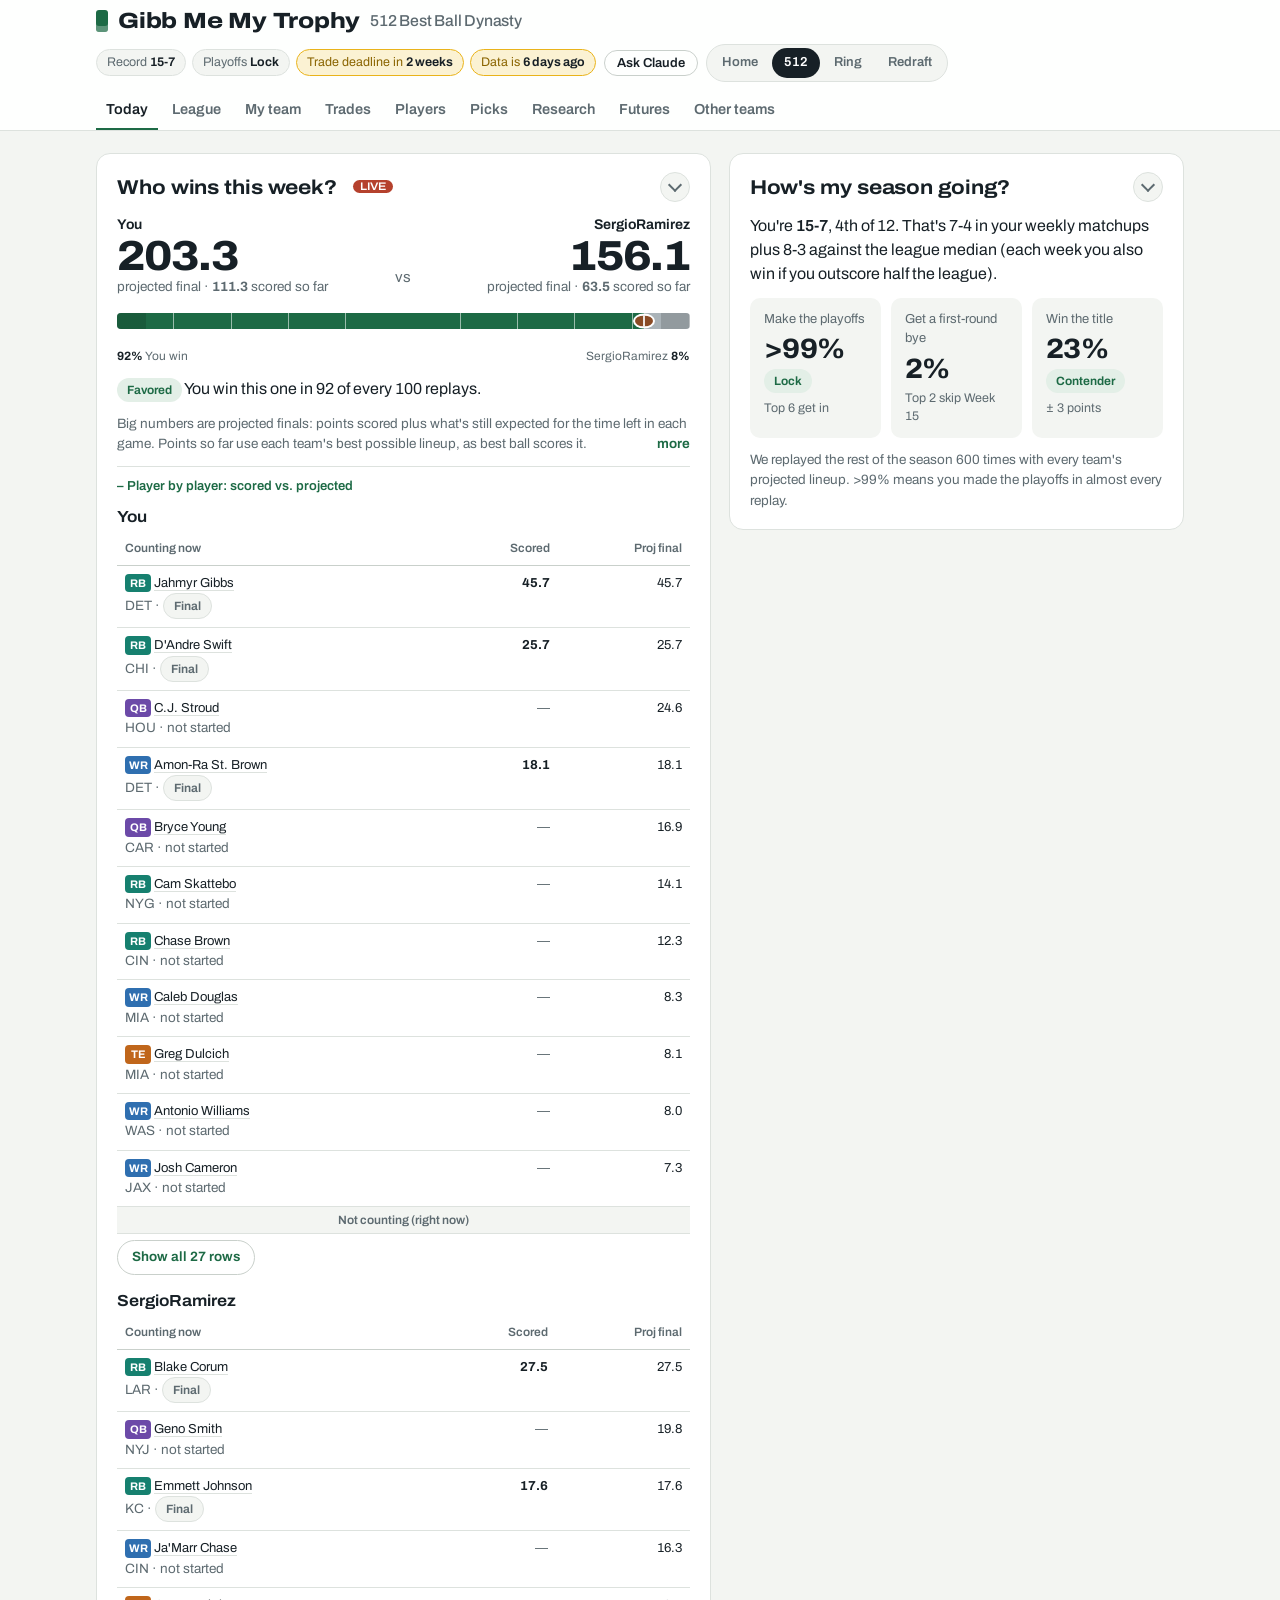
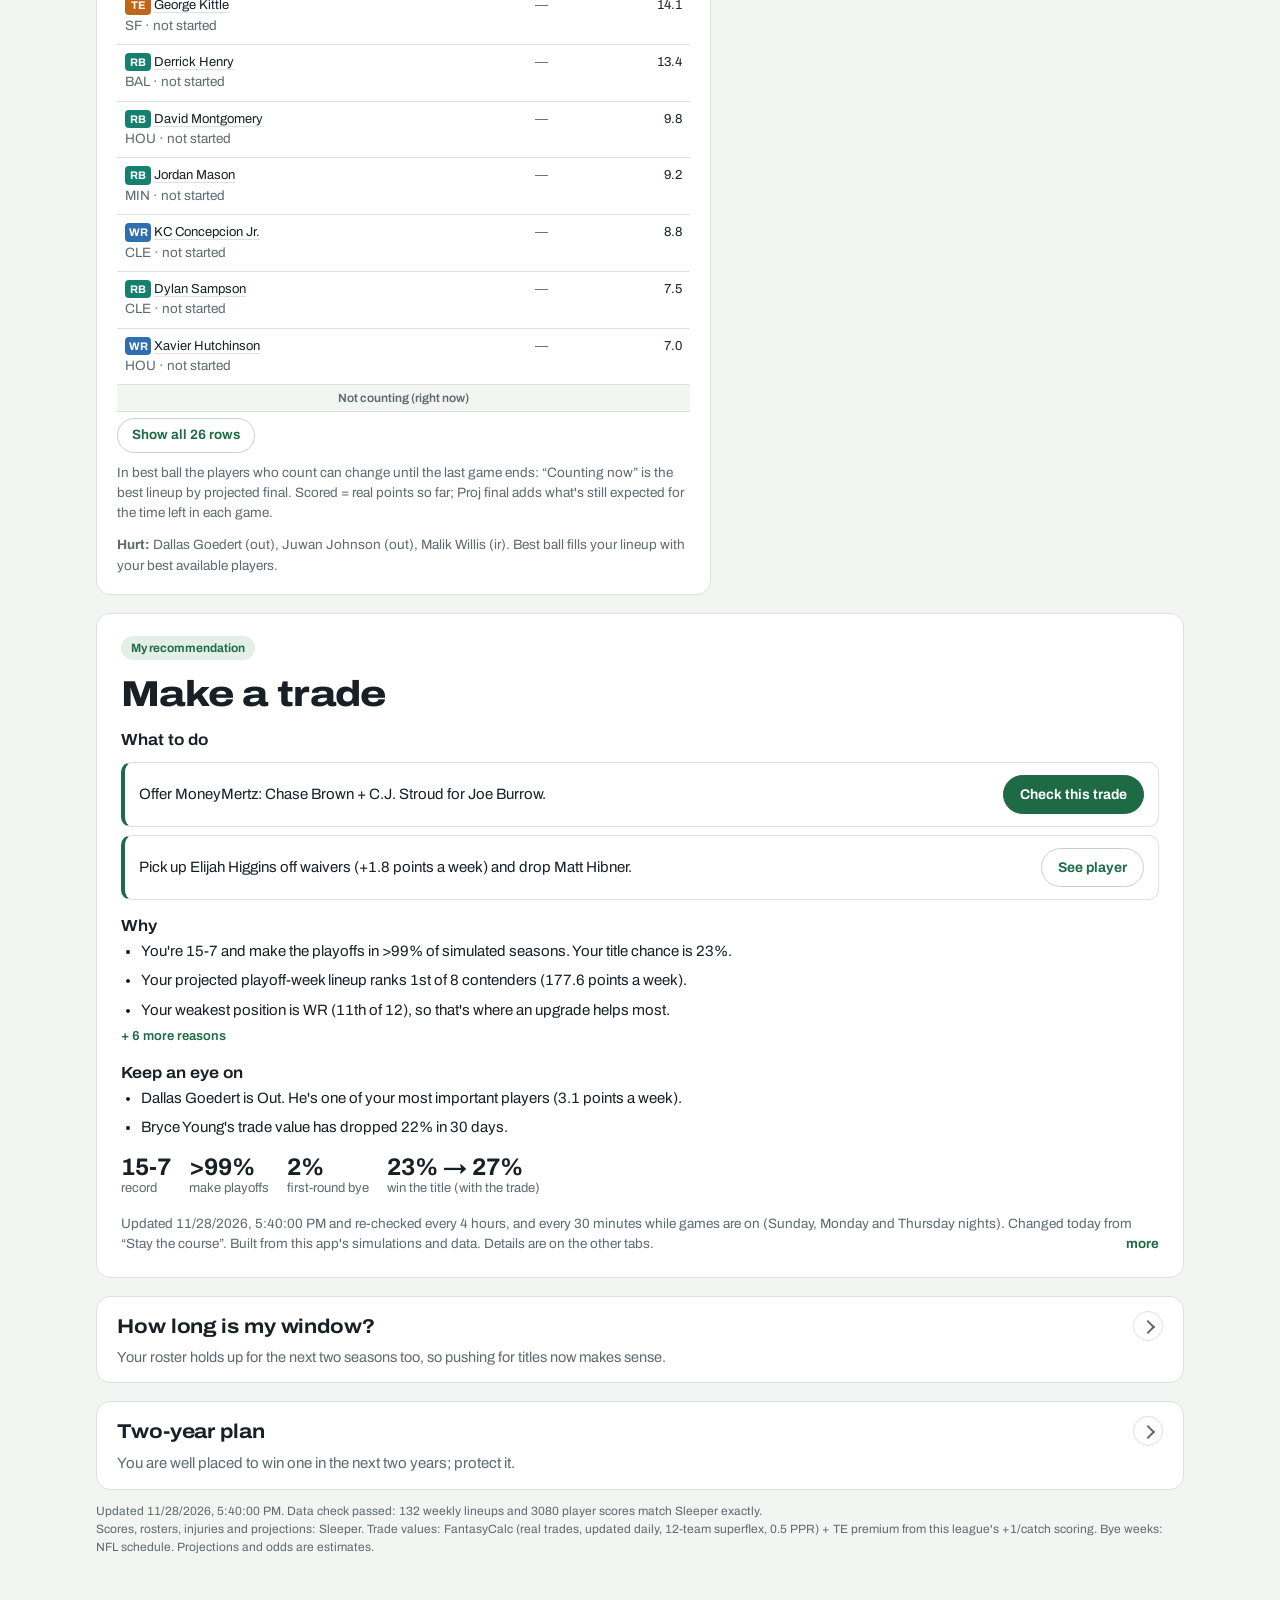
<file: docs/index.html>
<!doctype html>
<html lang="en">
<head>
<meta charset="utf-8">
<meta name="viewport" content="width=device-width,initial-scale=1,viewport-fit=cover">
<title>Dynasty HQ</title>
<link rel="preconnect" href="https://fonts.googleapis.com">
<link rel="preconnect" href="https://fonts.gstatic.com" crossorigin>
<link rel="stylesheet" href="https://fonts.googleapis.com/css2?family=Archivo:wdth,wght@62..125,400..800&display=swap">
<style>
:root{
  --bg:#f3f5f7; --panel:#ffffff; --ink:#14212b; --muted:#5b6b78; --line:#d9e0e6;
  --accent:#0076b6; --s1:#0076b6; --s2:#c46a1a; --accent-soft:#e3f0f8; --silver:#a5acaf;
  --good:#1f8a4c; --good-soft:#e2f3e8; --bad:#c2402f; --bad-soft:#f8e4e1; --warn:#b7791f; --warn-soft:#f7eedb;
  --f-display:'Barlow Condensed',Impact,'Arial Narrow',sans-serif;
  --f-body:'IBM Plex Sans',system-ui,-apple-system,'Segoe UI',sans-serif;
  --f-mono:'IBM Plex Mono',ui-monospace,Menlo,Consolas,monospace;
}
@media (prefers-color-scheme: dark){:root:not([data-theme="light"]){
  --bg:#0d151c; --panel:#15212b; --ink:#e6edf2; --muted:#93a3b0; --line:#25343f;
  --accent:#3aa0e0; --s1:#2f93d1; --s2:#d07e33; --accent-soft:#16324a; --silver:#7d878c;
  --good:#46c07a; --good-soft:#163525; --bad:#ec6f5c; --bad-soft:#3d1d19; --warn:#e0a84a; --warn-soft:#3a2d14; color-scheme:dark}}
:root[data-theme="dark"]{
  --bg:#0d151c; --panel:#15212b; --ink:#e6edf2; --muted:#93a3b0; --line:#25343f;
  --accent:#3aa0e0; --s1:#2f93d1; --s2:#d07e33; --accent-soft:#16324a; --silver:#7d878c;
  --good:#46c07a; --good-soft:#163525; --bad:#ec6f5c; --bad-soft:#3d1d19; --warn:#e0a84a; --warn-soft:#3a2d14; color-scheme:dark}
*{box-sizing:border-box}
[hidden]{display:none!important}
body{background:var(--bg);color:var(--ink);font-family:var(--f-body);font-size:14px;line-height:1.45}
body::before{content:"";position:fixed;inset:0 0 auto;height:env(safe-area-inset-top,0px);z-index:10;background:var(--ink)}
.wrap{max-width:1180px;margin:0 auto;padding-left:max(16px,env(safe-area-inset-left,0px));padding-right:max(16px,env(safe-area-inset-right,0px));padding-block:0 48px}
header.board{position:sticky;top:env(safe-area-inset-top,0px);z-index:5;background:var(--ink);color:#fff}
@media (prefers-color-scheme: dark){:root:not([data-theme="light"]) header.board{background:#0a1117}}
:root[data-theme="dark"] header.board{background:#0a1117}
.board-in{max-width:1180px;margin:0 auto;padding-left:max(16px,env(safe-area-inset-left,0px));padding-right:max(16px,env(safe-area-inset-right,0px));padding-block:12px 0;display:flex;flex-direction:column;gap:10px}
.brand{display:flex;align-items:flex-end;justify-content:space-between;gap:12px;flex-wrap:wrap}
.brand h1{font-family:var(--f-display);font-weight:700;font-size:30px;letter-spacing:.02em;margin:0;line-height:1;text-transform:uppercase}
.brand h1 span{color:#5cb8ea}
.chips{display:flex;gap:6px;flex-wrap:wrap}
.chip{font-family:var(--f-mono);font-size:12px;padding:3px 8px;border:1px solid rgba(255,255,255,.22);border-radius:3px;color:#dfe8ee;white-space:nowrap}
.chip b{color:#fff;font-weight:500}
nav.tabs{display:flex;gap:2px;overflow-x:auto;scrollbar-width:none}
nav.tabs button{font-family:var(--f-display);font-size:17px;font-weight:600;letter-spacing:.04em;text-transform:uppercase;background:none;border:0;color:#9fb3c1;padding:8px 12px 9px;border-bottom:3px solid transparent;cursor:pointer;white-space:nowrap}
nav.tabs button[aria-selected="true"]{color:#fff;border-bottom-color:#5cb8ea}
nav.tabs button:focus-visible{outline:2px solid #5cb8ea;outline-offset:-2px}
main section{display:flex;flex-direction:column;gap:16px;padding-top:18px}
h2{font-family:var(--f-display);font-size:24px;font-weight:700;text-transform:uppercase;letter-spacing:.03em;margin:0;text-wrap:balance}
h3{font-family:var(--f-display);font-size:18px;font-weight:600;text-transform:uppercase;letter-spacing:.04em;margin:0}
.lede{color:var(--muted);max-width:68ch;margin:4px 0 0}
.panel{background:var(--panel);border:1px solid var(--line);border-radius:6px;padding:14px;min-width:0}
.grid2{display:grid;grid-template-columns:repeat(auto-fit,minmax(300px,1fr));gap:16px}
.grid3{display:grid;grid-template-columns:repeat(auto-fit,minmax(220px,1fr));gap:12px}
.row{display:flex;gap:10px;flex-wrap:wrap;align-items:center}
label.lab{font-size:11px;letter-spacing:.08em;text-transform:uppercase;color:var(--muted);font-weight:600}
select,input[type=search]{font:inherit;background:var(--panel);color:var(--ink);border:1px solid var(--line);border-radius:4px;padding:6px 8px;max-width:100%}
.seg{display:inline-flex;border:1px solid var(--line);border-radius:4px;overflow:hidden}
.seg button{font:inherit;font-size:13px;border:0;background:var(--panel);color:var(--muted);padding:5px 10px;cursor:pointer}
.seg button[aria-pressed="true"]{background:var(--accent);color:#fff}
.btn{font:inherit;font-weight:600;font-size:13px;border:1px solid var(--accent);background:var(--accent);color:#fff;border-radius:4px;padding:6px 12px;cursor:pointer}
.btn.ghost{background:transparent;color:var(--accent)}
.btn:focus-visible,.seg button:focus-visible,select:focus-visible,input:focus-visible{outline:2px solid var(--accent);outline-offset:2px}
.pick-list{display:flex;flex-direction:column;max-height:340px;overflow:auto;border:1px solid var(--line);border-radius:4px}
.pick-list label{display:grid;grid-template-columns:18px 30px 1fr auto;gap:8px;align-items:center;padding:5px 8px;border-bottom:1px solid var(--line);cursor:pointer;font-size:13px}
.pick-list label:last-child{border-bottom:0}
.pick-list label:has(input:checked){background:var(--accent-soft)}
.pos{font-family:var(--f-mono);font-size:11px;font-weight:500;text-align:center;border-radius:3px;padding:1px 0;color:#fff}
.pos.QB{background:#7a4fb3}.pos.RB{background:#1f8a7a}.pos.WR{background:#0076b6}.pos.TE{background:#c46a1a}.pos.PK{background:var(--silver)}
.num{font-family:var(--f-mono);font-variant-numeric:tabular-nums}
.muted{color:var(--muted)}
.small{font-size:12px}
.stat{display:flex;flex-direction:column;gap:2px;padding:10px 12px;border:1px solid var(--line);border-radius:6px;background:var(--panel)}
.stat .k{font-size:11px;text-transform:uppercase;letter-spacing:.08em;color:var(--muted);font-weight:600}
.stat .v{font-family:var(--f-display);font-size:30px;font-weight:700;line-height:1}
.stat .s{font-size:12px;color:var(--muted)}
.pos-v{color:var(--good)}.neg-v{color:var(--bad)}
.verdict{display:inline-flex;align-items:center;gap:8px;font-family:var(--f-display);font-weight:700;font-size:22px;text-transform:uppercase;letter-spacing:.03em;padding:6px 12px;border-radius:4px}
.v-win{background:var(--good-soft);color:var(--good)}.v-bad{background:var(--bad-soft);color:var(--bad)}.v-mid{background:var(--warn-soft);color:var(--warn)}.v-info{background:var(--accent-soft);color:var(--accent)}
.tag{display:inline-block;font-size:11px;font-weight:600;padding:1px 6px;border-radius:3px;text-transform:uppercase;letter-spacing:.04em}
.t-core{background:var(--good-soft);color:var(--good)}.t-depth{background:var(--accent-soft);color:var(--accent)}.t-exp{background:var(--warn-soft);color:var(--warn)}
.tbl-wrap{overflow-x:auto;min-width:0}
table{border-collapse:collapse;width:100%;font-size:13px}
th{text-align:left;font-size:11px;letter-spacing:.06em;text-transform:uppercase;color:var(--muted);font-weight:600;border-bottom:2px solid var(--line);padding:6px 8px;white-space:nowrap;cursor:default}
th.sortable{cursor:pointer}
td{border-bottom:1px solid var(--line);padding:6px 8px;vertical-align:top}
td.r,th.r{text-align:right}
tr.hl td{background:var(--accent-soft)}
svg text{fill:var(--muted);font-family:var(--f-mono);font-size:10px}
.note{font-size:12px;color:var(--muted);border-left:3px solid var(--line);padding-left:10px;max-width:80ch}
.deal{display:flex;flex-direction:column;gap:6px;padding:10px;border:1px solid var(--line);border-radius:6px}
.deal .sides{display:grid;grid-template-columns:1fr auto 1fr;gap:8px;align-items:center}
.deal .arrow{color:var(--muted);font-family:var(--f-mono)}
.needbar{display:grid;grid-template-columns:28px 1fr 46px;gap:6px;align-items:center;font-size:12px}
.needbar .bar{height:8px;background:var(--line);border-radius:4px;overflow:hidden}
.needbar .bar i{display:block;height:100%;background:var(--accent)}
.status{font-size:12px;color:var(--muted)}
@media (max-width:560px){.brand h1{font-size:24px}.stat .v{font-size:24px}.deal .sides{grid-template-columns:1fr}.deal .arrow{display:none}}
@media (prefers-reduced-motion:reduce){*{transition:none!important}}

html{-webkit-text-size-adjust:100%}
body{margin:0}
:root{padding-top:env(safe-area-inset-top,0px);padding-bottom:env(safe-area-inset-bottom,0px)}
.chip-warn{border-color:#e0a84a;color:#f3d29a}
.hero{display:grid;grid-template-columns:repeat(auto-fit,minmax(300px,1fr));gap:16px}
.hero-card{background:var(--panel);border:1px solid var(--line);border-radius:6px;padding:14px;display:flex;flex-direction:column;gap:10px;min-width:0}
.hero-row{display:flex;justify-content:space-between;align-items:flex-end;gap:12px;flex-wrap:wrap}
.big{font-family:var(--f-display);font-weight:700;font-size:40px;line-height:1}
.odds{display:flex;gap:16px}
.odds div{display:flex;flex-direction:column;align-items:flex-end}
.odds b{font-family:var(--f-display);font-size:26px;line-height:1;color:var(--accent)}
.odds span{font-size:11px;text-transform:uppercase;letter-spacing:.06em;color:var(--muted)}
.vs{display:grid;grid-template-columns:1fr auto 1fr;gap:10px;align-items:end}
.vs .tn{font-weight:600;font-size:13px}
.vsx{font-family:var(--f-display);color:var(--muted);font-size:18px;padding-bottom:6px}
.wpbar{height:10px;border-radius:5px;background:var(--silver);overflow:hidden}
.wpbar.thin{height:6px}
.wpbar i{display:block;height:100%;background:var(--accent)}
.alerts{border-top:1px solid var(--line);padding-top:8px;display:flex;flex-direction:column;gap:3px}
.meter{display:inline-block;width:56px;height:6px;border-radius:3px;background:var(--line);overflow:hidden;margin-right:6px;vertical-align:middle}
.meter i{display:block;height:100%;background:var(--accent)}
.matchups{display:grid;grid-template-columns:repeat(auto-fit,minmax(240px,1fr));gap:10px}
.mu{border:1px solid var(--line);border-radius:6px;padding:10px;display:flex;flex-direction:column;gap:6px}
.mu.mine{border-color:var(--accent);background:var(--accent-soft)}
.mu-r{display:flex;justify-content:space-between;gap:8px;font-size:13px}
[data-sub-panel][hidden]{display:none!important}
.feed{display:flex;flex-direction:column;gap:6px}
.al{display:grid;grid-template-columns:auto 1fr;gap:8px;align-items:start;font-size:13px;padding:6px 0;border-bottom:1px solid var(--line)}
.al:last-child{border-bottom:0}
.al .tag{margin-top:1px}
.brief h4{font-family:var(--f-display);font-size:16px;text-transform:uppercase;letter-spacing:.04em;margin:10px 0 4px}
.brief p{margin:2px 0}.brief ul{margin:2px 0;padding-left:18px}
.heat td.c{text-align:center;font-family:var(--f-mono);font-size:12px}
.heat .top{background:var(--good-soft);color:var(--good)}.heat .bot{background:var(--bad-soft);color:var(--bad)}
.tx{border:1px solid var(--line);border-radius:6px;padding:10px;display:flex;flex-direction:column;gap:8px}
.tx.mine{border-color:var(--accent)}
.tx-sides{display:grid;grid-template-columns:1fr 1fr;gap:10px}
.tx-side{display:flex;flex-direction:column;gap:3px;font-size:13px;min-width:0}
.flag{display:flex;flex-direction:column;gap:4px;padding:10px;border:1px solid var(--line);border-radius:6px}
.flag-h{display:flex;justify-content:space-between;align-items:center;gap:8px;flex-wrap:wrap}
textarea{font:inherit;background:var(--panel);color:var(--ink);border:1px solid var(--line);border-radius:4px;padding:8px;width:100%;min-height:64px;resize:vertical}
textarea:focus-visible{outline:2px solid var(--accent);outline-offset:2px}
.btn-hdr{font-family:var(--f-display);font-size:15px;font-weight:600;letter-spacing:.05em;text-transform:uppercase;background:#5cb8ea;color:#0a1117;border:0;border-radius:3px;padding:3px 10px;cursor:pointer}
dialog{border:1px solid var(--line);border-radius:8px;background:var(--panel);color:var(--ink);padding:16px;width:min(640px,calc(100vw - 32px));max-height:calc(100vh - 48px)}
dialog::backdrop{background:rgba(5,10,15,.55)}
.mgr{display:flex;flex-direction:column;gap:8px}
.kv{display:grid;grid-template-columns:auto minmax(0,1fr);gap:3px 12px;font-size:13px}
.kv>span:nth-child(odd){color:var(--muted)}
.spark{vertical-align:middle}
/* manager layer */
.todo{border:1px solid var(--warn);background:var(--warn-soft);border-radius:6px;padding:10px 14px;display:flex;flex-direction:column;gap:4px}
.todo h3{color:var(--warn)}
tr.cut td{border-bottom:2px dashed var(--accent)}
tr.cut-bye td{border-bottom:2px solid var(--good)}
.live{display:inline-block;font-family:var(--f-mono);font-size:11px;font-weight:600;color:#fff;background:var(--bad);border-radius:3px;padding:0 5px;margin-left:6px;vertical-align:middle}
.pl{background:none;border:0;padding:0;font:inherit;color:inherit;cursor:pointer;text-align:left;text-decoration:underline;text-decoration-color:var(--line);text-underline-offset:3px}
.pl:hover{text-decoration-color:var(--accent)}
.pl:focus-visible{outline:2px solid var(--accent);outline-offset:2px}
.gl{display:grid;grid-template-columns:repeat(auto-fill,minmax(54px,1fr));gap:4px}
.gl div{border:1px solid var(--line);border-radius:4px;padding:4px;text-align:center;font-family:var(--f-mono);font-size:12px}
.gl div small{display:block;color:var(--muted);font-size:10px}
.gl .ct{background:var(--good-soft);border-color:var(--good)}
.gl .bye{color:var(--muted);background:var(--bg)}
.hole{color:var(--bad);font-weight:600}
/* plain-English layer */
.takeaway{background:var(--accent-soft);border:1px solid var(--line);border-radius:6px;padding:12px 14px;font-size:15px;line-height:1.5;max-width:none}
.takeaway b{color:var(--ink)}
.explain{font-size:12.5px;color:var(--muted);margin:2px 0 10px;max-width:90ch}
.legend{display:flex;flex-wrap:wrap;gap:6px 14px;font-size:12px;color:var(--muted);margin-bottom:8px}
.guide dl{display:grid;grid-template-columns:minmax(110px,auto) 1fr;gap:8px 14px;margin:0;font-size:13px}
.guide dt{font-weight:600}.guide dd{margin:0;color:var(--muted)}
.guide h4{font-family:var(--f-display);font-size:16px;text-transform:uppercase;letter-spacing:.04em;margin:14px 0 6px}
@media (max-width:560px){.guide dl{grid-template-columns:1fr}.guide dd{margin-bottom:6px}}
@media (max-width:560px){.tx-sides{grid-template-columns:1fr}}.bd-cols{grid-template-columns:minmax(0,1fr) minmax(0,1fr)}.vr>span:first-child{min-width:0;overflow-wrap:anywhere}@media (max-width:420px){.bd-cols{grid-template-columns:minmax(0,1fr)}}

/* ---------- plain-language layout: every card asks a question and answers it first ---------- */
.card{background:var(--panel);border:1px solid var(--line);border-radius:8px;padding:16px;display:flex;flex-direction:column;gap:12px;min-width:0}
.card>h2,.card>header h2{font-size:21px}
.answer{font-size:16px;line-height:1.5;margin:0;max-width:75ch}
.answer b{font-weight:600}
.sub{font-size:13px;color:var(--muted);margin:0}
.word{display:inline-flex;align-items:center;font-size:12px;font-weight:600;letter-spacing:.03em;text-transform:uppercase;padding:2px 8px;border-radius:99px;white-space:nowrap}
.w-good{background:var(--good-soft);color:var(--good)}.w-mid{background:var(--warn-soft);color:var(--warn)}.w-bad{background:var(--bad-soft);color:var(--bad)}.w-info{background:var(--accent-soft);color:var(--accent)}.w-plain{background:var(--bg);color:var(--muted);border:1px solid var(--line)}
.tiles{display:grid;grid-template-columns:repeat(auto-fit,minmax(180px,1fr));gap:10px}
.tile{border:1px solid var(--line);border-radius:8px;padding:12px;display:flex;flex-direction:column;gap:6px}
.tile .t-label{font-size:13px;color:var(--muted)}
.tile .t-big{font-family:var(--f-display);font-weight:700;font-size:34px;line-height:1}
.tile .t-note{font-size:12.5px;color:var(--muted)}
details.more{border-top:1px solid var(--line);padding-top:10px}
details.more>summary{cursor:pointer;font-size:13px;font-weight:600;color:var(--accent);list-style:none}
details.more>summary::-webkit-details-marker{display:none}
details.more>summary::before{content:"＋ "}
details.more[open]>summary::before{content:"－ "}
details.more>div{margin-top:10px;display:flex;flex-direction:column;gap:10px}
tr.sep td{background:var(--bg);color:var(--muted);font-size:12px;font-weight:600;text-align:center;padding:4px;border-bottom:1px solid var(--line)}
.bar2{display:flex;align-items:center;gap:8px}
.bar2 .track{flex:1;min-width:50px;max-width:140px;height:8px;border-radius:4px;background:var(--line);overflow:hidden}
.bar2 .track i{display:block;height:100%;background:var(--accent)}
.vsrow{display:grid;grid-template-columns:1fr auto 1fr;gap:12px;align-items:end}
.vsrow .nm{font-weight:600;font-size:14px}
.vsrow .sc{font-family:var(--f-display);font-weight:700;font-size:40px;line-height:1}
.list{display:flex;flex-direction:column}
.li{display:grid;grid-template-columns:minmax(0,1fr) auto;gap:4px 12px;padding:10px 0;border-bottom:1px solid var(--line);align-items:start}
.li:last-child{border-bottom:0}
.li .main{display:flex;flex-direction:column;gap:3px;min-width:0}
.li .right{text-align:right;display:flex;flex-direction:column;align-items:flex-end;gap:3px}
.li .why{font-size:13px;color:var(--muted)}
.grp-h{display:flex;justify-content:space-between;align-items:baseline;gap:8px;flex-wrap:wrap;margin-top:6px}
.grp-h h3{font-size:17px}
.big2{font-family:var(--f-display);font-weight:700;font-size:20px}
.tabsub{display:flex;gap:6px;flex-wrap:wrap}
.tabsub button{font:inherit;font-size:14px;font-weight:600;border:1px solid var(--line);background:var(--panel);color:var(--muted);padding:7px 12px;border-radius:99px;cursor:pointer}
.tabsub button[aria-pressed="true"]{background:var(--ink);border-color:var(--ink);color:var(--bg)}
.tabsub button:focus-visible{outline:2px solid var(--accent);outline-offset:2px}
.todo{border:1px solid var(--warn);background:var(--warn-soft);border-radius:8px;padding:12px 16px;display:flex;flex-direction:column;gap:6px}
.todo h2{font-size:18px;color:var(--warn)}
.live{display:inline-block;font-family:var(--f-mono);font-size:11px;font-weight:600;color:#fff;background:var(--bad);border-radius:3px;padding:0 5px;margin-left:6px;vertical-align:middle}
.pl{background:none;border:0;padding:0;font:inherit;color:inherit;cursor:pointer;text-align:left;text-decoration:underline;text-decoration-color:var(--line);text-underline-offset:3px}
.pl:hover{text-decoration-color:var(--accent)}
.pl:focus-visible{outline:2px solid var(--accent);outline-offset:2px}
.gl{display:grid;grid-template-columns:repeat(auto-fill,minmax(54px,1fr));gap:4px}
.gl div{border:1px solid var(--line);border-radius:4px;padding:4px;text-align:center;font-family:var(--f-mono);font-size:12px}
.gl div small{display:block;color:var(--muted);font-size:10px}
.gl .ct{background:var(--good-soft);border-color:var(--good)}
.gl .bye{color:var(--muted);background:var(--bg)}
.heat td.c{text-align:center;font-size:13px;font-weight:600}
.heat .top{background:var(--good-soft);color:var(--good)}.heat .bot{background:var(--bad-soft);color:var(--bad)}
.tx{border:1px solid var(--line);border-radius:8px;padding:12px;display:flex;flex-direction:column;gap:8px}
.tx.mine{border-color:var(--accent)}
.tx-sides{display:grid;grid-template-columns:1fr 1fr;gap:12px}
.tx-side{display:flex;flex-direction:column;gap:3px;font-size:14px;min-width:0}
textarea{font:inherit;background:var(--panel);color:var(--ink);border:1px solid var(--line);border-radius:6px;padding:10px;width:100%;min-height:60px;resize:vertical}
textarea:focus-visible{outline:2px solid var(--accent);outline-offset:2px}
.switch{display:inline-flex;border:1px solid rgba(255,255,255,.25);border-radius:4px;overflow:hidden}.switch a{font-family:var(--f-display);font-weight:600;font-size:14px;letter-spacing:.05em;text-transform:uppercase;color:#cfe0ea;text-decoration:none;padding:3px 10px}.switch a[aria-current="page"]{background:#5cb8ea;color:#0a1117}
.btn-hdr{font-family:var(--f-display);font-size:15px;font-weight:600;letter-spacing:.05em;text-transform:uppercase;background:#5cb8ea;color:#0a1117;border:0;border-radius:3px;padding:3px 10px;cursor:pointer}
dialog{border:1px solid var(--line);border-radius:10px;background:var(--panel);color:var(--ink);padding:16px;width:min(640px,calc(100vw - 32px));max-height:calc(100vh - 48px)}
dialog::backdrop{background:rgba(5,10,15,.55)}
.kv{display:grid;grid-template-columns:auto minmax(0,1fr);gap:4px 12px;font-size:14px}
.kv>span:nth-child(odd){color:var(--muted)}
.hole{color:var(--bad);font-weight:600}
.step{font-size:12px;font-weight:600;color:var(--muted);text-transform:uppercase;letter-spacing:.06em}
/* recommendation */
.advice{gap:16px;padding:20px}
.advice .verdict-h{font-family:var(--f-display);font-weight:700;font-size:40px;line-height:1.05;text-transform:uppercase;letter-spacing:.02em;margin:0}
.advice .lead{font-size:17px;line-height:1.55;margin:0;max-width:70ch}
.advice h3{font-size:16px;margin-bottom:4px}
.advice ul{margin:0;padding-left:20px;display:flex;flex-direction:column;gap:6px;max-width:75ch}
.advice .move{display:flex;justify-content:space-between;align-items:center;gap:12px;flex-wrap:wrap;border:1px solid var(--line);border-left:4px solid var(--accent);border-radius:8px;padding:12px 14px;font-size:15px}
.advice .move.todo{border-left-color:var(--warn)}
.advice .stripe{display:flex;gap:18px;flex-wrap:wrap;font-size:13px;color:var(--muted)}
.advice .stripe b{font-family:var(--f-display);font-size:24px;color:var(--ink);display:block;line-height:1}
.vtag{display:inline-block;font-size:12px;font-weight:700;letter-spacing:.06em;text-transform:uppercase;padding:3px 10px;border-radius:99px}
/* trade breakdown */
.bd{display:grid;grid-template-columns:minmax(0,1fr) minmax(0,2fr);gap:10px}
.bd-box{border:1px solid var(--line);border-radius:8px;padding:12px;display:flex;flex-direction:column;gap:6px;min-width:0}
.bd-cols{display:grid;grid-template-columns:minmax(0,1fr) minmax(0,1fr);gap:12px}
.vr{display:flex;justify-content:space-between;gap:8px;font-size:13px;padding:2px 0;border-bottom:1px dotted var(--line)}
.vr>span:last-child{font-family:var(--f-mono);white-space:nowrap}
.vr.tot{border-bottom:0;font-weight:600;border-top:1px solid var(--ink);margin-top:2px;padding-top:4px}
.vbar{display:flex;flex-direction:column;gap:3px}
.vbar div{display:flex;align-items:center;gap:6px;font-size:11px;color:var(--muted)}
.vbar i{display:block;height:8px;border-radius:4px}
.legend3{display:grid;grid-template-columns:auto repeat(3,minmax(0,1fr));gap:4px;font-size:12px;align-items:stretch}
.legend3>div{padding:6px;border-radius:6px;text-align:center;display:flex;align-items:center;justify-content:center}
.legend3 .h{font-weight:600;color:var(--muted);background:none}
.ruler{position:relative;height:56px;margin:8px 6px 0}
.ruler .track{position:absolute;left:0;right:0;top:22px;height:6px;border-radius:3px;background:linear-gradient(90deg,var(--line),var(--accent))}
.ruler .mk{position:absolute;top:0;transform:translateX(-50%);display:flex;flex-direction:column;align-items:center;font-size:11px;white-space:nowrap}
.ruler .mk b{font-size:12px}
.ruler .mk i{width:2px;height:12px;background:var(--ink);margin:2px 0 14px}
@media (max-width:700px){.bd{grid-template-columns:minmax(0,1fr)}}
.vr>span:first-child{flex:1 1 auto;min-width:0;overflow-wrap:anywhere}.vr>span:last-child{flex:0 0 auto}.bd-box{min-width:0}
@media (max-width:560px){.tx-sides{grid-template-columns:1fr}.vsrow .sc{font-size:32px}.tile .t-big{font-size:28px}}
.wpbar{cursor:help}.wpcap{display:flex;justify-content:space-between;gap:8px;font-size:11.5px;color:var(--muted);margin-top:3px}.wpcap b{color:var(--ink);font-weight:600}

/* ==========================================================================
   Theme: "sideline" — loaded last on every page.
   Chalk paper, ink type, turf green for you, penalty-flag yellow for things to act on.
   One family (Archivo), width axis does the work: wide for headings, normal for text.
   The one loud element is the field bar: win chance drawn as a football field.
   ========================================================================== */
:root{
  --bg:#f3f5f2; --panel:#ffffff; --ink:#172026; --muted:#5d6a70; --line:#dde2de; --line2:#c9d0cb;
  --accent:#1d6a45; --accent-ink:#ffffff; --accent-soft:#e3efe7;
  --good:#1d6a45; --good-soft:#e3efe7;
  --bad:#b5412d; --bad-soft:#f7e3dd;
  --warn:#8a6400; --flag:#e9b31b; --warn-soft:#fbf2d3;
  --opp:#aab3b8; --ball:#8a4b25;
  --s1:#1d6a45; --s2:#c4801b; --silver:#aab3b8;
  --f-display:'Archivo',system-ui,-apple-system,'Segoe UI',sans-serif;
  --f-body:'Archivo',system-ui,-apple-system,'Segoe UI',sans-serif;
  --f-mono:'Archivo',system-ui,sans-serif;
  --r-lg:14px; --r-md:10px; --r-sm:6px;
}
@media (prefers-color-scheme: dark){:root:not([data-theme="light"]){
  --bg:#0f1512; --panel:#161e1a; --ink:#e6ece8; --muted:#97a59d; --line:#26312b; --line2:#34413a;
  --accent:#4fb882; --accent-ink:#0b1410; --accent-soft:#183326;
  --good:#4fb882; --good-soft:#183326; --bad:#e8735c; --bad-soft:#3a1d17;
  --warn:#f0c449; --flag:#f0c449; --warn-soft:#30280f;
  --opp:#4a5650; --ball:#c47a45; --s1:#4fb882; --s2:#e0a44a; --silver:#4a5650; color-scheme:dark}}
:root[data-theme="dark"]{
  --bg:#0f1512; --panel:#161e1a; --ink:#e6ece8; --muted:#97a59d; --line:#26312b; --line2:#34413a;
  --accent:#4fb882; --accent-ink:#0b1410; --accent-soft:#183326;
  --good:#4fb882; --good-soft:#183326; --bad:#e8735c; --bad-soft:#3a1d17;
  --warn:#f0c449; --flag:#f0c449; --warn-soft:#30280f;
  --opp:#4a5650; --ball:#c47a45; --s1:#4fb882; --s2:#e0a44a; --silver:#4a5650; color-scheme:dark}

body{font-family:var(--f-body);font-size:15px;line-height:1.5;background:var(--bg);color:var(--ink);font-variant-numeric:tabular-nums;-webkit-font-smoothing:antialiased}
body::before{background:var(--panel)}
::selection{background:var(--accent-soft)}
a{color:var(--accent)}

/* ---------- type: sentence case everywhere, width carries the hierarchy ---------- */
h1,h2,h3,h4,.verdict,.verdict-h,.brief h4,.guide h4,.step,.word,.vtag,.tag,th,label.lab,.stat .k,.odds span,.kvs span,nav.tabs button,.switch a,.btn-hdr{text-transform:none!important;letter-spacing:0!important}
h2{font-family:var(--f-display);font-stretch:112%;font-weight:700;font-size:21px;line-height:1.2;letter-spacing:-.005em!important}
h3{font-family:var(--f-display);font-stretch:108%;font-weight:650;font-size:16px;line-height:1.25}
.card>h2,.card>header h2{font-size:20px}
.num,.big,.big2,.sc,.t-big,.stat .v,.odds b,.kvs b,.verdict-h,.advice .stripe b{font-family:var(--f-display);font-variant-numeric:tabular-nums}
.sub,.explain,.lede{color:var(--muted)}
.sub{font-size:13.5px}
.answer{font-size:16px}
.small{font-size:12.5px}
th{font-size:12px;font-weight:600;color:var(--muted);border-bottom:1px solid var(--line2);padding:8px}
td{padding:8px;border-bottom:1px solid var(--line)}
tr.hl td{background:var(--accent-soft)}
table{font-size:14px}
svg text{font-family:var(--f-body);font-size:10.5px}

/* ---------- app bar ---------- */
header.board{background:color-mix(in srgb,var(--panel) 92%,transparent);color:var(--ink);border-bottom:1px solid var(--line);backdrop-filter:saturate(1.4) blur(10px);-webkit-backdrop-filter:saturate(1.4) blur(10px)}
:root[data-theme="dark"] header.board{background:color-mix(in srgb,var(--panel) 92%,transparent)}
@media (prefers-color-scheme: dark){:root:not([data-theme="light"]) header.board{background:color-mix(in srgb,var(--panel) 92%,transparent)}}
.board-in{padding-block:10px 0;gap:8px;max-width:1120px}
.wrap{max-width:1120px}
.brand{align-items:center}
.brand h1{font-family:var(--f-display);font-stretch:118%;font-size:22px;font-weight:800;letter-spacing:-.01em!important;color:var(--ink);display:flex;align-items:center;gap:10px}
.brand h1::before{content:"";width:12px;height:22px;border-radius:3px;background:var(--accent);box-shadow:inset 0 -6px 0 rgba(255,255,255,.28);flex:none}
.brand h1 span{color:var(--muted);font-weight:500;font-stretch:100%}
.brand>.row{gap:8px!important}
.chips{gap:6px}
.chip{font-family:var(--f-body);font-size:12.5px;border:1px solid var(--line);background:var(--bg);color:var(--muted);border-radius:99px;padding:3px 10px}
.chip b{color:var(--ink);font-weight:650}
.chip-warn{border-color:var(--flag);color:var(--warn);background:var(--warn-soft)}

/* league switcher: the app-level control, so it sits apart and reads as one segmented pill */
.switch{border:1px solid var(--line);border-radius:99px;background:var(--bg);padding:3px;gap:2px}
.switch a{font-family:var(--f-body);font-size:13px;font-weight:600;color:var(--muted);padding:5px 12px;border-radius:99px;text-decoration:none;transition:background .15s,color .15s}
.switch a:hover{color:var(--ink)}
.switch a[aria-current="page"]{background:var(--ink);color:var(--panel)}
.switch a:focus-visible{outline:2px solid var(--accent);outline-offset:2px}
.btn-hdr{font-family:var(--f-body);font-size:13px;font-weight:600;background:transparent;color:var(--ink);border:1px solid var(--line2);border-radius:99px;padding:5px 12px}
.btn-hdr:hover{border-color:var(--ink)}

/* section tabs */
nav.tabs{gap:4px;margin-top:2px;mask-image:linear-gradient(90deg,#000 92%,transparent);-webkit-mask-image:linear-gradient(90deg,#000 92%,transparent)}
nav.tabs button{font-family:var(--f-body);font-size:14.5px;font-weight:600;color:var(--muted);padding:9px 10px 11px;border-bottom:2px solid transparent;border-radius:0}
nav.tabs button:hover{color:var(--ink)}
nav.tabs button[aria-selected="true"]{color:var(--ink);border-bottom-color:var(--accent)}
nav.tabs button:focus-visible{outline:2px solid var(--accent);outline-offset:-2px;border-radius:6px}

main section{gap:18px;padding-top:22px}

/* ---------- surfaces ---------- */
.card,.panel,.hero-card{background:var(--panel);border:1px solid var(--line);border-radius:var(--r-lg);padding:18px 20px;box-shadow:none}
.tile,.stat,.mu,.tx,.deal,.flag,.bd-box{border-radius:var(--r-md);border-color:var(--line)}
.tile{background:var(--bg);border:0;padding:12px 14px}
.tile .t-label{font-size:13px}
.tile .t-big{font-size:32px;font-weight:750;font-stretch:105%;letter-spacing:-.02em}
.mu.mine,.tx.mine{border-color:var(--accent);background:var(--accent-soft)}
details.more{border-top:1px solid var(--line)}
details.more>summary{color:var(--accent);font-weight:600}
details.more>summary::before{content:"+ ";font-weight:700}
details.more[open]>summary::before{content:"– "}

/* ---------- pills, words, positions ---------- */
.word,.vtag{font-size:12px;font-weight:650;padding:3px 10px;border-radius:99px}
.w-mid{background:var(--warn-soft);color:var(--warn)}
.pos{font-family:var(--f-body);font-size:11px;font-weight:700;border-radius:4px;padding:1px 0}
.pos.QB{background:#6c4aa8}.pos.RB{background:#16806f}.pos.WR{background:#2f6fb0}.pos.TE{background:#c0661b}
.live{font-family:var(--f-body);background:var(--bad);border-radius:99px;padding:0 7px;font-size:11px}

/* ---------- buttons & inputs ---------- */
.btn{font-family:var(--f-body);font-size:14px;font-weight:650;background:var(--accent);border:1px solid var(--accent);color:var(--accent-ink);border-radius:99px;padding:8px 16px;transition:filter .15s}
.btn:hover{filter:brightness(1.08)}
.btn.ghost{background:transparent;color:var(--accent);border-color:var(--line2)}
.btn.ghost:hover{border-color:var(--accent)}
.seg,.tabsub{border-radius:99px}
.seg{border-color:var(--line);padding:2px;background:var(--bg)}
.seg button{border-radius:99px;background:transparent;font-weight:600}
.seg button[aria-pressed="true"]{background:var(--ink);color:var(--panel)}
.tabsub button{border-radius:99px;font-size:13.5px}
.tabsub button[aria-pressed="true"]{background:var(--ink);border-color:var(--ink);color:var(--panel)}
select,input[type=search],input[type=text],input[type=number],textarea{border-radius:var(--r-sm);border-color:var(--line2);padding:8px 10px;background:var(--panel)}
.pick-list{border-radius:var(--r-md)}

/* ---------- "Do this": the flag ---------- */
.todo{background:var(--panel);border:1px solid var(--line);border-left:6px solid var(--flag);border-radius:var(--r-lg);padding:16px 20px}
.todo h2,.todo h3{color:var(--ink)}
.todo h2::after{content:"";display:inline-block;width:14px;height:10px;margin-left:8px;background:var(--flag);clip-path:polygon(0 0,100% 0,78% 50%,100% 100%,0 100%);vertical-align:1px}
.todo ol{padding-left:22px;gap:8px}
.todo ol li::marker{font-weight:700;color:var(--muted)}
.advice{padding:22px 24px}
.advice .verdict-h{font-stretch:118%;font-size:36px;font-weight:800;letter-spacing:-.02em!important;text-transform:none!important}
.advice .move{border-left:4px solid var(--accent);border-radius:var(--r-md)}
.advice .move.todo{border-left-color:var(--flag)}
.advice ul{gap:7px}

/* ---------- the field bar: win chance as a football field ---------- */
.wpbar{position:relative;height:16px;border-radius:4px;background:var(--opp);overflow:visible;cursor:help;margin-top:4px}
.wpbar::before{content:"";position:absolute;inset:0;border-radius:4px;pointer-events:none;z-index:2;
  background:repeating-linear-gradient(90deg,transparent 0 calc(10% - 1px),rgba(255,255,255,.55) calc(10% - 1px) 10%)}
.wpbar::after{content:"";position:absolute;inset:0;border-radius:4px;pointer-events:none;z-index:2;
  background:linear-gradient(90deg,rgba(0,0,0,.14) 0 5%,transparent 5% 95%,rgba(0,0,0,.14) 95%)}
.wpbar i{position:relative;display:block;height:100%;background:var(--accent);border-radius:4px 0 0 4px;z-index:1;transition:width .6s cubic-bezier(.2,.8,.2,1)}
.wpbar i::after{content:"";position:absolute;right:-9px;top:50%;width:18px;height:11px;transform:translateY(-50%);border-radius:50%;z-index:3;
  background:var(--ball);box-shadow:0 0 0 2px var(--panel);
  background-image:linear-gradient(90deg,transparent 46%,rgba(255,255,255,.85) 46% 54%,transparent 54%)}
.wpbar.thin{height:8px}
.wpbar.thin i::after{display:none}
.wpcap{font-size:12px;margin-top:6px}
.wpcap b{font-weight:700}
@media (prefers-reduced-motion:reduce){.wpbar i{transition:none}}

/* scoreboard rows */
.vsrow .nm,.vs .tn{font-weight:650;font-size:14px}
.vsrow .sc{font-stretch:108%;font-weight:800;font-size:42px;letter-spacing:-.025em}
.vsx{font-family:var(--f-body);font-size:13px}
.kvs b,.odds b{font-stretch:105%;font-weight:750;color:var(--ink)}
.kvs span,.odds span{font-size:12px}

/* ---------- lists & tables ---------- */
.li{padding:12px 0}
.li .why{font-size:13.5px}
.vr>span:last-child{font-family:var(--f-body)}
.gl div{font-family:var(--f-body);border-radius:6px}
.bar2 .track,.needbar .bar,.meter{background:var(--line)}
.rng{background:var(--line)}
.lu .slot{font-family:var(--f-body);font-weight:600}
tr.chg td{background:var(--good-soft)}
.chip-l{border-radius:99px;padding:1px 8px;font-size:11.5px}
.takeaway{background:var(--accent-soft);border:0;border-radius:var(--r-md)}
.note{border-left-color:var(--line2)}
dialog{border-radius:var(--r-lg);padding:20px}
.footer{color:var(--muted)}

/* ---------- small screens ---------- */
@media (max-width:640px){
  .board-in{padding-top:8px}
  .brand{flex-direction:column;align-items:stretch;gap:8px}
  .brand h1{font-size:19px}
  .brand>.row{justify-content:space-between}
  .switch{order:-1;width:100%;justify-content:space-between}
  .switch a{flex:1;text-align:center;padding:6px 4px}
  .chips{order:2}
  .card,.panel,.todo{padding:16px}
  .advice{padding:18px}
  .advice .verdict-h{font-size:28px}
  .vsrow .sc{font-size:32px}
  nav.tabs button{font-size:14px;padding:8px 9px 10px}
}

/* ---------- league home: scoreboard first ---------- */
.scoreboard{display:grid;grid-template-columns:minmax(0,1.35fr) minmax(0,1fr);gap:18px;align-items:start}
.scoreboard>.card{height:100%}
.lineup{border-left:6px solid var(--flag)}
.lineup h2{font-size:19px}
@media (max-width:860px){.scoreboard{grid-template-columns:minmax(0,1fr)}}
.tile .word{align-self:flex-start}
.scoreboard>.card{height:auto}
@media (max-width:640px){
  .brand>.row{display:grid!important;grid-template-columns:minmax(0,1fr) auto;align-items:center}
  .brand>.row>.switch{grid-column:1/-1;grid-row:1}
  .brand>.row>.chips{grid-row:2;flex-wrap:nowrap;overflow-x:auto;scrollbar-width:none;mask-image:linear-gradient(90deg,#000 85%,transparent);-webkit-mask-image:linear-gradient(90deg,#000 85%,transparent)}
  .brand>.row>.chips::-webkit-scrollbar{display:none}
  .brand>.row>.btn-hdr{grid-row:2;grid-column:2}
}
/* hub: the week as a headline, not a card */
.hub-hero{padding:6px 2px 0}
.hub-hero h2{font-stretch:125%;font-size:46px;font-weight:800;letter-spacing:-.03em!important;line-height:1}
.hub-hero p{margin:6px 0 0;font-size:18px;color:var(--muted)}
@media (max-width:640px){.hub-hero h2{font-size:36px}.hub-hero p{font-size:16px}}
.brand h1 span{font-size:.72em;align-self:flex-end;margin-bottom:.18em}
a.btn{text-decoration:none;display:inline-flex;align-items:center}
.scoreboard .tiles{grid-template-columns:repeat(auto-fit,minmax(120px,1fr))}
.scoreboard .tile .t-big{font-size:28px}

/* ---------- folding cards: question + answer when closed ---------- */
.fold-head{cursor:pointer;-webkit-tap-highlight-color:transparent}
h2.fold-head,h3.fold-head{display:flex;align-items:center;justify-content:space-between;gap:10px}
.fold-head:has(> .fold-btn){position:relative}
.fold-btn{flex:none;width:30px;height:30px;border-radius:99px;border:1px solid var(--line);background:var(--bg);cursor:pointer;display:inline-grid;place-items:center;padding:0;margin-left:auto;color:var(--muted)}
.fold-btn::before{content:"";width:8px;height:8px;border-right:2px solid currentColor;border-bottom:2px solid currentColor;transform:translateY(-2px) rotate(45deg);transition:transform .2s}
.fold-btn[aria-expanded="false"]::before{transform:translateY(1px) rotate(-45deg)}
.fold-btn:hover{color:var(--ink);border-color:var(--line2)}
.fold-btn:focus-visible{outline:2px solid var(--accent);outline-offset:2px}
.card.folded{gap:6px;padding-top:14px;padding-bottom:14px}
.card.folded > *:not(.fold-head):not(.answer){display:none!important}
.card.folded > .answer ~ .answer{display:none!important}
.card.folded > .answer{display:-webkit-box;-webkit-line-clamp:2;-webkit-box-orient:vertical;overflow:hidden;font-size:14.5px;color:var(--muted)}
.card.folded > .answer b{color:var(--ink)}
.card.folded > .fold-head .fold-btn{background:var(--panel)}
.card.folded .fold-head > :not(h2):not(h3):not(.fold-btn){display:none}
@media (prefers-reduced-motion:reduce){.fold-btn::before{transition:none}}
/* long lists and tables: first rows, then "Show all" */
.list.capped > :nth-child(n+6){display:none!important}
table.capped tbody tr:nth-child(n+13){display:none}
.more-btn{align-self:flex-start;font:inherit;font-size:13.5px;font-weight:650;color:var(--accent);background:transparent;border:1px solid var(--line2);border-radius:99px;padding:6px 14px;margin-top:6px;cursor:pointer}
.more-btn:hover{border-color:var(--accent)}
/* header: title scrolls away, tabs stay */
header.board{transition:none}

@media (max-width:560px){
  .li{grid-template-columns:minmax(0,1fr)!important;gap:6px}
  .li .right{flex-direction:row!important;align-items:center!important;justify-content:flex-start;flex-wrap:wrap;text-align:left!important;gap:8px}
}

p.clamp{display:-webkit-box;-webkit-line-clamp:2;-webkit-box-orient:vertical;overflow:hidden;cursor:pointer;position:relative}
p.clamp.open{display:block;-webkit-line-clamp:unset}
p.clamp:not(.open)::after{content:"more";position:absolute;right:0;bottom:0;padding-left:28px;color:var(--accent);font-weight:650;background:linear-gradient(90deg,transparent,var(--panel) 26px)}
p.clamp:focus-visible{outline:2px solid var(--accent);outline-offset:2px;border-radius:4px}
@media (max-width:640px){.brand h1 span{display:none}.li .right .btn{padding:6px 12px;font-size:13px}}

</style>
</head>
<body>
<header class="board">
  <div class="board-in">
    <div class="brand">
      <h1 id="title">Dynasty <span>HQ</span></h1>
      <div class="row" style="gap:8px"><div class="chips" id="chips"></div><button class="btn-hdr" id="askBtn" type="button">Ask Claude</button><nav class="switch" aria-label="Switch league" id="lgSwitch"></nav><script>(function(){var L=[["Home","hub/"],["512",""],["Ring","ring/"],["Redraft","redraft/"]],p=location.pathname,m=p.match(/^(.*?\/)(ring|redraft|hub)\/(index\.html)?$/),root=m?m[1]:p.replace(/index\.html$/,''),cur=m?m[2]+'/':'';
document.getElementById('lgSwitch').innerHTML=L.map(function(x){return '<a href="'+root+x[1]+'"'+(x[1]===cur?' aria-current="page"':'')+'>'+x[0]+'</a>'}).join('')})()</script></div>
    </div>
    <nav class="tabs" role="tablist" aria-label="Sections">
      <button role="tab" aria-selected="true" data-tab="home">Today</button>
      <button role="tab" aria-selected="false" data-tab="league">League</button>
      <button role="tab" aria-selected="false" data-tab="team">My team</button>
      <button role="tab" aria-selected="false" data-tab="trades">Trades</button>
      <button role="tab" aria-selected="false" data-tab="players">Players</button>
      <button role="tab" aria-selected="false" data-tab="draft">Picks</button>
      <button role="tab" aria-selected="false" data-tab="research">Research</button>
      <button role="tab" aria-selected="false" data-tab="futures">Futures</button>
      <button role="tab" aria-selected="false" data-tab="teams">Other teams</button>
    </nav>
  </div>
</header>

<div class="wrap">
<main>

<!-- ================= HOME ================= -->
<section data-panel="home">
  <div class="scoreboard">
    <div class="card" id="weekCard"></div>
    <div class="card" id="seasonCard"></div>
  </div>
  <div class="card lineup" id="lineupCard" data-fold-default="0" hidden></div>
  <div class="card advice" id="advice" data-fold-default="0"></div>
  <div class="card" id="windowCard"></div>
  <div class="card" id="planCard"></div>
</section>

<!-- ================= LEAGUE ================= -->
<section data-panel="league" hidden>
  <div class="grid2">
    <div class="card" id="pathCard"></div>
    <div class="card" id="patCard"></div>
  </div>
  <div class="card" id="newsCard"></div>
  <div class="card" id="lastCard"></div>
  <div class="card">
    <h2>Standings</h2>
    <p class="sub">Ranked by record. Ties go to the team with more total points. The bar is each team's chance to make the playoffs.</p>
    <div class="tbl-wrap"><table id="standTbl"></table></div>
    <details class="more"><summary>Show more numbers</summary><div class="tbl-wrap"><table id="standMore" class="sortable-tbl"></table></div><p class="sub" style="margin:0"><b>Schedule left</b> is how strong your remaining opponents are expected to be: each opponent's projected lineup score in the week you play them (so their byes and injuries that week count), averaged. It uses current rosters and projections, not records, so a 1-9 team that just traded for stars counts as tough. It only affects your head-to-head game each week; the median game is against the whole league. The odds and title chances already play out the exact schedule.</p></details>
  </div>
  <div class="card" id="gamesCard"><h2 id="gamesTitle">This week's games</h2><div class="matchups" id="matchups"></div></div>
  <div class="card" id="poCard"></div>
  <div class="card">
    <h2>Which teams are strong at each position?</h2>
    <p class="answer" id="heatAnswer"></p>
    <div class="tbl-wrap"><table id="heatTbl" class="heat"></table></div>
    <p class="sub"><span class="word w-good">Top 3</span> <span class="word w-bad">Bottom 3</span> &nbsp;1st = most points from that position each week. A team that's bottom-3 where you're top-3 is a natural trade partner.</p>
  </div>
</section>

<!-- ================= MY TEAM ================= -->
<section data-panel="team" hidden>
  <div class="card"><h2>How good is my team?</h2><p class="answer" id="teamAnswer"></p><div class="tiles" id="teamTiles"></div></div>
  <div class="card">
    <h2>Which weeks could hurt me?</h2>
    <p class="answer" id="weeksAnswer"></p>
    <div class="tbl-wrap" id="weeksChart"></div>
    <div id="weeksList" class="list"></div>
    <div id="pastWeeks"></div>
  </div>
  <div class="card">
    <h2>Who actually helps my team?</h2>
    <p class="sub">${BB()?'In best ball only your top scorers count each week.':'You set your lineup each week; the app assumes you start your highest-projected players.'} The big number is how many points a week your score would drop without that player, counting the weeks he fills in for byes and injuries and his big games. Tap a name for his game log.</p>
    <div id="rosterGroups"></div>
  </div>
</section>

<!-- ================= TRADES ================= -->
<section data-panel="trades" hidden>
  <div class="tabsub" role="group" aria-label="Trade pages">
    <button data-sub="lab" aria-pressed="true">Check a trade</button><button data-sub="ideas" aria-pressed="false">Trade ideas</button><button data-sub="watch" aria-pressed="false">Buy low, sell high</button><button data-sub="feed" aria-pressed="false">League trades</button><button data-sub="ledger" aria-pressed="false">My past trades</button>
  </div>
  <p class="answer" id="dlBanner" style="margin:0"></p>
  <details class="card more" id="scaleCard" style="padding:12px 16px"><summary>What do trade value numbers mean?</summary><div id="scale"></div></details>

  <div data-sub-panel="lab" style="display:flex;flex-direction:column;gap:16px">
    <div class="card">
      <h2>Is this trade good for me?</h2>
      <div class="step">Step 1 · Paste the offer, or skip to step 2</div>
      <textarea id="offerText" placeholder="Example: Darnell Washington for my 2027 3rd"></textarea>
      <div class="row"><button class="btn" id="offerBtn" type="button">Read this offer</button><span class="small muted" id="offerNote" aria-live="polite"></span></div>
      <div class="step">Step 2 · Pick the team and tick what moves</div><p class="sub" style="margin:0">Want <i>them</i> to pick? Tick only what you want and press <b>Suggest 3 offers</b>. Ticked both sides but the values are off? Press <b>Balance it</b> for 2–3 ways to even it out.</p>
      <div class="row"><label class="lab" for="partner">Trading with</label><select id="partner"></select></div>
      <div class="grid2">
        <div><div class="row" style="justify-content:space-between;margin-bottom:6px"><h3>You give</h3><span class="row" style="gap:8px"><button class="btn ghost" id="suggestBtn" type="button" style="padding:3px 10px;font-size:12px">Suggest 3 offers</button><button class="btn ghost" id="balanceBtn" type="button" style="padding:3px 10px;font-size:12px">Balance it</button><span class="small muted" id="giveV"></span></span></div><div class="pick-list" id="giveList"></div></div>
        <div><div class="row" style="justify-content:space-between;margin-bottom:6px"><h3>You get</h3><span class="small muted" id="getV"></span></div><div class="pick-list" id="getList"></div></div>
      </div>
    </div>
    <div class="card" id="offers" hidden aria-live="polite"></div>
    <div class="card" id="result" aria-live="polite"><p class="sub">Your answer shows up here once both sides have something.</p></div>
  </div>

  <div data-sub-panel="ideas" hidden style="display:flex;flex-direction:column;gap:16px">
    <div class="card"><h2>Who should I trade with?</h2><p class="sub">Each team below: what they're short on, what they have extra, and a deal that helps your lineup without hurting theirs much, at a fair price.</p><div class="row small" style="gap:12px;flex-wrap:wrap"><div id="ideasFocus"></div><label class="muted" for="idSort">Sort by</label><select id="idSort"><option value="deal">Best deal for you</option><option value="stand">Standings</option><option value="name">Name</option></select></div></div>
    <div id="ideas" class="grid2"></div>
  </div>

  <div data-sub-panel="watch" hidden style="display:flex;flex-direction:column;gap:16px"><div id="watchBox" style="display:flex;flex-direction:column;gap:16px"></div></div>

  <div data-sub-panel="feed" hidden style="display:flex;flex-direction:column;gap:16px">
    <div class="card"><h2>Who's winning the league's trades?</h2><p class="sub">Every trade this season, with what each side got and what it's worth today. "Better for" uses the same two questions as your own trades: did it help that team's lineup, and did they get fair value?</p></div>
    <div id="feedList" class="list" style="gap:12px"></div>
  </div>

  <div data-sub-panel="ledger" hidden style="display:flex;flex-direction:column;gap:16px">
    <div class="card"><h2>How have my trades worked out?</h2><div class="answer" id="ledgerAnswer"></div></div><div id="ledgerList" class="list" style="gap:12px"></div>
  </div>
</section>

<!-- ================= PLAYERS ================= -->
<section data-panel="players" hidden>
  <div class="card"><h2>Who should I go after?</h2><p class="sub">Players on other teams who cost less than their scoring suggests. The points number is what your lineup gains a week after cutting your least useful player, before whatever you'd send back in the trade. Players you'd use mostly as a fill-in are flagged.</p><div id="buyFocus"></div><div id="ptsLegend1"></div><div id="buyList" class="list"></div></div>
  <div class="card"><h2>Is anyone worth adding off waivers?</h2><p class="answer" id="faAnswer"></p><div id="faList" class="list"></div></div>
  <div class="card">
    <h2>Look up any player</h2>
    <div class="row">
      <select id="pTeam" aria-label="Fantasy team"></select>
      <label class="small row" style="gap:4px"><input type="checkbox" id="pFA"> Include free agents</label>
      <select id="pPos" aria-label="Position"><option value="">All positions</option><option>QB</option><option>RB</option><option>WR</option><option>TE</option></select>
      <input type="search" id="pSearch" placeholder="Search a name" aria-label="Search players">
    </div>
    <div class="tbl-wrap"><table id="projTbl" class="sortable-tbl"></table></div>
    <details class="more"><summary>How accurate are these projections?</summary><div id="accuracy"></div></details>
  </div>
</section>

<!-- ================= DRAFT ================= -->
<section data-panel="draft" hidden>
  <div class="card"><h2>What picks do I have?</h2><p class="answer" id="pickAnswer"></p><div id="myPicks" class="list"></div>
    <details class="more"><summary>See the projected 2027 draft order and every team's picks</summary><div><div class="tbl-wrap"><table id="orderTbl"></table></div><div class="tbl-wrap"><table id="capTbl" class="sortable-tbl"></table></div></div></details>
  </div>
  <div class="card"><h2>How did my past picks turn out?</h2><p class="answer" id="ppAnswer"></p><div id="ppList" class="list"></div></div>
  <div class="card"><h2>What happened to picks I traded away?</h2><div id="ppTraded" class="list"></div></div>
  <div class="card"><h2>Who's in the next rookie class?</h2><div id="rookies"></div></div>
</section>

<!-- ================= OTHER TEAMS ================= -->
<section data-panel="research" hidden>
  <div class="card"><h2>Who's trending, and what should I do about it?</h2>
    <p class="sub">Built from every player's weekly role: snaps, targets, carries, red-zone chances and share of his team's targets. <b>Opportunities</b> = targets + carries (pass attempts + carries for QBs). <b>Expected points (xFP)</b> = what that role is usually worth in this league's scoring, fit on this season and last; a player scoring well above it is running hot (often touchdowns), well below it is running cold. Role changes stick far more often than hot or cold streaks.</p>
    <div class="row small" style="gap:14px">
      <label>Compare the last <select id="rsN"><option value="2">2</option><option value="3" selected>3</option><option value="4">4</option></select> games with the games before</label>
      <label>Flag a role change of <select id="rsT"><option value="0.15">15%+</option><option value="0.25" selected>25%+</option><option value="0.4">40%+</option></select></label>
    </div>
  </div>
  <div class="grid2">
    <div class="card"><div class="row" style="justify-content:space-between"><h2>Roles growing</h2><select class="rsp" data-for="rsUp" aria-label="Position for Roles growing"><option value="">All</option><option>QB</option><option>RB</option><option>WR</option><option>TE</option></select></div><p class="sub" id="rsUpNote"></p><div id="rsUp" class="list"></div></div>
    <div class="card"><div class="row" style="justify-content:space-between"><h2>Waiver watch</h2><select class="rsp" data-for="rsWaiver" aria-label="Position for Waiver watch"><option value="">All</option><option>QB</option><option>RB</option><option>WR</option><option>TE</option></select></div><p class="sub">Free agents with a growing role or a real role already. These are the adds before they score.</p><div id="rsWaiver" class="list"></div></div>
    <div class="card"><div class="row" style="justify-content:space-between"><h2>Unlucky lately</h2><select class="rsp" data-for="rsBuy" aria-label="Position for Unlucky lately"><option value="">All</option><option>QB</option><option>RB</option><option>WR</option><option>TE</option></select></div><p class="sub">On other teams: a solid role but scoring below what that role is usually worth lately. Bad luck tends to even out. Players whose value already jumped (10%+ in 30 days) are left out: the market has priced them up, so they aren't cheap. For where values are headed, see Trades → Buy low, sell high.</p><div id="rsBuy" class="list"></div></div>
    <div class="card"><div class="row" style="justify-content:space-between"><h2>Sell high</h2><select class="rsp" data-for="rsSell" aria-label="Position for Sell high"><option value="">All</option><option>QB</option><option>RB</option><option>WR</option><option>TE</option></select></div><p class="sub">On your team: scoring well above what his role is usually worth, or his trade value jumped without a bigger role. Usually the best time to cash in.</p><div id="rsSell" class="list"></div></div>
    <div class="card"><div class="row" style="justify-content:space-between"><h2>Roles shrinking</h2><select class="rsp" data-for="rsDown" aria-label="Position for Roles shrinking"><option value="">All</option><option>QB</option><option>RB</option><option>WR</option><option>TE</option></select></div><p class="sub">Fewer snaps or opportunities lately. On your team, that's a warning before the trade value drops.</p><div id="rsDown" class="list"></div></div>
    <div class="card"><div class="row" style="justify-content:space-between"><h2>Playoff schedule</h2><select class="rsp" data-for="rsMu" aria-label="Position for playoff schedule"><option value="">All</option><option>QB</option><option>RB</option><option>WR</option><option>TE</option></select></div><p class="sub">Weeks 15–17 opponents for your players, plus the best-schedule players on other teams and waivers worth targeting before the deadline.</p><div id="rsMu" class="list"></div></div>
    <div class="card"><div class="row" style="justify-content:space-between"><h2>Market movers (30 days)</h2><select class="rsp" data-for="rsMove" aria-label="Position for Market movers (30 days)"><option value="">All</option><option>QB</option><option>RB</option><option>WR</option><option>TE</option></select></div><p class="sub">Biggest trade-value changes over the last month (by percent), from FantasyCalc's real trades. Players who were barely valued a month ago are left out.</p><div id="rsMove" class="list"></div></div>
  </div>
  <div class="card"><h2>How accurate is this app?</h2><div id="accBox" style="display:flex;flex-direction:column;gap:10px"></div></div>
  <div class="card"><h2>Player explorer</h2>
    <div class="row small" style="gap:10px"><select id="rsOwn" aria-label="Owner"><option value="all">Everyone (incl. free agents)</option><option value="rost">Rostered only</option><option value="me">My team</option><option value="oth">Other teams</option><option value="fa">Free agents</option></select>
      <select id="rsPos" aria-label="Position"><option value="">All positions</option><option>QB</option><option>RB</option><option>WR</option><option>TE</option></select>
      <select id="rsFlag" aria-label="Flag"><option value="">Any flag</option><option value="up">Role growing</option><option value="down">Role shrinking</option><option value="hot">Running hot</option><option value="cold">Running cold</option><option value="opp">Teammate out</option></select>
      <input type="search" id="rsQ" placeholder="Search a name" aria-label="Search"></div>
    <p class="sub" style="margin:0">Tap a column header to sort (tap again to flip). Arrows compare the last games with the earlier ones.</p>
    <div class="tbl-wrap"><table id="rsTbl" class="sortable-tbl"></table></div></div>
</section>

<section data-panel="futures" hidden>
  <div id="fuBox" style="display:flex;flex-direction:column;gap:16px"><div class="card"><p class="sub">Loading…</p></div></div>
</section>

<section data-panel="teams" hidden>
  <div class="card"><h2>What is every team up to?</h2><div class="row small" style="gap:8px"><label for="tmSort" class="muted">Sort by</label><select id="tmSort"><option value="with">Traded with you most</option><option value="stand">Standings</option><option value="win">Going for it first</option><option value="build">Building first</option><option value="name">Name</option></select></div><p class="sub">Whether each team is chasing a title or rebuilding (judged from their record and playoff odds, roster age, draft picks and the last year of trades), what they need, and how they trade. Your team is first for comparison, then the teams you've traded with most.</p></div>
  <div id="mgrGrid" class="grid2"></div>
</section>

<dialog id="plDlg" aria-labelledby="plTitle"><form method="dialog" style="display:flex;flex-direction:column;gap:12px"><div class="row" style="justify-content:space-between"><h3 id="plTitle"></h3><button class="btn ghost" value="close">Close</button></div><div id="plBody" style="display:flex;flex-direction:column;gap:14px"></div></form></dialog>

<dialog id="askDlg" aria-labelledby="askTitle">
  <form method="dialog" style="display:flex;flex-direction:column;gap:10px">
    <div class="row" style="justify-content:space-between"><h3 id="askTitle">Ask Claude about your team</h3><button class="btn ghost" value="close">Close</button></div>
    <p class="small muted" style="margin:0">Your question is sent along with a summary of your roster, standings and picks, so Claude can answer with your league's numbers.</p>
    <textarea id="askQ" placeholder="e.g. Should I sell Courtland Sutton before the deadline?"></textarea>
    <div class="row"><button class="btn" id="askCopy2" type="button">Copy question for Claude</button></div>
    <p class="small" id="askNote" aria-live="polite" style="margin:0"></p>
    <p class="sub" style="margin:0">This app can't talk to Claude by itself, so it copies your question plus a summary of your team. Tap <b>Copy question for Claude</b> (you stay right here), then paste it into any Claude chat: if you're viewing this inside the Claude app, that's the chat box next to this page.</p>
    <details class="more"><summary>See exactly what gets copied</summary><div><textarea id="askPreview" readonly style="min-height:140px;font-size:12px"></textarea></div></details>
  </form>
</dialog>

<p class="status" id="foot"></p>
</main>
</div>

<script>
(()=>{
let D,PL,FUT,NW,TEAMS,PICKS,A,ME,LEDGER=[],HIST=[],ALERTS=[],OFF=false;
const BB=()=>!(D&&D.meta&&D.meta.lu&&D.meta.lu.managed),NBYE=()=>bracketShape((D&&D.meta&&D.meta.n_playoff)||6).bye;
const st={partner:null,give:new Set(),get:new Set(),src:'pr'};
const $=s=>document.querySelector(s);
const esc=s=>String(s??'').replace(/[&<>"']/g,c=>({'&':'&amp;','<':'&lt;','>':'&gt;','"':'&quot;',"'":'&#39;'}[c]));
const f1=x=>(x>=0?'+':'')+x.toFixed(1);
const fk=x=>Math.round(x||0).toLocaleString();
const pct=x=>x>=0.995?'>99%':x<0.005&&x>0?'<1%':Math.round(x*100)+'%';
const POS=['QB','RB','WR','TE'];
const store={get(k){try{return localStorage.getItem(k)}catch(e){return null}},set(k,v){try{localStorage.setItem(k,v)}catch(e){}}};

// lineup shape comes from the league (starters per position, flex, superflex); same rules as the pipeline
const LUC=()=>(D&&D.meta&&D.meta.lu)||{n:{QB:1,RB:2,WR:3,TE:1},flex:3,sf:1,managed:false};
function best(vals){const L=LUC(),by={QB:[],RB:[],WR:[],TE:[]};for(const [p,v] of vals) if(by[p]) by[p].push(v);for(const k in by) by[k].sort((a,b)=>b-a);
  let t=0;for(const p in by)for(let i=0;i<L.n[p]&&i<by[p].length;i++)t+=by[p][i];
  const rest=by.RB.slice(L.n.RB).concat(by.WR.slice(L.n.WR),by.TE.slice(L.n.TE)).sort((a,b)=>b-a);for(let i=0;i<L.flex&&i<rest.length;i++)t+=rest[i];
  if(L.sf){const sf=by.QB.slice(L.n.QB).concat(rest.slice(L.flex)).sort((a,b)=>b-a);for(let i=0;i<L.sf&&i<sf.length;i++)t+=sf[i]}return t}
// managed lineups: the starters a manager sets before the games (best by projection), same pick as the pipeline
function bestIds(items){const L=LUC(),by={QB:[],RB:[],WR:[],TE:[]};for(const it of items)if(by[it[0]])by[it[0]].push(it);for(const k in by)by[k].sort((a,b)=>b[1]-a[1]);
  const used=[];for(const p of ['QB','RB','WR','TE'])used.push(...by[p].slice(0,L.n[p]));
  const rest=by.RB.slice(L.n.RB).concat(by.WR.slice(L.n.WR),by.TE.slice(L.n.TE)).sort((a,b)=>b[1]-a[1]);used.push(...rest.slice(0,L.flex));
  if(L.sf)used.push(...by.QB.slice(L.n.QB).concat(rest.slice(L.flex)).sort((a,b)=>b[1]-a[1]).slice(0,L.sf));return used.map(x=>x[2])}
// fixed playoff bracket like Sleeper (no reseeding); byes for the top seeds when the field isn't 4/8/16 teams
function bracketRun(seeds,win){let B=1;while(B<seeds.length)B*=2;let order=[1,2];while(order.length<B){const n2=2*order.length+1;order=order.flatMap(s=>[s,n2-s])}
  let slots=order.map(i=>i<=seeds.length?seeds[i-1]:null),rnd=0;while(slots.length>1){const nx=[];for(let i=0;i<slots.length;i+=2){const a=slots[i],b=slots[i+1];nx.push(a==null?b:b==null?a:win(a,b,rnd))}slots=nx;rnd++}return slots[0]}
const bracketShape=n=>{let B=1;while(B<n)B*=2;return {bye:B-n,rounds:Math.max(1,Math.round(Math.log2(B)))}};
const value=s=>PL[s]?(PL[s].val||PL[s].ktc||PL[s].fc||0):0;
function proj(sid,k,src){const p=PL[sid];if(!p||p.slot)return 0;let v=(p[src]||p.pr)[k];if(v==null)v=p.ou[k];return v||0}
function roster(r){return Object.keys(PL).filter(s=>PL[s].r===r&&!PL[s].gone)}
function teamName(r){const t=TEAMS.find(t=>t.id===r);return t?t.name:'Free agent'}
function hash(a,b,c){let h=2166136261^a;h=Math.imul(h^b,16777619);h=Math.imul(h^c,16777619);h^=h>>>13;h=Math.imul(h,0x5bd1e995);h^=h>>>15;return (h>>>0)/4294967296}
function z(sid,s,w){const u1=Math.max(1e-9,hash(+sid||7,s*31+1,w*7+3)),u2=hash(+sid||7,s*17+5,w*13+11);return Math.sqrt(-2*Math.log(u1))*Math.cos(6.283185307*u2)}
// ---- simulation model: identical to pipeline/build.py (same hash, same draws), so every page shows the same odds
const RHO=0.15,P_MISS=0.05,WI=Math.sqrt(1-RHO),WT=Math.sqrt(RHO),P_MISS_STATUS={Questionable:0.25};
function teamNum(t){let n=0;for(const ch of (t||'FA'))n=n*37+ch.charCodeAt(0);return 900000+n}
const TZ=new Map();function teamZ(t,s,w){const k=t+'|'+s+'|'+w;let v=TZ.get(k);if(v===undefined){v=z(teamNum(t),s,w);TZ.set(k,v)}return v}
function cvOf(p){const base=Math.max(p.ou.find(x=>x>0)||1,1);return Math.min(1.2,Math.max(0.25,p.sd/base))}
// measured score shape (pipeline: SHAPE in build.py): quantiles of score/projection by position and projection level
const CV0={QB:0.42,RB:0.55,WR:0.62,TE:0.65};
const SHP=()=>(D&&D.meta&&D.meta.shape)||{};
const lvl=m=>m<4?0:m<8?1:m<13?2:3;
function phi(x){const y=Math.abs(x)/1.4142135623730951,t=1/(1+0.3275911*y),e=1-(((((1.061405429*t-1.453152027)*t)+1.421413741)*t-0.284496736)*t+0.254829592)*t*Math.exp(-y*y);return 0.5*(1+(x>=0?e:-e))}
function shapeRatio(c,f,zz){const q=c[0],mu=c[1],K=q.length;const x=Math.min(Math.max(phi(zz)*K-0.5,0),K-1),i=Math.floor(x);const r=i>=K-1?q[i]:q[i]+(q[i+1]-q[i])*(x-i);return Math.max(0,mu+(r-mu)*f)}
function simPts(m,cv,sid,team,s,w,pm,pos){if(m<=0)return 0;const a=+sid||7;if(hash(a,s*37+9,w*41+17)<pm)return 0;const zz=WI*z(a,s,w)+WT*teamZ(team,s,w);const c=pos&&SHP()[pos+'|'+lvl(m)];if(c)return m*shapeRatio(c,cv/(CV0[pos]||0.6),zz);const sig=Math.sqrt(Math.log(1+cv*cv));return m*Math.exp(sig*zz-sig*sig/2)}
const ABS_START=0.055,ABS_DUR=[[1,.31],[2,.20],[3,.10],[4,.06],[5,.04],[6,.07],[7,.06],[8,.04],[10,.04],[17,.08]];
// multi-week absences (same as the pipeline): a new absence starts in ~5.5% of healthy weeks and lasts as long as last season's did
function absences(a,s){const out=new Uint8Array(NW);let until=0;for(let k=1;k<NW;k++){if(k<=until){out[k]=1;continue}const w=FUT[k];
  if(hash(a,s*37+9,w*41+17)<ABS_START){const u=hash(a,s*53+3,w*59+7);let acc=0,d=ABS_DUR[ABS_DUR.length-1][0];for(const [dur,pr] of ABS_DUR){acc+=pr;if(u<acc){d=dur;break}}until=k+d-1;out[k]=1}}return out}
const VC={};
function draws(sid,src){const S=D.meta.sims;VC[src]=VC[src]||new Map();let a=VC[src].get(sid);if(a)return a;const p=PL[sid];a=new Float64Array(S*NW);if(p){const cv=cvOf(p);
  for(let s=0;s<S;s++){const ab=absences(+sid||7,s);for(let k=0;k<NW;k++){if(k===0&&p.lk){a[s*NW]=p.lk[0]+(p.lk[1]>0?simPts(p.pr[0]*p.lk[1],cv,sid,p.t,s,FUT[0],0,p.p):0);continue}if(ab[k]){a[s*NW+k]=0;continue}const pm=k===0?(P_MISS_STATUS[p.inj]??P_MISS):0;a[s*NW+k]=simPts(proj(sid,k,src),cv,sid,p.t,s,FUT[k],pm,p.p)}}}
  VC[src].set(sid,a);return a}
const STC=new Map();
function lineupAt(ids,s,k,src){if(LUC().managed){const key=src+'|'+k+'|'+ids.join(',');let st=STC.get(key);if(!st){st=bestIds(ids.filter(x=>PL[x]&&!PL[x].slot).map(x=>[PL[x].p,proj(x,k,src),x]));STC.set(key,st)}
  let t=0;for(const x of st)t+=draws(x,src)[s*NW+k];return t}
  const v=[];for(const sid of ids){const p=PL[sid];if(!p||p.slot)continue;const x=draws(sid,src)[s*NW+k];if(x>0)v.push([p.p,x])}return best(v)}
function simWeeks(ids,src,sims){const out=new Array(NW).fill(0);sims=Math.min(sims,D.meta.sims);for(let s=0;s<sims;s++)for(let k=0;k<NW;k++)out[k]+=lineupAt(ids,s,k,src);return out.map(x=>x/sims)}
function detWeeks(ids,src){const out=[];for(let k=0;k<NW;k++)out.push(best(ids.map(s=>[PL[s].p,proj(s,k,src)])));return out}
function posTag(p){return `<span class="pos ${p}" style="display:inline-block;width:26px">${p}</span>`}
function injTag(p){return p.inj?` <span class="tag t-exp" title="Injury status">${esc(p.inj)}</span>`:''}
function val(k){if(k.startsWith('pk:')){const [,y,rd,o]=k.split(':');const p=PICKS.find(q=>q.y==y&&q.rd==rd&&q.o==o);return p?p.v:0}return value(k)}
function pastImpact(giveIds,getIds){let dPts=0,dW=0;const adj={};
  for(let w=1;w<=D.meta.done;w++){const ids=D.m26[w]||[];if(!ids.length||!D.weeks[w])continue;const a=k=>{const p=PL[k];return p&&p.a[w-1]!=null?p.a[w-1]:0};
    const act=best(ids.filter(k=>PL[k]).map(k=>[PL[k].p,a(k)]));const nids=ids.filter(k=>!giveIds.includes(k)).concat(getIds.filter(k=>!ids.includes(k)));
    const cf=best(nids.filter(k=>PL[k]).map(k=>[PL[k].p,a(k)]));const wk=D.weeks[w];const mine=wk.find(x=>x[0]===ME);if(!mine)continue;const opp=wk.find(x=>x[1]===mine[1]&&x[0]!==ME);
    const others=wk.filter(x=>x[0]!==ME).map(x=>x[2]);const res=s=>{const all=others.concat([s]).sort((x,y)=>x-y);const n=all.length,med=n%2?all[(n-1)/2]:(all[n/2-1]+all[n/2])/2;return (opp&&s>opp[2]?1:0)+(D.meta.median&&s>med?1:0)};
    const nw=res(mine[2]+cf-act)-res(mine[2]);dPts+=cf-act;dW+=nw;
    if(opp){const h0=mine[2]>opp[2],h1=mine[2]+cf-act>opp[2];if(h0!==h1)adj[opp[0]]=(adj[opp[0]]||0)+(h0?1:-1)}}
  return {dPts,dW,adj}}
// full rest-of-season simulation for every team (same model as the pipeline) -> playoff, bye, title odds
function seasonOdds(rosterOf,adjW,adjPF,src,sims){
  sims=Math.min(sims||D.meta.sims,D.meta.sims);
  const kReg=FUT.map((w,k)=>w<=D.meta.reg_end?k:-1).filter(k=>k>=0),kPo=FUT.map((w,k)=>w>D.meta.reg_end?k:-1).filter(k=>k>=0);
  const nP=D.meta.n_playoff||6,out={},T=TEAMS.map(t=>t.id),tv=new Uint8Array(sims);T.forEach(r=>out[r]={po:0,bye:0,title:0});
  for(let s=0;s<sims;s++){
    const cache={};const sc=(r,k)=>{const key=r+':'+k;if(key in cache)return cache[key];return cache[key]=lineupAt(rosterOf[r],s,k,src)};
    const W={},PF={};TEAMS.forEach(t=>{W[t.id]=t.w+(adjW[t.id]||0);PF[t.id]=t.pf+(adjPF[t.id]||0)});
    for(const k of kReg){const wk=FUT[k],pairs=D.sched[wk]||[];const vals={};T.forEach(r=>vals[r]=sc(r,k));const all=T.map(r=>vals[r]).sort((a,b)=>a-b),n=all.length,med=n%2?all[(n-1)/2]:(all[n/2-1]+all[n/2])/2;
      for(const [r,m] of pairs){if(!(r in vals))continue;const o=pairs.find(p=>p[1]===m&&p[0]!==r);const v=vals[r];if(o&&v>vals[o[0]])W[r]++;if(D.meta.median&&v>med)W[r]++;PF[r]+=v}}
    const seeds=T.slice().sort((a,b)=>W[b]-W[a]||PF[b]-PF[a]).slice(0,nP);
    const BS=bracketShape(nP);seeds.forEach((r,i)=>{out[r].po++;if(i<BS.bye)out[r].bye++});
    // playoff round i: the real score if that week has been played, otherwise simulated
    const POA=D.po_actual||{},psc=(r,i)=>{const wk=D.meta.reg_end+1+i;if(POA[wk])return POA[wk][r]||0;const k=FUT.indexOf(wk);return k>=0?sc(r,k):0};
    if(seeds.length>=2&&kPo.length+Object.keys(POA).length>=BS.rounds){const ch=bracketRun(seeds,(x,y,i)=>psc(x,i)>=psc(y,i)?x:y);out[ch].title++;if(ch===ME)tv[s]=1}}
  for(const r in out)for(const k in out[r])out[r][k]/=sims;out.tv=tv;return out}
// how sure: standard error of the difference between two runs on the same draws
function diffSE(a,b){const n=a.length;let m=0;for(let i=0;i<n;i++)m+=b[i]-a[i];m/=n;let v=0;for(let i=0;i<n;i++){const d=b[i]-a[i]-m;v+=d*d}return Math.sqrt(v/(n-1)/n)}
// counter-offer search: smallest add from their side (or removal from yours) that makes the deal work for you
function counters(giveIds,getIds,gv,rv,dm0){
  const CS=150,sum=a=>a.reduce((x,y)=>x+y,0),mine=roster(ME),theirs=roster(st.partner),b0=sum(simWeeks(mine,st.src,CS)),t0=sum(simWeeks(theirs,st.src,CS));
  const evalSet=(give,get)=>{const gi=give.filter(k=>!k.startsWith('pk:')),ge=get.filter(k=>!k.startsWith('pk:'));
    const dm=(sum(simWeeks(mine.filter(s=>!gi.includes(s)).concat(ge),st.src,CS))-b0)/NW,dt=(sum(simWeeks(theirs.filter(s=>!ge.includes(s)).concat(gi),st.src,CS))-t0)/NW;
    const g=give.reduce((a,k)=>a+val(k),0),r=get.reduce((a,k)=>a+val(k),0);return {dm,dt,g,r}};
  const give=[...st.give],get=[...st.get],out=[];
  const ok=e=>e.r>=e.g*0.95&&e.dm>=Math.min(dm0,1.5)-0.3&&e.dt>=-3;
  const theirKeys=theirs.filter(s=>!st.get.has(s)).concat(PICKS.filter(p=>p.own===st.partner).map(p=>`pk:${p.y}:${p.rd}:${p.o}`).filter(k=>!st.get.has(k)));
  for(const k of theirKeys){const v=val(k);if(!v||v>Math.max(gv-rv,0)*2.2+600)continue;const e=evalSet(give,get.concat([k]));if(ok(e))out.push({kind:'add',k,e,cost:v})}
  if(give.length>1)for(const k of give){const e=evalSet(give.filter(x=>x!==k),get);if(ok(e))out.push({kind:'drop',k,e,cost:val(k)})}
  out.sort((a,b)=>a.cost-b.cost);return out.slice(0,3)}
const keyName=k=>{if(k.startsWith('pk:')){const [,y,rd,o]=k.split(':');const p=PICKS.find(q=>q.y==y&&q.rd==rd&&q.o==o);return p?p.label:k}return PL[k]?PL[k].n:k};
const norm=t=>String(t).toLowerCase().normalize('NFD').replace(/[\u0300-\u036f]/g,'').replace(/[^a-z0-9 ]+/g,' ').replace(/\b(jr|sr|ii|iii|iv)\b/g,'').replace(/\s+/g,' ').trim();
function parseOffer(text){
  const ids=Object.keys(PL).filter(s=>!PL[s].gone&&PL[s].r);const full={},last={};
  for(const s of ids){const n=norm(PL[s].n);full[n]=s;const ln=n.split(' ').slice(1).join(' ');if(ln){(last[ln]=last[ln]||[]).push(s)}}
  const halves=String(text).split(/\bfor\b|<->|<=>|⇄|↔|\bin exchange\b|\bi get\b|\byou get\b|\bi receive\b|\bgetting\b/i);
  const found=[];
  halves.forEach((h,hi)=>{let t=' '+norm(h)+' ';
    for(const n of Object.keys(full).sort((a,b)=>b.length-a.length)){if(t.includes(' '+n+' ')){found.push({k:full[n],h:hi});t=t.replace(' '+n+' ',' ')}}
    for(const ln of Object.keys(last).sort((a,b)=>b.length-a.length)){if(last[ln].length===1&&ln.length>3&&t.includes(' '+ln+' ')){found.push({k:last[ln][0],h:hi});t=t.replace(' '+ln+' ',' ')}}
    const re=/(20\d\d)\s*(?:early |mid |late )?(?:round\s*)?(1st|2nd|3rd|4th|first|second|third|fourth|[1-4])\b/g;let m;
    while((m=re.exec(t))){const rd={first:1,second:2,third:3,fourth:4}[m[2]]||parseInt(m[2]);found.push({pk:[+m[1],rd],h:hi})}});
  let partner=null;const cnt={};found.filter(f=>f.k&&PL[f.k].r!==ME).forEach(f=>cnt[PL[f.k].r]=(cnt[PL[f.k].r]||0)+1);
  partner=+Object.keys(cnt).sort((a,b)=>cnt[b]-cnt[a])[0]||st.partner;
  const sideOfHalf={};found.filter(f=>f.k).forEach(f=>{sideOfHalf[f.h]=PL[f.k].r===ME?'give':'get'});
  const give=new Set(),get=new Set(),miss=[];
  found.filter(f=>f.k).forEach(f=>(PL[f.k].r===ME?give:get).add(f.k));
  for(const f of found.filter(f=>f.pk)){
    let side=sideOfHalf[f.h];if(!side){const other=Object.values(sideOfHalf)[0];side=other?(other==='give'?'get':'give'):'get'}
    const owner=side==='give'?ME:partner;const opts=PICKS.filter(p=>p.own===owner&&p.y===f.pk[0]&&p.rd===f.pk[1]);
    const lower=norm(text);const pick=opts.find(p=>lower.includes(norm(teamName(p.o)).split(' ')[0]))||opts.find(p=>p.o===owner)||opts[0];
    if(pick)(side==='give'?give:get).add(`pk:${pick.y}:${pick.rd}:${pick.o}`);else miss.push(`${f.pk[0]} round ${f.pk[1]} (${side==='give'?'you':'they'} don't own one)`)}
  return {partner,give,get,miss}}

// ---------- plain-language helpers ----------
const ORD=n=>{const s=['th','st','nd','rd'],v=n%100;return n+(s[(v-20)%10]||s[v]||s[0])};
const RD=['','1st','2nd','3rd','4th','5th'];
function poWord(p){return p>=0.97?['Lock','w-good']:p>=0.75?['Likely','w-good']:p>=0.4?['Bubble','w-mid']:p>=0.1?['Long shot','w-bad']:['Very unlikely','w-bad']}
function titleWord(p){return p>=0.3?['Favorite','w-good']:p>=0.12?['Contender','w-info']:p>=0.03?['Dark horse','w-mid']:['Unlikely','w-plain']}
function winWord(p){return p>=0.65?['Favored','w-good']:p>=0.55?['Slight favorite','w-good']:p>=0.45?['Toss-up','w-mid']:p>=0.35?['Slight underdog','w-bad']:['Underdog','w-bad']}
const W=(w)=>`<span class="word ${w[1]}">${w[0]}</span>`;
const chance=p=>p>=0.995?'almost every replay':p<0.005?'almost none of the replays':`${Math.round(p*100)} of every 100 replays`;
// trade value in draft-pick terms, priced off next year's picks
function pickWord(v){const P=(D.meta.pick_prices)||{1:5700,2:3500,3:2500,4:1900};if(!v)return 'no real trade value';
  const p1=P[1];if(v>=1.3*1.15*p1){const n=Math.round(v/p1*2)/2;return `about ${n} first-round picks`}
  let best=null;for(const rd of [1,2,3,4])for(const [lab,m] of [['an early',1.15],['a mid',1],['a late',0.87]]){const d=Math.abs(Math.log(v/(P[rd]*m)));if(!best||d<best.d)best={d,t:`${lab} ${RD[rd]}`}}
  if(v<0.75*P[4]*0.87)return 'less than a 4th';return `about ${best.t.replace('an early 1st','an early 1st').replace('a mid','a mid').replace('a late','a late')}`}
const valTxt=v=>`${fk(v)} <span class="muted">(${pickWord(v)})</span>`;
// recent form: last 3 games vs season average; usage = pass attempts + carries + targets per game
function form(p){const a=p.a.filter(x=>x!=null);if(a.length<4)return null;const l3=a.slice(-3),avg=x=>x.reduce((m,n)=>m+n,0)/x.length;return {l3:avg(l3),sea:avg(a),d:avg(l3)-avg(a)}}
function usage(p){const u=(p.u||[]).filter(x=>x);if(u.length<4)return null;const t=x=>x[0]+x[1]+x[2],avg=x=>x.reduce((m,n)=>m+t(n),0)/x.length;return {l3:avg(u.slice(-3)),sea:avg(u)}}
function vtrend(p){if(!p.vt||!p.val)return null;const [o,days]=p.vt;return {d:p.val-o,pct:(p.val-o)/o,days}}
function trendTag(p){const t=vtrend(p);if(!t||Math.abs(t.pct)<0.05)return '';return ` <span class="word ${t.d>0?'w-good':'w-bad'}" title="Trade value ${t.d>0?'up':'down'} ${fk(Math.abs(t.d))} in ${t.days} days">${t.d>0?'▲':'▼'} value ${Math.round(Math.abs(t.pct)*100)}%</span>`}
function prange(p,k){const m=p.pr[k];if(!m||m<=0)return null;const cv=cvOf(p),sig=Math.sqrt(Math.log(1+cv*cv));return [m*Math.exp(-1.2816*sig-sig*sig/2),m*Math.exp(1.2816*sig-sig*sig/2)]}
function pl(s){const p=PL[s];return p?`<button class="pl" type="button" data-pid="${s}">${esc(p.n)}</button>`:''}
function deadline(){const R=D.meta.rules||{},dl=R.trade_deadline;if(!dl)return null;const wk=D.meta.this_week||D.meta.done+1;return {dl,left:dl-wk+1,open:wk<=dl}}
function oppOf(id,wk){const pr=D.sched[wk]||[],m=pr.find(x=>x[0]===id);if(!m)return null;const o=pr.find(x=>x[1]===m[1]&&x[0]!==id);return o?o[0]:null}
const short=n=>n.length>18?n.slice(0,17)+'…':n;
const standOrder=()=>[...TEAMS].sort((a,b)=>b.w-a.w||b.pf-a.pf);

// ---------- tabs ----------
document.querySelectorAll('nav.tabs button').forEach(b=>b.addEventListener('click',()=>showTab(b.dataset.tab)));
function showTab(t){document.querySelectorAll('nav.tabs button').forEach(b=>b.setAttribute('aria-selected',b.dataset.tab===t));document.querySelectorAll('main section').forEach(s=>s.hidden=s.dataset.panel!==t);store.set('hq-tab3',t);
  if(t==='team')renderTeam();if(t==='players')renderPlayers();if(t==='trades')showSub(store.get('hq-sub2')||'lab');if(t==='draft')renderDraft();if(t==='teams')renderTeams();if(t==='research')renderResearch();if(t==='futures')renderFutures();window.scrollTo({top:0})}
document.querySelectorAll('.tabsub button').forEach(b=>b.addEventListener('click',()=>showSub(b.dataset.sub)));
function showSub(s){document.querySelectorAll('.tabsub button').forEach(b=>b.setAttribute('aria-pressed',b.dataset.sub===s));document.querySelectorAll('[data-sub-panel]').forEach(p=>p.hidden=p.dataset.subPanel!==s);store.set('hq-sub2',s);
  if(s==='lab'&&!$('#giveList').innerHTML)renderLists();if(s==='ideas')renderIdeas();if(s==='watch')renderWatch();if(s==='feed')renderFeed();if(s==='ledger')renderLedger()}
function openLab(partner,give,get){st.partner=+partner;$('#partner').value=partner;st.give=new Set(give||[]);st.get=new Set(get||[]);renderLists();showTab('trades');showSub('lab');
  if(!st.give.size&&st.get.size&&!OFF){$('#offers').hidden=false;$('#offers').innerHTML='<h2>3 offers to try</h2><p class="sub">Working out what to offer…</p>';$('#result').innerHTML='<p class="sub">Pick one of the offers above, or tick players yourself.</p>';setTimeout(()=>{$('#offers').scrollIntoView({block:'start'});setTimeout(suggestOffers,30)},50)}
  else{$('#offers').hidden=true;scheduleRun();setTimeout(()=>$('#result').scrollIntoView({block:'start'}),50)}}
document.addEventListener('click',e=>{const b=e.target.closest('[data-lab]');if(!b)return;const [pt,g1,g2]=b.dataset.lab.split('|');const d=b.closest('dialog');if(d)d.close();openLab(pt,g1?g1.split(','):[],g2?g2.split(','):[])});

const me0=()=>TEAMS.find(t=>t.id===ME);
// ---------- header ----------
function ago(iso){const m=Math.round((Date.now()-Date.parse(iso))/60000);return m<60?`${m} min ago`:m<1440?`${Math.round(m/60)} hours ago`:`${Math.round(m/1440)} days ago`}
function header(){
  const me=TEAMS.find(t=>t.id===ME);$('#title').innerHTML=`${esc(me.name)} <span>${esc(D.meta.league||'')}</span>`;document.title=`${me.name} HQ`;
  const stale=(Date.now()-Date.parse(D.meta.generated))/3600000>12,d=deadline();
  $('#chips').innerHTML=`<span class="chip">Record <b>${me.w}-${me.l}</b></span>${OFF?'<span class="chip">Season <b>over</b></span>':`<span class="chip">Playoffs <b>${poWord(me.odds.playoffs)[0]}</b></span>`}${d?(d.open?`<span class="chip ${d.left<=2?'chip-warn':''}">Trade deadline in <b>${d.left<=1?'this week':d.left+' weeks'}</b></span>`:`<span class="chip">Trading <b>closed</b></span>`):''}${stale?`<span class="chip chip-warn">Data is <b>${ago(D.meta.generated)}</b></span>`:''}`;
  const C=D.meta.checks||{},V=D.meta.values||{};
  const chk=C.lineups?(C.lineup_bad.length||C.score_bad.length?`⚠ Data check: ${C.lineup_bad.length} lineup totals and ${C.score_bad.length} player scores didn't match Sleeper. Treat numbers with care until this is fixed.`:`Data check passed: ${C.lineups} weekly lineups and ${C.scored} player scores match Sleeper exactly.`):'Data check: Sleeper didn\'t provide per-player points to verify against this run.';
  $('#foot').innerHTML=`Updated ${esc(new Date(D.meta.generated).toLocaleString())}. ${esc(chk)}<br>Scores, rosters, injuries and projections: Sleeper. Trade values: ${esc(V.label||'FantasyCalc')}. Bye weeks: ${esc(D.meta.byes||'')}. Projections and odds are estimates.`;
  if(C.lineup_bad&&C.lineup_bad.length||C.score_bad&&C.score_bad.length)$('#chips').innerHTML+=`<span class="chip chip-warn">Data <b>check failed</b></span>`;
}

// ---------- multi-season outlook (same method and draws as the pipeline) ----------
const DISC=[1,0.8,0.6];
function rookieSid(y,rd,o){return 700000+Math.floor(hash(+y,+rd,+o)*99999)}
function futureItems(ids,pickList,j){const O=D.outlook,season=D.meta.season,out=[];
  for(const sid of ids){const p=PL[sid];if(!p)continue;const fp=(p.fp||[0,0])[j-1];if(fp>0)out.push([p.p,fp,p.cv||0.6,sid,p.t||'FA'])}
  for(const pk of pickList){if(pk.y<=season+j){const yr=season+j-pk.y;if(yr<O.rookie.length){const m=O.rookie[yr]*Math.max(0,O.rk[0]*pk.v+O.rk[1]);if(m>0)out.push(['WR',m,0.7,rookieSid(pk.y,pk.rd,pk.o),'FA'])}}}
  return out}
function futureStrength(items,j){const O=D.outlook;let tot=0;for(let s=0;s<O.str_s;s++)for(let wk=0;wk<O.str_w;wk++){const v=[];for(const [pos,m,cv,sid,tm] of items){const x=simPts(m,cv,sid,tm,s,200+j*20+wk,P_MISS,pos);if(x>0)v.push([pos,x])}tot+=best(v)}return tot/(O.str_s*O.str_w)}
function titleFrom(strength,j){const c=D.outlook.curve[j];if(strength<=c[0][0])return c[0][1];for(let i=1;i<c.length;i++){if(strength<=c[i][0]){const [x0,y0]=c[i-1],[x1,y1]=c[i];return y0+(y1-y0)*(strength-x0)/Math.max(x1-x0,1e-9)}}return c[c.length-1][1]}
// my title chances in the next two seasons after a trade (players AND picks moving)
function futureAfter(newIds,givePk,getPk){const O=D.outlook,base=O.teams[ME].title,mine=PICKS.filter(p=>p.own===ME),keyOf=p=>`pk:${p.y}:${p.rd}:${p.o}`;
  const newPicks=mine.filter(p=>!givePk.includes(keyOf(p))).concat(PICKS.filter(p=>getPk.includes(keyOf(p))));
  return [1,2].map(j=>{const s0=futureStrength(futureItems(roster(ME),mine,j),j),s1=futureStrength(futureItems(newIds,newPicks,j),j);return Math.max(0,base[j]+titleFrom(s1,j)-titleFrom(s0,j))})}
// ---------- the two-year plan: title odds now + next year, who to sell before they decline, thin spots, picks, rookies ----------
function renderPlan(){const box=$('#planCard'),O=D.outlook;if(!O){box.hidden=true;return}
  const me=TEAMS.find(t=>t.id===ME),T=O.teams[ME].title,ys=O.years,t0=OFF?0:me.odds.title,t1=T[1],t2=T[2],two=1-(1-t0)*(1-t1);
  const ids=roster(ME),CL={QB:33,RB:26,WR:29,TE:30},RX=Object.fromEntries((D.research||[]).map(x=>[x.id,x]));
  // 1) sell before the decline: valuable players at/near the age where value usually drops
  const sell=ids.map(s=>({s,p:PL[s]})).filter(o=>o.p.age&&value(o.s)>=2000&&o.p.age+1>=CL[o.p.p]).sort((a,b)=>value(b.s)-value(a.s));
  const sellRow=o=>{const p=o.p,imp=p.imp||0,f=p.fp||[],vt=(RX[o.s]||{}).vt;
    const when=imp>=2&&!OFF?`helps your lineup ${imp.toFixed(1)} a week, so keep him through the playoffs and sell in the offseason, before the market marks him down`:`only adds ${imp.toFixed(1)} a week now, so selling soon gets the most for him`;
    return `<div class="li"><div class="main"><span>${posTag(p.p)} ${pl(o.s)} <span class="muted small">age ${Math.floor(p.age)} · worth ${fk(value(o.s))}${vt?` (${vt>0?'+':'−'}${fk(Math.abs(vt))} in 30 days)`:''}</span></span><span class="why">${f.length?`Projected ${f[0].toFixed(1)} a game in ${ys[1]}, ${f[1].toFixed(1)} in ${ys[2]}. `:''}${when.charAt(0).toUpperCase()+when.slice(1)}.</span></div></div>`};
  // 2) thin spots: how many players you'll have who score like starters in each future season
  const NEED={QB:3,RB:4,WR:5,TE:2},GOOD={QB:15,RB:9,WR:9,TE:7};
  const cnt=(pos,j)=>ids.filter(s=>PL[s].p===pos&&((PL[s].fp||[])[j]||0)>=GOOD[pos]).length;
  const depth=POS.map(pos=>({pos,a:cnt(pos,0),b:cnt(pos,1),n:NEED[pos]}));
  const thin=depth.filter(d=>d.a<d.n||d.b<d.n);
  // 3) picks
  const mp=PICKS.filter(p=>p.own===ME).sort((a,b)=>a.y-b.y||a.rd-b.rd);
  // 4) rookie board, flagged when they fill a future thin spot
  const R=(D.rookies||[]).slice(0,8),thinPos=new Set(thin.map(d=>d.pos));
  box.innerHTML=`<h2>Two-year plan</h2>
   <div class="tiles">${statTile('Two-year title chance',pct(two),`at least one title in ${ys[0]} or ${ys[1]}`,'')}${statTile(`${ys[0]} title chance`,pct(t0),OFF?'season over':'this season','')}${statTile(`${ys[1]} title chance`,pct(t1),`roster ranks ${ORD(O.teams[ME].rank[1])}`,'')}${statTile(`${ys[2]} title chance`,pct(t2),`roster ranks ${ORD(O.teams[ME].rank[2])}`,t2<t1-0.03?'neg-v':'')}</div>
   <p class="answer" style="font-size:15px">${two>=0.4?'You are well placed to win one in the next two years; protect it.':two>=0.25?'Realistic contender for the next two years. The biggest lever is this season\'s playoff lineup, then keeping next year\'s roster from aging out.':'Long shot for the next two years as built; trades that add 2027 strength matter as much as this season.'}${t2<t1-0.03?` Your roster weakens in ${ys[2]}, so plan the sells below and use your picks for ${ys[2]} help.`:''}</p>
   <details class="more" open><summary>Sell before the decline (${sell.length})</summary><div><p class="sub" style="margin:0">Valuable players at the age where dynasty value usually drops (RB 26+, WR 29+, TE 30+, QB 33+ next season).</p><div class="list">${sell.map(sellRow).join('')||'<p class="sub">No one valuable is near the age cliff.</p>'}</div></div></details>
   <details class="more"><summary>Where the roster gets thin${thin.length?` (${thin.map(d=>d.pos).join(', ')})`:''}</summary><div>
     <div class="tbl-wrap"><table style="font-size:13px"><thead><tr><th>Position</th><th class="r">${ys[1]} starters</th><th class="r">${ys[2]} starters</th><th class="r">You want</th></tr></thead><tbody>${depth.map(d=>`<tr><td>${posTag(d.pos)}</td><td class="r num ${d.a<d.n?'neg-v':''}">${d.a}</td><td class="r num ${d.b<d.n?'neg-v':''}">${d.b}</td><td class="r num">${d.n}</td></tr>`).join('')}</tbody></table></div>
     <p class="sub" style="margin:0">“Starters” = players projected to score like a starter that season (QB 15+, RB/WR 9+, TE 7+ a game), after aging. “You want” covers your lineup plus bye and injury cover in best ball.</p></div></details>
   <details class="more"><summary>Your draft picks (${mp.length})</summary><div><div class="list">${mp.map(p=>`<div class="li"><div class="main"><span><b>${p.y} ${RD[p.rd]} round</b>${p.o!==ME?` <span class="muted small">from ${esc(teamName(p.o))}</span>`:''}${p.slot?` <span class="muted small">projected pick ${p.rd}.${String(Math.round(p.slot)).padStart(2,'0')}</span>`:''}</span></div><div class="right"><span class="num">${fk(p.v)}</span></div></div>`).join('')||'<p class="sub">No picks in the next three drafts.</p>'}</div></div></details>
   <details class="more"><summary>Rookie board</summary><div><p class="sub" style="margin:0">Unrostered first-year players by market value. The next class shows up here after the NFL Draft in late April.</p><div class="list">${R.map(r=>`<div class="li"><div class="main"><span>${posTag(r.p)} ${esc(r.n)} <span class="muted small">${esc(r.t||'')}</span>${thinPos.has(r.p)?' <span class="word w-good">fills a future need</span>':''}</span></div><div class="right"><span class="num">${fk(r.v)}</span></div></div>`).join('')||'<p class="sub">No unrostered rookies with market value right now.</p>'}</div></div></details>
   <details class="more"><summary>When to make which moves</summary><div><div class="kv">
     <span>Now → Week ${(D.meta.rules||{}).trade_deadline||13}</span><span>Push for this title: buy playoff-week points, especially at your weakest spot.</span>
     <span>January</span><span>Sell aging players right after the playoffs, before offseason news and age marks them down.</span>
     <span>Feb – April</span><span>Rookie hype climbs into the NFL Draft. Sell picks you don't need at peak, or buy young players from impatient teams.</span>
     <span>May</span><span>Rookie draft: draft for the thin spots above.</span>
     <span>August</span><span>Buy proven veterans from rebuilding teams before the season starts.</span></div></div></details>`}
function renderWindow(){
  const O=D.outlook;if(!O||OFF&&!O.window){$('#windowCard').hidden=true;return}
  const w=O.window,ys=O.years,me=O.teams[ME],n=TEAMS.length;
  const cls={contend:'w-good',contend_now:'w-mid',build:'w-info',retool:'w-mid',rebuild:'w-bad'}[w.kind]||'w-plain';
  const msg={contend:'Your roster holds up for the next two seasons too, so pushing for titles now makes sense.',
    contend_now:`You're a contender now, but your projection slips to ${ORD(w.ranks[2])} by ${ys[2]}. Your draft picks rank ${ORD(w.picks_rank)} of ${n}${w.firsts.length?`, and your only 1st-round pick${w.firsts.length>1?'s are':' is'} in ${w.firsts.join(', ')}`:' and no 1st-round picks'}, so the roster has little coming in to replace aging players. Go for titles now, but stop trading future picks unless a deal clearly raises your title chances, and plan to sell your oldest players while they still have value.`,
    build:'This season is a long shot, but next year looks better. Keep young players and picks, and sell older players who won\'t be good by then.',
    retool:'You\'re in the middle: not a favorite now or later. Compete where it\'s cheap, but trade older players for younger ones when the price is fair.',
    rebuild:'Neither this season nor the next two look like title runs. Trade older players for young players and picks while they still have value.'}[w.kind]||'';
  $('#windowCard').innerHTML=`<h2>How long is my window?</h2><div>${W([w.label,cls])}</div><p class="answer">${msg}</p>
    <div class="tiles">${ys.map((y,j)=>`<div class="tile"><span class="t-label">${y}${j===0?' (this season)':''}</span><span class="t-big">${ORD(me.rank[j])}</span><span class="t-note">projected strength of ${n} · title chance about ${pct(me.title[j])}</span></div>`).join('')}</div>
    <details class="more"><summary>Every team's next three seasons</summary><div>
      <div class="tbl-wrap"><table><thead><tr><th>Team</th>${ys.map(y=>`<th class="r">${y}</th>`).join('')}<th class="r" title="Title chances over the three seasons, later seasons counted a bit less">3-season title outlook</th></tr></thead><tbody>${[...TEAMS].sort((a,b)=>O.teams[b.id].E-O.teams[a.id].E).map(t=>{const x=O.teams[t.id];return `<tr class="${t.id===ME?'hl':''}"><td>${esc(t.name)}</td>${ys.map((y,j)=>`<td class="r num">${ORD(x.rank[j])} <span class="muted small">${pct(x.title[j])}</span></td>`).join('')}<td class="r num">${x.E.toFixed(2)}</td></tr>`}).join('')}</tbody></table></div>
      <p class="sub">How this is projected: every player's production is carried forward with typical aging by position (running backs peak early and fade fast; receivers and tight ends peak later; quarterbacks last longest). Young players also get credit for the upside their trade value implies. Each team's draft picks add rookies. Then each future season is played out ${O.sims} times with this league's format. The further out, the rougher: treat ${ys[2]} as a direction, not a forecast.</p></div></details>`}

// ---------- WHAT TO DO (the recommendation) ----------
function renderAdvice(){
  const a=D.advice;if(!a){$('#advice').innerHTML='<p class="answer">No recommendation yet.</p>';return}
  const V={trade:['Make a trade','w-good'],stay:['Stay the course','w-info'],upgrade:['Look for an upgrade','w-mid'],sell:['Sell for the future','w-mid'],offseason:['Offseason','w-plain']}[a.verdict]||[a.headline,'w-plain'];
  const me=me0(),n=a.numbers||{};
  const moveHTML=m=>{let btn='';
    if(m.kind==='trade')btn=`<button class="btn" data-lab="${m.team}|${m.give.join(',')}|${m.get.join(',')}">Check this trade</button>`;
    else if(m.kind==='buy')btn=`<button class="btn ghost" data-lab="${m.team}||${m.pid}">Build an offer</button>`;
    else if(m.kind==='sell')btn=`<button class="btn ghost" data-lab="${st.partner}|${m.pid}|">Shop him</button>`;
    else if(m.kind==='add')btn=`<button class="btn ghost" data-pid="${m.pid}">See player</button>`;
    return `<div class="move ${m.kind==='todo'?'todo':''}"><span>${esc(m.text)}</span>${btn}</div>`};
  $('#advice').innerHTML=`<div><span class="vtag word ${V[1]}">My recommendation</span></div>
    <h2 class="verdict-h">${esc(a.headline||V[0])}</h2>
    ${a.summary?`<p class="lead">${esc(a.summary)}</p>`:''}
    ${a.moves&&a.moves.length?`<div style="display:flex;flex-direction:column;gap:8px"><h3>What to do</h3>${a.moves.map(moveHTML).join('')}</div>`:`<div><h3>What to do</h3><p class="lead">Nothing this week. Your roster is set up well for what matters: the playoffs.</p></div>`}
    <div><h3>Why</h3><ul>${(a.reasons||[]).slice(0,3).map(r=>`<li>${esc(r)}</li>`).join('')}</ul>${(a.reasons||[]).length>3?`<details class="more" style="border:0;padding-top:6px"><summary>${a.reasons.length-3} more reasons</summary><ul>${a.reasons.slice(3).map(r=>`<li>${esc(r)}</li>`).join('')}</ul></details>`:''}</div>
    ${a.watch&&a.watch.length?`<div><h3>Keep an eye on</h3><ul>${a.watch.map(r=>`<li>${esc(r)}</li>`).join('')}</ul></div>`:''}
    ${OFF?'':`<div class="stripe"><span><b>${me.w}-${me.l}</b>record</span><span><b>${pct(n.playoffs??me.odds.playoffs)}</b>make playoffs</span>${NBYE()?`<span><b>${pct(n.bye??me.odds.bye)}</b>first-round bye</span>`:''}<span><b>${pct(n.title??me.odds.title)}${n.title_after!=null?` → ${pct(n.title_after)}`:''}</b>win the title${n.title_after!=null?' (with the trade)':''}</span></div>`}
    <p class="sub">Updated ${esc(new Date(D.meta.generated).toLocaleString())} and re-checked every 4 hours, and every 30 minutes while games are on (Sunday, Monday and Thursday nights).${a.changed_from?` Changed today from “${esc(a.changed_from)}”.`:''} ${a.source==='claude'?'Written by Claude from this app\'s simulations and data.':'Built from this app\'s simulations and data.'} Details are on the other tabs.</p>`;
}


// ---------- managed leagues: who to start this week ----------
function renderLineup(){const L=D.lineup,box=$('#lineupCard');if(!L||!LUC().managed||OFF){box.hidden=true;return}box.hidden=false;
  const nm=s=>PL[s]?esc(PL[s].n):'?',o=L.opp!=null?esc(teamName(L.opp)):'your opponent';
  const head=L.changes&&L.changes.length&&L.cur_wp!=null&&(L.best_wp-L.cur_wp)>=0.005
    ?`<h2>Fix your lineup in Sleeper</h2><p class="answer">${L.changes.map(c=>`Start <b>${nm(c.start)}</b> over ${nm(c.sit)}`).join('; ')}. Your win chance goes from <b>${pct(L.cur_wp)}</b> to <b>${pct(L.best_wp)}</b> against ${o}.</p>`
    :`<h2>Your lineup is set</h2><p class="answer">Your Sleeper lineup is the best one by projection: <b>${pct(L.best_wp)}</b> to win against ${o} (${L.best_proj} projected).</p>`;
  const close=(L.close||[]).filter(c=>PL[c.start]&&PL[c.sit]);
  box.innerHTML=head+(close.length?`<div><h3>Closest calls on your bench</h3><div class="list">${close.map(c=>`<div class="li"><div class="main"><span>${posTag(PL[c.start].p)} ${pl(c.start)} instead of ${pl(c.sit)}</span><span class="why">${c.dproj>=0?'+':''}${c.dproj.toFixed(1)} projected points${c.wp!=null?` · win chance ${pct(c.wp)} (vs ${pct(L.best_wp)})`:''}</span></div></div>`).join('')}</div></div>`:'')
    +`<p class="sub">${L.opp_set?`Against ${o}'s lineup as set in Sleeper.`:`${o} hasn't set a full lineup yet, so this uses their best lineup by projection.`} Players whose games already started stay where they are.</p>`}

// ---------- buy low, sell high: where values are likely headed over the next 4 weeks ----------
function renderWatch(){const W=D.value_watch,box=$('#watchBox');if(!W){box.innerHTML='<div class="card"><p class="answer">Not available yet.</p></div>';return}
  const M=W.model||{},T=W.track||{};
  const row=s=>{const p=PL[s];if(!p||!p.vo)return'';const v=p.vo[0];return `<div class="li"><div class="main"><span>${posTag(p.p)} ${pl(s)} <span class="muted small">${esc(p.t||'')}${p.age?` · ${p.age}`:''}${p.r&&p.r!==ME?` · ${esc(teamName(p.r))}`:''}</span></span><span class="why">${esc((p.vo[1]||[]).join('; '))}</span></div><div class="right"><span class="num" style="font-weight:700;color:var(--${v>=0?'good':'bad'})">${v>=0?'+':'−'}${Math.abs(v).toFixed(1)}%</span><span class="sub num">${fk(value(s))}</span>${p.r&&p.r!==ME?`<button class="btn ghost" data-lab="${p.r}||${s}" style="padding:4px 10px;font-size:12.5px">Build an offer</button>`:''}</div></div>`};
  const track=T.snaps?`So far in your league: graded once a week, four weeks later (${T.snaps} week${T.snaps>1?'s':''}, ${T.n} players): the top fifth moved <b>${T.top>=0?'+':''}${T.top}%</b> and the bottom fifth <b>${T.bottom>=0?'+':''}${T.bottom}%</b> (everyone: ${T.all>=0?'+':''}${T.all}%).`:`Graded weekly, starting four weeks after ${T.since?esc(T.since):'today'}.`;
  const how=M.futures?`How it decides: the Futures model (usage, snaps, production vs price, age, contract, recent value moves), trained on seven seasons of weekly values. Predicting each season with only earlier seasons, its ranking skill is ${M.sp.toFixed(2)} (simple rules: ${M.base_sp.toFixed(2)}) and its top fifth beat its bottom fifth by ${M.spread.toFixed(0)} points; it won ${M.won} of ${M.seasons} seasons. Covers ${M.covered} players here; the rest use the quick model. See the Futures tab for the full record.`
    :`How it decides: players producing more than their price usually catch up; big recent jumps or drops partly reverse; a hot or cold streak carries on a little; missed games keep dragging; older players drift down. Tested on the 2025 season week by week: its top fifth moved ${M.top>=0?'+':''}${M.top}% and its bottom fifth ${M.bottom}% over the next 4 weeks (everyone: ${M.all}%).`;
  box.innerHTML=`<div class="card"><h2>Whose value is about to move?</h2>
    <p class="answer">Each number is how much a player's trade value is expected to move over the next 4 weeks compared with players at a similar value. Buy the ones going up before they do; sell the ones going down while you still can.</p>
    <p class="sub">${how} ${track}</p></div>
    <div class="grid2"><div class="card"><h2>Buy low</h2><p class="sub">On other teams, likely to rise.</p><div class="list">${(W.buy||[]).slice(0,10).map(row).join('')||'<p class="sub">Nobody stands out.</p>'}</div></div>
    <div class="card"><h2>Sell high</h2><p class="sub">On your team, likely to fall. Selling only makes sense if your lineup can spare him: check the trade first.</p><div class="list">${(W.sell||[]).slice(0,8).map(row).join('')||'<p class="sub">None of your players look likely to drop.</p>'}</div></div></div>
    <details class="card more" style="padding:14px 18px"><summary>Biggest expected moves across the league</summary><div class="grid2"><div><h3>Rising</h3><div class="list">${(W.rise||[]).slice(0,12).map(row).join('')}</div></div><div><h3>Falling</h3><div class="list">${(W.fall||[]).slice(0,12).map(row).join('')}</div></div></div></details>`}

// ---------- FUTURES: value outlook, odds, sell windows, sleeper screens, offseason risk, contract watch ----------
// docs/futures.json is built daily by pipeline/futures.py from open data; every number here comes with its test record.
let FUTS=null,FUTS_P=null;
const sgn=v=>v==null?'—':`${v>=0?'+':'−'}${Math.abs(v).toFixed(Math.abs(v)<10?1:0)}%`;
const sgnC=v=>v==null?'—':`<span class="num" style="font-weight:700;color:var(--${v>=0?'good':'bad'})">${sgn(v)}</span>`;
const MON=['Jan','Feb','Mar','Apr','May','Jun','Jul','Aug','Sep','Oct','Nov','Dec'];
const GRP={'QB|young':'QB under 26','QB|prime':'QB 26–31','QB|older':'QB 32+','RB|young':'RB under 24','RB|prime':'RB 24–26','RB|older':'RB 27+','WR|young':'WR under 24','WR|prime':'WR 24–27','WR|older':'WR 28+','TE|young':'TE under 25','TE|prime':'TE 25–29','TE|older':'TE 30+'};
function loadFutures(){if(!FUTS_P)FUTS_P=fetch((location.pathname.includes('/ring/')?'../':'')+'futures.json',{cache:'no-store'}).then(r=>r.json()).then(j=>FUTS=j).catch(()=>null);return FUTS_P}
function fuName(s,f){return PL[s]?pl(s):esc((f&&f.n)||'?')}
function fuOwner(s){const p=PL[s];if(!p||!p.r)return '<span class="word w-good">Free agent</span>';if(p.r===ME)return '<span class="word">Yours</span>';return `<span class="muted small">${esc(teamName(p.r))}</span>`}
function winTxt(f){if(!f||!f.window)return '';const [m,peak,toAug]=f.window;return m==='now'?`sell window: now (${GRP[f.window[3]]||''} usually ${sgn(toAug)} by Aug)`:`best window: ${m} (${sgn(peak)} before then)`}
// trade view: what the Futures model expects each side to be worth by next August
function futTradeLine(give,get){const F=FUTS;if(!F)return '';const PP=F.players||{};
  const side=ks=>{let now=0,aug=0,cov=0,n=0;for(const k of ks){const v=value(k)||0;now+=v;n++;const f=PP[k];if(f&&f.aug!=null){aug+=v*(1+f.aug/100);cov++}else aug+=v}return {now,aug,cov,n}};
  const g=side(give),r=side(get);if(!g.cov&&!r.cov)return '';
  const dG=r.aug-r.now,dY=g.aug-g.now,net=(r.aug-g.aug)-(r.now-g.now);
  const notes=[...give,...get].filter(k=>PP[k]&&PP[k].aug!=null&&Math.abs(PP[k].aug)>=10).map(k=>`${esc(PL[k]?PL[k].n:PP[k].n)} ${sgn(PP[k].aug)}${PP[k].pu!=null?` (${PP[k].pu}% chance of +25%, ${PP[k].pd}% of −25%)`:''}`);
  return `<div class="fut-line takeaway" style="padding:10px 14px;margin-top:10px"><b>By next August</b> (Futures model, vs similar-value players): what you get ${dG>=0?'gains':'loses'} about <b>${fk(Math.abs(dG))}</b>, what you give ${dY>=0?'gains':'loses'} about <b>${fk(Math.abs(dY))}</b>, so this trade ${net>=0?'adds':'costs'} you about <b>${fk(Math.abs(net))}</b> in future value${Math.abs(net)<0.03*Math.max(g.now,r.now)?' (a wash)':''}. ${notes.length?notes.join('; ')+'.':''} <span class="muted small">Covers ${g.cov+r.cov} of ${g.n+r.n} players. Weigh it against this season's title odds above: contenders can pay future value for points now.</span></div>`}
async function renderFutures(){const box=$('#fuBox');
  await loadFutures();if(!FUTS){box.innerHTML='<div class="card"><p class="answer">The futures file isn\'t built yet. It updates once a day.</p></div>';return}
  const F=FUTS,M=F.model||{},R=M.report||{},SC=M.screens||{},PP=F.players||{},C=F.contracts||{},season=F.season,EVN=M.events||{},CAL=M.calendar||{},SRC=(D.meta.values||{}).src_check;
  const HZ=[['p4','4 weeks (in season)'],['p8','8 weeks (in season)'],['aug','Next August (in season)'],['off','End of August (offseason model)']];
  const rc=HZ.filter(([h])=>R[h]).map(([h,lab])=>{const a=R[h].avg,b=Math.max(a.momentum.sp,a.age.sp);return `<tr><td>${lab}</td><td class="num"><b>${a.model.sp.toFixed(2)}</b></td><td class="num">${b.toFixed(2)}</td><td class="num">${a.model.spread>=0?'+':''}${a.model.spread.toFixed(0)} pts</td><td class="num">${R[h].seasons_won} of ${R[h].seasons}</td><td class="small">${R[h].ensemble?'ridge + boosted trees':'ridge'}${R[h].features&&R[h].features!=='base'&&R[h].features!=='last season'?`, ${esc(R[h].features.replace('base+','').replace('last season+',''))} features`:''}</td><td>${R[h].adopted?'<span class="word w-good">In use</span>':'<span class="word w-bad">Age curve instead</span>'}</td></tr>`}).join('');
  const L=F.live||{};const drift=['p4','p8'].some(h=>L[h]&&L[h].drift);
  const liveTxt=L.p4?`Live since logging started: ${L.p4.snaps} weekly snapshot${L.p4.snaps>1?'s':''} graded at 4 weeks, ranking skill ${L.p4.sp.toFixed(2)}, top fifth ${sgn(L.p4.top)} vs bottom fifth ${sgn(L.p4.bottom)}.`:`Live grading: each week's calls are logged and graded 4 and 8 weeks later (${F.logged_weeks||0} week${F.logged_weeks===1?'':'s'} logged so far; first grades about 4 weeks after the first log).`;
  const A=R.aug||{},P8=R.p8||{};
  const pos=P8.by_pos?Object.entries(P8.by_pos).map(([p,v])=>`${p} ${v.toFixed(2)}`).join(', '):'';
  const mine=Object.entries(PP).filter(([s])=>PL[s]&&PL[s].r===ME).sort((a,b)=>(b[1].aug??0)-(a[1].aug??0));
  const myRow=([s,f])=>`<tr><td>${posTag(f.pos)} ${fuName(s,f)}</td><td class="num">${f.age??''}</td><td>${sgnC(f.p8)}</td><td>${sgnC(f.aug)}</td><td class="num small">${f.pu!=null?`${f.pu}% / ${f.pd}%`:'—'}</td><td class="small">${f.window?(f.window[0]==='now'?'<b>sell now</b>':`hold till ${esc(f.window[0])}`):'—'}</td><td class="num">${f.c_end??(C[s]?C[s][0]:'—')}</td><td class="small">${esc((f.why||[]).join('; '))}</td></tr>`;
  const LS=F.live_screens||{};
  const scrCard=(k,o,live)=>{const sell=k==='contract_year'||k==='aging_rb';const h8=o.p8||{},ha=o.aug||{};
    const hits=Object.entries(PP).filter(([s,f])=>(f.screens||[]).includes(k)).filter(([s])=>!sell||(PL[s]&&PL[s].r)).sort((a,b)=>sell?((PL[b[0]]?.r===ME)-(PL[a[0]]?.r===ME)||(a[1].aug??0)-(b[1].aug??0)):((b[1].aug??0)-(a[1].aug??0)));
    const hist=live?(LS[k]?`Live so far: ${LS[k][0]} graded calls moved ${sgn(LS[k][1])} vs similar-value players.`:'Graded live from now on.'):ha.n?`Since 2019, by next August players like this moved <b>${sgn(ha.avg)}</b> vs players at a similar value; ${ha.hit}% gained 25%+ (all players: ${ha.base_hit}%). ${sell?`Did worse than similar-value players in ${ha.seasons-ha.seasons_better} of ${ha.seasons} seasons.`:`Beat similar-value players in ${ha.seasons_better} of ${ha.seasons} seasons.`}${h8&&h8.n?` Over 8 weeks: ${sgn(h8.avg)}.`:''}${LS[k]?` Live: ${LS[k][0]} graded, ${sgn(LS[k][1])}.`:''}`:'';
    return `<div class="card"><h2>${esc(o.name)} <span class="word ${sell?'w-bad':'w-good'}">${sell?'Sell signal':live?'New':'Buy signal'}</span></h2><p class="sub">${esc(o.rule)}. ${hist}</p><div class="list">${hits.slice(0,10).map(([s,f])=>`<div class="li"><div class="main"><span>${posTag(f.pos)} ${fuName(s,f)} <span class="muted small">${esc(f.team||'')} · ${f.age??''}</span> ${fuOwner(s)}</span><span class="why">${esc((f.why||[]).join('; '))}</span></div><div class="right">${sgnC(f.aug)}<span class="sub">by Aug</span></div></div>`).join('')||'<p class="sub">Nobody fits right now.</p>'}</div></div>`};
  const scr=Object.entries(SC).map(([k,o])=>scrCard(k,o,false)).join('')+Object.entries(M.live_screens||{}).map(([k,o])=>scrCard(k,o,true)).join('');
  const rost=Object.keys(PL).filter(s=>PL[s].r&&C[s]&&C[s][0]<=season+1);
  const myC=rost.filter(s=>PL[s].r===ME).sort((a,b)=>C[a][0]-C[b][0]||value(b)-value(a));
  const othC=rost.filter(s=>PL[s].r!==ME&&C[s][0]===season).sort((a,b)=>value(b)-value(a)).slice(0,12);
  const cRow=s=>`<div class="li"><div class="main"><span>${posTag(PL[s].p)} ${pl(s)} <span class="muted small">${esc(PL[s].t||'')}${PL[s].age?` · ${PL[s].age}`:''}</span> ${PL[s].r!==ME?fuOwner(s):''}</span><span class="why">Contract ends after ${C[s][0]}${C[s][1]?` · ${C[s][1]}% of the cap`:''}${PP[s]&&PP[s].aug!=null?` · next-August outlook ${sgn(PP[s].aug)}`:''}</span></div><div class="right"><span class="sub num">${fk(value(s))}</span></div></div>`;
  const ce=SC.contract_year&&SC.contract_year.aug;
  const evRows=Object.values(EVN).map(e=>`<tr><td>${esc(e.name)}</td><td class="num">${sgnC(e.avg)}</td><td class="num">${e.lost25}%</td><td class="num">${e.worse} of ${e.seasons}</td><td class="num">${e.n}</td></tr>`).join('');
  const nowM=new Date().getMonth();
  const myGrp=new Set(mine.map(([s,f])=>f.window&&f.window[3]).filter(Boolean));
  const calRows=Object.keys(GRP).filter(g=>CAL[g]).map(g=>`<tr${myGrp.has(g)?' style="font-weight:600"':''}><td>${GRP[g]}${myGrp.has(g)?' ★':''}</td>${CAL[g].m.map((v,i)=>`<td class="num small" style="${i===nowM?'outline:2px solid var(--ink);':''}background:${v>=0?`rgba(29,106,69,${Math.min(.55,Math.abs(v)/16)})`:`rgba(190,50,40,${Math.min(.55,Math.abs(v)/16)})`}">${v>0?'+':''}${v.toFixed(0)}</td>`).join('')}</tr>`).join('');
  box.innerHTML=`<div class="card"><h2>Where values are headed, and how much to trust it</h2>
    ${drift?'<p class="answer" style="color:var(--bad)"><b>Heads up:</b> live results have run well below the backtest for 4+ weeks. The market may have changed; lean on these calls less until the next retrain catches up.</p>':''}
    <p class="answer">Models trained on ${M.rows?M.rows.toLocaleString():'—'} in-season and ${M.off_rows?M.off_rows.toLocaleString():'—'} offseason player-weeks of dynasty values (${M.seasons?M.seasons.join('–'):''}) predict each player's value change <b>compared with players at a similar value</b>. Each season is predicted using only the seasons before it, then compared with simple rules. Right now: <b>${F.mode==='offseason'?'offseason model':'in-season model'}</b>.</p>
    <div class="tbl-wrap"><table><thead><tr><th>Looking ahead</th><th>Ranking skill</th><th>Best simple rule</th><th>Top vs bottom fifth</th><th>Seasons won</th><th>Model</th><th></th></tr></thead><tbody>${rc}</tbody></table></div>
    <p class="sub">Ranking skill: 0 = coin flip, 1 = perfect order. "Best simple rule" is the better of momentum and an age curve. It's a tilt, not a crystal ball: most of a single player's move is news no model sees coming.
    ${P8.calib?` Calibrated per value tier: split into fifths from most negative to most positive call, the 8-week calls averaged ${P8.calib.map(c=>sgn(c[0])).join(', ')} and players actually moved ${P8.calib.map(c=>sgn(c[1])).join(', ')}.`:''}
    ${A.brier!=null?` Odds of gaining or losing 25%+ come from how far off past calls were: their accuracy score (Brier, lower is better) is ${A.brier.toFixed(3)} vs ${A.brier_base.toFixed(3)} for always guessing the usual rate, so a modest but real edge.`:''}
    ${pos?` By position (8 weeks): ${pos}.`:''} ${liveTxt}
    ${SRC?` <b>Value source check</b>: on ${SRC.n} of this league's completed trades this season, FantasyCalc (what the app uses for trades) makes the two sides look even within ${Math.round(SRC.fc*100)}% (median), DynastyProcess within ${Math.round(SRC.dp*100)}%, so ${esc(SRC.better)} matches your league's market better.`:''}
    Retrained weekly; a feature group, the boosted trees and the model itself are only kept if they beat the simpler option on seasons they didn't see. Values: DynastyProcess superflex (moves are relative, so they apply to any league's values).</p></div>
    <div class="card"><h2>Your roster: where it's headed</h2><p class="sub">Expected value change compared with players at a similar value. Odds: chance of gaining / losing 25%+ by August. Sell window: when his age group's value usually peaks over the next 12 months (calendar below); "sell now" means it usually only drifts down from here.</p>
    <div class="tbl-wrap"><table><thead><tr><th>Player</th><th>Age</th><th>8 weeks</th><th>Next Aug</th><th>Odds ±25%</th><th>Sell window</th><th>Contract</th><th>Why</th></tr></thead><tbody>${mine.map(myRow).join('')||'<tr><td colspan="8" class="sub">None of your players are in the model\'s pool yet (it covers about the top 200 by value).</td></tr>'}</tbody></table></div></div>
    <h2 style="margin:6px 2px 0">Sleepers and screens</h2><p class="sub" style="margin:0 2px">Simple rules with their record since 2019. The thresholds were set by hand, not fit to the data, and checked on every season, so treat the record as a strong guide rather than a promise. Each week's matches are logged and graded live.</p>
    <div class="grid2">${scr}</div>
    <div class="card"><h2>Value calendar: when each group usually gains or loses</h2><p class="sub">Typical 4-week value change vs similar-value players, starting in each month (2019–2026). ★ = groups on your roster; the outlined column is this month. Green runs are when to buy or hold, red runs when to have sold already. Example: QBs dip in April as rookie QBs arrive.</p>
    <div class="tbl-wrap"><table><thead><tr><th>Group</th>${MON.map(m=>`<th class="num small">${m}</th>`).join('')}</tr></thead><tbody>${calRows}</tbody></table></div></div>
    <div class="card"><h2>Offseason risk: what events have done to values</h2><p class="sub">Value change from early February to the end of August vs similar-value players, 2019–2026. The market prices most of this in the moment it happens, so use it to judge risk before the event, not to chase it after.</p>
    <div class="tbl-wrap"><table><thead><tr><th>Event</th><th>Avg move</th><th>Lost 25%+</th><th>Worse than peers</th><th>Players</th></tr></thead><tbody>${evRows}</tbody></table></div>
    ${R.off?`<p class="sub">From January 10 the page switches to the offseason model (ranking skill ${R.off.avg.model.sp.toFixed(2)} vs ${Math.max(R.off.avg.momentum.sp,R.off.avg.age.sp).toFixed(2)} for simple rules). Adding these events to it ${R.off.features==='last season'?"didn't improve it on unseen seasons, so they're shown as risk factors rather than baked in":'improved it, so they\'re built in'}.</p>`:''}</div>
    <div class="grid2"><div class="card"><h2>Contract watch: yours</h2><p class="sub">Your players whose deals end after this season or next.${ce?` Starters 26+ in a contract year have moved ${sgn(ce.avg)} vs similar-value players by the next August.`:''} A new deal on the same team usually helps; free agency is the risk.</p><div class="list">${myC.map(cRow).join('')||'<p class="sub">None of your players are near the end of a deal.</p>'}</div></div>
    <div class="card"><h2>Contract year around the league</h2><p class="sub">The most valuable rostered players on other teams in the last year of their deals.</p><div class="list">${othC.map(cRow).join('')||'<p class="sub">None.</p>'}</div></div></div>
    <p class="sub">${esc(F.attribution||'')} Depth charts and injuries: Sleeper${F.depth_date?` (${esc(F.depth_date)})`:''}. Updated ${esc(F.updated||'')}.</p>`}
// ---------- LEAGUE ----------
// ---------- live mode: while games are on, this page reads Sleeper's live scores and ESPN's game clock every minute
// and re-plays this week's matchups itself (same model as the update), so it doesn't wait for the next refresh.
async function liveFeeds(lid,season,wk){
  const [mu,sb]=await Promise.all([fetch(`https://api.sleeper.app/v1/league/${lid}/matchups/${wk}`,{cache:'no-store'}).then(r=>r.json()),
    fetch(`https://site.api.espn.com/apis/site/v2/sports/football/nfl/scoreboard?dates=${season}&seasontype=2&week=${wk}`,{cache:'no-store'}).then(r=>r.json())]);
  const left={};let inProg=0,pending=0;
  for(const e of (sb&&sb.events)||[]){const c=(e.competitions||[])[0]||{},st=c.status||e.status||{},ty=st.type||{};let l=1;
    if(ty.state==='post'||ty.completed)l=0;else if(ty.state==='in'){const per=+st.period||1,clk=+st.clock||0;l=per>4?0.03:Math.max(0,Math.min(1,((4-per)*900+clk)/3600));inProg++}else pending++;
    for(const t of c.competitors||[]){let ab=(t.team||{}).abbreviation;if(ab==='WSH')ab='WAS';if(ab)left[ab]=l}}
  const pp={},starters={},pts={};for(const x of mu||[]){Object.assign(pp,x.players_points||{});starters[x.roster_id]=(x.starters||[]).filter(s=>s&&s!=='0');pts[x.roster_id]=x.points||0}
  return {left,pp,starters,pts,inProg,pending}}
const LIVE={at:null,timer:null,err:null};
function liveStamp(){return LIVE.at?`<span class="sub" style="margin-left:8px;font-size:12px">live · updated ${LIVE.at.toLocaleTimeString([], {hour:'numeric',minute:'2-digit'})}</span>`:''}
function liveSchedule(f){clearTimeout(LIVE.timer);if(f.inProg)LIVE.timer=setTimeout(liveTick,60000);else if(f.pending)LIVE.timer=setTimeout(liveTick,600000)}
document.addEventListener('visibilitychange',()=>{if(!document.hidden&&LIVE.at&&Date.now()-LIVE.at>60000)liveTick()});
async function liveTick(){const m=D.meta,wk=m.this_week;if(!wk||!m.lid||OFF)return;let f;
  try{f=await liveFeeds(m.lid,m.season,wk)}catch(e){LIVE.err=String(e);LIVE.timer=setTimeout(liveTick,120000);return}
  let started=false;
  for(const sid in PL){const p=PL[sid],l=f.left[p.t];if(l==null||l>=1)continue;started=true;const nl=[+(+(f.pp[sid]||0)).toFixed(2),+l.toFixed(3)];
    if(!p.lk||p.lk[0]!==nl[0]||p.lk[1]!==nl[1]){p.lk=nl;for(const k in VC)VC[k].delete(sid)}}
  if(!started){liveSchedule(f);return}
  const S=D.meta.sims,pr=D.sched[wk]||[],man=LUC().managed;
  const score=(r,s)=>man?(f.starters[r]||[]).reduce((t,x)=>t+(PL[x]?draws(x,'pr')[s*NW]:0),0):lineupAt(roster(r),s,0,'pr');
  const livePts=r=>man?f.pts[r]:best(roster(r).filter(x=>!PL[x].slot).map(x=>[PL[x].p,+(f.pp[x]||0)]));
  const seen=new Set();
  for(const [r,mid] of pr){if(seen.has(mid))continue;seen.add(mid);const o=(pr.find(x=>x[1]===mid&&x[0]!==r)||[])[0];if(o==null)continue;
    const a=new Float64Array(S),b=new Float64Array(S);let w=0,sa=0,sb=0;for(let s=0;s<S;s++){a[s]=score(r,s);b[s]=score(o,s);if(a[s]>b[s])w++;sa+=a[s];sb+=b[s]}
    const A=TEAMS.find(t=>t.id===r),B=TEAMS.find(t=>t.id===o);
    A.wp=w/S;B.wp=1-w/S;A.proj=Math.round(sa/S*10)/10;B.proj=Math.round(sb/S*10)/10;A.live=livePts(r);B.live=livePts(o)}
  LIVE.st=f.starters;LIVE.at=new Date();renderHome();liveSchedule(f)}
// game status of a player this week: what he has scored, and how much of his game is left
const gstat=x=>x.lk?(x.lk[1]===0?'<span class="word w-plain">Final</span>':`<span class="live">LIVE</span> <span class="sub">${Math.round(x.lk[1]*100)}% of game left</span>`):'<span class="sub">not started</span>';
const scored=x=>x.lk?`<b>${x.lk[0].toFixed(1)}</b>`:'<span class="muted">—</span>';
// who is scoring for each side this week: best ball counts the best possible lineup (by projected final); managed leagues the set starters
function lineupBox(r){const L=LUC(),ids=roster(r).filter(s=>!PL[s].slot),fin=s=>{const p=PL[s];return p.lk?p.lk[0]+(p.pr[0]||0)*p.lk[1]:(p.pr[0]||0)};
  const cnt=L.managed?((LIVE.st&&LIVE.st[r])||bestIds(ids.map(s=>[PL[s].p,PL[s].pr[0]||0,s]))):bestIds(ids.map(s=>[PL[s].p,fin(s),s]));
  const other=ids.filter(s=>!cnt.includes(s)&&(PL[s].lk||PL[s].pr[0]>0)).sort((a,b)=>fin(b)-fin(a));
  const row=s=>{const x=PL[s];return `<tr><td>${posTag(x.p)} ${pl(s)}<div class="sub">${esc(x.t||'')} · ${gstat(x)}</div></td><td class="r num">${scored(x)}</td><td class="r num">${fin(s).toFixed(1)}</td></tr>`};
  return `<div class="tbl-wrap"><table style="font-size:13px"><thead><tr><th>${L.managed?'Starters':'Counting now'}</th><th class="r">Scored</th><th class="r">Proj final</th></tr></thead><tbody>${cnt.filter(s=>PL[s]).sort((a,b)=>fin(b)-fin(a)).map(row).join('')}
    ${other.length?`<tr class="sep"><td colspan="3">${L.managed?'Bench':'Not counting (right now)'}</td></tr>${other.map(row).join('')}`:''}</tbody></table></div>`}
function renderHome(){
  const wk=D.meta.this_week,me=TEAMS.find(t=>t.id===ME),oid=oppOf(ME,wk),o=TEAMS.find(t=>t.id===oid);
  const order=[...TEAMS].sort((a,b)=>b.w-a.w||b.pf-a.pf),rank=order.findIndex(t=>t.id===ME)+1,nP=D.meta.n_playoff||6;
  const acts=D.meta.actions||[];

  // season
  const pw=poWord(me.odds.playoffs),tw=titleWord(me.odds.title);
  const h=HIST.filter(x=>x.odds&&x.odds[ME]);const trend=h.length>=2?h[h.length-1].odds[ME][0]-h[0].odds[ME][0]:null;
  $('#seasonCard').innerHTML=`<h2>How's my season going?</h2>
    <p class="answer">You're <b>${me.w}-${me.l}</b>, ${ORD(rank)} of ${TEAMS.length}.${me.h2h&&D.meta.median?` That's ${me.h2h[0]}-${me.h2h[1]} in your weekly matchups plus ${me.med[0]}-${me.med[1]} against the league median (each week you also win if you outscore half the league).`:''}</p>
    <div class="tiles">
      ${OFF?'':`<div class="tile"><span class="t-label">Make the playoffs</span><span class="t-big">${pct(me.odds.playoffs)}</span>${W(pw)}<span class="t-note">Top ${nP} get in</span></div>
      ${NBYE()?`<div class="tile"><span class="t-label">Get a first-round bye</span><span class="t-big">${pct(me.odds.bye)}</span><span class="t-note">Top ${NBYE()} skip Week ${D.meta.reg_end+1}</span></div>`:''}
      <div class="tile"><span class="t-label">Win the title</span><span class="t-big">${pct(me.odds.title)}</span>${W(tw)}<span class="t-note">± ${Math.round((me.title_se||0.02)*200)} points</span></div>`}
    </div>
    ${OFF?'':`<p class="sub">We replayed the rest of the season ${D.meta.sims} times with every team's projected lineup. ${pct(me.odds.playoffs)} means you made the playoffs in ${chance(me.odds.playoffs)}.${trend!=null&&Math.abs(trend)>=0.01?` Your playoff chances are ${trend>0?'up':'down'} ${Math.abs(Math.round(trend*100))} points since ${esc(h[0].d)}.`:''}</p>`}`;
  // week
  if(OFF){$('#weekCard').innerHTML=`<h2>Season's over</h2><p class="answer">There are no games left this season. Standings below are final. The Draft Picks and Trades pages are the ones that matter until next season.</p>`;$('#gamesCard').hidden=true}
  else if(o){const ww=winWord(me.wp),out=roster(ME).filter(s=>PL[s].bye===wk).map(s=>PL[s].n),inj=roster(ME).filter(s=>['Out','IR','Doubtful','Sus','PUP'].includes(PL[s].inj)).map(s=>`${PL[s].n} (${PL[s].inj.toLowerCase()})`);
    $('#weekCard').innerHTML=`<h2>Who wins this week?${me.live!=null?'<span class="live">LIVE</span>':''}${liveStamp()}</h2>
      <div class="vsrow"><div><div class="nm">You</div><div class="sc num">${me.proj}</div><div class="sub">${me.live!=null?`projected final · <b>${me.live.toFixed(1)}</b> scored so far`:'projected'}</div></div><div class="muted" style="padding-bottom:8px">vs</div><div style="text-align:right"><div class="nm">${esc(o.name)}</div><div class="sc num">${o.proj}</div><div class="sub">${o.live!=null?`projected final · <b>${o.live.toFixed(1)}</b> scored so far`:'projected'}</div></div></div>
      ${wpBar(me.wp,'You',o.name)}
      <p class="answer">${W(ww)} You win this one in ${chance(me.wp)}.</p>
      <p class="sub">${me.live!=null?`Big numbers are projected finals: points scored plus what's still expected for the time left in each game. ${BB()?'Points so far use each team\'s best possible lineup, as best ball scores it.':'Points so far are from each team\'s starters, same as Sleeper.'}`:`Projected scores. You'll usually land between ${me.rng?me.rng[0].toFixed(0):'?'} and ${me.rng?me.rng[1].toFixed(0):'?'}.`}</p>
      <details class="more"${me.live!=null?' open':''}><summary>Player by player: scored vs. projected</summary><div><div class="grid2"><div><h3 style="margin-bottom:4px">You</h3>${lineupBox(ME)}</div><div><h3 style="margin-bottom:4px">${esc(o.name)}</h3>${lineupBox(oid)}</div></div>
        <p class="sub">${BB()?'In best ball the players who count can change until the last game ends: “Counting now” is the best lineup by projected final.':'Starters as set in Sleeper.'} Scored = real points so far; Proj final adds what's still expected for the time left in each game.</p></div></details>
      ${out.length||inj.length?`<p class="sub">${out.length?`<b>Not playing (bye):</b> ${esc(out.join(', '))}. `:''}${inj.length?`<b>Hurt:</b> ${esc(inj.join(', '))}.`:''} ${BB()?'Best ball fills your lineup with your best available players.':'Set your lineup around them in Sleeper.'}</p>`:''}`}
  else $('#weekCard').innerHTML=`<h2>Who wins this week?</h2><p class="answer">No matchup this week.</p>`;
  // playoff path
  if(!OFF&&me.seed){const sd=me.seed,nP2=D.meta.n_playoff||6,top=sd.slice(0,nP2),miss=1-top.reduce((a,b)=>a+b,0);const likely=top.map((p,i)=>[i+1,p]).sort((a,b)=>b[1]-a[1])[0];
    const opp=Object.entries(me.opp1||{}).slice(0,3).map(([r,p])=>`${esc(teamName(+r))} (${Math.round(p*100)}%)`);
    $('#pathCard').innerHTML=`<h2>What's my playoff path?</h2><p class="answer">Most likely you finish as the <b>${ORD(likely[0])} seed</b> (${Math.round(likely[1]*100)}%).${me.title_bye!=null&&me.title_nobye!=null?` Getting a top-2 seed matters: you win the title <b>${pct(me.title_bye)}</b> of the time with a first-round bye and <b>${pct(me.title_nobye)}</b> without one.`:''}</p>
      <div class="list">${top.map((p,i)=>`<div class="bar2"><span class="small" style="flex:0 0 74px">${ORD(i+1)} seed${i<NBYE()?' <span class="muted">(bye)</span>':''}</span><span class="track" style="max-width:none"><i style="width:${p*100}%"></i></span><span class="num small" style="min-width:40px;text-align:right">${pct(p)}</span></div>`).join('')}${miss>0.005?`<div class="bar2"><span class="small" style="flex:0 0 74px">Miss</span><span class="track" style="max-width:none"><i style="width:${miss*100}%;background:var(--bad)"></i></span><span class="num small" style="min-width:40px;text-align:right">${pct(miss)}</span></div>`:''}</div>
      ${opp.length?`<p class="sub">Your most likely first playoff opponents: ${opp.join(', ')}.</p>`:''}`}else $('#pathCard').hidden=true;
  // stand pat vs trade
  const gE=o=>o.E1!=null?o.E1-o.E0:o.title1-o.title0,okI=o=>o.title1-o.title0>=0.01&&(o.E1==null||o.E1>=o.E0);
  const ideas=Object.entries(A.sugg||{}).flatMap(([t,L])=>L.filter(o=>o.title1!=null).map(o=>Object.assign({t:+t},o))).filter(okI).sort((a,b)=>gE(b)-gE(a));
  if(!OFF){const se=me.title_se||0.02,bestI=ideas[0];
    $('#patCard').innerHTML=`<h2>Should I make a trade?</h2><p class="answer">If you stand pat, you win the title in about <b>${pct(me.odds.title)}</b> of simulated seasons (give or take ${Math.round(se*200)} points).${bestI?` The best fair trade we found (counting this season and the next two) raises that to <b>${pct(bestI.title1)}</b>:`:' No fair trade we found clearly raises your title chances without hurting your future.'}</p>
      ${ideas.slice(0,3).map(o=>`<div class="li"><div class="main"><span>With <b>${esc(teamName(o.t))}</b>: give ${o.give.map(x=>esc(PL[x].n)).join(' + ')}, get <b>${o.get.map(x=>esc(PL[x].n)).join(' + ')}</b></span><span class="why">Title chance ${pct(o.title0)} → ${pct(o.title1)} · your score ${ptsBadge(o.dm,true)} · values within 30%${futLine(o)}</span></div><div class="right"><button class="btn ghost" data-lab="${o.t}|${o.give.join(',')}|${o.get.join(',')}">Check it</button></div></div>`).join('')}
      <p class="sub">${deadline()&&deadline().open?`Trades are allowed through Week ${deadline().dl}.`:'Trading is closed for this season.'}</p>`}else $('#patCard').hidden=true;
  // last week
  const lw=D.meta.done,rowsW=D.weeks[lw]||[];
  if(lw&&rowsW.length){const scores=rowsW.map(x=>x[2]).sort((a,b)=>a-b),n=scores.length,med=n%2?scores[(n-1)/2]:(scores[n/2-1]+scores[n/2])/2;const mineW=rowsW.find(x=>x[0]===ME),oppW=mineW&&rowsW.find(x=>x[1]===mineW[1]&&x[0]!==ME);
    const cw=Object.entries(A.counted_wk||{}).filter(([pid,w])=>w.includes(lw)&&PL[pid]).map(([pid])=>[pid,PL[pid].a[lw-1]||0]).sort((a,b)=>b[1]-a[1]);
    const seen2=new Set();const games=rowsW.filter(x=>{if(seen2.has(x[1]))return false;seen2.add(x[1]);return true}).map(x=>{const y=rowsW.find(r=>r[1]===x[1]&&r[0]!==x[0]);return [x,y]});
    $('#lastCard').innerHTML=`<h2>What happened in Week ${lw}?</h2>${mineW?`<p class="answer">You scored <b>${mineW[2].toFixed(1)}</b>${oppW?` against ${esc(teamName(oppW[0]))}'s ${oppW[2].toFixed(1)} (<b>${mineW[2]>oppW[2]?'win':'loss'}</b>)`:''}. The league median was ${med.toFixed(1)}, so that's ${D.meta.median?`a <b>${mineW[2]>med?'second win':'second loss'}</b>`:'above or below the middle of the pack'}.</p>`:''}
      ${cw.length?`<p class="sub"><b>Counted for you:</b> ${cw.map(([pid,v])=>`${esc(PL[pid].n)} ${v.toFixed(1)}`).join(', ')}.</p>`:''}
      <details class="more"><summary>All Week ${lw} scores</summary><div class="tbl-wrap"><table><tbody>${games.map(([a,b])=>`<tr class="${a[0]===ME||(b&&b[0]===ME)?'hl':''}"><td>${esc(teamName(a[0]))}</td><td class="r num"><b>${a[2].toFixed(1)}</b></td><td class="r num"><b>${b?b[2].toFixed(1):''}</b></td><td>${b?esc(teamName(b[0])):''}</td></tr>`).join('')}</tbody></table></div></details>`}else $('#lastCard').hidden=true;
  // playoff-week strength
  if(!OFF&&TEAMS.some(t=>t.po)){const pt=[...TEAMS].filter(t=>t.odds.playoffs>=0.05).sort((a,b)=>b.po-a.po);const myR=pt.findIndex(t=>t.id===ME)+1;
    $('#poCard').innerHTML=`<h2>Who's strongest in the playoffs?</h2><p class="answer">Projected scores in the playoff weeks (${D.meta.reg_end+1}–${FUT[NW-1]}) for every team with a real playoff shot. ${myR?`You're <b>${ORD(myR)}</b> of ${pt.length}.`:''} This is the lineup that decides the title, so it's the one to build for.</p>
      <div class="list">${pt.map(t=>`<div class="bar2" style="padding:3px 0"><span class="small" style="flex:0 0 min(46%,240px)">${t.id===ME?'<b>':''}${esc(t.name)}${t.id===ME?'</b>':''}</span><span class="track" style="max-width:none"><i style="width:${t.po/pt[0].po*100}%;${t.id===ME?'':'background:var(--silver)'}"></i></span><span class="num small" style="min-width:44px;text-align:right">${t.po.toFixed(0)}</span></div>`).join('')}</div>`}else $('#poCard').hidden=true;
  // news
  const mine=[...ALERTS].filter(a=>a.me).reverse().slice(0,6),other=[...ALERTS].filter(a=>!a.me).reverse().slice(0,4);
  const KIND={injury:'Injury',return:'Back from injury',buyer:'Trade chance',value:'Value change',trade:'Trade',action:'To do'};
  $('#newsCard').innerHTML=`<h2>What's new?</h2>${mine.length||other.length?`<div class="list">${mine.concat(other).map(a=>`<div class="li"><div class="main"><span>${esc(a.txt)}</span><span class="why">${a.me?'Your team':'Around the league'} · ${KIND[a.k]||'Update'} · ${esc(a.t.slice(5,10).replace('-','/'))}</span></div></div>`).join('')}</div>`:'<p class="sub">Nothing new since the last update. Injuries on your team, big changes in player value, new trades and teams that suddenly need a position will show up here (and in your email).</p>'}`;
  // standings
  const GP=Math.max(1,D.meta.done||1),apw=t=>t.pf/GP,apR=[...TEAMS].sort((a,b)=>b.pf-a.pf).map(t=>t.id);
  const row=(t,i)=>{const w=poWord(t.odds.playoffs);return `<tr class="${t.id===ME?'hl':''}"><td class="num">${i+1}</td><td><b>${esc(t.name)}</b></td><td class="r num">${t.w}-${t.l}</td><td class="r num">${apw(t).toFixed(1)} <span class="muted small">(${ORD(apR.indexOf(t.id)+1)})</span></td><td><div class="bar2"><span class="track"><i style="width:${t.odds.playoffs*100}%"></i></span><span class="num small" style="min-width:34px">${pct(t.odds.playoffs)}</span>${W(w)}</div></td></tr>`};
  let rows='';order.forEach((t,i)=>{rows+=row(t,i);if(NBYE()&&i===NBYE()-1)rows+=`<tr class="sep"><td colspan="5">▲ Top ${NBYE()} get a first-round bye</td></tr>`;if(i===nP-1)rows+=`<tr class="sep"><td colspan="5">▲ Top ${nP} make the playoffs</td></tr>`});
  $('#standTbl').innerHTML=`<thead><tr><th>#</th><th>Team</th><th class="r">Record</th><th class="r" title="Actual points per week so far: total points scored divided by weeks played, with league rank">Pts/week so far</th><th>Playoff chance</th></tr></thead><tbody>${rows}</tbody>`;
  const line=order[nP-1],remW=FUT.filter(w=>w<=D.meta.reg_end);
  // schedule left: each opponent's projected lineup score IN THE WEEK you play them (so their byes and injuries that week count),
  // skipping this week once games have started. Based on projections from current rosters, not on records.
  const live0=TEAMS.some(t=>t.live!=null),DW={};TEAMS.forEach(t=>DW[t.id]=detWeeks(roster(t.id),'pr'));
  const sos={};TEAMS.forEach(t=>{const v=remW.filter((w,i)=>!(live0&&w===FUT[0])).map(w=>{const o=oppOf(t.id,w),k=FUT.indexOf(w);return o&&k>=0?DW[o][k]:null}).filter(x=>x!=null);sos[t.id]=v.length?v.reduce((a,b)=>a+b,0)/v.length:null});
  const sosR=[...TEAMS].filter(t=>sos[t.id]!=null).sort((a,b)=>sos[b.id]-sos[a.id]).map(t=>t.id),pr=[...TEAMS].sort((a,b)=>b.ros-a.ros).map(t=>t.id);
  $('#standMore').innerHTML=`<thead><tr><th>Team</th><th class="r" title="Matchup record, then record against the league median">Matchups · median</th><th class="r" title="Total points scored. Breaks ties in the standings.">Points</th><th class="r" title="Wins ahead (+) or behind the last playoff spot">vs playoff line</th><th class="r" title="Actual points per week so far, with league rank">Pts/week so far</th><th class="r" title="Projected points per week from here (from current rosters and projections), with league rank">Projected pts/week from here</th><th class="r" title="Average projected score of the opponents still on their schedule, using each opponent's projected lineup for the week they meet (byes and injuries included). Based on current rosters and projections, not records. Only the head-to-head game depends on this; the median game doesn't. 1st = hardest.">Schedule left</th><th class="r">Title chance</th></tr></thead><tbody>${order.map((t,i)=>`<tr class="${t.id===ME?'hl':''}"><td>${esc(t.name)}</td><td class="r num">${t.h2h?`${t.h2h[0]}-${t.h2h[1]} · ${t.med[0]}-${t.med[1]}`:'—'}</td><td class="r num">${t.pf}</td><td class="r num">${t.id===line.id?'on the line':t.w-line.w>0?`${t.w-line.w} ahead`:t.w-line.w<0?`${line.w-t.w} behind`:'tied'}</td><td class="r num">${(t.pf/Math.max(1,D.meta.done||1)).toFixed(1)} <span class="muted small">(${ORD([...TEAMS].sort((a,b)=>b.pf-a.pf).findIndex(x=>x.id===t.id)+1)})</span></td><td class="r num">${t.ros} <span class="muted small">(${ORD(pr.indexOf(t.id)+1)})</span></td><td class="r num">${sos[t.id]==null?'—':`${ORD(sosR.indexOf(t.id)+1)} hardest <span class="muted small">(opp. avg ${Math.round(sos[t.id])})</span>`}</td><td class="r num">${pct(t.odds.title)}</td></tr>`).join('')}</tbody>`;
  // games
  $('#gamesTitle').textContent=`Week ${wk} games`;const seen=new Set(),pairs=D.sched[wk]||[];
  $('#matchups').innerHTML=pairs.filter(p=>{if(seen.has(p[1]))return false;seen.add(p[1]);return true}).map(p=>{const a=TEAMS.find(t=>t.id===p[0]),b=TEAMS.find(t=>t.id===oppOf(p[0],wk));if(!a||!b)return'';const mineG=a.id===ME||b.id===ME,lv=a.live!=null;const fav=a.wp>=b.wp?a:b,fp=Math.max(a.wp,b.wp);
    return `<div class="mu ${mineG?'mine':''}">${lv?'<span class="live" style="margin:0;align-self:flex-start">LIVE</span>':''}<div class="mu-r"><span>${esc(a.name)}</span><b class="num">${lv?a.live.toFixed(1):a.proj}</b></div>${wpBar(a.wp,a.name,b.name,true)}<div class="mu-r"><span>${esc(b.name)}</span><b class="num">${lv?(b.live??0).toFixed(1):b.proj}</b></div><div class="small muted">${fp<0.55?'Toss-up':`${esc(short(fav.name))} wins ${pct(fp)} of the time`}</div></div>`}).join('');
  // heat
  const dp=A.depth||{};if(dp[ME]){const n=TEAMS.length,cls=r=>r<=3?'top':r>n-3?'bot':'';const s=POS.slice().sort((a,b)=>dp[ME][a][1]-dp[ME][b][1]);
    $('#heatAnswer').innerHTML=`Your team is best at <b>${s[0]} (${ORD(dp[ME][s[0]][1])} in the league)</b> and weakest at <b>${s[3]} (${ORD(dp[ME][s[3]][1])})</b>.`;
    const rowsH=[...TEAMS].sort((a,b)=>POS.reduce((x,p)=>x+dp[b.id][p][0],0)-POS.reduce((x,p)=>x+dp[a.id][p][0],0));
    $('#heatTbl').innerHTML=`<thead><tr><th>Team</th>${POS.map(p=>`<th style="text-align:center">${p}</th>`).join('')}</tr></thead><tbody>${rowsH.map(t=>`<tr class="${t.id===ME?'hl':''}"><td><b>${esc(t.name)}</b></td>${POS.map(p=>{const [v,r]=dp[t.id][p];return `<td class="c ${cls(r)}" title="${v} points a week from ${p}s">${ORD(r)}</td>`}).join('')}</tr>`).join('')}</tbody>`}
}

// ---------- MY TEAM ----------
// weeks already played: what you scored vs. what was expected before the week (projections as they stood then)
function renderPast(){const el=$('#pastWeeks');if(!el)return;const AC=D.accuracy||{},R=(AC.past_me||[]).slice().sort((a,b)=>a.wk-b.wk);if(!R.length){el.innerHTML='';return}
  const nm=r=>{const t=TEAMS.find(x=>x.id===r);return t?t.name:'Team '+r},sg=v=>(v>=0?'+':'−')+Math.abs(v).toFixed(1);
  const beat=R.filter(r=>r.sc>r.exp).length,avg=R.reduce((a,r)=>a+r.sc-r.exp,0)/R.length,bias=AC.past_bias;
  const chart=wkChart({title:'Your score vs. what was expected',sub:'Bars: what you scored. Tick: expected before the week. The table shows the likely range.',weeks:R.map(r=>r.wk),series:[{name:'Scored',color:'var(--s1)',vals:R.map(r=>r.sc),kind:'bar'},{name:'Expected',color:'var(--s2)',vals:R.map(r=>r.exp),kind:'tick'}]});
  const res=r=>{if(r.osc==null)return '';const won=r.sc>r.osc;return won?(r.wp<0.4?'<span class="word w-good">Upset win</span>':'<span class="word w-good">Win</span>'):(r.wp>0.6?'<span class="word w-bad">Upset loss</span>':'<span class="word w-plain">Loss</span>')};
  const vs=r=>{const d=r.sc-r.exp;return r.sc>r.hi?`<span class="pos-v">well above (${sg(d)})</span>`:r.sc<r.lo?`<span class="neg-v">well below (${sg(d)})</span>`:`<span class="muted">${sg(d)}</span>`};
  el.innerHTML=`<h3 style="margin-top:14px">Weeks already played</h3>
   <p class="answer">You beat your expected score in <b>${beat} of ${R.length}</b> weeks (${sg(avg)} points a week on average).${bias!=null&&Math.abs(bias)>=5?` Across the whole league, teams have scored ${sg(bias)} a week vs. expected${BB()?', mostly because best ball rewards deep rosters more than the projections capture':''}, so judge your weeks against that.`:''}</p>
   ${chart}
   <div class="tbl-wrap"><table class="sortable-tbl" style="font-size:12.5px"><thead><tr><th>Wk</th><th>Opponent</th><th class="r">You scored</th><th class="r">Expected</th><th>Vs. expected</th><th class="r">Them</th><th class="r" title="Your win chance before the week">Win chance</th><th>Result</th>${D.meta.median?'<th title="Beat the league median that week">Median</th>':''}</tr></thead><tbody>
   ${R.map(r=>`<tr><td class="num">${r.wk}</td><td>${r.opp?esc(nm(r.opp)):'—'}</td><td class="r num"><b>${r.sc.toFixed(1)}</b></td><td class="r num">${r.exp.toFixed(1)} <span class="sub">(${r.lo.toFixed(0)}–${r.hi.toFixed(0)})</span></td><td>${vs(r)}</td><td class="r num">${r.osc!=null?r.osc.toFixed(1)+' <span class="sub">vs '+r.oexp.toFixed(0)+' exp.</span>':'—'}</td><td class="r num">${r.wp!=null?pct(r.wp):'—'}</td><td>${res(r)}</td>${D.meta.median?`<td>${r.med==null?'':r.med?'<span class="word w-good">Won</span>':'<span class="word w-plain">Lost</span>'}</td>`:''}</tr>`).join('')}</tbody></table></div>
   <p class="sub">Expected = the average of 300 replays of that week using the projections and lineup as they stood before it; the range in brackets is where you'd land 8 times in 10. "Well above/below" means outside that range.</p>`}
// the blue bar in matchups: your share = your win chance (hover or read the caption under it)
const wpBar=(p,a,b,thin)=>{p=Math.max(0,Math.min(1,p||0));const tip=`Win chance: ${a} ${pct(p)}, ${b} ${pct(1-p)}. The green part of the field (where the ball sits) is ${a==='You'?'your':a+'\'s'} share, from 600 simulated games.`;
  return `<div class="wpbar${thin?' thin':''}" role="img" title="${esc(tip)}" aria-label="${esc(tip)}"><i style="width:${Math.round(p*100)}%"></i></div>${thin?'':`<div class="wpcap"><span><b>${pct(p)}</b> ${esc(a)} win</span><span>${esc(b)} <b>${pct(1-p)}</b></span></div>`}`};
function holes(ids,k){const c={QB:0,RB:0,WR:0,TE:0};for(const s of ids){if(proj(s,k,'pr')>=6)c[PL[s].p]++}const out=[];
  if(c.QB<1)out.push('no QB available');else if(c.QB<2)out.push('only 1 QB, so your superflex spot goes to a lower-scoring player');
  if(c.TE<1)out.push('no TE available');if(c.RB<2)out.push(`only ${c.RB} RB available`);if(c.WR<3)out.push(`only ${c.WR} WRs available`);return out}
function renderTeam(){
  if($('#rosterGroups').dataset.done)return;$('#rosterGroups').dataset.done=1;
  const me=TEAMS.find(t=>t.id===ME),ids=roster(ME),B=Object.fromEntries(A.board.map(b=>[b.id,b])),C=A.counted||{};
  const pr=[...TEAMS].sort((a,b)=>b.ros-a.ros).map(t=>t.id),dp=(A.depth||{})[ME];
  const sp=dp?POS.slice().sort((a,b)=>dp[a][1]-dp[b][1]):[];
  if(!OFF)$('#teamAnswer').innerHTML=`So far you've scored <b>${(me.pf/Math.max(1,D.meta.done||1)).toFixed(1)} points a week</b> (${me.pf} total, ${ORD([...TEAMS].sort((a,b)=>b.pf-a.pf).findIndex(x=>x.id===ME)+1)} in the league). From here, your lineup is <i>projected</i> to score about <b>${me.ros} a week</b>, ${ORD(pr.indexOf(ME)+1)} best in the league.${dp?` You're strongest at <b>${sp[0]}</b> and weakest at <b>${sp[3]}</b>, so ${sp[3]} is where an upgrade helps most.`:''}`;
  const rk=r=>r<=3?'w-good':r>TEAMS.length-3?'w-bad':'w-plain';
  $('#teamTiles').innerHTML=dp?POS.map(p=>`<div class="tile"><span class="t-label">${p}</span><span class="t-big">${ORD(dp[p][1])}</span><span class="t-note">${dp[p][0]} pts a week from your ${p}s · ${ORD(dp[p][1])} of ${TEAMS.length}</span></div>`).join(''):'';
  // weeks
  if(OFF){$('#weeksAnswer').textContent='The season is over, so there are no weeks left to check.';$('#weeksChart').innerHTML='';$('#teamAnswer').innerHTML=`The season is over. Your roster is worth <b>${fk(ids.reduce((a,s)=>a+value(s),0))}</b> in trade value. Next season's outlook starts once Sleeper publishes projections.`;}
  const Wk=OFF?[]:simWeeks(ids,'pr',250),reg=FUT.map((w,i)=>[w,i]).filter(([w])=>w<=D.meta.reg_end);
  const avg=Wk.filter(x=>x>0).reduce((a,b)=>a+b,0)/Math.max(1,Wk.filter(x=>x>0).length);
  const low=reg.filter(([,i])=>Wk[i]<avg*0.92).map(([w])=>w);
  if(!OFF)$('#weeksAnswer').innerHTML=low.length?`Your score dips in <b>Week${low.length>1?'s':''} ${low.join(' and ')}</b>, mostly because of byes. Those are the weeks a backup at the right position helps.`:'No week stands out as a problem. Your depth covers your byes.';
  const w=640,hh=170,bw=w/NW,mx=Math.max(...Wk)*1.08,mn=Math.min(...Wk.filter(x=>x>0))*0.8;
  if(!OFF)$('#weeksChart').innerHTML=`<svg viewBox="0 0 ${w} ${hh}" width="100%" style="max-width:${w}px" role="img" aria-label="Projected score each week">${Wk.map((v,i)=>{const bh=Math.max(2,(v-mn)/(mx-mn)*(hh-40));const po=FUT[i]>D.meta.reg_end,lw=low.includes(FUT[i]);return `<rect x="${i*bw+4}" y="${hh-22-bh}" width="${bw-8}" height="${bh}" rx="2" fill="var(${lw?'--warn':po?'--silver':'--accent'})"><title>Week ${FUT[i]}: ${v.toFixed(0)} projected</title></rect><text x="${i*bw+bw/2}" y="${hh-25-bh}" text-anchor="middle">${v.toFixed(0)}</text><text x="${i*bw+bw/2}" y="${hh-6}" text-anchor="middle">${po?'P':'W'}${FUT[i]}</text>`}).join('')}</svg><p class="sub">Projected score for each week. <span style="color:var(--warn);font-weight:600">Orange</span> = a below-normal week. Grey "P" weeks are the playoffs.</p>`;
  renderPast();
  $('#weeksList').innerHTML=FUT.map((wk,i)=>{const b=ids.filter(s=>PL[s].bye===wk).map(s=>PL[s].n),h=holes(ids,i);if(!b.length&&!h.length)return'';return `<div class="li"><div class="main"><b>Week ${wk}${wk>D.meta.reg_end?' (playoffs)':''}</b>${b.length?`<span class="why">On bye: ${esc(b.join(', '))}</span>`:''}${h.map(x=>`<span class="hole">Problem: ${esc(x)}</span>`).join('')}</div><div class="right"><span class="num">${Wk[i].toFixed(0)} pts</span></div></div>`}).join('');
  // roster groups
  const rows=ids.map(s=>({s,p:PL[s],b:B[s]||{ros:0},c:C[s]||[0,0]})).sort((a,b)=>b.b.ros-a.b.ros||value(b.s)-value(a.s));
  const sell=Object.fromEntries(((A.market||{}).sell||[]).map(x=>[x.id,x]));
  const grp=(title,note,list)=>list.length?`<div class="grp-h"><h3>${title} (${list.length})</h3><span class="sub">${note}</span></div><div class="list">${list.map(r=>`<div class="li"><div class="main"><span>${posTag(r.p.p)} ${pl(r.s)} <span class="muted small">${esc(r.p.t)}${r.p.bye?' · bye week '+r.p.bye:''}</span>${r.p.inj?` <span class="word w-bad">${esc(injW(r.p))}</span>`:''}${sell[r.s]?' <span class="word w-mid">Sell soon</span>':''}</span><span class="why">${r.c[1]?`Has scored ${r.c[0].toFixed(0)} points for you in ${r.c[1]} week${r.c[1]>1?'s':''} he made your lineup.`:`Hasn't made your lineup yet this season.`}${sell[r.s]?' '+esc(sell[r.s].why[0].replace(/^age (\d+)[^:]*:/,'He\'s $1, and'))+'.':''}</span></div><div class="right"><span><span class="big2 ${r.b.ros>=3?'pos-v':''}">+${r.b.ros.toFixed(1)}</span> <span class="why">pts/week</span></span>${r.b.po!=null&&D.meta.fut.some(w=>w>D.meta.reg_end)?`<span class="why">+${r.b.po.toFixed(1)} in playoff weeks</span>`:''}<span class="why">worth ${pickWord(value(r.s))}${trendTag(r.p)}</span></div></div>`).join('')}</div>`:'';
  const core=rows.filter(r=>r.b.ros>=3),dep=rows.filter(r=>r.b.ros>=0.8&&r.b.ros<3),rare=rows.filter(r=>r.b.ros<0.8);
  $('#rosterGroups').innerHTML=grp('Key starters','Each adds 3+ points a week',core)+grp('Backups','Fill in for byes and injuries',dep)+
    (rare.length?`<p class="answer" style="margin-top:12px">These ${rare.length} players rarely make your lineup, but together they're worth <b>${fk(rare.reduce((a,r)=>a+value(r.s),0))}</b> in trade value. Packaging two or three of them for one starter is the easiest way to improve.</p>`:'')+(rare.length?`<details class="more"><summary>Show the ${rare.length} rarely used players</summary><div>${grp('Rarely used','Trade candidates',rare)}</div></details>`:'');
}

// when a player's last 3 games and his projection disagree badly, say so instead of trusting the projection silently
function projWarn(s){const p=PL[s];if(!p)return '';const a=p.a.filter(x=>x!=null).slice(-3);if(a.length<3)return '';const l3=a.reduce((x,y)=>x+y,0)/3,f=p.pr.filter(x=>x>0),pj=f.length?f.reduce((x,y)=>x+y,0)/f.length:0;
  if(l3>=5&&l3>=2.5*Math.max(pj,0.5))return ` <span class="word w-mid" style="text-transform:none;letter-spacing:0">Check first</span> Sleeper projects ${esc(p.n)} for only ${pj.toFixed(1)} a game, but he has scored ${a.map(x=>x.toFixed(1)).join(', ')} his last 3. Projections have been more accurate than recent games this season overall, but if his role really grew (check the news), keep him.`;
  return ''}
// ---------- PLAYERS ----------
function renderBuyFA(){
    const Bm=((A.market||{}).buy||[]).filter(x=>addOf(x)>=1).sort((a,b)=>addOf(b)/(b.v/1000+0.5)-addOf(a)/(a.v/1000+0.5));$('#buyFocus').innerHTML=focusToggleHTML();$('#ptsLegend1').innerHTML=ptsLegendHTML();
    $('#buyList').innerHTML=Bm.length?Bm.slice(0,8).map(x=>{const p=PL[x.id];return `<div class="li"><div class="main"><span>${posTag(p.p)} ${pl(x.id)} <span class="muted small">${esc(p.t)} · on ${esc(teamName(p.r))}</span></span><span class="why">Scores about ${x.ppg} a game but is only worth ${pickWord(x.v)}${x.old?`, because he's ${p.age?Math.floor(p.age):'older'} and won't hold value long. Points now, little resale.`:'.'}${(x.why||[]).filter(w=>/already have/.test(w)).map(w=>` <span class="word w-plain" style="text-transform:none;letter-spacing:0">Fill-in only</span> ${esc(w[0].toUpperCase()+w.slice(1))}.`).join('')}</span></div><div class="right">${ptsBadge(addOf(x))}<button class="btn ghost" data-lab="${p.r}||${x.id}">Build an offer</button></div></div>`}).join(''):'<p class="sub">No one cheap right now who would make your lineup.</p>';
    const F=(A.fa||[]).filter(x=>addOf(x)>=0.3).sort((a,b)=>addOf(b)-addOf(a)).slice(0,8),cut=(A.cut||[]).filter(x=>PL[x]);
    $('#faAnswer').innerHTML=F.length?`These free agents would add points to your lineup. Your roster is full, so you'd have to drop someone; your least useful player right now is <b>${cut[0]?esc(PL[cut[0]].n):'—'}</b>${cut[0]?` (adds ${(PL[cut[0]].imp||0).toFixed(1)} a week, worth ${pickWord(value(cut[0]))})`:''}.${cut[0]?projWarn(cut[0]):''} You have $${me0().faab??'—'} of FAAB left.`:D.meta.fa_checked?`We checked the ${D.meta.fa_checked} best free agents and none would meaningfully help your lineup right now. This is re-checked every update, so injuries elsewhere will show up here.`:'Free agents aren\'t included in this preview. The live version checks the best ones against your lineup on every update.';
    $('#faList').innerHTML=F.map(x=>{const p=PL[x.id];if(!p)return '';const v=p.pr.filter(y=>y>0);return `<div class="li"><div class="main"><span>${posTag(p.p)} ${pl(x.id)} <span class="muted small">${esc(p.t)}</span>${p.inj?` <span class="word w-bad">${esc(injW(p))}</span>`:''}</span><span class="why">Projected ${v.length?(v.reduce((a,b)=>a+b,0)/v.length).toFixed(1):'0'} a game from here · worth ${pickWord(x.val)}</span></div><div class="right">${ptsBadge(addOf(x))}</div></div>`}).join('');
}

function renderPlayers(){
  if(!$('#buyList').dataset.done){$('#buyList').dataset.done=1;renderBuyFA();
    const bt=D.meta.backtest;$('#accuracy').innerHTML=bt.sleeper!=null?`<p class="sub">Checked against every completed game this season (${bt.n} player-games): Sleeper's projections missed by ${bt.sleeper} points on average, our own model by ${bt.ours}, and the mix we use (${Math.round(bt.w*100)}% Sleeper, ${Math.round(100-bt.w*100)}% ours) by ${bt.blend}.${bt.n_div?` For players whose recent games disagree a lot with Sleeper's projection (${bt.n_div} player-games, often a role change), the best mix tested was ${Math.round(bt.w_div*100)}% Sleeper, ${Math.round(100-bt.w_div*100)}% recent games, and that's what we use for them.`:''} Single games swing a lot; season-long averages are much more reliable.</p>`:'<p class="sub">Not enough games yet to check accuracy.</p>';
    $('#pTeam').innerHTML='<option value="">All teams</option>'+[TEAMS.find(t=>t.id===ME)].concat(standOrder().filter(t=>t.id!==ME)).map(t=>`<option value="${t.id}" ${t.id===ME?'selected':''}>${esc(t.name)}${t.id===ME?' (you)':` (${t.w}-${t.l})`}</option>`).join('')+'<option value="fa">Free agents</option>';
    ['#pTeam','#pPos','#pSearch','#pFA'].forEach(q=>['input','change'].forEach(ev=>$(q).addEventListener(ev,renderPlayers)))}
  const tm=$('#pTeam').value,ps=$('#pPos').value,q=$('#pSearch').value.trim().toLowerCase();
  const wantFA=$('#pFA').checked||tm==='fa';
  const ids=Object.keys(PL).filter(s=>(tm==='fa'?PL[s].fa:(!PL[s].gone&&(!tm||PL[s].r==tm))||(wantFA&&!tm&&PL[s].fa))&&(!ps||PL[s].p===ps)&&(!q||PL[s].n.toLowerCase().includes(q)));
  const ros=s=>{const v=PL[s].pr.filter(x=>x>0);return v.length?v.reduce((x,y)=>x+y,0)/v.length:0};
  const avg=s=>{const v=PL[s].a.filter(x=>x!=null);return v.length?v.reduce((a,b)=>a+b,0)/v.length:null};
  const rows=ids.map(s=>({s,p:PL[s],rb:ros(s),av:avg(s)})).sort((a,b)=>b.rb-a.rb).slice(0,450),wk=FUT[0];
  $('#projTbl').innerHTML=`<thead><tr><th>Player</th><th>Fantasy team</th><th class="r">Avg so far</th><th class="r" title="Average of his last 3 games vs his season average">Last 3 games</th><th class="r">Expected from here</th><th class="r">Week ${wk??''}</th><th class="r">Trade value</th></tr></thead><tbody>${rows.map(r=>`<tr class="${r.p.r===ME?'hl':''}"><td>${posTag(r.p.p)} ${pl(r.s)} <span class="muted small">${esc(r.p.t)}</span>${r.p.inj?` <span class="word w-bad">${esc(injW(r.p))}</span>`:''}</td><td class="small">${r.p.r?esc(short(teamName(r.p.r))):'<span class="word w-good">Free agent</span>'}</td><td class="r num">${r.av==null?'—':r.av.toFixed(1)}</td><td class="r num">${(f=>f?`${f.l3.toFixed(1)} <span class="${f.d>=2?'pos-v':f.d<=-2?'neg-v':'muted'}">${f.d>=2?'▲':f.d<=-2?'▼':'·'}</span>`:'—')(form(r.p))}</td><td class="r num"><b>${r.rb.toFixed(1)}</b></td><td class="r num">${OFF?'—':r.p.pr[0]>0?r.p.pr[0].toFixed(1):'<span class="muted">bye/out</span>'}</td><td class="r small">${pickWord(value(r.s)).replace('about ','≈ ')}${trendTag(r.p)}</td></tr>`).join('')}</tbody>`;reSort('projTbl');
}

// ---------- one grading rule for every trade ----------
// Two questions: did it help your lineup (points), and did you get fair long-term value?
function grade(pts,gv,rv){const dv=rv-gv,big=Math.max(gv,rv,1);
  const P=pts==null?null:pts>=10?'up':pts<=-10?'down':'flat',V=dv>=0.1*big?'up':dv<=-0.1*big?'down':'flat';
  const vTxt=V==='up'?`got ${fk(dv)} more value`:V==='down'?`gave up ${fk(-dv)} more value`:'values about even';
  if(P==null)return {t:'Too early to tell',c:'w-plain',why:`Not enough games yet to judge points. On value, you ${vTxt}.`,P,V};
  const pTxt=P==='up'?`your lineup gained ${Math.round(pts)} points`:P==='down'?`your lineup lost ${Math.round(-pts)} points`:'your lineup barely changed';
  const M={up:{up:['Win','w-good'],flat:['Win','w-good'],down:['Helped now, cost value','w-mid']},flat:{up:['Value win','w-info'],flat:['About even','w-plain'],down:['Lost value','w-bad']},down:{up:['Traded points for value','w-info'],flat:['Loss','w-bad'],down:['Loss','w-bad']}}[P][V];
  return {t:M[0],c:M[1],why:`${pTxt[0].toUpperCase()+pTxt.slice(1)}, and you ${vTxt}.`,P,V}}
// For a trade you're considering mid-season, question 1 is "does it raise my title chance?" (what actually wins),
// and it only counts as a change if it's bigger than the simulation's own wobble.
function gradeTitle(d,se,gv,rv){const dv=rv-gv,big=Math.max(gv,rv,1),thr=Math.max(0.01,2*se);
  const P=d>=thr?'up':d<=-thr?'down':'flat',V=dv>=0.1*big?'up':dv<=-0.1*big?'down':'flat';
  const M={up:{up:['Win','w-good'],flat:['Win','w-good'],down:['Helps you win now, costs value','w-mid']},flat:{up:['Value win','w-info'],flat:['About even','w-plain'],down:['Lost value','w-bad']},down:{up:['Trades this season for value','w-info'],flat:['Loss','w-bad'],down:['Loss','w-bad']}}[P][V];
  const pTxt=P==='up'?`raises your title chance by ${(d*100).toFixed(1)} points`:P==='down'?`lowers your title chance by ${(-d*100).toFixed(1)} points`:`doesn't clearly change your title chance (${d>=0?'+':''}${(d*100).toFixed(1)} points, within the simulation's margin of ${Math.round(thr*100)})`;
  const vTxt=V==='up'?`you get ${fk(dv)} more value`:V==='down'?`you give up ${fk(-dv)} more value`:'values are about even';
  return {t:M[0],c:M[1],why:`It ${pTxt}, and ${vTxt}.`,P,V}}
function legendTitleHTML(){const cell=(t,c)=>`<div class="word ${c}" style="white-space:normal;text-transform:none;letter-spacing:0;font-size:12px">${t}</div>`;
  return `<div class="legend3"><div class="h"></div><div class="h">Get more value</div><div class="h">Value about even</div><div class="h">Give more value</div>
   <div class="h" style="justify-content:flex-start">Title chance up</div>${cell('Win','w-good')}${cell('Win','w-good')}${cell('Helps you win now, costs value','w-mid')}
   <div class="h" style="justify-content:flex-start">No clear change</div>${cell('Value win','w-info')}${cell('About even','w-plain')}${cell('Lost value','w-bad')}
   <div class="h" style="justify-content:flex-start">Title chance down</div>${cell('Trades this season for value','w-info')}${cell('Loss','w-bad')}${cell('Loss','w-bad')}</div>
   <p class="sub">Title chance comes from playing out the rest of the season ${D.meta.sims} times with and without the trade, using the same random weeks both times so the difference is the trade, not luck. A change only counts if it's bigger than the simulation's margin (about 1 point or more). Values within 10% count as even.</p>`}
function legendHTML(){const cell=(t,c)=>`<div class="word ${c}" style="white-space:normal;text-transform:none;letter-spacing:0;font-size:12px">${t}</div>`;
  return `<div class="legend3"><div class="h"></div><div class="h">Got more value</div><div class="h">Value about even</div><div class="h">Gave more value</div>
   <div class="h" style="justify-content:flex-start">Lineup gained 10+ pts</div>${cell('Win','w-good')}${cell('Win','w-good')}${cell('Helped now, cost value','w-mid')}
   <div class="h" style="justify-content:flex-start">Lineup about the same</div>${cell('Value win','w-info')}${cell('About even','w-plain')}${cell('Lost value','w-bad')}
   <div class="h" style="justify-content:flex-start">Lineup lost 10+ pts</div>${cell('Traded points for value','w-info')}${cell('Loss','w-bad')}${cell('Loss','w-bad')}</div>
   <p class="sub">"About even" on value means within 10% of each other.</p>`}
// two-part breakdown: this season (points) and long term (value)
function breakdown(o){const gv=o.gave.reduce((a,x)=>a+x[1],0),rv=o.got.reduce((a,x)=>a+x[1],0),dv=rv-gv,mx=Math.max(gv,rv,1);
  const col=(title,items,tot)=>`<div><div class="small" style="font-weight:600;margin-bottom:2px">${title}</div>${items.map(([n,v,st])=>`<div class="vr"><span>${esc(n)}${st?`<br><span class="muted" style="font-size:11px">${esc(st)}</span>`:''}</span><span>${v?fk(v):(st?'0':'—')}</span></div>`).join('')}<div class="vr tot"><span>Total</span><span>${fk(tot)}</span></div></div>`;
  return `<div class="bd">
   <div class="bd-box"><div class="step">This season · points</div>
    ${o.pts==null?`<div class="big2">Too early</div><div class="why">Not enough games since the trade.</div>`:`<div class="t-big ${o.pts>=0?'pos-v':'neg-v'}" style="font-family:var(--f-display);font-weight:700;font-size:32px;line-height:1">${o.pts>=0?'+':'−'}${Math.abs(o.pts).toFixed(0)}</div><div class="why">${o.ptsNote}</div>`}
    ${o.wins?`<div class="small"><b>${o.wins>0?'+':''}${o.wins}</b> win${Math.abs(o.wins)>1?'s':''} in the standings because of it</div>`:''}${o.extra||''}</div>
   <div class="bd-box"><div class="step">Long term · trade value today</div><div class="why" style="margin-top:-2px">Today's value of everything, wherever it is now. A player no team rosters counts as 0; a used pick counts as the player it became.</div>
    <div class="bd-cols">${col(o.gaveLabel||'You gave',o.gave,gv)}${col(o.gotLabel||'You got',o.got,rv)}</div>
    <div class="vbar"><div><i style="width:${gv/mx*70}%;background:var(--silver)"></i>gave ${fk(gv)}</div><div><i style="width:${rv/mx*70}%;background:var(--accent)"></i>got ${fk(rv)}</div></div>
    <div class="small">${Math.abs(dv)<0.1*mx?`<b>About even</b> (${dv>=0?'+':'−'}${fk(Math.abs(dv))}).`:dv>0?`<b class="pos-v">You got ${fk(dv)} more</b>, like adding ${pickWord(dv).replace('about ','')}.`:`<b class="neg-v">You gave ${fk(-dv)} more</b>, like throwing in ${pickWord(-dv).replace('about ','')}.`}</div></div></div>`}
function scaleHTML(){const P=D.meta.pick_prices||{1:5700,2:3500,3:2500,4:1900};const top=Object.keys(PL).filter(s=>!PL[s].gone).sort((a,b)=>value(b)-value(a))[0];const tv=value(top);
  const marks=[['A 4th-round pick',P[4]],['A 3rd-round pick',P[3]],['A 2nd-round pick',P[2]],['A 1st-round pick',P[1]],[`The most valuable player in your league (${PL[top].n})`,tv]];
  return `<p class="sub" style="margin:0">Trade value is what the dynasty trade market says a player or pick is worth <b>today</b>, counting future seasons too: FantasyCalc's values from real trades, set to this league's format (teams, superflex, PPR), plus a TE premium from this league's scoring when its own trades support one. It's how we tell whether a trade was fair. For a sense of size:</p>
   <div class="list">${marks.map(([l,v])=>`<div class="bar2" style="padding:3px 0"><span class="small" style="flex:0 0 min(46%,260px)">${esc(l)}</span><span class="track" style="max-width:none"><i style="width:${v/tv*100}%"></i></span><span class="num small" style="min-width:48px;text-align:right">${fk(v)}</span></div>`).join('')}</div>
   <p class="sub" style="margin:0">Pick values are for a mid-round pick in next year's draft. <b>Points</b> are different: they measure what a trade did for your lineup this season.</p>
   <p class="sub" style="margin:0">Source: ${esc((D.meta.values||{}).label||'FantasyCalc')}. ${valuesNote()} Updated ${esc(new Date(D.meta.generated).toLocaleDateString())}.</p>`}


// how the values were set up for this league, in one line
function valuesNote(){const V=D.meta.values||{},bits=[];
  if(V.k)bits.push(`Packages add up the way trades in this league do: one star is worth more than several lesser pieces (learned from ${V.k_trades||0} completed trades).`);
  const T=V.te_test;if(T&&T.dropped)bits.push(`(Checked: in ${T.n} trades with a TE, values matched better without one.)`);
  else if((V.te_premium||{}).n)bits.push(`TEs get up to +${Math.round((Math.max(...Object.values(V.te_premium.top||{1:1}))-1)*100)}% for the per-catch TE bonus.`);
  return bits.join(' ')}
// open the same trade in KeepTradeCut's own calculator (a link only; KTC's values are never read or stored here)
function ktcLink(give,get){const id=k=>k.startsWith('pk:')?null:(PL[k]||{}).kid,miss=[...give,...get].filter(k=>!id(k)).map(keyName);
  const a=give.map(id).filter(Boolean),b=get.map(id).filter(Boolean);if(!a.length&&!b.length)return '';
  const V=D.meta.values||{},tep=(V.te_bonus||0)>=1?2:(V.te_bonus||0)>0?1:0;
  const u=`https://keeptradecut.com/trade-calculator?var=5&pickVal=0&teamOne=${a.join('|')}&teamTwo=${b.join('|')}&format=${LUC().sf?2:1}&isStartup=0&tep=${tep}`;
  return `<div class="row" style="gap:10px"><a class="btn ghost" href="${u}" target="_blank" rel="noopener">Open in KTC</a>${miss.length?`<span class="sub">Add by hand on KTC: ${esc(miss.join(', '))}</span>`:''}</div>`}
// ---------- TRADES: check a trade ----------
function listHTML(r,set,kind){
  const ids=roster(r).sort((a,b)=>value(b)-value(a));const picks=PICKS.filter(p=>p.own===r).sort((a,b)=>a.y-b.y||a.rd-b.rd);
  return ids.map(s=>{const p=PL[s];return `<label><input type="checkbox" data-k="${kind}" value="${s}" ${set.has(s)?'checked':''}><span class="pos ${p.p}">${p.p}</span><span>${esc(p.n)} <span class="muted small">${pickWord(value(s)).replace('about ','≈ ')}</span>${boomTag(p)}</span><span class="num small muted">${fk(value(s))}</span></label>`}).join('')+
   picks.map(p=>{const key=`pk:${p.y}:${p.rd}:${p.o}`;return `<label><input type="checkbox" data-k="${kind}" value="${key}" ${set.has(key)?'checked':''}><span class="pos PK">PK</span><span>${p.y} ${RD[p.rd]}-round pick <span class="muted small">${p.o===r?'own':'from '+esc(short(teamName(p.o)))}${p.slot?` · projected ${p.slot<=TEAMS.length/3?'early':p.slot>2*TEAMS.length/3?'late':'middle'} of round`:''}</span></span><span class="num small muted">${fk(p.v)}</span></label>`}).join('')}
function renderLists(){$('#giveList').innerHTML=listHTML(ME,st.give,'give');$('#getList').innerHTML=listHTML(st.partner,st.get,'get');updateVals()}
function updateVals(){const g=[...st.give].reduce((a,k)=>a+val(k),0),r=[...st.get].reduce((a,k)=>a+val(k),0);$('#giveV').textContent=st.give.size?`Worth ${fk(g)}`:'';$('#getV').textContent=st.get.size?`Worth ${fk(r)}`:''}
document.addEventListener('change',e=>{const t=e.target;if(t.dataset&&t.dataset.k){const set=t.dataset.k==='give'?st.give:st.get;t.checked?set.add(t.value):set.delete(t.value);updateVals();scheduleRun()}});
let timer;function scheduleRun(){clearTimeout(timer);$('#result').innerHTML='<p class="sub">Running the numbers…</p>';timer=setTimeout(runTrade,60)}
// ---------- focus toggle: whole rest of season vs. the playoff weeks only ----------
const POK=()=>FUT.map((w,i)=>w>D.meta.reg_end?i:-1).filter(i=>i>=0);
let FOCUS=(()=>{try{return localStorage.getItem('hq-focus')||'season'}catch(e){return 'season'}})();
const isPO=()=>FOCUS==='po'&&POK().length>0;
function focusToggleHTML(){if(!POK().length||OFF)return '';const po=D.meta.reg_end+1,last=Math.max(...FUT);
  return `<div class="row small" style="gap:8px"><span class="muted">Focus on:</span><span class="seg" role="group" aria-label="Focus"><button type="button" data-focus="season" aria-pressed="${!isPO()}">Rest of season</button><button type="button" data-focus="po" aria-pressed="${isPO()}">Playoffs (Weeks ${po}–${last})</button></span></div>`}
document.addEventListener('click',e=>{const b=e.target.closest('[data-focus]');if(!b)return;FOCUS=b.dataset.focus;try{localStorage.setItem('hq-focus',FOCUS)}catch(x){}
  document.querySelectorAll('[data-focus]').forEach(x=>x.setAttribute('aria-pressed',x.dataset.focus===FOCUS));
  $('#buyList').dataset.done='';$('#ideas').dataset.done='';renderBuyFA();if(!$('[data-sub-panel=ideas]').hidden)renderIdeas();
  if(!$('#offers').hidden&&st.get.size&&/Offer 1/.test($('#offers').textContent)){$('#offers').innerHTML='<h2>3 offers to try</h2><p class="sub">Working out what to offer…</p>';setTimeout(suggestOffers,30)}
  else if(!$('#offers').hidden&&/Option 1/.test($('#offers').textContent)){$('#offers').innerHTML='<h2>Balance this trade</h2><p class="sub">Evening it out…</p>';setTimeout(balanceTrade,30)}});
const addOf=x=>isPO()?(x.add_po??x.add):x.add, dmOf=x=>isPO()?(x.dm_po??x.dm):x.dm;
const wkWord=()=>isPO()?'projected pts/week in the playoffs':'projected pts/week';
// ---------- perspective for "points a week": how much is +3 really? ----------
function ptsScale(){if(ptsScale.v)return ptsScale.v;const sc=[];for(const wk in (D.weeks||{}))for(const r of D.weeks[wk])if(r[2]>0)sc.push(r[2]);
  const n=sc.length,avg=n?sc.reduce((a,b)=>a+b,0)/n:150,sd=n>1?Math.sqrt(sc.reduce((a,b)=>a+(b-avg)**2,0)/(n-1)):25,phi=1/Math.sqrt(2*Math.PI);
  const regLeft=FUT.filter(w=>w<=D.meta.reg_end).length,perWk=phi/(sd*Math.SQRT2)+(D.meta.median?phi/sd:0);
  return ptsScale.v={avg,sd,regLeft,winsPer:perWk*regLeft}}
const PT_TIERS=[[5,'Big boost','w-good'],[2.5,'Solid upgrade','w-good'],[1,'Small help','w-mid'],[-1,'Barely matters','w-plain'],[-2.5,'Small loss','w-mid'],[-1e9,'Big loss','w-bad']];
function ptsTier(x){return PT_TIERS.find(t=>x>=t[0])}
function ptsPersp(x){const S=ptsScale(),a=Math.abs(x),w=a*S.winsPer;if(isPO()){const g=a/(S.sd*Math.SQRT2*Math.sqrt(2*Math.PI));return `${x>=0?'+':'−'}${a.toFixed(1)} a week in the playoff weeks changes your chance of winning each playoff game by about ${(g*100).toFixed(1)} percentage points (scores swing about ±${Math.round(S.sd)}). Over a three-round run that adds up.`}return `${x>=0?'+':'−'}${a.toFixed(1)} a week is about ${Math.round(a*(S.regLeft||NW))} points over the ${S.regLeft||NW} regular-season weeks left${S.regLeft?`, or roughly ${w<0.15?'a small fraction of a':w.toFixed(1)} ${w>=0.15&&Math.abs(w-1)<0.05?'win':'wins'} ${x>=0?'gained':'lost'}`:''}. A team's score swings about ±${Math.round(S.sd)} from week to week.`}
function ptsBadge(x,compact){const t=ptsTier(x);const big=`<b class="${x>=1?'pos-v':x<=-1?'neg-v':''}" style="font-family:var(--f-display);font-size:${compact?'15px':'20px'}">${x>=0?'+':'−'}${Math.abs(x).toFixed(1)}</b>`;
  return `<span title="${esc(ptsPersp(x))}">${big} <span class="why">${wkWord()}</span> <span class="word ${t[2]}">${t[1]}</span></span>`}
function ptsLegendHTML(){const S=ptsScale(),w1=S.winsPer;return `<details class="more"><summary>How much is +3 points a week?</summary><div>
  <p class="sub" style="margin:0">Your league's lineups average about <b>${Math.round(S.avg)}</b> points a week and swing about <b>±${Math.round(S.sd)}</b> from week to week, so a few points a week is small in any single game but adds up. ${S.regLeft?`With ${S.regLeft} regular-season weeks left (and a head-to-head game plus the median game each week), every +1 point a week is worth about <b>${w1.toFixed(2)} extra wins</b>. In the playoffs every week is win-or-go-home, so points matter even more there.`:''}</p>
  <div class="kv"><span>${W(['Big boost','w-good'])}</span><span>+5 or more a week. A slam dunk if the price is fair${S.regLeft?` (about ${(5*w1).toFixed(1)}+ wins)`:''}.</span>
   <span>${W(['Solid upgrade','w-good'])}</span><span>+2.5 to +5. Clearly worth doing at a fair price.</span>
   <span>${W(['Small help','w-mid'])}</span><span>+1 to +2.5. Worth it if it's cheap or helps later seasons too.</span>
   <span>${W(['Barely matters','w-plain'])}</span><span>Under 1 either way. Within normal noise; decide on value instead.</span></div>
  <p class="sub" style="margin:0"><b>Where the number comes from:</b> each player's expected points for every week left (mostly Sleeper's projections, mixed with how he has actually scored; the mix is whatever predicted this season's games best). Then the rest of the season is played out ${D.meta.sims} times with realistic boom and bust weeks, byes and injuries, your best possible lineup is taken each week, and the result is averaged. So a bench player who rarely starts can still add a little, from the weeks he has a big game while a starter is off. It's an estimate: the weekly scores themselves are noisy.</p>
  <p class="sub" style="margin:0">Hover or long-press any points number to see what it means in wins.</p></div></details>`}
// ---------- balance a trade: you pick players on both sides, the app evens it out 3 different ways ----------
const injW=p=>p.soe?'Out for season':p.inj;
// how this league adds up a package: (sum of value^k)^(1/k), k learned from the league's own completed trades (pipeline)
const PKK=()=>((D.meta.values||{}).k)||2;
const pkgV=vs=>{const k=PKK(),v=vs.filter(x=>x>300);return v.length?Math.pow(v.reduce((a,x)=>a+Math.pow(x,k),0),1/k):vs.reduce((a,x)=>a+x,0)};
const effV=keys=>pkgV(keys.map(val));
// ---------- would they accept? an estimate from this manager's own trade history + the deal itself ----------
function acceptOdds(pt,theyGet,theyGive,dt){
  const PR=(D.profiles||{})[pt]||{},H=PR.habits||{},sty=PR.style||'',reb=/Rebuild/.test(sty),win=/Win-now/.test(sty),sm=a=>a.reduce((x,y)=>x+y,0);
  let sc=0;const why=[];
  const eIn=effV(theyGet),eOut=effV(theyGive),r=eIn/Math.max(eOut,1)-1;  // what they get vs. what they give, from their side
  if(r>=0.1){sc+=1.2;why.push('they come out ahead on value')}
  else if(r>=-0.05){sc+=0.5;why.push('fair value for them')}
  else{const tol=H.bal_lo!=null?Math.min(H.bal_lo,0):-0.1;if(r>=tol){sc-=0.3;why.push('a bit under fair, but within deals they have accepted before')}else{sc-=1.6;why.push(`they'd give up about ${Math.round(-r*100)}% more value than they get`)}}
  if(dt!=null){if(!reb&&dt<-2){sc-=1.2;why.push(`it costs their lineup ${(-dt).toFixed(1)} points a week while they're trying to win`)}else if(dt>1&&!reb){sc+=0.6;why.push('it helps their lineup now')}}
  const gv=sm(theyGet.map(val)),pkShare=sm(theyGet.filter(k=>k.startsWith('pk:')).map(val))/Math.max(gv,1),pls=theyGet.filter(k=>!k.startsWith('pk:'));
  const young=pls.length>0&&pls.every(k=>(PL[k]?.age||30)<=24.5);
  if(reb&&(pkShare>0.3||young)){sc+=0.7;why.push('young players and picks fit their rebuild')}
  if(reb&&!young&&pkShare<0.2&&pls.length){sc-=0.4;why.push("they're rebuilding and this is mostly veterans")}
  if(win&&pkShare>0.5){sc-=0.8;why.push("they're going for it and picks don't help them this year")}
  if(H.pin!=null&&pkShare>0.3&&(PR.n||0)>=4){if(H.pin<0.15){sc-=0.4;why.push('they almost never take picks')}else if(H.pin>0.4){sc+=0.3;why.push('they often take picks in trades')}}
  if(theyGet.length>theyGive.length&&H.spread!=null&&H.spread<0.15&&(PR.n||0)>=4){sc-=0.4;why.push('they rarely take several pieces for one')}
  if(theyGet.length<theyGive.length&&H.cons!=null&&H.cons<0.15&&(PR.n||0)>=4){sc-=0.3;why.push('they rarely trade several pieces for one')}
  if(!PR.n){sc-=0.6;why.push('no trades on record')}else if(H.days!=null&&H.days>240){sc-=0.5;why.push(`no trades in ${Math.round(H.days/30)} months`)}else if((H.n365||0)>=8){sc+=0.4;why.push(`an active trader (${H.n365} trades in the last year)`)}
  if(PR.with_me){sc+=0.25;why.push(`has traded with you ${PR.with_me} time${PR.with_me>1?'s':''}`)}
  const p=1/(1+Math.exp(-(sc-0.2))),lab=p>=0.6?['Likely to accept','w-good']:p>=0.35?['Maybe','w-mid']:['Unlikely','w-bad'];
  return {p,lab,why}}
function acceptHTML(A){return `${W(A.lab)} <span class="small muted">${esc(A.why.slice(0,3).join('; '))}.</span>`}
function balanceTrade(){
  const box=$('#offers');box.hidden=false;const partner=st.partner,src=st.src||'pr';
  const give=[...st.give],get=[...st.get];
  if(!give.length||!get.length){box.innerHTML='<h2>Balance this trade</h2><p class="sub">Tick at least one player or pick on each side first, then press “Balance it”.</p>';return}
  const KX=isPO()?POK():FUT.map((w,i)=>i),sumK=a=>KX.reduce((x,k)=>x+a[k],0),CS=120,mine=roster(ME),theirs=roster(partner),CAP=(D.meta.rules||{}).roster_size||28;
  const fit=(old,keep)=>{const n=keep.length-Math.max(CAP,old.length);if(n<=0)return keep;const cut=keep.filter(x=>old.includes(x)).sort((a,b)=>value(a)-value(b)).slice(0,n);return keep.filter(x=>!cut.includes(x))};
  const b0=sumK(simWeeks(mine,src,CS)),t0=sumK(simWeeks(theirs,src,CS));
  const ev=(g,r)=>{const gi=g.filter(k=>!k.startsWith('pk:')),ri=r.filter(k=>!k.startsWith('pk:'));
    const nm=fit(mine,mine.filter(x=>!gi.includes(x)).concat(ri)),nt=fit(theirs,theirs.filter(x=>!ri.includes(x)).concat(gi));
    return {g,r,nm,nt,dm:(sumK(simWeeks(nm,src,CS))-b0)/KX.length,dt:(sumK(simWeeks(nt,src,CS))-t0)/KX.length,eg:effV(g),er:effV(r)}};
  const e0=ev(give,get),gap=e0.er-e0.eg,big=Math.max(e0.eg,e0.er,1);
  const balanced=o=>Math.abs(o.er-o.eg)<=0.08*Math.max(o.eg,o.er,1);
  const PR=(D.profiles||{})[partner]||{},rebuild=/Rebuild/.test(PR.style||'');
  const keysOf=(id,excl)=>roster(id).filter(x=>!excl.includes(x)&&value(x)>=200).concat(PICKS.filter(p=>p.own===id).map(p=>`pk:${p.y}:${p.rd}:${p.o}`).filter(k=>!excl.includes(k)));
  let opts=[];
  if(balanced(e0)){box.innerHTML=`<h2>Balance this trade</h2><p class="answer">This one is already about even on value: you give ${fk(e0.eg)} and get ${fk(e0.er)}, counting extra pieces the way managers do. See the full grade below.</p>`;scheduleRun();return}
  if(gap>0){ // you're getting more: add from your side, or take something off theirs
    const mineK=keysOf(ME,give).filter(k=>val(k)<=gap*1.6+300);
    for(const k of mineK){const o=ev(give.concat([k]),get);o.kind='add-mine';o.k=[k];if(balanced(o))opts.push(o)}
    for(let i=0;i<mineK.length;i++)for(let j=i+1;j<mineK.length;j++){const a=mineK[i],b=mineK[j];if(val(a)+val(b)>gap*2.2+600)continue;const o=ev(give.concat([a,b]),get);o.kind='add-mine';o.k=[a,b];if(balanced(o))opts.push(o)}
    if(get.length>1)for(const k of get){const o=ev(give,get.filter(x=>x!==k));o.kind='drop-theirs';o.k=[k];if(balanced(o)||o.er<=o.eg*1.08)opts.push(o)}
  }else{ // you're giving more: ask for more from them, or take something off your side
    const theirK=keysOf(partner,get).filter(k=>val(k)<=-gap*1.6+300);
    for(const k of theirK){const o=ev(give,get.concat([k]));o.kind='add-theirs';o.k=[k];if(balanced(o))opts.push(o)}
    for(let i=0;i<theirK.length&&i<30;i++)for(let j=i+1;j<theirK.length&&j<30;j++){const a=theirK[i],b=theirK[j];if(val(a)+val(b)>-gap*2.2+600)continue;const o=ev(give,get.concat([a,b]));o.kind='add-theirs';o.k=[a,b];if(balanced(o))opts.push(o)}
    if(give.length>1)for(const k of give){const o=ev(give.filter(x=>x!==k),get);o.kind='drop-mine';o.k=[k];if(balanced(o)||o.eg<=o.er*1.08)opts.push(o)}
  }
  if(!opts.length){box.innerHTML=`<h2>Balance this trade</h2><p class="answer">Right now you ${gap>0?'get':'give'} about ${fk(Math.abs(gap))} more in value. Nothing ${gap>0?'on your roster':'on their roster'} closes that gap cleanly; try a different main piece.</p>`;return}
  // score: your lineup first, then their lineup (they have to say yes), then fewer moving parts
  opts.forEach(o=>{o.acc=acceptOdds(partner,o.g,o.r,o.dt);o.score=o.dm+(o.acc.p-0.5)*2-0.15*o.k.length-(Math.abs(o.er-o.eg)/big)*2;o.ok=o.acc.p>=0.35});
  opts.sort((a,b)=>(b.ok-a.ok)||(b.score-a.score));
  const pick=[],seenKind=new Set(),usedK=new Set();
  for(const o of opts){if(o.k.some(k=>usedK.has(k)))continue;if(pick.length<2&&seenKind.has(o.kind)&&opts.some(x=>!seenKind.has(x.kind)&&!pick.includes(x)))continue;pick.push(o);seenKind.add(o.kind);o.k.forEach(k=>usedK.add(k));if(pick.length===3)break}
  for(const o of opts){if(pick.length>=3)break;if(!pick.includes(o))pick.push(o)}
  const R0={};TEAMS.forEach(t=>R0[t.id]=roster(t.id));const O0=seasonOdds(R0,{},{},src);
  pick.forEach(o=>{const R1=Object.assign({},R0);R1[ME]=o.nm;R1[partner]=o.nt;const O1=seasonOdds(R1,{},{},src);o.t0=O0[ME].title;o.t1=O1[ME].title;o.se=diffSE(O0.tv,O1.tv);o.G=gradeTitle(o.t1-o.t0,o.se,o.eg,o.er)});
  const what=o=>({'add-mine':`Add ${o.k.map(k=>`<b>${esc(keyName(k))}</b>`).join(' + ')} from your side`,'drop-theirs':`Take <b>${esc(keyName(o.k[0]))}</b> off their side`,'add-theirs':`Ask for ${o.k.map(k=>`<b>${esc(keyName(k))}</b>`).join(' + ')} too`,'drop-mine':`Take <b>${esc(keyName(o.k[0]))}</b> off your side`})[o.kind];
  const pn=esc(teamName(partner));
  box.innerHTML=`<h2>Balance this trade</h2>${focusToggleHTML()}
    <p class="answer">As it stands you ${gap>0?'get':'give'} about <b>${fk(Math.abs(gap))} more</b> in value (counting extra pieces the way managers do), so ${gap>0?`${pn} would likely say no`:'you would be overpaying'}. ${pick.length} way${pick.length>1?'s':''} to even it out:</p>
    <div class="list">${pick.map((o,i)=>`<div class="li" style="grid-template-columns:minmax(0,1fr)"><div class="main">
      <div class="row" style="justify-content:space-between"><span><b>Option ${i+1}:</b> ${what(o)}</span>${W([o.G.t,o.G.c])}</div>
      <div class="small muted">Deal: you give ${o.g.map(k=>esc(keyName(k))).join(' + ')} · you get ${o.r.map(k=>esc(keyName(k))).join(' + ')}</div>
      <div class="kv" style="margin-top:4px"><span>Your lineup</span><span>${ptsBadge(o.dm,true)}</span>
        <span>Title chance</span><span>${pct(o.t0)} → <b>${pct(o.t1)}</b></span>
        <span>Value</span><span>you give ${fk(o.eg)} · you get ${fk(o.er)}</span>
        <span>${pn}</span><span>${o.dt>=0?`their lineup gets ${o.dt.toFixed(1)} a week better`:`their lineup gets ${(-o.dt).toFixed(1)} a week worse${o.dt<-2&&!rebuild?' (a tough sell for a team trying to win)':''}`}</span><span>Will they accept?</span><span>${acceptHTML(o.acc)}</span></div>
      <div style="margin-top:6px"><button class="btn ghost" data-lab="${partner}|${o.g.join(',')}|${o.r.join(',')}">Use this version</button></div>
    </div></div>`).join('')}</div>`;
}
$('#balanceBtn').addEventListener('click',()=>{$('#offers').hidden=false;$('#offers').innerHTML='<h2>Balance this trade</h2><p class="sub">Evening it out…</p>';setTimeout(balanceTrade,30)});
// ---------- offer builder: 3 packages for what you want, each with the app's take ----------
function suggestOffers(){
  const box=$('#offers');box.hidden=false;
  const get=[...st.get],partner=st.partner,src=st.src||'pr';
  if(!get.length){box.innerHTML='<h2>3 offers to try</h2><p class="sub">Tick at least one player or pick under “You get” first.</p>';return}
  const R=get.reduce((a,k)=>a+val(k),0),getIds=get.filter(k=>!k.startsWith('pk:'));
  const CS=120,sum=a=>a.reduce((x,y)=>x+y,0),KX=isPO()?POK():FUT.map((w,i)=>i),sumK=a=>KX.reduce((x,k)=>x+a[k],0),mine=roster(ME),theirs=roster(partner),CAP=(D.meta.rules||{}).roster_size||28;
  const fit=(old,keep)=>{const n=keep.length-Math.max(CAP,old.length);if(n<=0)return keep;const cut=keep.filter(x=>old.includes(x)).sort((a,b)=>value(a)-value(b)).slice(0,n);return keep.filter(x=>!cut.includes(x))};
  const b0=sumK(simWeeks(mine,src,CS)),t0=sumK(simWeeks(theirs,src,CS));
  // what each of my assets costs my lineup (points a week) if it leaves
  const myPicks=PICKS.filter(p=>p.own===ME).map(p=>`pk:${p.y}:${p.rd}:${p.o}`);
  const pool=mine.filter(x=>value(x)>=Math.max(300,0.1*R)&&value(x)<=1.3*R).concat(myPicks.filter(k=>val(k)>=0.1*R&&val(k)<=1.3*R))
    .map(k=>({k,v:val(k),c:k.startsWith('pk:')?0:(b0-sumK(simWeeks(mine.filter(x=>x!==k),src,CS)))/KX.length}))
    .sort((a,b)=>(a.c+a.v/4000)-(b.c+b.v/4000));
  // two kinds of building blocks: pieces that cost your lineup least, and players who would help THEIR lineup most
  // (a team going for it wants points back, not just value)
  pool.forEach(x=>{x.h=x.k.startsWith('pk:')?0:(sumK(simWeeks(theirs.concat([x.k]),src,CS))-t0)/KX.length});
  const cheapest=pool.slice(0,10),plCheap=pool.filter(x=>!x.k.startsWith('pk:')&&!cheapest.includes(x)).slice(0,8),
    helpful=pool.filter(x=>!cheapest.includes(x)&&!plCheap.includes(x)&&x.h>=1).sort((a,b)=>b.h-a.h).slice(0,6),
    used0=new Set([...cheapest,...plCheap,...helpful]),
    biggest=pool.filter(x=>!used0.has(x)).sort((a,b)=>b.v-a.v).slice(0,8);  // pricey targets need real pieces
  pool.length=0;pool.push(...cheapest,...plCheap,...helpful,...biggest);
  const combos=[];
  for(let i=0;i<pool.length;i++){const A=[pool[i]];combos.push(A);
    for(let j=i+1;j<pool.length;j++){combos.push([pool[i],pool[j]]);for(let l=j+1;l<pool.length;l++)combos.push([pool[i],pool[j],pool[l]])}}
  // the other manager values a package the way real trades work: the best piece counts fully, extra pieces count less
  // (three 4th-round picks don't buy a starter). Offers must clear 95% of the target's value on that basis.
  const eff=c=>pkgV(c.map(x=>x.v));
  const all=combos.map(c=>({c,g:sum(c.map(x=>x.v)),e:eff(c),cost:sum(c.map(x=>x.c)),mx:Math.max(...c.map(x=>x.v))}));
  let cand=all.filter(o=>o.e>=0.95*R&&o.g<=1.45*R&&o.mx>=0.55*R);
  if(cand.length<6)cand=all.filter(o=>o.e>=0.88*R&&o.g<=1.6*R&&o.mx>=0.4*R);  // few fits: widen the price window a little
  cand=cand.map(o=>Object.assign(o,{score:o.cost+(o.g-R)*0.0003})).sort((a,b)=>a.score-b.score).slice(0,30);
  if(!cand.length){box.innerHTML=`<h2>3 offers to try</h2><p class="answer">Nothing on your roster adds up to a fair price for ${esc(get.map(keyName).join(' + '))} (${fk(R)}) without overpaying by more than 30%.</p>`;return}
  const PR=(D.profiles||{})[partner]||{},rebuild=/Rebuild/.test(PR.style||''),contend=/Win-now/.test(PR.style||'');
  for(const o of cand){const giveKeys=o.c.map(x=>x.k),gi=giveKeys.filter(k=>!k.startsWith('pk:'));
    const nm=fit(mine,mine.filter(x=>!gi.includes(x)).concat(getIds)),nt=fit(theirs,theirs.filter(x=>!getIds.includes(x)).concat(gi));
    o.giveKeys=giveKeys;o.nm=nm;o.nt=nt;o.dm=(sumK(simWeeks(nm,src,CS))-b0)/KX.length;o.dt=(sumK(simWeeks(nt,src,CS))-t0)/KX.length;
    o.young=o.c.every(x=>x.k.startsWith('pk:')||(PL[x.k].age||30)<=24.5);
    const pkV=sum(o.c.filter(x=>x.k.startsWith('pk:')).map(x=>x.v));o.pkShare=pkV/o.g;o.players=o.pkShare<=0.25;
    // would they say yes? contenders won't take a big hit to their lineup; rebuilders want youth and picks
    o.acc=acceptOdds(partner,o.giveKeys,get,o.dt);o.ok=o.acc.p>=0.35;
    o.rank=(o.acc.p-0.5)*1.5+o.dm-(o.g-R)*0.0003+(o.dt>=0?0.3:0)+(rebuild&&o.young?0.8:0)+(rebuild&&!o.young?-0.5:0)+(!rebuild&&o.pkShare>0.5?-0.6:0)}
  cand.sort((a,b)=>(b.ok-a.ok)||(b.rank-a.rank));
  // three different offers: each one built around a different main piece
  const pick=[],usedMain=new Set();
  // always include one offer built mainly from players (contenders rarely want picks mid-season)
  const plBest=cand.find(o=>o.players);if(plBest){pick.push(plBest);plBest.giveKeys.forEach(k=>usedMain.add(k))}
  // first try offers that share nothing with each other, then fall back to a different main piece
  for(const o of cand){if(pick.includes(o))continue;if(pick.length===3)break;if(o.giveKeys.some(k=>usedMain.has(k)))continue;o.giveKeys.forEach(k=>usedMain.add(k));pick.push(o);if(pick.length===3)break}
  if(pick.length<3){const mains=new Set(pick.map(o=>o.c.slice().sort((a,b)=>b.v-a.v)[0].k));
    for(const o of cand){if(pick.includes(o))continue;const main=o.c.slice().sort((a,b)=>b.v-a.v)[0].k;if(mains.has(main))continue;mains.add(main);pick.push(o);if(pick.length===3)break}}
  if(pick.length<3)for(const o of cand){if(!pick.includes(o))pick.push(o);if(pick.length===3)break}  // last resort: overlapping packages
  // full season simulation for the finalists (same draws, so differences are the trade, not noise)
  const R0={};TEAMS.forEach(t=>R0[t.id]=roster(t.id));const O0=seasonOdds(R0,{},{},src);const me0=O0[ME];
  const b=D.outlook?D.outlook.teams[ME].title:null,E0=b?b[0]*DISC[0]+b[1]*DISC[1]+b[2]*DISC[2]:null;
  for(const o of pick){const R1=Object.assign({},R0);R1[ME]=o.nm;R1[partner]=o.nt;const O1=seasonOdds(R1,{},{},src);
    o.t0=me0.title;o.t1=O1[ME].title;o.se=diffSE(O0.tv,O1.tv);o.G=gradeTitle(o.t1-o.t0,o.se,o.g,R);
    if(b){const tf=futureAfter(o.nm,o.giveKeys.filter(k=>k.startsWith('pk:')),get.filter(k=>k.startsWith('pk:')));o.tf=tf;o.E1=o.t1*DISC[0]+tf[0]*DISC[1]+tf[1]*DISC[2]}}
  pick.sort((a,b)=>(b.ok-a.ok)||((!rebuild?(b.players-a.players)*0.03:0)+(b.E1??b.t1)-(a.E1??a.t1)));const best=pick[0];
  const allTough=pick.every(o=>!o.ok),tgtTeam=esc(teamName(partner));
  const label=o=>o.players&&!rebuild?(o===best?'Best overall · players':'Players, no picks needed'):o===best?'Best overall':o.pkShare>0.25?'Uses draft picks':o.g===Math.min(...pick.map(x=>x.g))?'Cheapest':'Another option';
  const yes=o=>o.dt<=-3&&!rebuild?`<b>Tough sell:</b> their lineup gets about ${(-o.dt).toFixed(1)} points a week worse.`:
    rebuild&&o.young?`<b>Good fit for them:</b> they're building for later, and this is all young players and picks.`:
    rebuild?`<b>Mixed fit:</b> they're building for later, so they may want younger players or picks instead of veterans.`:
    !rebuild&&o.pkShare>0.5?`<b>Pick-heavy:</b> teams ${contend?'going for it':'still in the race'} usually want players who help now, not picks, mid-season.${o.dt<0?` Their lineup also gets about ${(-o.dt).toFixed(1)} a week worse.`:''}`:
    contend&&o.dt>0?`<b>Good fit for them:</b> they're going for it, and this makes their lineup about ${o.dt.toFixed(1)} a week better.`:
    o.dt>=0?`<b>Reasonable for them:</b> fair value and their lineup doesn't get worse.`:`<b>Fair value</b>, though their lineup gets about ${(-o.dt).toFixed(1)} a week worse.`;
  const take=o=>{const fut=o.tf&&E0!=null?(o.E1<E0-0.01?' But it costs your next two seasons, so it is a short-term move.':o.E1>E0+0.01?' It also helps your next two seasons.':''):'';
    const verdict=(o.t1-o.t0<=-Math.max(0.01,2*o.se)||(o.E1!=null&&o.E1<E0-0.02&&o.t1-o.t0<0.02))?'Not worth it.':o.G.t==='Win'?'Worth offering.':o.G.P==='up'?'Worth offering if you are pushing for this year.':o.G.V==='up'?'Fine on value; small effect on this season.':'Only if you like the player more than the numbers do.';
    return `${verdict} ${o.G.why}${fut}`};
  box.innerHTML=`<h2>3 offers to try for ${esc(get.map(keyName).join(' + '))}</h2>${focusToggleHTML()}${isPO()?'<p class="sub" style="margin:0"><b>Playoff focus:</b> offers are chosen for what they do to your lineup in the playoff weeks. Title chances below always cover the whole run.</p>':''}
    <p class="sub">Built from your roster and picks at a fair price for ${fk(R)} in value. A package of several pieces is counted the way managers do: the best piece fully, extras for less, and the best piece has to be worth at least about half of what you're asking for (nobody sells a starter for a pile of late picks). Offers the other team would likely turn down are pushed to the bottom. Each was run through the full season simulation. Ranked by what they do for your title chances, with the least damage to your lineup.</p>
    ${allTough?`<p class="answer"><b>Heads up:</b> ${tgtTeam} ${contend?'is going for it, and ':''}${esc(get.map(keyName).join(' + '))} ${get.length>1?'are':'is'} a big part of their lineup. Every fair package we found makes their team worse this season, so expect them to ask for a player who helps them now. These are still the best starting points.</p>`:''}${ptsLegendHTML()}
    <div class="list">${pick.map((o,i)=>`<div class="li" style="grid-template-columns:minmax(0,1fr)"><div class="main">
      <div class="row" style="justify-content:space-between"><span><b>Offer ${i+1}:</b> ${o.giveKeys.map(k=>`<b>${esc(keyName(k))}</b>`).join(' + ')}</span>${W([label(o),o===best?'w-good':'w-plain'])}</div>
      <div class="kv" style="margin-top:4px"><span>Your lineup</span>${ptsBadge(o.dm)}
        <span>Title chance</span><span>${pct(o.t0)} → <b>${pct(o.t1)}</b></span>
        ${o.tf&&b?`<span>Next two seasons</span><span>${pct(b[1])} / ${pct(b[2])} → <b class="${o.E1<E0-0.01?'neg-v':''}">${pct(o.tf[0])} / ${pct(o.tf[1])}</b></span>`:''}
        <span>Value</span><span>you give ${fk(o.g)} for ${fk(R)}${o.c.length>1?` <span class="muted">(counts as about ${fk(o.e)} to them, since extra pieces are worth less in one deal)</span>`:''}${o.e-R>0.15*R?` · <b>you overpay</b>`:''}</span>
        <span>Will they accept?</span><span>${acceptHTML(o.acc)}</span></div>
      <p class="small" style="margin:6px 0 0"><b>The app's take:</b> ${take(o)}</p>
      <div style="margin-top:6px"><button class="btn ghost" data-lab="${partner}|${o.giveKeys.join(',')}|${get.join(',')}">Check this trade in full</button></div>
    </div></div>`).join('')}</div>`;
}
$('#suggestBtn').addEventListener('click',()=>{$('#offers').hidden=false;$('#offers').innerHTML='<h2>3 offers to try</h2><p class="sub">Working out what to offer…</p>';setTimeout(suggestOffers,30)});
function runTrade(){runTrade0();const r=$('#result');if(st.give.size&&st.get.size&&!r.querySelector('.ktc'))r.insertAdjacentHTML('beforeend',`<div class="ktc">${ktcLink([...st.give],[...st.get])}</div>`);
  if(st.give.size&&st.get.size){const add=()=>{if(!r.querySelector('.fut-line')){const h=futTradeLine([...st.give],[...st.get]);if(h)r.insertAdjacentHTML('beforeend',h)}};if(FUTS)add();else loadFutures().then(add)}
  const hurt=[...st.give,...st.get].filter(k=>!k.startsWith('pk:')&&PL[k]&&PL[k].soe);
  if(hurt.length&&!r.querySelector('.soe-note'))r.insertAdjacentHTML('afterbegin',`<div class="soe-note takeaway" style="padding:10px 14px;margin-bottom:10px"><b>Out for the season:</b> ${hurt.map(k=>esc(PL[k].n)).join(', ')}. ${hurt.some(k=>PL[k].stale)?'Trade values come from the market and haven\'t dropped yet, so they likely overstate what he\'s worth now. ':''}This season's numbers already count him as 0, but the 2027 and 2028 title chances assume he comes back healthy, so read those with care.</div>`)}
function runTrade0(){
  const giveIds=[...st.give].filter(k=>!k.startsWith('pk:')),getIds=[...st.get].filter(k=>!k.startsWith('pk:'));
  const gv=[...st.give].reduce((a,k)=>a+val(k),0),rv=[...st.get].reduce((a,k)=>a+val(k),0);
  if(!st.give.size||!st.get.size){$('#result').innerHTML='<p class="sub">Your answer shows up here once both sides have something.</p>';return}
  if(OFF){const G0=grade(null,gv,rv);$('#result').innerHTML=`<h2>${W([G0.V==='up'?'Value win':G0.V==='down'?'You overpay':'About even',G0.V==='up'?'w-good':G0.V==='down'?'w-bad':'w-plain'])}</h2><p class="answer">The season is over, so this is judged on trade value only.</p>${breakdown({pts:null,ptsNote:'',gave:[...st.give].map(k=>[keyName(k),val(k)]),got:[...st.get].map(k=>[keyName(k),val(k)])})}`;return}
  const mine=roster(ME),theirs=roster(st.partner),CAP=(D.meta.rules||{}).roster_size||28;
  // roster limit: a side that takes on more players than it has room for must cut its least valuable player(s)
  const fit=(old,keep)=>{const n=keep.length-Math.max(CAP,old.length);if(n<=0)return [keep,[]];const cut=keep.filter(s=>old.includes(s)).sort((a,b)=>value(a)-value(b)).slice(0,n);return [keep.filter(s=>!cut.includes(s)),cut]};
  const [newMine,myCut]=fit(mine,mine.filter(s=>!giveIds.includes(s)).concat(getIds)),[newTheirs,theirCut]=fit(theirs,theirs.filter(s=>!getIds.includes(s)).concat(giveIds));
  const S=250,src=st.src;const m0=simWeeks(mine,src,S),m1=simWeeks(newMine,src,S),t0=simWeeks(theirs,src,S),t1=simWeeks(newTheirs,src,S);
  const dM=m1.map((x,i)=>x-m0[i]),dT=t1.map((x,i)=>x-t0[i]);
  const mAll=dM.reduce((a,b)=>a+b,0)/NW,tAll=dT.reduce((a,b)=>a+b,0)/NW;const past=pastImpact(giveIds,getIds);const vd=rv-gv,vp=gv?vd/gv:0;
  const ptsROS=mAll*NW;
  const R0={},R1={};TEAMS.forEach(t=>{R0[t.id]=roster(t.id);R1[t.id]=R0[t.id]});R1[ME]=newMine;R1[st.partner]=newTheirs;
  // forward-looking only (same draws both times): does the trade change who wins from here?
  const O0=seasonOdds(R0,{},{},src),O1=seasonOdds(R1,{},{},src),me0=O0[ME],me1=O1[ME],meT=TEAMS.find(t=>t.id===ME),pn=esc(teamName(st.partner));
  const dTitle=me1.title-me0.title,seT=diffSE(O0.tv,O1.tv),G=gradeTitle(dTitle,seT,gv,rv),cls=G.c,txt=G.t;
  let FU=null;if(D.outlook){const tf=futureAfter(newMine,[...st.give].filter(k=>k.startsWith('pk:')),[...st.get].filter(k=>k.startsWith('pk:'))),b=D.outlook.teams[ME].title;
    const E0=b[0]*DISC[0]+b[1]*DISC[1]+b[2]*DISC[2],E1=me1.title*DISC[0]+tf[0]*DISC[1]+tf[1]*DISC[2];FU={tf,b,E0,E1}}
  const C=(G.t==='Win')?[]:counters(giveIds,getIds,gv,rv,mAll);const po=FUT.map((w,i)=>w>D.meta.reg_end?i:-1).filter(i=>i>=0);
  const lineTxt=(Math.abs(mAll)<0.5?'barely changes':mAll>0?`gets about <b>${mAll.toFixed(1)} points a week better</b>`:`gets about <b>${(-mAll).toFixed(1)} points a week worse</b>`)+` <span class="word ${ptsTier(mAll)[2]}" title="${esc(ptsPersp(mAll))}">${ptsTier(mAll)[1]}</span>`;
  const valT=Math.abs(vd)<Math.max(gv,rv)*0.05?'The values are about even.':vd>0?`You get <b>${fk(vd)} more</b> in trade value than you give (${pickWord(vd).replace('about ','about ')} extra).`:`You give <b>${fk(-vd)} more</b> in trade value than you get, which is like throwing in ${pickWord(-vd).replace('about ','')}.`;
  const arrow=(a,b)=>`${pct(a)} → <b class="${b-a>=0.005?'pos-v':b-a<=-0.005?'neg-v':''}">${pct(b)}</b>`;
  const mx=Math.max(1,...dM.map(Math.abs),...dT.map(Math.abs)),Wd=560,H=150,bw=Wd/NW,mid=H/2-8;
  const bar=(v,i,off,col)=>{const h=Math.abs(v)/mx*(mid-6);return `<rect x="${i*bw+bw*off}" y="${v>=0?mid-h:mid}" width="${bw*0.32}" height="${Math.max(h,1)}" fill="var(${col(v)})"><title>Week ${FUT[i]}: ${f1(v)}</title></rect>`};
  const bars=dM.map((v,i)=>bar(v,i,0.18,v=>v>=0?'--good':'--bad')).join('')+dT.map((v,i)=>bar(v,i,0.52,()=>'--silver')).join('')+FUT.map((w,i)=>`<text x="${i*bw+bw/2}" y="${H-2}" text-anchor="middle">${w>D.meta.reg_end?'P':'W'}${w}</text>`).join('')+`<line x1="0" x2="${Wd}" y1="${mid}" y2="${mid}" stroke="var(--line)"/>`;
  $('#result').innerHTML=`<h2>${W([txt,cls])}</h2>
   ${myCut.length||theirCut.length?`<p class="sub"><b>Roster limit (${CAP}):</b> ${myCut.length?`you'd have to cut ${myCut.map(x=>esc(PL[x].n)).join(', ')}`:''}${myCut.length&&theirCut.length?'; ':''}${theirCut.length?`${pn} would have to cut ${theirCut.map(x=>esc(PL[x].n)).join(', ')}`:''} (lowest value). The points below include that; the cut player's value isn't counted.</p>`:''}
   <p class="small" style="margin:0"><b>Will they accept?</b> ${acceptHTML(acceptOdds(st.partner,[...st.give],[...st.get],tAll))}</p>
   <p class="answer">${G.why}${FU?(FU.E1<FU.E0-0.01&&dTitle>0?` <b>But it costs your future:</b> over this season and the next two, your title chances go down overall (next two seasons ${pct(FU.b[1])}/${pct(FU.b[2])} → ${pct(FU.tf[0])}/${pct(FU.tf[1])}). Only do it if this year is all that matters to you.`:FU.E1>FU.E0+0.01&&dTitle<=0?` <b>It does help your future</b> (next two seasons ${pct(FU.b[1])}/${pct(FU.b[2])} → ${pct(FU.tf[0])}/${pct(FU.tf[1])}).`:''):''} Here's the breakdown:</p>
   ${breakdown({pts:ptsROS,ptsNote:`Projected change in your lineup's points over the ${NW} weeks left (about ${f1(mAll)} a week, ${f1(po.length?po.reduce((a,i)=>a+dM[i],0)/po.length:0)} a week in the playoff weeks).`,extra:`<div class="small">Title chance <b>${pct(me0.title)} → ${pct(me1.title)}</b> <span class="muted">(±${(2*seT*100).toFixed(1)})</span></div><div class="small">Top-2 bye <b>${pct(me0.bye)} → ${pct(me1.bye)}</b></div>${FU?`<div class="small">${D.outlook.years[1]} title chance <b>${pct(FU.b[1])} → ${pct(FU.tf[0])}</b></div><div class="small">${D.outlook.years[2]} title chance <b>${pct(FU.b[2])} → ${pct(FU.tf[1])}</b></div>`:''}`,gave:[...st.give].map(k=>[keyName(k),val(k)]),got:[...st.get].map(k=>[keyName(k),val(k)])})}
   ${C.length?`<h3>Make it work for you</h3><div class="list">${C.map(c=>{const ng=c.kind==='drop'?[...st.give].filter(k=>k!==c.k):[...st.give],nr=c.kind==='add'?[...st.get,c.k]:[...st.get];
      return `<div class="li"><div class="main"><span>${c.kind==='add'?`Ask for <b>${esc(keyName(c.k))}</b> too`:`Take <b>${esc(keyName(c.k))}</b> out of your side`} <span class="muted small">(${PL[c.k]?PL[c.k].p+', ':''}worth ${pickWord(val(c.k))})</span></span><span class="why">Then your score changes ${f1(c.e.dm)} a week, theirs ${f1(c.e.dt)}, and you give ${fk(c.e.g)} for ${fk(c.e.r)} in value.</span></div><div class="right"><button class="btn ghost" data-counter="${esc(ng.join(','))}|${esc(nr.join(','))}">Try it</button></div></div>`}).join('')}</div>`:G.t==='Win'?'':'<p class="sub">No single extra player or pick from their side fixes this. Try offering someone different.</p>'}
   <details class="more"><summary>How is this graded?</summary><div>${legendTitleHTML()}</div></details>
   <details class="more"><summary>Show more detail</summary><div>
    <div class="kv"><span>${pn}'s score</span><span>${f1(tAll)} points a week for them</span>
     <span>Your playoff chance</span><span>${arrow(me0.po,me1.po)}</span>${NBYE()?`<span>Your bye chance</span><span>${arrow(me0.bye,me1.bye)}</span>`:''}<span>Your title chance</span><span>${arrow(me0.title,me1.title)}</span>
     <span>${pn}'s title chance</span><span>${arrow(O0[st.partner].title,O1[st.partner].title)}</span>
     <span>If you'd made it in Week 1</span><span>${f1(past.dPts)} points so far, record ${meT.w}-${meT.l} → ${meT.w+past.dW}-${meT.l-past.dW}</span></div>
    <div class="sub">Change in score each week. Green/red: you. Grey: them. P = playoff week.</div>
    <div class="tbl-wrap"><svg viewBox="0 0 ${Wd} ${H}" width="100%" style="max-width:${Wd}px" role="img" aria-label="Weekly score change">${bars}</svg></div>
    <div class="row small"><span class="muted">Projections used:</span><span class="seg" id="src" role="group" aria-label="Projection source">${[['pr','Mix (default)'],['sl','Sleeper only'],['ou','Our model only']].map(([k,l])=>`<button data-src="${k}" aria-pressed="${st.src===k}">${l}</button>`).join('')}</span></div>
   </div></details>`;
  document.querySelectorAll('#src button').forEach(b=>b.addEventListener('click',()=>{st.src=b.dataset.src;scheduleRun()}));
}
document.addEventListener('click',e=>{const b=e.target.closest('[data-counter]');if(!b)return;const [g,r]=b.dataset.counter.split('|');st.give=new Set(g?g.split(','):[]);st.get=new Set(r?r.split(','):[]);renderLists();scheduleRun();$('#result').scrollIntoView({block:'start'})});
$('#offerBtn').addEventListener('click',()=>{const r=parseOffer($('#offerText').value);
  if(!r.give.size&&!r.get.size){$('#offerNote').textContent='Couldn’t find any players or picks in that. Try full names, or picks written like “2027 3rd”.';return}
  st.partner=r.partner;$('#partner').value=r.partner;st.give=r.give;st.get=r.get;renderLists();scheduleRun();
  $('#offerNote').textContent=`Got it: you give ${[...r.give].map(keyName).join(', ')||'nothing'}, you get ${[...r.get].map(keyName).join(', ')||'nothing'} from ${teamName(r.partner)}.${r.miss.length?' Couldn’t find: '+r.miss.join('; ')+'.':''} Fix any mistakes with the checkboxes.`});
$('#partner').addEventListener('change',e=>{st.partner=+e.target.value;st.get.clear();renderLists();scheduleRun()});

// ---------- TRADES: ideas ----------
function spareOf(id){const ids=roster(id),base=detWeeks(ids,'pr').reduce((a,b)=>a+b,0);return ids.filter(s=>value(s)>=2500).map(s=>({s,m:(base-detWeeks(ids.filter(x=>x!==s),'pr').reduce((a,b)=>a+b,0))/NW})).filter(o=>o.m<1.2).sort((a,b)=>value(b.s)-value(a.s)).slice(0,3)}
function needTxt(id){const n=A.needs[id]||{},s=POS.slice().sort((a,b)=>n[b]-n[a]);return s.filter(p=>n[p]>=4).slice(0,2)}
function futLine(d){if(d.E0==null||d.E1==null||!D.outlook)return '';const y=D.outlook.years;
  return d.E1<d.E0-0.005?` <span class="neg-v">Hurts your next 3 seasons overall</span> (${y[1]}–${y[2]} title chances ${pct(d.fut?d.fut[0]:0)}, ${pct(d.fut?d.fut[1]:0)}).`:` Next 3 seasons overall: <span class="pos-v">${d.E1-d.E0>=0.005?'better':'about the same'}</span>.`}
function renderIdeas(){
  const g=$('#ideas');if(g.dataset.done)return;g.dataset.done=1;$('#ideasFocus').innerHTML=focusToggleHTML();
  const SG={};for(const id in (A.sugg||{}))SG[id]=(A.sugg[id]||[]).filter(d=>dmOf(d)>=1).sort((a,b)=>dmOf(b)-dmOf(a));
  const IS=$('#idSort').value,best=id=>(SG[id]||[]).length?dmOf(SG[id][0]):-99,stI=id=>standOrder().findIndex(t=>t.id===id);
  const order=TEAMS.filter(t=>t.id!==ME).sort((a,b)=>IS==='stand'?stI(a.id)-stI(b.id):IS==='name'?a.name.localeCompare(b.name):best(b.id)-best(a.id)||stI(a.id)-stI(b.id));
  g.innerHTML=order.map(t=>{const nd=needTxt(t.id),sp=spareOf(t.id),deals=(SG[t.id]||[]).slice(0,2);
    return `<div class="card"><div class="row" style="justify-content:space-between"><h3>${esc(t.name)}</h3>${W(poWord(t.odds.playoffs))}</div>
      <div class="kv"><span>Record</span><span>${t.w}-${t.l}</span><span>They need</span><span>${nd.length?nd.map(p=>posTag(p)).join(' '):'nothing urgent'}</span><span>They have extra</span><span>${sp.length?sp.map(o=>pl(o.s)).join(', '):'no one obvious'}</span></div>
      ${deals.length?deals.map(d=>`<div class="tx"><div class="small"><span class="muted">Idea:</span> you give <b>${d.give.map(s=>esc(PL[s]?.n)).join(' + ')}</b>, you get <b>${d.get.map(s=>esc(PL[s]?.n)).join(' + ')}</b></div><div class="small muted">Your score ${ptsBadge(dmOf(d),true)}${isPO()&&d.dm_po!=null?` <span class="muted">(${f1(d.dm)} a week over the whole season)</span>`:''}, theirs ${f1(d.dt)} a week. Values are close (${fk(d.kg)} for ${fk(d.kr)}). ${acceptHTML(acceptOdds(t.id,d.give,d.get,d.dt))}${d.title1!=null?` Your title chance ${pct(d.title0)} → <b>${pct(d.title1)}</b>.`:''}${futLine(d)}</div><div><button class="btn ghost" data-lab="${t.id}|${d.give.join(',')}|${d.get.join(',')}">Check this trade</button></div></div>`).join(''):'<p class="sub">No fair deal found that helps you.</p>'}</div>`}).join('');
}

// ---------- TRADES: league feed ----------
function renderFeed(){
  $('#feedList').innerHTML=(D.feed||[]).map(f=>{const [a,b]=f.sides;if(!a||!b)return'';const rw=a.rem_w||NW;
    const items=x=>x.got_items||x.got.map(n=>[n,0]);
    const G=grade(a.ros==null?null:a.ros*rw,a.vout,a.vin);const better=/Win|Value win/.test(G.t)?a:G.t==='Loss'||G.t==='Lost value'?b:null;
    const side=(x,y)=>{const tot=items(x).reduce((s,i)=>s+i[1],0);return `<div class="bd-box"><div class="small" style="font-weight:600">${esc(x.name)} got</div>${items(x).map(([n,v,st])=>`<div class="vr"><span>${esc(n)}${st&&!/your team/.test(st)?`<br><span class="muted" style="font-size:11px">${esc(st)}</span>`:''}</span><span>${v?fk(v):(st?'0':'—')}</span></div>`).join('')}<div class="vr tot"><span>Total value</span><span>${fk(tot)}</span></div><div class="small">Lineup: <b class="${(x.ros||0)>=0?'pos-v':'neg-v'}">${x.ros==null?'—':f1(x.ros)}</b> pts a week the rest of the season</div></div>`};
    return `<div class="tx ${f.mine?'mine':''}"><div class="row" style="justify-content:space-between"><span class="small muted">${esc(f.date)} · Week ${f.wk}</span>${better?`<span class="word w-good">Better for ${esc(short(better.name))}</span>`:'<span class="word w-plain">About even</span>'}</div>
      <p class="small" style="margin:0">From ${esc(a.name)}'s side: ${G.why.replace('your lineup','their lineup').replace('you got','they got').replace('you gave','they gave').replace('and you ','and they ')}</p>
      <div class="tx-sides">${side(a,b)}${side(b,a)}</div></div>`}).join('')||'<p class="sub">No trades yet this season.</p>';
}

// ---------- TRADES: my history ----------
function renderLedger(){
  if($('#ledgerList').dataset.done)return;$('#ledgerList').dataset.done=1;
  const cut=D.meta.ledger_through||'0000';const mon=d=>{const [y,m]=d.split('-');return `${['Jan','Feb','Mar','Apr','May','Jun','Jul','Aug','Sep','Oct','Nov','Dec'][+m-1]} '${y.slice(2)}`};
  const mkAuto=f=>{const me=f.sides.find(x=>x.rid===ME),o=f.sides.find(x=>x.rid!==ME)||{};return {when:mon(f.date),partner:o.name||'',got:me.got_items||me.got.map(n=>[n,0]),gave:me.gave_items||me.gave.map(n=>[n,0]),pts:me.past+(me.ros||0)*(me.rem_w||NW),wins:me.dw,proj:true,v0:me.vin0!=null?[me.vout0,me.vin0,me.seen]:null}};
  const used=new Set();
  const LN=D.ledger_now||[];const stat=LEDGER.map((r,i)=>{r=Array.isArray(r)?{when:r[0],partner:r[1],got:[[r[2],r[6]>0?r[6]:0]],gave:[[r[3],r[6]<0?-r[6]:0]],pts:r[4],wins:r[5]}:Object.assign({},r);const n=LN[i];if(n&&n.got&&n.gave){r.got=n.got;r.gave=n.gave}return r}).map(r=>{
    if(r.pts!=null)return r;  // still "too early" in the hand-graded list: grade it live if Sleeper has the trade
    const f=(D.feed||[]).find(f=>f.mine&&!used.has(f.id)&&mon(f.date)===r.when&&f.sides.some(x=>x.rid!==ME&&x.name===r.partner));
    if(!f)return r;used.add(f.id);return mkAuto(f)});
  const MON={Jan:1,Feb:2,Mar:3,Apr:4,May:5,Jun:6,Jul:7,Aug:8,Sep:9,Oct:10,Nov:11,Dec:12},sk=w=>{const m=/^([A-Z][a-z]{2}) '(\d\d)/.exec(w||'');return m?(2000+ +m[2])*100+MON[m[1]]:0};
  const autos=(D.feed||[]).filter(f=>f.mine&&f.date>cut&&!used.has(f.id)).map(f=>Object.assign(mkAuto(f),{_d:f.date}));
  // newest first: by month, then (same month) the later entry first
  const L=autos.concat(stat).map((r,i)=>Object.assign(r,{_k:sk(r.when),_i:i,_d:r._d||''})).sort((a,b)=>(b._k-a._k)||(b._d>a._d?1:b._d<a._d?-1:0)||(b._i-a._i));
  if(!L.length){$('#ledgerAnswer').textContent='No trades yet.';return}
  const rows=L.map(r=>{const gv=r.gave.reduce((a,x)=>a+x[1],0),rv=r.got.reduce((a,x)=>a+x[1],0);return Object.assign(r,{gv,rv,G:grade(r.pts,gv,rv)})});
  const cnt=t=>rows.filter(r=>t.includes(r.G.t)).length;const pts=rows.reduce((a,r)=>a+(r.pts||0),0),v=rows.reduce((a,r)=>a+r.rv-r.gv,0);
  $('#ledgerAnswer').innerHTML=`You've made <b>${rows.length} trades</b>. Each one is judged two ways: <b>points</b> (did it make your lineup score more this season?) and <b>value</b> (did you get back as much long-term trade value as you gave?).
    <br><br>Results: <b>${cnt(['Win'])} wins</b>, ${cnt(['Value win','Traded points for value'])} value wins, ${cnt(['Helped now, cost value'])} that helped now but cost value, ${cnt(['About even'])} even, <b>${cnt(['Loss','Lost value'])} losses</b>${cnt(['Too early to tell'])?`, ${cnt(['Too early to tell'])} too early`:''}. Added up, your trades have ${pts>=0?'added':'cost'} <b>${Math.abs(pts).toFixed(0)} lineup points</b> and you ${v>=0?'got':'gave'} <b>${fk(Math.abs(v))} more trade value</b> ${v>=0?'than you gave':'than you got'}.
    <details class="more" style="margin-top:10px"><summary>How each trade is graded</summary><div>${legendHTML()}</div></details>`;
  $('#ledgerList').innerHTML=rows.map(r=>`<div class="tx"><div class="row" style="justify-content:space-between"><span><b>${esc(r.when)}</b> with ${esc(r.partner)}</span>${W([r.G.t,r.G.c])}</div><p class="small" style="margin:0">${esc(r.G.why)}</p>
    ${r.v0&&r.v0[2]?`<p class="sub" style="margin:0">When it was made (${esc(r.v0[2])}): you gave ${fk(r.v0[0])} and got ${fk(r.v0[1])} in value, so it was ${Math.abs(r.v0[1]-r.v0[0])<0.1*Math.max(r.v0[0],r.v0[1],1)?'about even':r.v0[1]>r.v0[0]?'in your favor':'against you'} at the time.</p>`:''}
    ${breakdown({pts:r.pts,wins:r.wins,ptsNote:r.proj?'Change in points that counted in your lineup since the trade, plus the projected rest of this season.':(r.pts==null?'':`Your lineup scored ${Math.abs(r.pts).toFixed(0)} ${r.pts>=0?'more':'fewer'} points than if you'd kept what you gave, from the trade through Week ${D.meta.done} of this season.`),gave:r.gave,got:r.got})}</div>`).join('');
}

// ---------- DRAFT ----------
function renderDraft(){
  if($('#myPicks').dataset.done)return;$('#myPicks').dataset.done=1;
  const ny=D.meta.season+1,n=TEAMS.length,where=s=>s<=n/3?'early':s>2*n/3?'late':'middle';
  const mine=PICKS.filter(p=>p.own===ME).sort((a,b)=>a.y-b.y||a.rd-b.rd);
  const cap=TEAMS.map(t=>({t,v:PICKS.filter(p=>p.own===t.id).reduce((a,p)=>a+p.v,0),c:PICKS.filter(p=>p.own===t.id).length,f:PICKS.filter(p=>p.own===t.id&&p.rd===1).length})).sort((a,b)=>b.v-a.v),myR=cap.findIndex(c=>c.t.id===ME)+1;
  const firsts=mine.filter(p=>p.rd===1).map(p=>p.y);
  $('#pickAnswer').innerHTML=`You have <b>${mine.length} picks</b> over the next 3 drafts, the ${ORD(myR)} most valuable set in the league. ${firsts.length?`Your first-round pick${firsts.length>1?'s are':' is'} in ${firsts.join(' and ')}.`:'You have no first-round picks.'} ${mine.some(p=>p.y===ny&&p.slot>2*n/3)?`Because your team is good, your ${ny} picks will probably come late in each round.`:''}`;
  $('#myPicks').innerHTML=mine.map(p=>`<div class="li"><div class="main"><span><b>${p.y} ${RD[p.rd]} round</b>${p.o!==ME?` <span class="muted small">from ${esc(teamName(p.o))}</span>`:''}</span><span class="why">${p.slot?`Projected pick ${p.rd}.${String(Math.round(p.slot)).padStart(2,'0')} (${where(p.slot)} in the round)`:'Draft order not known yet'}</span></div><div class="right"><span class="num">${fk(p.v)}</span><span class="why">trade value</span></div></div>`).join('');
  const rounds=[...new Set(PICKS.filter(p=>p.y===ny).map(p=>p.rd))].sort(),order=[...TEAMS].sort((a,b)=>a.slot-b.slot);
  $('#orderTbl').innerHTML=`<caption class="sub" style="text-align:left;caption-side:top;padding-bottom:6px">Projected ${ny} order: reverse of the final regular-season standings (worst record picks first, points break ties), the way your league set the ${D.meta.season} draft. Playoff results don't change it.</caption><thead><tr><th>Pick</th><th>Original team</th>${rounds.map(r=>`<th>${RD[r]} round now owned by</th>`).join('')}</tr></thead><tbody>${order.map((t,i)=>`<tr><td class="num">${i+1}</td><td><b>${esc(t.name)}</b></td>${rounds.map(r=>{const p=PICKS.find(q=>q.y===ny&&q.rd===r&&q.o===t.id);return `<td class="small" style="${p&&p.own===ME?'background:var(--accent-soft);font-weight:600':''}">${p?(p.own===t.id?'<span class="muted">same</span>':esc(short(teamName(p.own)))):'—'}</td>`}).join('')}</tr>`).join('')}</tbody>`;
  $('#capTbl').innerHTML=`<caption class="sub" style="text-align:left;caption-side:top;padding-bottom:6px">Every team's picks over the next 3 drafts.</caption><thead><tr><th>Team</th><th class="r">Picks</th><th class="r">1st-rounders</th><th class="r">Total value</th></tr></thead><tbody>${cap.map(c=>`<tr class="${c.t.id===ME?'hl':''}"><td>${esc(c.t.name)}</td><td class="r num">${c.c}</td><td class="r num">${c.f}</td><td class="r num">${fk(c.v)}</td></tr>`).join('')}</tbody>`;
  // past picks
  const PP=D.past_picks||{used:[],traded:[]},U=PP.used,T=PP.traded;
  const resW=g=>g==='Hit'?['Hit','w-good']:g==='Miss'?['Miss','w-bad']:['Fair','w-plain'];
  const saleW=s=>s==='Sold high'?['Sold high','w-good']:s==='Sold low'?['Sold low','w-bad']:['Fair sale','w-plain'];
  if(U.length){const ev=x=>x.sold?x.sold.share:x.v,hits=U.filter(x=>x.grade==='Hit').length,miss=U.filter(x=>x.grade==='Miss').length,best=[...U].sort((a,b)=>ev(b)/b.price-ev(a)/a.price)[0];
    $('#ppAnswer').innerHTML=`You've drafted <b>${U.length} players</b>: <b>${hits} hit${hits===1?'':'s'}</b>, ${U.length-hits-miss} fair, <b>${miss} miss${miss===1?'':'es'}</b>. A hit means the player (or what you traded him for) is now worth clearly more than the same pick costs today. Your best pick so far: <b>${esc(best.n)}</b>.`}
  else $('#ppAnswer').textContent='No rookie drafts yet.';
  $('#ppList').innerHTML=U.map(x=>{let what;
    if(x.sold){const o=x.sold,m=['','Jan','Feb','Mar','Apr','May','Jun','Jul','Aug','Sep','Oct','Nov','Dec'][+o.date.slice(5,7)]+' '+(+o.date.slice(8,10));
      what=`Traded to ${esc(o.to)} on ${m}${o.with_.length?` (with ${o.with_.map(esc).join(', ')})`:''} for <b>${o.got.map(esc).join(', ')||'nothing'}</b>. ${o.ratio==null?'':o.ratio<0.05?'What you got back has almost no trade value now.':o.ratio>=1?`What you got back is worth ${Math.round((o.ratio-1)*100)}% more than what you sent.`:`What you got back is worth ${Math.round((1-o.ratio)*100)}% less than what you sent.`}${o.pkg_pts?` It has added ${o.pkg_pts.toFixed(0)} points to your lineup since.`:''}`}
    else if(x.status==='On your roster')what=`Still on your team.${x.wks?` Has scored ${x.cnt.toFixed(0)} points for you this season.`:' Hasn\'t made your lineup yet this season.'}`;
    else if(x.status==='Released')what='No longer on any roster.';else what=esc(x.status)+'.';
    const now=x.sold?x.sold.share:x.v;
    return `<div class="li"><div class="main"><span><b>${x.y} pick ${x.pick}</b>: ${x.p?posTag(x.p):''} ${PL[x.pid]?pl(x.pid):esc(x.n)}${x.via?` <span class="muted small">(pick from ${esc(x.via)})</span>`:''}</span><span class="why">${what}</span><span class="why">${x.sold?'His share of that return is':'He is'} worth ${fk(now)}; the same pick costs about ${fk(x.price)} today.</span></div><div class="right">${W(resW(x.grade))}${x.sold&&x.sold.sale?W(saleW(x.sold.sale)):''}</div></div>`}).join('');
  $('#ppTraded').innerHTML=T.length?T.map(x=>{const b=x.became,won=b&&x.got_v>=b.v*1.1,lost=b&&x.got_v<=b.v*0.9;
    return `<div class="li"><div class="main"><span><b>${esc(x.pick)}</b> to ${esc(x.to)} (${esc(x.date)})</span><span class="why">You got ${x.got.map(esc).join(', ')||'—'}, now worth ${fk(x.got_v)}.${b?` They drafted ${esc(b.n)} with it (pick ${b.pick}), now worth ${fk(b.v)}.`:''}</span></div><div class="right">${b?W(won?['You won the swap','w-good']:lost?['They won the swap','w-bad']:['About even','w-plain']):''}</div></div>`}).join(''):'<p class="sub">You haven\'t traded away any picks that have been used yet.</p>';
  const R=D.rookies||[];
  $('#rookies').innerHTML=R.length?`<div class="tbl-wrap"><table><thead><tr><th>Tier</th><th>Player</th><th class="r">Value</th></tr></thead><tbody>${R.map(r=>`<tr><td class="num">${r.tier}</td><td>${posTag(r.p)} ${esc(r.n)} <span class="muted small">${esc(r.t)}</span></td><td class="r">${pickWord(r.v)}</td></tr>`).join('')}</tbody></table></div>`:`<p class="sub">Not available yet. Rookie rankings show up here after the NFL draft in late April, grouped into tiers of similar value.</p>`;
}

// ---------- how accurate is this app? ----------
// plain-English summary of how projections are chosen (honest week-by-week test) and whether win chances are honest
function sourcesHTML(S,C){let h='';const r2=v=>v==null?'—':(+v).toFixed(2);
  const O=S&&S.oos;
  if(O&&O.n){const NAME={sleeper:'Sleeper alone','sleeper+model':"Sleeper + the app's usage model",sources:'Sleeper + ESPN + betting lines','sources+model':'All three'};
    const wk=O.weeks||[],span=wk.length?`weeks ${wk[0]}–${wk[wk.length-1]}`:'past weeks';
    const rows=Object.entries(O.cands||{}).map(([k,v])=>`<tr${k===O.pick?' class="hl"':''}><td>${NAME[k]||k}${k===O.pick?' <span class="word w-good">used</span>':''}</td><td class="r num">${r2(v)}</td></tr>`).join('')+(O.espn?`<tr><td class="sub">ESPN alone (for reference)</td><td class="r num sub">${r2(O.espn)}</td></tr>`:'');
    const picked=O.pick==='sleeper'?"Right now that's <b>Sleeper alone</b>: ESPN, betting lines and the app's own usage model were all tried, and none beat it on weeks they hadn't seen. The differences are tiny, so it isn't worth the extra moving parts."
      :`Right now that's <b>${NAME[O.pick]}</b>, because it beat Sleeper alone on weeks it hadn't seen.`;
    h+=`<h3>Where the projections come from</h3><p class="sub" style="margin:0">Four ways of projecting were put through an honest test. For each of ${span}, every setting was chosen using only the weeks before it, then scored on that week, the way it would have worked live (${O.n.toLocaleString()} player-games, players projected for 3+ points). Lower is better: it's the average miss in fantasy points per player per game.</p>
    <div class="tbl-wrap"><table style="font-size:12.5px;max-width:460px"><thead><tr><th>Method</th><th class="r">Average miss</th></tr></thead><tbody>${rows}</tbody></table></div>
    <p class="sub" style="margin:0">The app uses the simplest method that's within 0.005 points of the best. ${picked} This is re-run on every update, so if an extra starts winning as more weeks are played, the app switches to it automatically.${S.espn_players===0?' <b>ESPN\'s feed didn\'t respond this update.</b>':''}</p>`}
  if(C&&C.n){const bins=(C.bins||[]).map(b=>`<tr><td>${Math.round(b[3]*100)}%</td><td class="r num">${b[2]}</td><td class="r num"><b>${Math.round(b[4]*100)}%</b></td></tr>`).join('');
    const dial=C.applied?`An adjustment that makes win chances ${C.m<1?'slightly bolder':'slightly more cautious'} (player spreads × ${C.m.toFixed(2)}) passed the same honest test, so it's applied.`
      :C.oos_n?`An adjustment to make them bolder or more cautious was tested the honest way (set from earlier weeks, scored on ${C.oos_n} later games) and didn't help, so none is applied.`:'There aren\'t enough weeks yet to test an adjustment, so none is applied.';
    h+=`<h3>Are the win chances honest?</h3><p class="sub" style="margin:0">Every game so far was re-played with the projections as they stood before it. The favorite won <b>${C.fav_won} of ${C.fav_n}</b>. By how sure the app was:</p>
    <div class="tbl-wrap"><table style="font-size:12.5px;max-width:420px"><thead><tr><th>Favorite's chance</th><th class="r">Games</th><th class="r">Favorite won</th></tr></thead><tbody>${bins}</tbody></table></div>
    <p class="sub" style="margin:0">With this few games each row can easily be off by 10–20 points by luck alone, so close is as good as it gets. ${dial} Re-checked every update.</p>`}
  h+=`<h3>How injuries are simulated</h3><p class="sub" style="margin:0">Playoff and title odds play out every remaining week, so they need a realistic picture of injuries. Last season's fantasy starters were measured: a new absence (injury or benching) starts in about 5.5% of healthy weeks, and once a player misses a week he usually misses the next one too. The season replay now works the same way, with some absences lasting a week and some the rest of the season. Checked against last season (the share of starters who missed this many of the final 12 games):</p>
    <div class="tbl-wrap"><table style="font-size:12.5px;max-width:520px"><thead><tr><th></th><th class="r">0</th><th class="r">1–2</th><th class="r">3–4</th><th class="r">5+</th></tr></thead><tbody>
    <tr><td>What actually happened</td><td class="r num">52%</td><td class="r num">22%</td><td class="r num">7%</td><td class="r num"><b>18%</b></td></tr>
    <tr class="hl"><td>The app now</td><td class="r num">51%</td><td class="r num">24%</td><td class="r num">10%</td><td class="r num"><b>15%</b></td></tr>
    <tr><td class="sub">The app before (one-week misses only)</td><td class="r num sub">54%</td><td class="r num sub">44%</td><td class="r num sub">2%</td><td class="r num sub">0%</td></tr></tbody></table></div>
    <p class="sub" style="margin:0">Known injuries (out, IR) come from Sleeper's injury report. The odds still assume no trades or pickups, so in October treat a playoff chance as roughly ±10 points; it narrows as weeks are played.</p>`;
  return h}

// big weeks: how often a player has a top-k week at his position (best ball keeps those and drops the duds)
function boomInfo(p){const b=p&&p.boom,B=(D.accuracy||{}).boom||{},t=(B.thr||{})[p&&p.p];if(!b||b[0]==null||!t||!t[0])return null;return {sim:b[0],act:b[1],n:b[2],thr:t[0],k:t[1],avg:(B.pos_avg||{})[p.p]}}
function boomTag(p){const b=boomInfo(p);if(!b||b.sim<0.005)return '';const hi=b.avg&&b.sim>=b.avg*1.5;return ` <span class="small ${hi?'pos-v':'muted'}" title="Chance of a top-${b.k} ${p.p} week (${b.thr}+ points) in a given week">boom ${Math.round(b.sim*100)}%</span>`}
function boomTestHTML(T){if(!T||!T.bins||!T.bins.length)return '';const pc=v=>Math.round(v*100)+'%';
  const rows=T.bins.map(b=>`<tr><td>${pc(b[0])}–${b[1]>1?'100%':pc(b[1])}</td><td class="r num">${b[2].toLocaleString()}</td><td class="r num">${(b[3]*100).toFixed(1)}%</td><td class="r num"><b>${(b[4]*100).toFixed(1)}%</b></td></tr>`).join('');
  const ratio=T.actual/Math.max(T.predicted,1e-6),msg=ratio>1.15?`Big weeks have happened about ${Math.round((ratio-1)*100)}% more often than predicted, so boom chances here run a bit low.`:ratio<0.87?`Big weeks have happened about ${Math.round((1-ratio)*100)}% less often than predicted, so boom chances here run a bit high.`:'Predicted and actual big-week rates line up well.';
  const who=T.ll_player<T.ll_pos-0.001?"Each player's own track record (his game-to-game swings) predicted big weeks better than treating everyone at a position the same.":T.ll_pos<T.ll_player-0.001?"So far, treating everyone at a position the same predicted big weeks slightly better than each player's own game-to-game swings: a few games isn't enough to know who's truly boom-or-bust.":"Players' own game-to-game swings and position averages predicted big weeks about equally well.";
  return `<h3>Are the boom chances right?</h3><p class="sub" style="margin:0">A "big week" is a top-3-per-starting-spot week at a player's position (thresholds: ${Object.entries(T.thr||{}).map(([k,v])=>v[0]?`${k} ${v[0]}+`:'').filter(Boolean).join(', ')}). Every player-week this season was replayed using only what was known before the game, and the chances were compared with what happened (${T.n.toLocaleString()} player-games):</p>
  <div class="tbl-wrap"><table style="font-size:12.5px;max-width:460px"><thead><tr><th>Predicted chance</th><th class="r">Player-games</th><th class="r">Predicted</th><th class="r">Happened</th></tr></thead><tbody>${rows}</tbody></table></div>
  <p class="sub" style="margin:0">${msg} ${who}</p>`}
function renderAccuracy(){const AC=D.accuracy;const box=$('#accBox');if(!box)return;if(!AC){box.innerHTML='<p class="sub">Accuracy tracking starts with the next update.</p>';return}
  const F=AC.flags||{},rec=F.rec||{},pc=v=>Math.round(v*100)+'%',sg=v=>(v>=0?'+':'−')+Math.abs(v).toFixed(1);
  const NAMES={up:['Role growing','kept at least half of the bigger role over the next 3 games','points a game vs. before the jump'],down:['Role shrinking','stayed at least half as reduced over the next 3 games','points a game vs. before the drop'],hot:['Running hot','scored less over the next 3 games','points a game vs. the hot stretch'],cold:['Running cold','scored more over the next 3 games','points a game vs. the cold stretch']};
  const SET={up:k=>`${Math.round(k*100)}%+ role change`,down:k=>`${Math.round(k*100)}%+ role change`,hot:k=>`${k}+ pts over role`,cold:k=>`${k}+ pts under role`};
  const flagRows=['up','down','hot','cold'].flatMap(f=>Object.entries(F[f]||{}).map(([k,v])=>`<tr${rec[f]===k?' class="hl"':''}><td>${NAMES[f][0]}</td><td>${SET[f](+k)}${rec[f]===k?' <span class="word w-good">used</span>':''}</td><td class="r num">${v.n}</td><td class="r num"><b>${pc(v.kept)}</b></td><td class="r num">${sg(v.lift)}</td></tr>`)).join('');
  const bins=(AC.bins||[]).map(b=>`<tr><td>${Math.round(b[0]*100)}–${Math.round(b[1]*100)}%</td><td class="r num">${b[2]}</td><td class="r num">${pc(b[3])}</td><td class="r num"><b>${pc(b[4])}</b></td></tr>`).join('');
  const od=(AC.odds||[]).filter(o=>o.t!=null);
  const oddsChart=od.length>=2?wkChart({title:'Your title and playoff chances over time',weeks:od.map(o=>o.d.slice(5).replace('-','/')),max:1,pct:true,fmt:v=>Math.round(v*100)+'%',series:[{name:'Playoffs',color:'var(--s1)',vals:od.map(o=>o.po),kind:'line'},{name:'Title',color:'var(--s2)',vals:od.map(o=>o.t),kind:'line'}]}):`<p class="sub">Your title-odds history starts today (${od[0]?.d||''}) and grows with every update.</p>`;
  const bt=AC.backtest||{};
  box.innerHTML=`<p class="answer">Every flag and prediction here is checked against what actually happened, so you can see how much to trust it.</p>${sourcesHTML(AC.sources,AC.calib)}${boomTestHTML(AC.boom)}
   <h3>Research flags, tested on ${F.n?F.n.toLocaleString():0} past player stretches (last season + this one)</h3>
   <p class="sub" style="margin:0">For each stretch, the flag is computed from games up to that point, then compared with the next 3 games. The highlighted setting is the one the Research tab now uses. For reference, any random player's next 3 games beat his last 3 about ${F.base_up!=null?pc(F.base_up):'half'} of the time.</p>
   <div class="tbl-wrap"><table class="sortable-tbl" style="font-size:12.5px"><thead><tr><th>Flag</th><th>Setting</th><th class="r">Times it fired</th><th class="r" title="${esc(Object.values(NAMES).map(n=>n[0]+': '+n[1]).join(' · '))}">Came true</th><th class="r">Points after</th></tr></thead><tbody>${flagRows||'<tr><td class="sub">Not enough history yet.</td></tr>'}</tbody></table></div>
   <p class="sub" style="margin:0">“Came true”: role growing = ${NAMES.up[1]}; running hot = ${NAMES.hot[1]}; running cold = ${NAMES.cold[1]}. “Points after” = ${NAMES.up[2]} (role flags) or ${NAMES.hot[2]} (hot/cold).</p>
   <h3>Weekly win chances</h3>
   ${AC.games?`<p class="small" style="margin:0">${AC.games} matchups graded. The favorite won <b>${pc(AC.favorites)}</b> of the time. Brier score ${AC.brier} (0 is perfect, 0.25 is a coin flip).</p><div class="tbl-wrap"><table style="font-size:12.5px"><thead><tr><th>We said</th><th class="r">Games</th><th class="r">Average prediction</th><th class="r">Actually won</th></tr></thead><tbody>${bins}</tbody></table></div><p class="sub" style="margin:0">Well-calibrated means the last two columns match.</p>`:`<p class="sub" style="margin:0">Predictions are saved each week before kickoff (logged so far: ${(AC.weeks_logged||[]).map(k=>'Week '+k.split('-')[1]).join(', ')||'none'}). Grading starts once those games finish.</p>`}
   <h3>Player projections</h3>
   <p class="small" style="margin:0">${AC.pl_n?`Saved projections for rostered players missed by <b>${AC.pl_mae}</b> points a game on average (${AC.pl_n} player-games${AC.team_mae!=null?`; team scores missed by ${AC.team_mae}`:''}). `:''}${bt.n?`Tested on ${bt.n} player-games this season: Sleeper's projections missed by ${bt.sleeper}, our history model by ${bt.ours}, and the mix used by ${bt.blend}.`:''} Single games are noisy; season-long trends are far more reliable.</p>
   ${oddsChart}`}
// ---------- RESEARCH: roles, expected points, buy/sell signals ----------
const RS={floor:{QB:15,RB:9,WR:9,TE:7},minAbs:{QB:4,RB:3,WR:2.5,TE:2},luckH:3,luckC:3,init:false};
function rsMetrics(N,thr){const out=[];
  for(const x of (D.research||[])){const rows=x.w.map((r,i)=>r?{i,fp:r[0],sn:r[1],tg:r[2],ru:r[3],pa:r[4],rz:r[5],ts:r[6],xf:r[7]}:null).filter(Boolean);if(!rows.length)continue;
    const opp=r=>x.p==='QB'?r.pa+r.ru:r.tg+r.ru,avg=(a,f)=>{const v=a.map(f).filter(y=>y!=null);return v.length?v.reduce((m,n)=>m+n,0)/v.length:null};
    const L=rows.slice(-N),B=rows.slice(0,-N),lastWk=rows[rows.length-1].i+1;
    const m={x,rows,L,B,lastWk,oppL:avg(L,opp),oppB:B.length?avg(B,opp):null,snL:avg(L,r=>r.sn),snB:B.length?avg(B,r=>r.sn):null,
      tsL:avg(L,r=>r.ts),tsB:B.length?avg(B,r=>r.ts):null,fpL:avg(L,r=>r.fp),xfL:avg(L,r=>r.xf),rzL:avg(L,r=>r.rz),fpAll:avg(rows,r=>r.fp),opps:x.w.map(r=>r?(x.p==='QB'?r[4]+r[3]:r[2]+r[3]):null)};
    const ma=RS.minAbs[x.p]||2.5,stale=lastWk<D.meta.done-1;
    m.dOpp=m.oppB!=null?m.oppL-m.oppB:null;m.dSn=m.snB!=null&&m.snL!=null?m.snL-m.snB:null;
    const sustained=L.slice(-2).every(r=>opp(r)>(m.oppB??1e9));
    m.up=!stale&&B.length>=2&&((m.oppL>=m.oppB*(1+thr)&&m.dOpp>=ma&&sustained)||(m.dSn!=null&&m.dSn>=0.12&&m.snL>=0.4));
    m.down=B.length>=2&&((m.oppL<=m.oppB*(1-thr)&&-m.dOpp>=ma)||(m.dSn!=null&&m.dSn<=-0.12));
    m.luck=m.xfL!=null?m.fpL-m.xfL:null;const fl=RS.floor[x.p]||8;
    m.hot=m.luck!=null&&m.luck>=RS.luckH&&m.fpL>=fl*0.8;m.cold=m.luck!=null&&m.luck<=-RS.luckC&&m.xfL>=fl;
    m.stale=stale;out.push(m)}
  // teammate out: a high-volume player on the same NFL team & position is Out/IR/Doubtful
  const big={};out.forEach(m=>{if(['Out','IR','Doubtful','PUP','Sus'].includes(m.x.inj)&&(m.oppB??m.oppL)>=5){(big[m.x.t+m.x.p]=big[m.x.t+m.x.p]||[]).push(m.x.n)}});
  out.forEach(m=>{const o=(big[m.x.t+m.x.p]||[]).filter(n=>n!==m.x.n);m.opp=!['Out','IR','Doubtful','PUP','Sus'].includes(m.x.inj)&&o.length?o:null});
  return out}
function spark(v){const n=v.length,mx=Math.max(1,...v.map(x=>x||0)),W=Math.max(36,n*8),H=18;return `<svg width="${W}" height="${H}" viewBox="0 0 ${W} ${H}" aria-hidden="true" style="vertical-align:middle">${v.map((x,i)=>x==null?`<rect x="${i*8+1}" y="${H-2}" width="6" height="2" fill="var(--line)"></rect>`:`<rect x="${i*8+1}" y="${H-Math.max(2,x/mx*H)}" width="6" height="${Math.max(2,x/mx*H)}" fill="${i>=n-+$('#rsN').value?'var(--accent)':'var(--silver)'}"></rect>`).join('')}</svg>`}
const rsName=x=>`<button class="pl" type="button" data-pid="${x.id}">${esc(x.n)}</button>`,rsOwner=x=>x.r===ME?'<b>You</b>':x.r?esc(short(teamName(x.r))):'Free agent';
const pctS=v=>v==null?'—':Math.round(v*100)+'%',arr=(d,thr)=>d==null?'':d>=thr?'<span class="pos-v">▲</span>':d<=-thr?'<span class="neg-v">▼</span>':'';
function rsAction(m){const x=m.x;return x.r===ME?'':x.r?(PL[x.id]?`<button class="btn ghost" data-lab="${x.r}||${x.id}" style="padding:3px 10px;font-size:12px">Build an offer</button>`:''):'<span class="word w-good">Waiver add</span>'}
function rsItem(m,why){const x=m.x;return `<div class="li"><div class="main"><span>${posTag(x.p)} ${rsName(x)} <span class="muted small">${esc(x.t||'')} · ${rsOwner(x)}${x.inj?` · <span class="neg-v">${esc(x.inj)}</span>`:''}</span></span><span class="why">${why}</span></div><div class="right">${spark(m.opps)}<span class="why">opportunities by week</span>${rsAction(m)}</div></div>`}
function renderResearch(){
  if(!RS.init){RS.init=true;const rec=((D.accuracy||{}).flags||{}).rec||{};  // start from the settings that tested best
    if(rec.up&&[...$('#rsT').options].some(o=>o.value===String(+rec.up)))$('#rsT').value=String(+rec.up);
    if(rec.hot)RS.luckH=+rec.hot;if(rec.cold)RS.luckC=+rec.cold;renderAccuracy()}
  if(!(D.research||[]).length){$('#rsUp').innerHTML='<p class="sub">Weekly role data shows up after the next update.</p>';return}
  const N=+$('#rsN').value,thr=+$('#rsT').value,M=rsMetrics(N,thr),PF=id=>{const v=(document.querySelector(`select.rsp[data-for=${id}]`)||{}).value;return m=>!v||m.x.p===v},f1x=v=>v==null?'—':v.toFixed(1),none='<p class="sub">Nobody right now.</p>';
  $('#rsUpNote').textContent=`Over his last ${N} games, at least ${Math.round(thr*100)}% more opportunities than before (and the last two games both above his old level), or 12+ points more snap share. Sorted by size of the jump.`;
  const roleTxt=m=>m.oppB==null?`<b>${f1x(m.oppL)}</b> opportunities a game${m.snL!=null?`, ${pctS(m.snL)} of snaps`:''}${m.tsL!=null&&m.x.p!=='QB'&&m.x.p!=='RB'?`, ${pctS(m.tsL)} of team targets`:''} (only ${m.rows.length} game${m.rows.length>1?'s':''} so far).`:`${f1x(m.oppB)} → <b>${f1x(m.oppL)}</b> opportunities a game${m.snL!=null&&m.snB!=null?`, snaps ${pctS(m.snB)} → <b>${pctS(m.snL)}</b>`:''}${m.tsL!=null&&m.tsB!=null&&m.x.p!=='QB'&&m.x.p!=='RB'?`, target share ${pctS(m.tsB)} → ${pctS(m.tsL)}`:''}.`;
  const up=M.filter(PF('rsUp')).filter(m=>m.up&&(m.x.r||m.x.v>0||m.xfL>=4)).sort((a,b)=>(b.dOpp/Math.max(b.oppB,1))-(a.dOpp/Math.max(a.oppB,1)));
  $('#rsUp').innerHTML=up.slice(0,8).map(m=>rsItem(m,`${roleTxt(m)} Scoring ${f1x(m.fpL)} a game (role worth ${f1x(m.xfL)}).${m.opp?` ${esc(m.opp.join(', '))} out.`:''}`)).join('')||none;
  const wv=M.filter(PF('rsWaiver')).filter(m=>!m.x.r&&!m.stale&&(m.up||m.opp||(m.xfL||0)>=(RS.floor[m.x.p]||8)*0.75)).sort((a,b)=>((b.up?3:0)+(b.opp?2:0)+(b.xfL||0))-((a.up?3:0)+(a.opp?2:0)+(a.xfL||0)));
  $('#rsWaiver').innerHTML=wv.slice(0,8).map(m=>rsItem(m,`${m.up?'<b>Role growing.</b> ':''}${m.opp?`<b>Opportunity:</b> ${esc(m.opp.join(', '))} out. `:''}${roleTxt(m)} His role is worth about <b>${f1x(m.xfL)}</b> a game; he's scored ${f1x(m.fpL)}.`)).join('')||none;
  const buy=M.filter(PF('rsBuy')).filter(m=>m.x.r&&m.x.r!==ME&&m.cold&&!m.down&&!(m.x.vt&&m.x.v&&m.x.vt/Math.max(m.x.v-m.x.vt,1)>0.10)).sort((a,b)=>a.luck-b.luck);
  $('#rsBuy').innerHTML=buy.slice(0,8).map(m=>rsItem(m,`His role is worth <b>${f1x(m.xfL)}</b> a game but he's scored <b>${f1x(m.fpL)}</b> over his last ${N}. ${roleTxt(m)} Trade value ${fk(m.x.v)}${m.x.vt?` (${m.x.vt>0?'+':'−'}${fk(Math.abs(m.x.vt))} in 30 days)`:''}.`)).join('')||none;
  const CL={QB:33,RB:26,WR:29,TE:30},core=m=>m.x.v>=6500&&(m.x.age||30)<(CL[m.x.p]||28);  // don't tell you to sell young cornerstones on a hot streak
  const sell=M.filter(PF('rsSell')).filter(m=>m.x.r===ME&&!core(m)&&((m.hot&&!m.up&&m.luck/Math.max(m.xfL,1)>=0.3)||(m.x.v>=2500&&m.x.v-m.x.vt>=1500&&m.x.vt/(m.x.v-m.x.vt)>=0.15&&!m.up&&!(m.oppB!=null&&m.oppL>=m.oppB*1.15)))).sort((a,b)=>(b.luck||0)-(a.luck||0));
  $('#rsSell').innerHTML=sell.slice(0,8).map(m=>rsItem(m,`${m.hot?`Scoring <b>${f1x(m.fpL)}</b> a game on a role worth <b>${f1x(m.xfL)}</b>, so expect some cooling. `:''}${m.x.vt?`Trade value ${m.x.vt>0?'up':'down'} ${fk(Math.abs(m.x.vt))} in 30 days (now ${fk(m.x.v)}). `:''}${roleTxt(m)}`)).join('')||'<p class="sub">No one on your team is clearly running hot right now.</p>';
  const dn=M.filter(PF('rsDown')).filter(m=>m.down&&m.x.r&&(m.x.r===ME||m.x.v>=2000)).sort((a,b)=>(b.x.r===ME)-(a.x.r===ME)||(a.dOpp/Math.max(a.oppB,1))-(b.dOpp/Math.max(b.oppB,1)));
  $('#rsDown').innerHTML=dn.slice(0,8).map(m=>rsItem(m,roleTxt(m)+(m.x.inj?` Listed ${esc(m.x.inj)}.`:''))).join('')||none;
  const mv=M.filter(PF('rsMove')).filter(m=>m.x.r&&m.x.vt&&m.x.v>=1500&&m.x.v-m.x.vt>=800).sort((a,b)=>Math.abs(b.x.vt/(b.x.v-b.x.vt))-Math.abs(a.x.vt/(a.x.v-a.x.vt)));
  $('#rsMove').innerHTML=mv.slice(0,10).map(m=>rsItem(m,`Trade value <b class="${m.x.vt>0?'pos-v':'neg-v'}">${m.x.vt>0?'+':'−'}${fk(Math.abs(m.x.vt))}</b> (${Math.round(m.x.vt/Math.max(1,m.x.v-m.x.vt)*100)}%) to ${fk(m.x.v)}. ${m.up?'Role is growing too, so the move looks real.':m.down?'Role is shrinking, so the drop may continue.':m.hot?'Driven by a hot streak more than his role.':''}`)).join('')||'<p class="sub">Value trends show up once FantasyCalc reports them.</p>';
  // playoff schedule
  const muRow=m=>{const a=muAvg(m.x.mu);return `<div class="li"><div class="main"><span>${posTag(m.x.p)} ${rsName(m.x)} <span class="muted small">${esc(m.x.t||'')} · ${rsOwner(m.x)}</span></span><span class="why">${(m.x.mu||[]).map(([w,o,f])=>`Wk ${w} ${o?esc(o):'bye'} <b class="${muGrade(f)[0]==='easy'?'pos-v':muGrade(f)[0]==='tough'?'neg-v':''}">${muGrade(f)[0]}</b>`).join(' · ')}</span></div><div class="right">${a==null?'':`<span class="big2 ${a>=1.05?'pos-v':a<=0.95?'neg-v':''}">${a>=1?'+':'−'}${Math.abs(Math.round((a-1)*100))}%</span><span class="why">vs. average</span>`}${rsAction(m)}</div></div>`};
  const MU=M.filter(PF('rsMu')).filter(m=>(m.x.mu||[]).length&&(m.xfL||0)>=4);
  const mine=MU.filter(m=>m.x.r===ME).sort((a,b)=>(muAvg(b.x.mu)||1)-(muAvg(a.x.mu)||1)),tgt=MU.filter(m=>m.x.r!==ME&&(m.xfL||0)>=(RS.floor[m.x.p]||8)&&(muAvg(m.x.mu)||1)>=1.06).sort((a,b)=>(muAvg(b.x.mu)||1)*(b.xfL||0)-(muAvg(a.x.mu)||1)*(a.xfL||0));
  $('#rsMu').innerHTML=(mine.length?`<div class="step" style="margin:4px 0">Your players</div>`+mine.slice(0,10).map(muRow).join(''):'')+(tgt.length?`<div class="step" style="margin:10px 0 4px">Targets with soft playoff schedules</div>`+tgt.slice(0,6).map(muRow).join(''):'')||'<p class="sub">Playoff matchups show up after the next update.</p>';
  // explorer
  const own=$('#rsOwn').value,pos=$('#rsPos').value,flag=$('#rsFlag').value,q=$('#rsQ').value.trim().toLowerCase();
  const rows=M.filter(m=>(own==='all'||(own==='rost'&&m.x.r)||(own==='me'&&m.x.r===ME)||(own==='oth'&&m.x.r&&m.x.r!==ME)||(own==='fa'&&!m.x.r))&&(!pos||m.x.p===pos)&&(!q||m.x.n.toLowerCase().includes(q))&&(!flag||m[flag]))
    .sort((a,b)=>(b.xfL||0)-(a.xfL||0)).slice(0,450);
  const fl=m=>[m.up&&'<span class="word w-good">Role ▲</span>',m.down&&'<span class="word w-bad">Role ▼</span>',m.hot&&'<span class="word w-mid">Hot</span>',m.cold&&'<span class="word w-info">Cold</span>',m.opp&&'<span class="word w-good">Teammate out</span>'].filter(Boolean).join(' ');
  $('#rsTbl').innerHTML=`<thead><tr><th>Player</th><th>Owner</th><th class="r" title="Opportunities a game, last games (arrow vs before)">Opp/g</th><th class="r" title="Share of offensive snaps, last games">Snaps</th><th class="r" title="Share of team targets, last games">Tgt share</th><th class="r" title="Red-zone targets + carries a game, last games">RZ/g</th><th class="r" title="Fantasy points a game, last games">Pts/g</th><th class="r" title="Expected points a game from his role, last games">xFP/g</th><th class="r" title="Points minus expected: + running hot, − running cold">Pts − xFP</th><th class="r">Value</th><th class="r" title="Trade value change, 30 days">30d</th><th class="r" title="Weeks 15–17 opponents vs. an average defense at his position">Playoff sched.</th><th>Flags</th><th>By week</th></tr></thead><tbody>${rows.map(m=>`<tr class="${m.x.r===ME?'hl':''}"><td>${posTag(m.x.p)} ${rsName(m.x)} <span class="muted small">${esc(m.x.t||'')}</span></td><td class="small">${rsOwner(m.x)}</td><td class="r num">${f1x(m.oppL)} ${arr(m.dOpp,RS.minAbs[m.x.p]||2.5)}</td><td class="r num">${pctS(m.snL)} ${arr(m.dSn,0.1)}</td><td class="r num">${m.x.p==='QB'?'—':pctS(m.tsL)}</td><td class="r num">${f1x(m.rzL)}</td><td class="r num">${f1x(m.fpL)}</td><td class="r num">${f1x(m.xfL)}</td><td class="r num ${m.luck>=3?'pos-v':m.luck<=-3?'neg-v':''}">${m.luck==null?'—':(m.luck>=0?'+':'')+m.luck.toFixed(1)}</td><td class="r num">${m.x.v?fk(m.x.v):'—'}</td><td class="r num ${m.x.vt>0?'pos-v':m.x.vt<0?'neg-v':''}">${m.x.vt?(m.x.vt>0?'+':'−')+fk(Math.abs(m.x.vt)):'—'}</td><td class="r num">${(a=>a==null?'—':`<span class="${a>=1.05?'pos-v':a<=0.95?'neg-v':''}">${a>=1?'+':'−'}${Math.abs(Math.round((a-1)*100))}%</span>`)(muAvg(m.x.mu))}</td><td>${fl(m)}</td><td>${spark(m.opps)}</td></tr>`).join('')}</tbody>`;reSort('rsTbl');
  if(!rows.length){const fl={up:'role growing',down:'role shrinking',hot:'running hot',cold:'running cold',opp:'teammate out'}[flag],ow={me:'on your team',oth:'on other teams',fa:'among free agents',rost:'on a roster'}[own];
    $('#rsTbl').innerHTML=`<tbody><tr><td class="sub">No ${pos||''} players ${fl?`with “${fl}”`:''} ${ow||''}${q?` matching “${esc(q)}”`:''} over the last ${N} games. Try “Everyone”, another position, or a smaller role-change setting at the top.</td></tr></tbody>`}
}
['input','change'].forEach(ev=>document.addEventListener(ev,e=>{if(e.target.matches&&['#rsN','#rsT','#rsOwn','#rsPos','#rsFlag','#rsQ','select.rsp'].some(q=>e.target.matches(q)))renderResearch()}));
document.addEventListener('change',e=>{if(e.target.id==='tmSort'){$('#mgrGrid').dataset.done='';renderTeams()}if(e.target.id==='idSort'){$('#ideas').dataset.done='';renderIdeas()}});
// generic: tap a header to sort any table marked sortable-tbl (numbers, %, ordinals and text all work); the choice sticks when the table redraws
const SORTS={};function reSort(id){const tb=document.getElementById(id),s0=SORTS[id];if(!tb||!s0||!tb.tHead)return;const th=tb.tHead.rows[0].children[s0.i];if(!th)return;th.dataset.dir=s0.dir==='d'?'a':'d';th.click()}
document.addEventListener('click',e=>{const th=e.target.closest('table.sortable-tbl th');if(!th)return;const tb=th.closest('table'),i=[...th.parentNode.children].indexOf(th),dir=th.dataset.dir==='d'?'a':'d';if(tb.id)SORTS[tb.id]={i,dir};
  [...th.parentNode.children].forEach(x=>{delete x.dataset.dir;x.textContent=x.textContent.replace(/ [▲▼]$/,'')});th.dataset.dir=dir;th.textContent+=dir==='d'?' ▼':' ▲';
  const key=td=>{const t=(td?.textContent||'').trim();const m=t.replace(/,/g,'').match(/^[−+-]?\d+(\.\d+)?/);return m?parseFloat(m[0].replace('−','-')):t.toLowerCase()};
  const body=tb.tBodies[0],rows=[...body.rows].filter(r=>!r.classList.contains('sep'));
  rows.sort((a,b)=>{const x=key(a.cells[i]),y=key(b.cells[i]);const c=typeof x==='number'&&typeof y==='number'?x-y:String(x).localeCompare(String(y));return dir==='d'?-c:c});
  body.querySelectorAll('tr.sep').forEach(r=>r.remove());rows.forEach(r=>body.appendChild(r))});
// ---------- OTHER TEAMS ----------
function renderTeams(){
  const g=$('#mgrGrid');if(g.dataset.done)return;g.dataset.done=1;const PR=D.profiles||{};
  const style=s=>/Win-now/.test(s)?['Going for it now','w-mid']:/Rebuild/.test(s)?['Building for later','w-info']:['In between','w-plain'];
  const SO=$('#tmSort').value,stIdx=id=>standOrder().findIndex(t=>t.id===id),sty=id=>/Win-now/.test(PR[id]?.style||'')?0:/Rebuild/.test(PR[id]?.style||'')?2:1;
  const order=[TEAMS.find(t=>t.id===ME)].concat(TEAMS.filter(t=>t.id!==ME).sort((a,b)=>SO==='stand'?stIdx(a.id)-stIdx(b.id):SO==='name'?a.name.localeCompare(b.name):SO==='win'?sty(a.id)-sty(b.id)||stIdx(a.id)-stIdx(b.id):SO==='build'?sty(b.id)-sty(a.id)||stIdx(b.id)-stIdx(a.id):(PR[b.id]?.with_me||0)-(PR[a.id]?.with_me||0)||(PR[b.id]?.n||0)-(PR[a.id]?.n||0)));
  g.innerHTML=order.map(t=>{const p=PR[t.id]||{},sw=style(p.style||''),nd=needTxt(t.id),sp=spareOf(t.id),mine=t.id===ME;
    return `<div class="card"${mine?' style="border-color:var(--accent);border-width:2px"':''}><div class="row" style="justify-content:space-between"><h3>${esc(t.name)}${mine?' <span class="word w-info">You</span>':''}</h3>${W(poWord(t.odds.playoffs))}</div>
     <p class="sub" style="margin-top:-6px">${esc(t.user)} · ${t.w}-${t.l} · ${pct(t.odds.playoffs)} to make the playoffs</p>
     <div class="kv"><span>Approach</span><span>${W([sw[0],sw[1]])}${(p.why||[]).length?`<br><span class="small muted">Why: ${p.why.map(esc).join('; ')}.</span>`:''}</span>
      <span>${mine?'You need':'They need'}</span><span>${nd.length?nd.map(x=>posTag(x)).join(' '):'nothing urgent'}</span>
      <span>Extra players</span><span>${sp.length?sp.map(o=>pl(o.s)).join(', '):'no one obvious'}</span>
      ${(h=>p.n?`<span>Trade habits</span><span>${[h.n365!=null?`${h.n365} trade${h.n365===1?'':'s'} in the last year`:'',h.days!=null?`last one ${h.days<=1?'today':h.days+' days ago'}`:'',h.pin!=null?`takes picks in ${Math.round(h.pin*100)}% of deals`:'',h.cons!=null&&h.cons>=0.25?`often consolidates (2-for-1)`:'',h.spread!=null&&h.spread>=0.25?'often takes several pieces back':'',h.bal_med!=null?(h.bal_med>=0.05?'usually wins on value':h.bal_med<=-0.05?'often pays extra to get a target':'usually trades about even'):''].filter(Boolean).join(' · ')}</span>`:'')(p.habits||{})}
      <span>Trades</span><span>${p.n||0} on record${p.with_me?`, ${p.with_me} with you`:''}${p.n?`. Their deals ${p.bal>=0?'gained':'lost'} ${fk(Math.abs(p.bal))} in value at today's prices.`:''}</span>
      <span>FAAB left</span><span>$${t.faab??'—'} of $${(D.meta.rules||{}).faab||100}</span>
      ${D.outlook?`<span>Next 3 seasons</span><span>${D.outlook.years.map((y,j)=>`${y}: ${ORD(D.outlook.teams[t.id].rank[j])}`).join(' → ')}</span>`:''}</div>
     ${mine?'':`<div><button class="btn ghost" data-lab="${t.id}||">Build a trade with them</button></div>`}</div>`}).join('');
}

// role section for the player card: weekly usage table + what changed, using the Research settings
// ---------- playoff matchups (Weeks 15–17): how generous each opponent's defense is to this position ----------
const muGrade=f=>f==null?['bye','w-plain']:f>=1.08?['easy','w-good']:f<=0.92?['tough','w-bad']:['neutral','w-plain'];
const muAvg=mu=>{const v=(mu||[]).map(x=>x[2]).filter(x=>x!=null);return v.length?v.reduce((a,b)=>a+b,0)/v.length:null};
function muHTML(mu,pos){if(!mu||!mu.length)return '';return `<div><div class="step" style="margin-bottom:4px">Playoff matchups</div><div class="row" style="gap:6px">${mu.map(([w,o,f])=>{const g=muGrade(f);return `<span class="word ${g[1]}" style="text-transform:none;letter-spacing:0" title="${f==null?'No game':`${esc(o)} has allowed ${Math.round((f-1)*100)>=0?'+':''}${Math.round((f-1)*100)}% vs. what offenses usually score at ${pos} (adjusted for who they played)`}">Wk ${w} ${o?'vs '+esc(o):'bye'} · ${g[0]}</span>`}).join('')}</div><div class="sub" style="margin-top:4px">Based on this season's games, adjusted for the offenses each defense faced. Early-season numbers are noisy, so it nudges his playoff projections by at most 10%.</div></div>`}
// ---------- player profile charts (one axis each; legend + tooltips; table view under "Show the numbers") ----------
function wkChart(o){ // o: {weeks:[1..], hiFrom, series:[{name,color,vals,kind:'bar'|'stack'|'line'|'tick'}], max, fmt, refs:[{v,label}], h}
  const W=window.innerWidth<520?Math.max(300,window.innerWidth-60):560,H=o.h||(W<520?150:140),L=30,R=6,T=10,B=20,n=o.weeks.length,cw=(W-L-R)/Math.max(n,1),fmt=o.fmt||(v=>v.toFixed(1));
  const mx=o.max||Math.max(1,...o.series.flatMap(sr=>sr.kind==='stack'?[]:sr.vals.map(v=>v||0)),...(o.stackMax||[0]))*1.1;
  const y=v=>T+(H-T-B)*(1-Math.min(v,mx)/mx),bw=Math.min(22,cw*0.56);let g='';
  const hi=o.hiFrom!=null?o.weeks.findIndex(w=>w>=o.hiFrom):-1;
  if(hi>=0)g+=`<rect x="${L+hi*cw}" y="${T}" width="${(n-hi)*cw}" height="${H-T-B}" fill="var(--accent-soft)" opacity=".6"></rect><text x="${L+hi*cw+4}" y="${T+10}" style="font-size:9px">last ${n-hi}</text>`;
  [0,0.5,1].forEach(f=>{const v=mx*f;g+=`<line x1="${L}" x2="${W-R}" y1="${y(v)}" y2="${y(v)}" stroke="var(--line)" stroke-width="1"></line><text x="${L-4}" y="${y(v)+3}" text-anchor="end">${o.pct?Math.round(v*100)+'%':Math.round(v)}</text>`});
  let refsSvg='';(o.refs||[]).forEach((r,ri)=>{if(r.v==null)return;refsSvg+=`<line x1="${L}" x2="${W-R}" y1="${y(r.v)}" y2="${y(r.v)}" stroke="var(--ink)" stroke-opacity=".55" stroke-dasharray="4 3" stroke-width="1.5"></line><text x="${W-R-2}" y="${y(r.v)+(ri?11:-4)}" text-anchor="end" style="font-size:10px;fill:var(--ink);paint-order:stroke;stroke:var(--panel);stroke-width:3px">${r.label}</text>`});
  const stacks=o.series.filter(sr=>sr.kind==='stack');
  o.weeks.forEach((w,i)=>{const cx=L+i*cw+cw/2;let base=0;
    stacks.forEach((sr,si)=>{const v=sr.vals[i];if(v==null||v<=0)return;const y0=y(base),y1=y(base+v);g+=`<rect x="${cx-bw/2}" y="${y1+(si?1:0)}" width="${bw}" height="${Math.max(1,y0-y1-(si?2:0))}" rx="${si===stacks.length-1?3:0}" fill="${sr.color}"></rect>`;base+=v});
    o.series.forEach(sr=>{const v=sr.vals[i];if(v==null)return;
      if(sr.kind==='bar')g+=`<rect x="${cx-bw/2}" y="${y(Math.max(v,0))}" width="${bw}" height="${Math.max(1,y(0)-y(Math.max(v,0)))}" rx="3" fill="${sr.color}"></rect>`;
      if(sr.kind==='tick')g+=`<line x1="${cx-bw/2-3}" x2="${cx+bw/2+3}" y1="${y(v)}" y2="${y(v)}" stroke="${sr.color}" stroke-width="3" stroke-linecap="round"></line>`});
    g+=`<text x="${cx}" y="${H-6}" text-anchor="middle">${w}</text>`;
    const tip=`Week ${w}: `+o.series.map(sr=>`${sr.name} ${sr.vals[i]==null?'—':fmt(sr.vals[i])}`).join(' · ');
    g+=`<rect x="${L+i*cw}" y="${T}" width="${cw}" height="${H-T-B}" fill="transparent"><title>${esc(tip)}</title></rect>`});
  o.series.filter(sr=>sr.kind==='line').forEach(sr=>{const pts=sr.vals.map((v,i)=>v==null?null:[L+i*cw+cw/2,y(v)]);let d='',pen=false;pts.forEach(p=>{if(!p){pen=false;return}d+=(pen?'L':'M')+p[0].toFixed(1)+' '+p[1].toFixed(1);pen=true});
    g+=`<path d="${d}" fill="none" stroke="${sr.color}" stroke-width="2"></path>`+pts.filter(Boolean).map(p=>`<circle cx="${p[0]}" cy="${p[1]}" r="4" fill="${sr.color}" stroke="var(--panel)" stroke-width="2"></circle>`).join('')});
  g+=refsSvg;
  // keep hover hit-targets on top of lines
  g=g.replace(/(<rect x="[^"]+" y="[^"]+" width="[^"]+" height="[^"]+" fill="transparent">.*?<\/rect>)/g,m=>{o._hits=(o._hits||'')+m;return ''})+(o._hits||'');
  const legend=o.series.length>1?`<div class="row small" style="gap:12px;margin-bottom:2px">${o.series.map(sr=>`<span class="row" style="gap:5px"><i style="display:inline-block;width:${sr.kind==='line'||sr.kind==='tick'?14:10}px;height:${sr.kind==='line'||sr.kind==='tick'?3:10}px;border-radius:2px;background:${sr.color}"></i>${esc(sr.name)}</span>`).join('')}</div>`:'';
  return `<div><div style="font-weight:600;font-size:13.5px">${esc(o.title)}</div>${o.sub?`<div class="muted" style="font-size:12px;margin-bottom:2px">${o.sub}</div>`:''}${legend}<svg viewBox="0 0 ${W} ${H}" width="100%" role="img" aria-label="${esc(o.title)}" style="display:block;max-width:${W}px">${g}</svg></div>`}
function statTile(label,val,sub,cls){return `<div class="tile" style="padding:8px 10px;gap:2px"><span class="t-label" style="font-size:12px">${label}</span><span class="t-big ${cls||''}" style="font-size:24px">${val}</span>${sub?`<span class="t-note" style="font-size:11.5px">${sub}</span>`:''}</div>`}
function roleHTML(s){const x=(D.research||[]).find(r=>r.id===s);if(!x)return '';
  const N=+($('#rsN')?.value||3),thr=+($('#rsT')?.value||0.25),m=rsMetrics(N,thr).find(q=>q.x.id===s);if(!m)return '';
  const f1x=v=>v==null?'—':v.toFixed(1),qb=x.p==='QB',dl=(a,b,f,u)=>a==null||b==null?'':`${a-b>=0?'▲':'▼'} ${f(Math.abs(a-b))}${u||''} vs before`,cl=(d,t)=>d==null?'':d>=t?'pos-v':d<=-t?'neg-v':'';
  const flags=[m.up&&['Role growing','w-good'],m.down&&['Role shrinking','w-bad'],m.hot&&['Running hot','w-mid'],m.cold&&['Running cold','w-info'],m.opp&&['Teammate out','w-good']].filter(Boolean);
  const rows=x.w.map((r,i)=>({wk:i+1,r})).filter(o=>o.r),weeks=rows.map(o=>o.wk),hiFrom=rows.length>N?rows[rows.length-N].wk:null,col=k=>rows.map(o=>o.r[k]);
  const ng=Math.min(N,rows.length);
  // plain-English read
  const say=[];
  if(m.up)say.push(`His role is <b>growing</b>: ${f1x(m.oppB)} → ${f1x(m.oppL)} opportunities a game.`);else if(m.down)say.push(`His role is <b>shrinking</b>: ${f1x(m.oppB)} → ${f1x(m.oppL)} opportunities a game.`);else if(m.oppB!=null)say.push(`His role is <b>steady</b> (${f1x(m.oppB)} → ${f1x(m.oppL)} opportunities a game).`);
  if(m.luck!=null)say.push(m.hot?`He's <b>running hot</b>: ${f1x(m.fpL)} points a game on a role worth ${f1x(m.xfL)}, so expect some cooling unless the role keeps growing.`:m.cold?`He's <b>running cold</b>: ${f1x(m.fpL)} points a game on a role worth ${f1x(m.xfL)}; if the role holds, the points usually follow.`:`His scoring (${f1x(m.fpL)} a game) matches his role (${f1x(m.xfL)}).`);
  if(m.opp)say.push(`<b>${esc(m.opp.join(', '))}</b> ${m.opp.length>1?'are':'is'} out at his position, which can open up more work.`);
  const tiles=[statTile(`Points / game (last ${ng})`,f1x(m.fpL),dl(m.fpL,m.B.length?m.B.reduce((a,r)=>a+r.fp,0)/m.B.length:null,f1x),cl(m.fpL-(m.B.length?m.B.reduce((a,r)=>a+r.fp,0)/m.B.length:m.fpL),2)),
    statTile('Role worth (xFP / game)',f1x(m.xfL),m.luck==null?'':`${m.luck>=0?'+':'−'}${Math.abs(m.luck).toFixed(1)} actual vs expected`,''),
    statTile('Opportunities / game',f1x(m.oppL),dl(m.oppL,m.oppB,f1x),cl(m.dOpp,RS.minAbs[x.p]||2.5)),
    statTile('Snap share',pctS(m.snL),m.dSn==null?'':`${m.dSn>=0?'▲':'▼'} ${Math.round(Math.abs(m.dSn)*100)} pts vs before`,cl(m.dSn,0.08))]
    .concat(qb?[]:[statTile('Target share',pctS(m.tsL),m.tsB==null||m.tsL==null?'':`${m.tsL-m.tsB>=0?'▲':'▼'} ${Math.round(Math.abs(m.tsL-m.tsB)*100)} pts vs before`,cl(m.tsL!=null&&m.tsB!=null?m.tsL-m.tsB:null,0.04))])
    .concat([statTile('Trade value',x.v?fk(x.v):'—',x.vt?`${x.vt>0?'▲':'▼'} ${fk(Math.abs(x.vt))} in 30 days`:'',x.vt>0?'pos-v':x.vt<0?'neg-v':'')]);
  const c1=wkChart({title:'Points vs. what his role was worth',sub:'Bars are his points; the orange tick is expected points from his snaps, targets, carries and red-zone work. Bars above the tick: running hot.',weeks,hiFrom,
    series:[{name:'Points',color:'var(--s1)',vals:col(0),kind:'bar'},{name:'Role worth (xFP)',color:'var(--s2)',vals:col(7),kind:'tick'}]});
  const c2=wkChart({title:'Opportunities each week',sub:qb?'Pass attempts and carries.':'Targets and carries stacked. Dashed lines: average before vs. recent games.',weeks,hiFrom,
    series:qb?[{name:'Pass attempts',color:'var(--s1)',vals:col(4),kind:'stack'},{name:'Carries',color:'var(--s2)',vals:col(3),kind:'stack'}]:[{name:'Targets',color:'var(--s1)',vals:col(2),kind:'stack'},{name:'Carries',color:'var(--s2)',vals:col(3),kind:'stack'}],
    stackMax:rows.map(o=>qb?o.r[4]+o.r[3]:o.r[2]+o.r[3]),fmt:v=>String(Math.round(v)),refs:[{v:m.oppB,label:`before ${f1x(m.oppB)}`},{v:m.oppL,label:`last ${ng}: ${f1x(m.oppL)}`}]});
  const c3=wkChart({title:qb?'Share of snaps':'Share of snaps and team targets',weeks,hiFrom,max:1,pct:true,fmt:v=>Math.round(v*100)+'%',
    series:qb?[{name:'Snaps',color:'var(--s1)',vals:col(1),kind:'line'}]:[{name:'Snaps',color:'var(--s1)',vals:col(1),kind:'line'},{name:'Target share',color:'var(--s2)',vals:col(6),kind:'line'}]});
  return `<div style="display:flex;flex-direction:column;gap:10px"><div class="step">Role and usage ${flags.map(f=>W(f)).join(' ')}</div>
    <p class="small" style="margin:0">${say.join(' ')}</p>
    <div class="tiles" style="grid-template-columns:repeat(auto-fit,minmax(118px,1fr));gap:8px">${tiles.join('')}</div>
    ${c1}${c2}${c3}
    <details class="more"><summary>Show the numbers</summary><div class="tbl-wrap"><table class="sortable-tbl" style="font-size:12px"><thead><tr><th>Wk</th><th class="r">Pts</th><th class="r" title="Expected points from his role">xFP</th><th class="r">Snaps</th>${qb?'<th class="r">Pass att</th>':'<th class="r">Targets</th>'}<th class="r">Carries</th>${qb?'':'<th class="r" title="Share of team targets">Tgt share</th>'}<th class="r" title="Red-zone targets + carries">RZ</th></tr></thead>
    <tbody>${rows.map(({wk,r})=>`<tr${hiFrom!=null&&wk>=hiFrom?' class="hl"':''}><td class="num">${wk}</td><td class="r num">${r[0].toFixed(1)}</td><td class="r num">${r[7]==null?'—':r[7].toFixed(1)}</td><td class="r num">${pctS(r[1])}</td><td class="r num">${qb?r[4]:r[2]}</td><td class="r num">${r[3]}</td>${qb?'':`<td class="r num">${pctS(r[6])}</td>`}<td class="r num">${r[5]}</td></tr>`).join('')}</tbody></table></div></div></details>
    <p class="sub" style="margin:0">Shaded area = the last ${ng} games, compared with the games before (change how many on the Research tab). Hover a week for exact numbers.</p></div>`}
// card for players who aren't in the main player list (mostly free agents found by Research)
function openResearchOnly(s){const x=(D.research||[]).find(r=>r.id===s);if(!x)return false;
  $('#plTitle').innerHTML=`${posTag(x.p)} ${esc(x.n)}`;
  $('#plBody').innerHTML=`<p class="answer">${esc(x.n)} plays for ${esc(x.t||'no NFL team')} and is ${x.r?`on <b>${esc(teamName(x.r))}</b>`:'<b>a free agent</b> in your league'}.${x.age?` Age ${Math.floor(x.age)}.`:''}${x.inj?` <span class="neg-v">${esc(x.inj)}</span>.`:''}</p>
    <div class="kv"><span>Trade value</span><span>${x.v?valTxt(x.v):'not valued by the market yet'}</span>${x.ro!=null?`<span>Rostered</span><span>${Math.round(x.ro)}% of leagues on FantasyCalc</span>`:''}${(x.pr||[]).length?`<span>Projected next weeks</span><span>${x.pr.map(v=>v?v.toFixed(1):'—').join(' · ')}</span>`:''}</div>
    ${muHTML(x.mu,x.p)}
    ${roleHTML(s)}
    ${x.r&&x.r!==ME?`<div><button class="btn" data-lab="${x.r}||${s}">Build an offer for him</button></div>`:!x.r?'<p class="sub">Free agent: claim him on Sleeper if you want him.</p>':''}`;
  $('#plDlg').showModal();return true}
// ---------- player card ----------
document.addEventListener('click',e=>{const b=e.target.closest('[data-pid]');if(!b)return;e.preventDefault();openPlayer(b.dataset.pid)});
function openPlayer(s){const p=PL[s];if(!p){openResearchOnly(s);return}const cw=new Set(((A.counted_wk||{})[s])||[]),mine=p.r===ME,B=(A.board||[]).find(b=>b.id===s),c=(A.counted||{})[s];
  $('#plTitle').innerHTML=`${posTag(p.p)} ${esc(p.n)}`;
  const played=p.a.filter(x=>x!=null);
  const log=p.a.map((v,i)=>`<div class="${v==null?'bye':cw.has(i+1)?'ct':''}"><small>Wk ${i+1}</small>${v==null?'—':v.toFixed(1)}</div>`).join('');
  const fut=FUT.map((w,k)=>{const v=proj(s,k,'pr');return `<div class="${v<=0?'bye':''}"><small>Wk ${w}</small>${v<=0?(p.bye===w?'bye':'out'):v.toFixed(1)}</div>`}).join('');
  $('#plBody').innerHTML=`<p class="answer">${esc(p.n)} plays for ${esc(p.t||'no NFL team')}${p.r?` and is on <b>${esc(teamName(p.r))}</b>`:''}. ${played.length?`He's averaging <b>${(played.reduce((a,b)=>a+b,0)/played.length).toFixed(1)} points a game</b>`:'He hasn\'t played yet'}, and he's worth <b>${pickWord(value(s))}</b> in trades.${mine&&B?` Without him your lineup would score <b>${B.ros.toFixed(1)} fewer points a week</b>.`:''}</p>
    <div class="kv"><span>Age</span><span>${p.age?Math.floor(p.age):'—'}</span>${p.inj?`<span>Injury</span><span><span class="neg-v">${esc(p.inj)}</span>${p.injd?` · ${esc([p.injd.injury_body_part,p.injd.practice_participation?`practice: ${p.injd.practice_participation}`:'',p.injd.injury_notes].filter(Boolean).join(' · '))}`:''} <span class="muted small">(Sleeper doesn't publish return dates)</span></span>`:''}
     ${(f=>f?`<span>Recent form</span><span>${f.l3.toFixed(1)} a game over his last 3, vs ${f.sea.toFixed(1)} for the season ${f.d>=2?'<span class="pos-v">(heating up)</span>':f.d<=-2?'<span class="neg-v">(cooling off)</span>':''}</span>`:'')(form(p))}
     ${(u=>u?`<span>Usage</span><span>${u.l3.toFixed(1)} touches + targets a game lately, vs ${u.sea.toFixed(1)} for the season ${u.l3-u.sea>=2?'<span class="pos-v">(bigger role)</span>':u.l3-u.sea<=-2?'<span class="neg-v">(smaller role)</span>':''}</span>`:'')(usage(p))}
     ${(t=>t?`<span>Value trend</span><span class="${t.d>=0?'pos-v':'neg-v'}">${t.d>=0?'up':'down'} ${fk(Math.abs(t.d))} (${Math.round(Math.abs(t.pct)*100)}%) in ${t.days} days</span>`:'')(vtrend(p))}${(b=>b?`<span>Big-week chance</span><span><b>${Math.round(b.sim*100)}%</b> of weeks <span class="muted small">(a top-${b.k} ${p.p} week, ${b.thr}+ pts)</span> · ${p.p} starters average ${b.avg!=null?Math.round(b.avg*100)+'%':'—'}${b.n?` · this season ${Math.round(b.act*b.n)} of ${b.n} games`:''}${BB()&&b.avg&&b.sim>=b.avg*1.5?' <span class="pos-v">(worth more in best ball than his average shows)</span>':''}</span>`:'')(boomInfo(p))}<span>Bye week</span><span>${p.bye??'—'}</span><span>Trade value</span><span class="num">${fk(value(s))} <span class="muted small">(${pickWord(value(s))})</span></span>${p.a25!=null?`<span>Last season</span><span>${p.a25} points a game</span>`:''}${mine?`<span>For you</span><span>${c?`${c[0].toFixed(0)} points that counted, in ${c[1]} week${c[1]===1?'':'s'}`:'hasn\'t made your lineup yet'}${p.imp!=null&&!OFF?` · adds ${p.imp.toFixed(1)} a week from here (${(p.imp_po||0).toFixed(1)} in playoff weeks)`:''}</span>`:''}</div>
    <div><div class="step" style="margin-bottom:6px">Points each week${mine?' · green = counted in your lineup':''}</div><div class="gl">${log||'<span class="sub">No games yet.</span>'}</div></div>
    <div><div class="step" style="margin-bottom:6px">Expected points the rest of the way</div><div class="gl">${fut}</div>${projWarn(s)?`<p class="sub" style="margin-top:6px">${projWarn(s)}</p>`:''}${(r=>r?`<p class="sub" style="margin-top:6px">Most weeks (8 in 10) he'll land between <b>${r[0].toFixed(0)}</b> and <b>${r[1].toFixed(0)}</b> points; big games happen more often than busts. There's also about a 1-in-20 chance he misses any given game.</p>`:'')(NW?(k=>k>=0?prange(p,k):null)(p.pr.findIndex(x=>x>0)):null)}</div>
    ${muHTML(p.mu,p.p)}
    ${roleHTML(s)}
    ${p.r&&p.r!==ME&&!p.gone?`<div><button class="btn" data-lab="${p.r}||${s}">Build an offer for him</button></div>`:mine?`<div><button class="btn ghost" data-lab="${st.partner}|${s}|">Shop him in a trade</button></div>`:''}`;
  $('#plDlg').showModal()}

// ---------- ask ----------
function context(){
  const me=TEAMS.find(t=>t.id===ME),B=Object.fromEntries(A.board.map(b=>[b.id,b]));const avg=s=>{const v=PL[s].pr.filter(x=>x>0);return v.length?(v.reduce((a,b)=>a+b,0)/v.length).toFixed(1):'0'};
  const ros=roster(ME).sort((a,b)=>(B[b]?.ros||0)-(B[a]?.ros||0)).map(s=>{const p=PL[s];return `${p.n} ${p.p} ${p.t} age${p.age?Math.floor(p.age):'?'} value${value(s)} proj${avg(s)}ppg adds${(B[s]?.ros||0).toFixed(1)}/wk${p.inj?' '+p.inj:''}${p.bye?' bye'+p.bye:''}`});
  const tm=[...TEAMS].sort((a,b)=>b.w-a.w||b.pf-a.pf).map(t=>`${t.name}${t.id===ME?' (ME)':''} ${t.w}-${t.l} PF${t.pf} playoffs${pct(t.odds.playoffs)} title${pct(t.odds.title)} needs ${POS.map(p=>p+(A.needs[t.id][p]).toFixed(1)).join('/')} FAAB$${t.faab}`);
  const R=D.meta.rules||{};
  return `League: ${D.meta.league}. ${R.teams}-team ${LUC().sf?'superflex ':''}dynasty, ${BB()?'best ball (lineup auto-set each week':'managed lineups (each manager sets starters weekly'}: ${D.meta.slots}${R.roster_size?`; ${R.roster_size}-man rosters`:''}${R.taxi_slots?`, ${R.taxi_slots} taxi`:''}${R.ir_slots?`, ${R.ir_slots} IR`:''}). Scoring: ${D.meta.scoring}.${R.median?' Weekly median game counts as a 2nd result.':''} Top ${R.playoff_teams} make playoffs Weeks ${R.playoff_start}-${R.playoff_start+2}, no reseeding. Trade deadline after Week ${R.trade_deadline}. $${R.faab} FAAB. Completed weeks: ${D.meta.done}.
"adds" = points/week my lineup loses without him. Values on the KTC superflex TE-premium scale.

MY ROSTER (${me.name}):
${ros.join('\n')}

TEAMS:
${tm.join('\n')}

MY PICKS: ${PICKS.filter(p=>p.own===ME).map(p=>`${p.label} v${p.v}`).join('; ')}
${lastWeekCtx()}`}
// last week's result, what was expected before kickoff, and how my odds moved: so Claude can answer "was that expected?"
function lastWeekCtx(){const wk=D.meta.done;if(!wk)return '';const rows=(D.weeks||{})[wk]||(D.weeks||{})[String(wk)];if(!rows)return '';
  const mine=rows.find(r=>r[0]===ME);if(!mine)return '';const opp=rows.find(r=>r[1]===mine[1]&&r[0]!==ME),sc=rows.map(r=>r[2]).sort((a,b)=>a-b),n=sc.length,med=n%2?sc[(n-1)/2]:(sc[n/2-1]+sc[n/2])/2;
  const rank=[...sc].sort((a,b)=>b-a).indexOf(mine[2])+1,on=opp?TEAMS.find(t=>t.id===opp[0])?.name:'?';
  const pre=(D.accuracy||{}).last_pre,lines=[`LAST WEEK (Week ${wk}): I scored ${mine[2]} vs ${on} ${opp?opp[2]:'?'} (${opp&&mine[2]>opp[2]?'WIN':'LOSS'} by ${opp?Math.abs(mine[2]-opp[2]).toFixed(2):'?'}). League median ${med.toFixed(2)} (${mine[2]>med?'WIN':'LOSS'} vs median). I ranked ${rank} of ${n} in points that week.`];
  if(pre&&pre.wk===wk)lines.push(`Before kickoff the app gave me a ${Math.round((pre.wp||0)*100)}% chance to win that matchup; projected ${pre.proj[ME]} vs ${opp?pre.proj[opp[0]]:'?'}.`);
  else lines.push('No saved pre-kickoff prediction for that week (logging started Week 7).');
  const h=(HIST||[]).filter(x=>x.odds&&x.odds[ME]);if(h.length>=2){const a=h[h.length-2].odds[ME],b=h[h.length-1].odds[ME];lines.push(`My odds at the previous update (${h[h.length-2].d}) vs now: playoffs ${Math.round(a[0]*100)}% -> ${Math.round(b[0]*100)}%, title ${Math.round(a[1]*100)}% -> ${Math.round(b[1]*100)}%. Top-2 bye chance now ${pct(TEAMS.find(t=>t.id===ME).odds.bye)}.`)}
  const wkN=FUT[0];if(wkN){const nx=(D.sched[wkN]||[]).find(p=>p[0]===ME),o2=nx&&(D.sched[wkN]||[]).find(p=>p[1]===nx[1]&&p[0]!==ME);const me2=TEAMS.find(t=>t.id===ME);if(o2)lines.push(`THIS WEEK (Week ${wkN}): vs ${TEAMS.find(t=>t.id===o2[0])?.name}, projected ${me2.proj} vs ${TEAMS.find(t=>t.id===o2[0])?.proj}, my win chance ${pct(me2.wp)}.`)}
  return lines.join('\n')}
function askText(){return `${context()}\n\nQUESTION: ${$('#askQ').value.trim()}`}
async function copyText(t){try{await navigator.clipboard.writeText(t);return true}catch(e){const ta=document.createElement('textarea');ta.value=t;document.body.appendChild(ta);ta.select();let ok=false;try{ok=document.execCommand('copy')}catch(_){}ta.remove();return ok}}
$('#askBtn').addEventListener('click',()=>{$('#askNote').textContent='';$('#askPreview').value=askText();$('#askDlg').showModal();$('#askQ').focus()});
$('#askQ').addEventListener('input',()=>{$('#askPreview').value=askText()});
$('#askCopy2').addEventListener('click',()=>{if(!$('#askQ').value.trim()){$('#askNote').textContent='Type a question first.';return}
  const t=askText();$('#askPreview').value=t;let ok=false;
  try{const ta=document.createElement('textarea');ta.value=t;ta.setAttribute('readonly','');ta.style.position='fixed';ta.style.opacity='0';document.body.appendChild(ta);ta.select();ta.setSelectionRange(0,t.length);ok=document.execCommand('copy');ta.remove()}catch(x){}
  if(ok){$('#askNote').innerHTML='<b>Copied.</b> Paste it into a Claude chat (in the Claude app, the chat box next to this page).'}
  else if(navigator.clipboard){navigator.clipboard.writeText(t).then(()=>{$('#askNote').innerHTML='<b>Copied.</b> Paste it into a Claude chat (in the Claude app, the chat box next to this page).'},()=>{$('#askNote').textContent='Your phone blocked copying. Open “See exactly what gets copied”, press and hold the text, and copy it.';document.querySelector('#askPreview').closest('details').open=true})}
  else{$('#askNote').textContent='Open “See exactly what gets copied” below and copy the text.';document.querySelector('#askPreview').closest('details').open=true}});

// ---------- boot ----------
const opt=f=>fetch(f,{cache:'no-cache'}).then(r=>r.ok?r.json():[]).catch(()=>[]);
Promise.all([fetch('data.json',{cache:'no-cache'}).then(r=>r.json()),opt('ledger.json'),opt('history.json'),opt('alerts.json')]).then(([d,l,h,al])=>{
  D=d;LEDGER=l;HIST=h;ALERTS=al;PL=d.players;FUT=d.meta.fut;NW=FUT.length;OFF=NW===0;TEAMS=d.teams;PICKS=d.picks;A=d.analysis;ME=d.meta.me;
  header();renderAdvice();renderLineup();renderWindow();renderPlan();renderHome();liveTick();
  $('#partner').innerHTML=standOrder().filter(t=>t.id!==ME).map(t=>`<option value="${t.id}">${esc(t.name)} (${t.w}-${t.l})</option>`).join('');
  st.partner=+$('#partner').value;
  {const d=deadline();$('#dlBanner').innerHTML=!d?'':d.open?`${d.left<=1?'<b>This is the last week to trade.</b>':`<b>${d.left} weeks left to trade</b> (deadline is after Week ${d.dl}).`} Anyone you add now also plays for you in the playoffs.`:`<b>Trading is closed</b> until the season ends. You can still plan offseason trades here.`}
  $('#scale').innerHTML=scaleHTML();
  const t=store.get('hq-tab3');if(t&&t!=='home')showTab(t);
}).catch(err=>{$('#seasonCard').innerHTML='<p class="answer">Couldn\'t load the data. Reload the page; if it keeps failing, the data update on GitHub may have failed.</p>';console.error(err)});
})();
</script>
<script>/* Less scrolling, on every page:
   1. Cards fold to their question and one-line answer. On each tab the first two cards start open, the rest folded;
      tap the title to open or close. Your choices are remembered on this device.
   2. Long lists and tables show the first rows with a "Show all" button.
   3. On scroll, the title and league switcher slide away; the section tabs stay pinned. */
(function(){
  const store={get(k){try{return localStorage.getItem(k)}catch(e){return null}},set(k,v){try{localStorage.setItem(k,v)}catch(e){}}};
  const PAGE=location.pathname.replace(/index\.html$/,'');
  const OPEN_N=2,LIST_SHOW=5,LIST_MIN=7,ROWS_SHOW=12,ROWS_MIN=16;
  const keyOf=(card,head)=>'fold:'+PAGE+':'+(card.id||((head.querySelector('h2,h3')||head).textContent||'').replace(/\d+/g,'#').trim().slice(0,40));
  function headOf(card){const c=card.firstElementChild;if(!c)return null;
    if(/^H[23]$/.test(c.tagName)||c.tagName==='HEADER')return c;
    if(c.querySelector&&c.querySelector(':scope > h2, :scope > h3, :scope > div > h2, :scope > div > h3'))return c;return null}
  function sectionCards(sec){return [...sec.querySelectorAll('.card')].filter(c=>!c.hidden&&!c.closest('dialog')&&!c.classList.contains('nofold')&&!c.hasAttribute('aria-live')&&!c.matches('details')&&headOf(c)&&!(c.parentElement&&c.parentElement.closest('.card')))}
  function setFold(card,folded){card.classList.toggle('folded',folded);const b=card.querySelector(':scope > * .fold-btn, :scope > .fold-btn');if(b){b.setAttribute('aria-expanded',String(!folded));b.title=folded?'Show':'Hide'}}
  function prepCard(card,idx){const head=headOf(card);if(!head)return;
    card.classList.add('foldable');
    if(!head.querySelector('.fold-btn')){const b=document.createElement('button');b.type='button';b.className='fold-btn';b.setAttribute('aria-label','Show or hide this section');head.appendChild(b)}
    head.classList.add('fold-head');
    const k=keyOf(card,head);card.dataset.foldKey=k;
    const saved=store.get(k);
    const want=saved!=null?saved==='1':(card.dataset.foldDefault?card.dataset.foldDefault==='1':idx>=OPEN_N);
    if(card.dataset.foldInit!==k){card.dataset.foldInit=k;setFold(card,want)}else setFold(card,card.classList.contains('folded'))}
  function capLists(root){
    root.querySelectorAll('.list').forEach(l=>{const n=l.children.length-(l.nextElementSibling&&l.nextElementSibling.classList.contains('more-btn')?0:0);
      const items=[...l.children].filter(x=>!x.classList.contains('more-btn'));
      if(items.length>=LIST_MIN&&!l.dataset.capped){l.dataset.capped='1';l.classList.add('capped');
        const b=document.createElement('button');b.type='button';b.className='more-btn';b.dataset.n=items.length;b.textContent=`Show all ${items.length}`;l.after(b)}
      else if(items.length<LIST_MIN&&l.dataset.capped){l.classList.remove('capped');delete l.dataset.capped;const b=l.nextElementSibling;if(b&&b.classList.contains('more-btn'))b.remove()}
      else if(l.dataset.capped){const b=l.nextElementSibling;if(b&&b.classList.contains('more-btn')&&+b.dataset.n!==items.length){b.dataset.n=items.length;if(l.classList.contains('capped'))b.textContent=`Show all ${items.length}`}}});
    root.querySelectorAll('table').forEach(t=>{const tb=t.tBodies[0];if(!tb||t.closest('.lu')||t.classList.contains('nocap'))return;const n=tb.rows.length;const w=t.closest('.tbl-wrap')||t;
      if(n>=ROWS_MIN&&!t.dataset.capped){t.dataset.capped='1';t.classList.add('capped');const b=document.createElement('button');b.type='button';b.className='more-btn';b.dataset.n=n;b.textContent=`Show all ${n} rows`;w.after(b)}
      else if(t.dataset.capped){const b=w.nextElementSibling;if(b&&b.classList.contains('more-btn')&&+b.dataset.n!==n){b.dataset.n=n;if(t.classList.contains('capped'))b.textContent=`Show all ${n} rows`}}})}
  // long explanations: two lines, tap to read the rest
  function clampSubs(root){root.querySelectorAll('.card > p.sub, .card > div > p.sub, .card > .explain').forEach(p=>{
    if(p.dataset.cl)return;if((p.textContent||'').length<170){p.dataset.cl='0';return}
    p.dataset.cl='1';p.classList.add('clamp');p.setAttribute('role','button');p.tabIndex=0;p.title='Tap to read more'})}
  let busy=false;
  function run(){if(busy)return;busy=true;
    try{document.querySelectorAll('main section, main#hub, main > section, #hub').forEach(sec=>{sectionCards(sec).forEach((c,i)=>prepCard(c,i))});capLists(document);clampSubs(document)}finally{setTimeout(()=>{busy=false},0)}}
  let t=null;const mo=new MutationObserver(()=>{clearTimeout(t);t=setTimeout(run,60)});
  mo.observe(document.body,{childList:true,subtree:true});
  document.addEventListener('click',e=>{
    const cp=e.target.closest('p.clamp');if(cp&&!e.target.closest('a,button,.pl')){cp.classList.toggle('open');return}
    const mb=e.target.closest('.more-btn');
    if(mb){const tgt=mb.previousElementSibling;const el=tgt&&(tgt.matches('table,.list')?tgt:tgt.querySelector('table'));if(!el)return;
      const on=el.classList.toggle('capped');mb.textContent=on?(el.matches('table')?`Show all ${mb.dataset.n} rows`:`Show all ${mb.dataset.n}`):'Show fewer';
      if(on)mb.previousElementSibling.scrollIntoView({block:'nearest'});return}
    const head=e.target.closest('.fold-head');if(!head)return;
    if(e.target.closest('a,select,input,textarea,label,button:not(.fold-btn),.pl,.word'))return;
    const card=head.closest('.card.foldable');if(!card||card.parentElement.closest('.card'))return;
    const f=!card.classList.contains('folded');setFold(card,f);store.set(card.dataset.foldKey,f?'1':'0');
    if(!f){const r=card.getBoundingClientRect();if(r.top<0)card.scrollIntoView({block:'start'})}});
  // open a folded card when something inside it is jumped to (e.g. a "Check this trade" button shows the lab)
  window.uxOpen=sel=>{const c=document.querySelector(sel);if(c&&c.classList.contains('folded'))setFold(c,false)};
  // header: title and switcher scroll away, tabs stay pinned
  function pin(){const h=document.querySelector('header.board'),tabs=h&&h.querySelector('nav.tabs');if(!h)return;
    const off=tabs?h.offsetHeight-tabs.offsetHeight-2:0;h.style.top=`calc(env(safe-area-inset-top,0px) - ${Math.max(0,off)}px)`}
  window.addEventListener('resize',pin);document.addEventListener('DOMContentLoaded',()=>{pin();run()});setTimeout(()=>{pin();run()},300);
  if(document.readyState!=='loading'){pin();run()}
})();
</script>
</body>
</html>
</file>
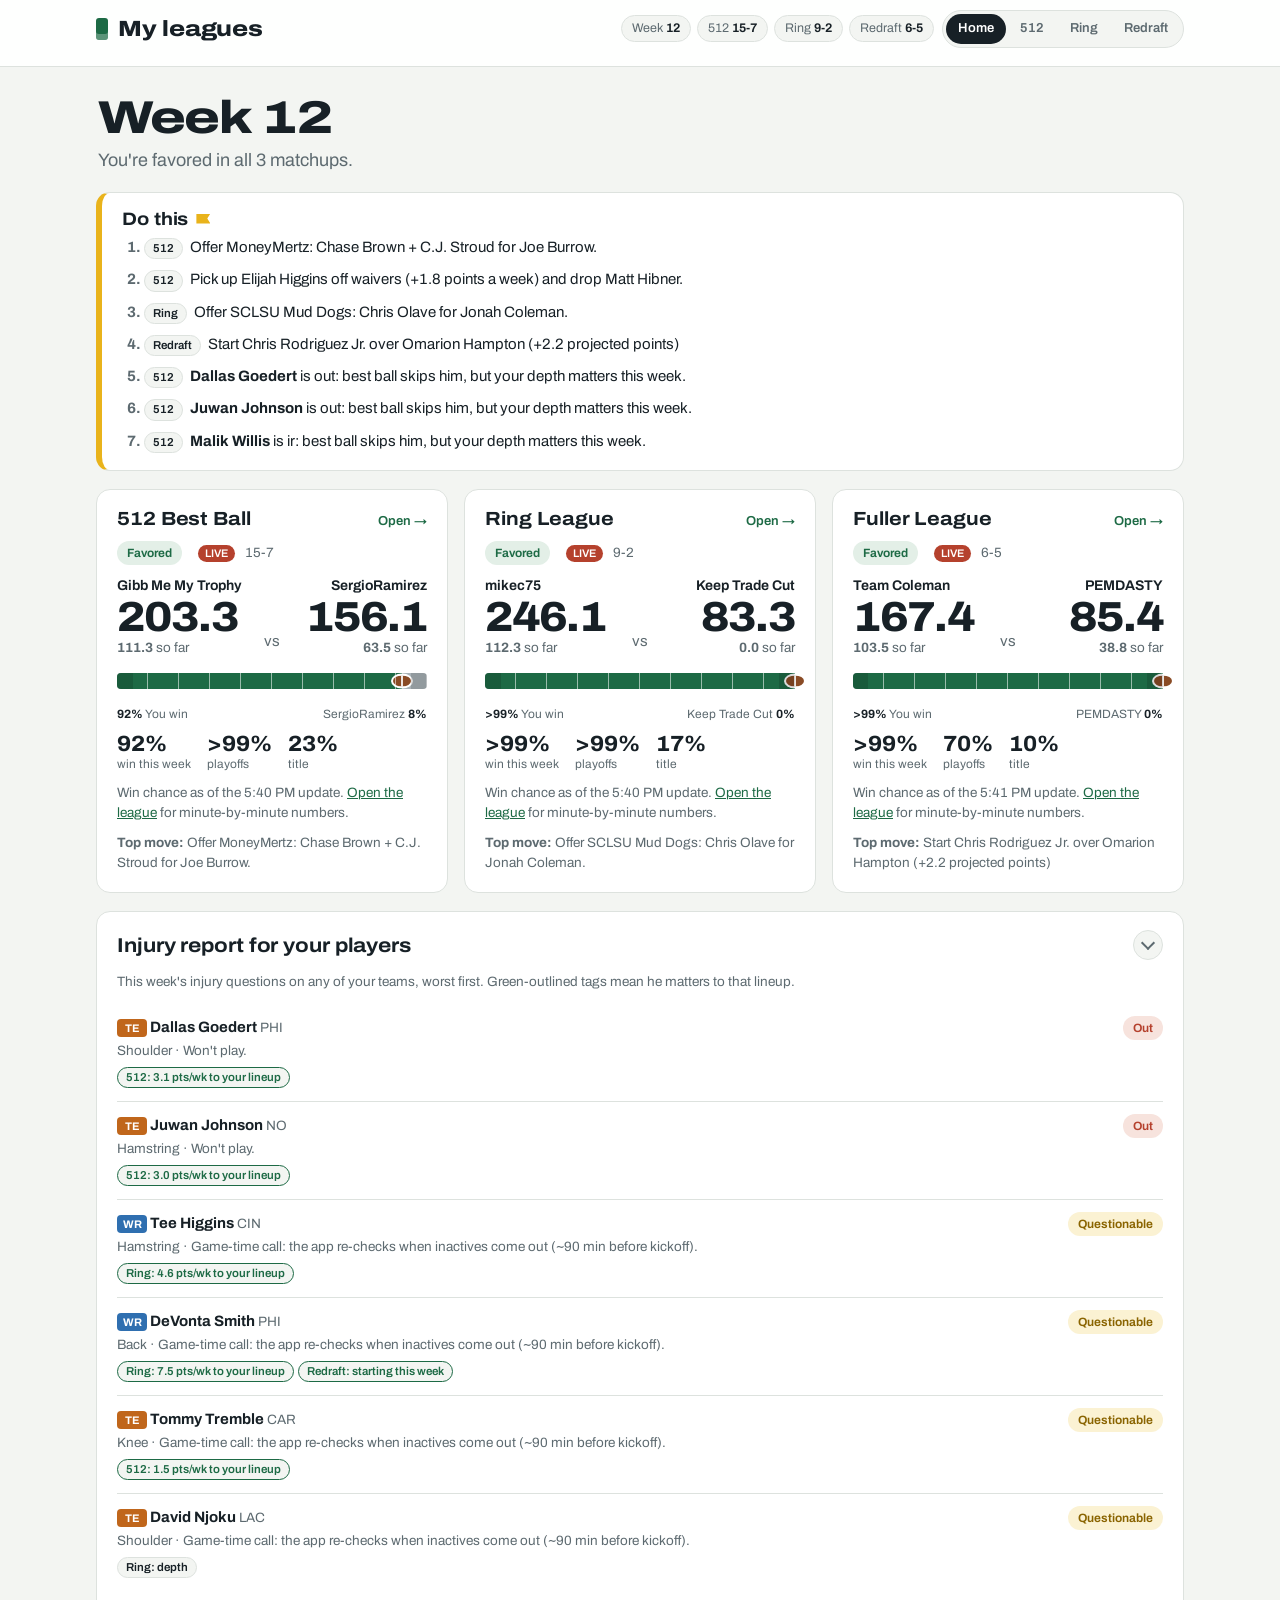
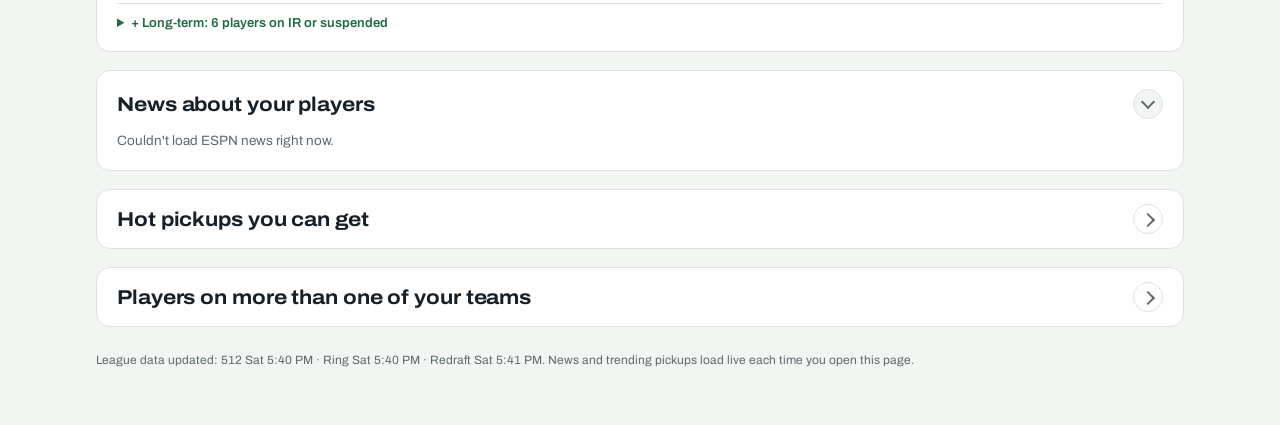
<file: docs/hub/index.html>
<!doctype html>
<html lang="en">
<head>
<meta charset="utf-8">
<meta name="viewport" content="width=device-width,initial-scale=1,viewport-fit=cover">
<title>My Leagues</title>
<link rel="preconnect" href="https://fonts.googleapis.com">
<link rel="preconnect" href="https://fonts.gstatic.com" crossorigin>
<link rel="stylesheet" href="https://fonts.googleapis.com/css2?family=Archivo:wdth,wght@62..125,400..800&display=swap">
<style>
:root{
  --bg:#f3f5f7; --panel:#ffffff; --ink:#14212b; --muted:#5b6b78; --line:#d9e0e6;
  --accent:#0076b6; --s1:#0076b6; --s2:#c46a1a; --accent-soft:#e3f0f8; --silver:#a5acaf;
  --good:#1f8a4c; --good-soft:#e2f3e8; --bad:#c2402f; --bad-soft:#f8e4e1; --warn:#b7791f; --warn-soft:#f7eedb;
  --f-display:'Barlow Condensed',Impact,'Arial Narrow',sans-serif;
  --f-body:'IBM Plex Sans',system-ui,-apple-system,'Segoe UI',sans-serif;
  --f-mono:'IBM Plex Mono',ui-monospace,Menlo,Consolas,monospace;
}
@media (prefers-color-scheme: dark){:root:not([data-theme="light"]){
  --bg:#0d151c; --panel:#15212b; --ink:#e6edf2; --muted:#93a3b0; --line:#25343f;
  --accent:#3aa0e0; --s1:#2f93d1; --s2:#d07e33; --accent-soft:#16324a; --silver:#7d878c;
  --good:#46c07a; --good-soft:#163525; --bad:#ec6f5c; --bad-soft:#3d1d19; --warn:#e0a84a; --warn-soft:#3a2d14; color-scheme:dark}}
:root[data-theme="dark"]{
  --bg:#0d151c; --panel:#15212b; --ink:#e6edf2; --muted:#93a3b0; --line:#25343f;
  --accent:#3aa0e0; --s1:#2f93d1; --s2:#d07e33; --accent-soft:#16324a; --silver:#7d878c;
  --good:#46c07a; --good-soft:#163525; --bad:#ec6f5c; --bad-soft:#3d1d19; --warn:#e0a84a; --warn-soft:#3a2d14; color-scheme:dark}
*{box-sizing:border-box}
[hidden]{display:none!important}
body{background:var(--bg);color:var(--ink);font-family:var(--f-body);font-size:14px;line-height:1.45}
body::before{content:"";position:fixed;inset:0 0 auto;height:env(safe-area-inset-top,0px);z-index:10;background:var(--ink)}
.wrap{max-width:1180px;margin:0 auto;padding-left:max(16px,env(safe-area-inset-left,0px));padding-right:max(16px,env(safe-area-inset-right,0px));padding-block:0 48px}
header.board{position:sticky;top:env(safe-area-inset-top,0px);z-index:5;background:var(--ink);color:#fff}
@media (prefers-color-scheme: dark){:root:not([data-theme="light"]) header.board{background:#0a1117}}
:root[data-theme="dark"] header.board{background:#0a1117}
.board-in{max-width:1180px;margin:0 auto;padding-left:max(16px,env(safe-area-inset-left,0px));padding-right:max(16px,env(safe-area-inset-right,0px));padding-block:12px 0;display:flex;flex-direction:column;gap:10px}
.brand{display:flex;align-items:flex-end;justify-content:space-between;gap:12px;flex-wrap:wrap}
.brand h1{font-family:var(--f-display);font-weight:700;font-size:30px;letter-spacing:.02em;margin:0;line-height:1;text-transform:uppercase}
.brand h1 span{color:#5cb8ea}
.chips{display:flex;gap:6px;flex-wrap:wrap}
.chip{font-family:var(--f-mono);font-size:12px;padding:3px 8px;border:1px solid rgba(255,255,255,.22);border-radius:3px;color:#dfe8ee;white-space:nowrap}
.chip b{color:#fff;font-weight:500}
nav.tabs{display:flex;gap:2px;overflow-x:auto;scrollbar-width:none}
nav.tabs button{font-family:var(--f-display);font-size:17px;font-weight:600;letter-spacing:.04em;text-transform:uppercase;background:none;border:0;color:#9fb3c1;padding:8px 12px 9px;border-bottom:3px solid transparent;cursor:pointer;white-space:nowrap}
nav.tabs button[aria-selected="true"]{color:#fff;border-bottom-color:#5cb8ea}
nav.tabs button:focus-visible{outline:2px solid #5cb8ea;outline-offset:-2px}
main section{display:flex;flex-direction:column;gap:16px;padding-top:18px}
h2{font-family:var(--f-display);font-size:24px;font-weight:700;text-transform:uppercase;letter-spacing:.03em;margin:0;text-wrap:balance}
h3{font-family:var(--f-display);font-size:18px;font-weight:600;text-transform:uppercase;letter-spacing:.04em;margin:0}
.lede{color:var(--muted);max-width:68ch;margin:4px 0 0}
.panel{background:var(--panel);border:1px solid var(--line);border-radius:6px;padding:14px;min-width:0}
.grid2{display:grid;grid-template-columns:repeat(auto-fit,minmax(300px,1fr));gap:16px}
.grid3{display:grid;grid-template-columns:repeat(auto-fit,minmax(220px,1fr));gap:12px}
.row{display:flex;gap:10px;flex-wrap:wrap;align-items:center}
label.lab{font-size:11px;letter-spacing:.08em;text-transform:uppercase;color:var(--muted);font-weight:600}
select,input[type=search]{font:inherit;background:var(--panel);color:var(--ink);border:1px solid var(--line);border-radius:4px;padding:6px 8px;max-width:100%}
.seg{display:inline-flex;border:1px solid var(--line);border-radius:4px;overflow:hidden}
.seg button{font:inherit;font-size:13px;border:0;background:var(--panel);color:var(--muted);padding:5px 10px;cursor:pointer}
.seg button[aria-pressed="true"]{background:var(--accent);color:#fff}
.btn{font:inherit;font-weight:600;font-size:13px;border:1px solid var(--accent);background:var(--accent);color:#fff;border-radius:4px;padding:6px 12px;cursor:pointer}
.btn.ghost{background:transparent;color:var(--accent)}
.btn:focus-visible,.seg button:focus-visible,select:focus-visible,input:focus-visible{outline:2px solid var(--accent);outline-offset:2px}
.pick-list{display:flex;flex-direction:column;max-height:340px;overflow:auto;border:1px solid var(--line);border-radius:4px}
.pick-list label{display:grid;grid-template-columns:18px 30px 1fr auto;gap:8px;align-items:center;padding:5px 8px;border-bottom:1px solid var(--line);cursor:pointer;font-size:13px}
.pick-list label:last-child{border-bottom:0}
.pick-list label:has(input:checked){background:var(--accent-soft)}
.pos{font-family:var(--f-mono);font-size:11px;font-weight:500;text-align:center;border-radius:3px;padding:1px 0;color:#fff}
.pos.QB{background:#7a4fb3}.pos.RB{background:#1f8a7a}.pos.WR{background:#0076b6}.pos.TE{background:#c46a1a}.pos.PK{background:var(--silver)}
.num{font-family:var(--f-mono);font-variant-numeric:tabular-nums}
.muted{color:var(--muted)}
.small{font-size:12px}
.stat{display:flex;flex-direction:column;gap:2px;padding:10px 12px;border:1px solid var(--line);border-radius:6px;background:var(--panel)}
.stat .k{font-size:11px;text-transform:uppercase;letter-spacing:.08em;color:var(--muted);font-weight:600}
.stat .v{font-family:var(--f-display);font-size:30px;font-weight:700;line-height:1}
.stat .s{font-size:12px;color:var(--muted)}
.pos-v{color:var(--good)}.neg-v{color:var(--bad)}
.verdict{display:inline-flex;align-items:center;gap:8px;font-family:var(--f-display);font-weight:700;font-size:22px;text-transform:uppercase;letter-spacing:.03em;padding:6px 12px;border-radius:4px}
.v-win{background:var(--good-soft);color:var(--good)}.v-bad{background:var(--bad-soft);color:var(--bad)}.v-mid{background:var(--warn-soft);color:var(--warn)}.v-info{background:var(--accent-soft);color:var(--accent)}
.tag{display:inline-block;font-size:11px;font-weight:600;padding:1px 6px;border-radius:3px;text-transform:uppercase;letter-spacing:.04em}
.t-core{background:var(--good-soft);color:var(--good)}.t-depth{background:var(--accent-soft);color:var(--accent)}.t-exp{background:var(--warn-soft);color:var(--warn)}
.tbl-wrap{overflow-x:auto;min-width:0}
table{border-collapse:collapse;width:100%;font-size:13px}
th{text-align:left;font-size:11px;letter-spacing:.06em;text-transform:uppercase;color:var(--muted);font-weight:600;border-bottom:2px solid var(--line);padding:6px 8px;white-space:nowrap;cursor:default}
th.sortable{cursor:pointer}
td{border-bottom:1px solid var(--line);padding:6px 8px;vertical-align:top}
td.r,th.r{text-align:right}
tr.hl td{background:var(--accent-soft)}
svg text{fill:var(--muted);font-family:var(--f-mono);font-size:10px}
.note{font-size:12px;color:var(--muted);border-left:3px solid var(--line);padding-left:10px;max-width:80ch}
.deal{display:flex;flex-direction:column;gap:6px;padding:10px;border:1px solid var(--line);border-radius:6px}
.deal .sides{display:grid;grid-template-columns:1fr auto 1fr;gap:8px;align-items:center}
.deal .arrow{color:var(--muted);font-family:var(--f-mono)}
.needbar{display:grid;grid-template-columns:28px 1fr 46px;gap:6px;align-items:center;font-size:12px}
.needbar .bar{height:8px;background:var(--line);border-radius:4px;overflow:hidden}
.needbar .bar i{display:block;height:100%;background:var(--accent)}
.status{font-size:12px;color:var(--muted)}
@media (max-width:560px){.brand h1{font-size:24px}.stat .v{font-size:24px}.deal .sides{grid-template-columns:1fr}.deal .arrow{display:none}}
@media (prefers-reduced-motion:reduce){*{transition:none!important}}

html{-webkit-text-size-adjust:100%}
body{margin:0}
:root{padding-top:env(safe-area-inset-top,0px);padding-bottom:env(safe-area-inset-bottom,0px)}
.chip-warn{border-color:#e0a84a;color:#f3d29a}
.hero{display:grid;grid-template-columns:repeat(auto-fit,minmax(300px,1fr));gap:16px}
.hero-card{background:var(--panel);border:1px solid var(--line);border-radius:6px;padding:14px;display:flex;flex-direction:column;gap:10px;min-width:0}
.hero-row{display:flex;justify-content:space-between;align-items:flex-end;gap:12px;flex-wrap:wrap}
.big{font-family:var(--f-display);font-weight:700;font-size:40px;line-height:1}
.odds{display:flex;gap:16px}
.odds div{display:flex;flex-direction:column;align-items:flex-end}
.odds b{font-family:var(--f-display);font-size:26px;line-height:1;color:var(--accent)}
.odds span{font-size:11px;text-transform:uppercase;letter-spacing:.06em;color:var(--muted)}
.vs{display:grid;grid-template-columns:1fr auto 1fr;gap:10px;align-items:end}
.vs .tn{font-weight:600;font-size:13px}
.vsx{font-family:var(--f-display);color:var(--muted);font-size:18px;padding-bottom:6px}
.wpbar{height:10px;border-radius:5px;background:var(--silver);overflow:hidden}
.wpbar.thin{height:6px}
.wpbar i{display:block;height:100%;background:var(--accent)}
.alerts{border-top:1px solid var(--line);padding-top:8px;display:flex;flex-direction:column;gap:3px}
.meter{display:inline-block;width:56px;height:6px;border-radius:3px;background:var(--line);overflow:hidden;margin-right:6px;vertical-align:middle}
.meter i{display:block;height:100%;background:var(--accent)}
.matchups{display:grid;grid-template-columns:repeat(auto-fit,minmax(240px,1fr));gap:10px}
.mu{border:1px solid var(--line);border-radius:6px;padding:10px;display:flex;flex-direction:column;gap:6px}
.mu.mine{border-color:var(--accent);background:var(--accent-soft)}
.mu-r{display:flex;justify-content:space-between;gap:8px;font-size:13px}
[data-sub-panel][hidden]{display:none!important}
.feed{display:flex;flex-direction:column;gap:6px}
.al{display:grid;grid-template-columns:auto 1fr;gap:8px;align-items:start;font-size:13px;padding:6px 0;border-bottom:1px solid var(--line)}
.al:last-child{border-bottom:0}
.al .tag{margin-top:1px}
.brief h4{font-family:var(--f-display);font-size:16px;text-transform:uppercase;letter-spacing:.04em;margin:10px 0 4px}
.brief p{margin:2px 0}.brief ul{margin:2px 0;padding-left:18px}
.heat td.c{text-align:center;font-family:var(--f-mono);font-size:12px}
.heat .top{background:var(--good-soft);color:var(--good)}.heat .bot{background:var(--bad-soft);color:var(--bad)}
.tx{border:1px solid var(--line);border-radius:6px;padding:10px;display:flex;flex-direction:column;gap:8px}
.tx.mine{border-color:var(--accent)}
.tx-sides{display:grid;grid-template-columns:1fr 1fr;gap:10px}
.tx-side{display:flex;flex-direction:column;gap:3px;font-size:13px;min-width:0}
.flag{display:flex;flex-direction:column;gap:4px;padding:10px;border:1px solid var(--line);border-radius:6px}
.flag-h{display:flex;justify-content:space-between;align-items:center;gap:8px;flex-wrap:wrap}
textarea{font:inherit;background:var(--panel);color:var(--ink);border:1px solid var(--line);border-radius:4px;padding:8px;width:100%;min-height:64px;resize:vertical}
textarea:focus-visible{outline:2px solid var(--accent);outline-offset:2px}
.btn-hdr{font-family:var(--f-display);font-size:15px;font-weight:600;letter-spacing:.05em;text-transform:uppercase;background:#5cb8ea;color:#0a1117;border:0;border-radius:3px;padding:3px 10px;cursor:pointer}
dialog{border:1px solid var(--line);border-radius:8px;background:var(--panel);color:var(--ink);padding:16px;width:min(640px,calc(100vw - 32px));max-height:calc(100vh - 48px)}
dialog::backdrop{background:rgba(5,10,15,.55)}
.mgr{display:flex;flex-direction:column;gap:8px}
.kv{display:grid;grid-template-columns:auto minmax(0,1fr);gap:3px 12px;font-size:13px}
.kv>span:nth-child(odd){color:var(--muted)}
.spark{vertical-align:middle}
/* manager layer */
.todo{border:1px solid var(--warn);background:var(--warn-soft);border-radius:6px;padding:10px 14px;display:flex;flex-direction:column;gap:4px}
.todo h3{color:var(--warn)}
tr.cut td{border-bottom:2px dashed var(--accent)}
tr.cut-bye td{border-bottom:2px solid var(--good)}
.live{display:inline-block;font-family:var(--f-mono);font-size:11px;font-weight:600;color:#fff;background:var(--bad);border-radius:3px;padding:0 5px;margin-left:6px;vertical-align:middle}
.pl{background:none;border:0;padding:0;font:inherit;color:inherit;cursor:pointer;text-align:left;text-decoration:underline;text-decoration-color:var(--line);text-underline-offset:3px}
.pl:hover{text-decoration-color:var(--accent)}
.pl:focus-visible{outline:2px solid var(--accent);outline-offset:2px}
.gl{display:grid;grid-template-columns:repeat(auto-fill,minmax(54px,1fr));gap:4px}
.gl div{border:1px solid var(--line);border-radius:4px;padding:4px;text-align:center;font-family:var(--f-mono);font-size:12px}
.gl div small{display:block;color:var(--muted);font-size:10px}
.gl .ct{background:var(--good-soft);border-color:var(--good)}
.gl .bye{color:var(--muted);background:var(--bg)}
.hole{color:var(--bad);font-weight:600}
/* plain-English layer */
.takeaway{background:var(--accent-soft);border:1px solid var(--line);border-radius:6px;padding:12px 14px;font-size:15px;line-height:1.5;max-width:none}
.takeaway b{color:var(--ink)}
.explain{font-size:12.5px;color:var(--muted);margin:2px 0 10px;max-width:90ch}
.legend{display:flex;flex-wrap:wrap;gap:6px 14px;font-size:12px;color:var(--muted);margin-bottom:8px}
.guide dl{display:grid;grid-template-columns:minmax(110px,auto) 1fr;gap:8px 14px;margin:0;font-size:13px}
.guide dt{font-weight:600}.guide dd{margin:0;color:var(--muted)}
.guide h4{font-family:var(--f-display);font-size:16px;text-transform:uppercase;letter-spacing:.04em;margin:14px 0 6px}
@media (max-width:560px){.guide dl{grid-template-columns:1fr}.guide dd{margin-bottom:6px}}
@media (max-width:560px){.tx-sides{grid-template-columns:1fr}}.bd-cols{grid-template-columns:minmax(0,1fr) minmax(0,1fr)}.vr>span:first-child{min-width:0;overflow-wrap:anywhere}@media (max-width:420px){.bd-cols{grid-template-columns:minmax(0,1fr)}}

.card{background:var(--panel);border:1px solid var(--line);border-radius:8px;padding:16px;display:flex;flex-direction:column;gap:12px;min-width:0}
.card>h2{font-size:21px}
.answer{font-size:16px;line-height:1.5;margin:0;max-width:75ch}
.sub{font-size:13px;color:var(--muted);margin:0}
.word{display:inline-flex;align-items:center;font-size:12px;font-weight:600;letter-spacing:.03em;text-transform:uppercase;padding:2px 8px;border-radius:99px;white-space:nowrap}
.w-good{background:var(--good-soft);color:var(--good)}.w-mid{background:var(--warn-soft);color:var(--warn)}.w-bad{background:var(--bad-soft);color:var(--bad)}.w-info{background:var(--accent-soft);color:var(--accent)}.w-plain{background:var(--bg);color:var(--muted);border:1px solid var(--line)}
.lg-grid{display:grid;grid-template-columns:repeat(auto-fit,minmax(300px,1fr));gap:16px}
.lg{display:flex;flex-direction:column;gap:10px}
.lg-h{display:flex;justify-content:space-between;align-items:baseline;gap:8px;flex-wrap:wrap}
.lg-h a{font-weight:600;color:var(--accent);text-decoration:none;font-size:13px;white-space:nowrap}
.lg-h a:hover{text-decoration:underline}
.vsrow{display:grid;grid-template-columns:minmax(0,1fr) auto minmax(0,1fr);gap:10px;align-items:end}
.vsrow .nm{font-weight:600;font-size:13px;overflow-wrap:anywhere}
.vsrow .sc{font-family:var(--f-display);font-weight:700;font-size:34px;line-height:1}
.kvs{display:flex;gap:16px;flex-wrap:wrap}
.kvs div{display:flex;flex-direction:column}
.kvs b{font-family:var(--f-display);font-size:22px;line-height:1}
.kvs span{font-size:11px;text-transform:uppercase;letter-spacing:.06em;color:var(--muted)}
.list{display:flex;flex-direction:column}
.li{display:grid;grid-template-columns:minmax(0,1fr) auto;gap:4px 12px;padding:10px 0;border-bottom:1px solid var(--line);align-items:start}
.li:last-child{border-bottom:0}
.li .main{display:flex;flex-direction:column;gap:3px;min-width:0}
.li .right{text-align:right;display:flex;flex-direction:column;align-items:flex-end;gap:3px}
.li .why{font-size:13px;color:var(--muted)}
.chip-l{display:inline-block;font-size:11px;font-weight:600;padding:1px 7px;border-radius:3px;margin:1px 4px 1px 0;background:var(--bg);border:1px solid var(--line);color:var(--ink);white-space:nowrap}
.chip-l.st{border-color:var(--accent);color:var(--accent)}
.todo{border:1px solid var(--warn);background:var(--warn-soft);border-radius:8px;padding:12px 16px;display:flex;flex-direction:column;gap:6px}
.todo h2{font-size:18px;color:var(--warn)}
.todo ol{margin:0;padding-left:20px;display:flex;flex-direction:column;gap:6px}
.pos.K{background:#6b7a3a}.pos.DEF{background:#5a5f66}
.switch{display:inline-flex;border:1px solid rgba(255,255,255,.25);border-radius:4px;overflow:hidden}
.switch a{font-family:var(--f-display);font-weight:600;font-size:14px;letter-spacing:.05em;text-transform:uppercase;color:#cfe0ea;text-decoration:none;padding:3px 10px}
.switch a[aria-current="page"]{background:#5cb8ea;color:#0a1117}
.news a{color:var(--ink);font-weight:600;text-decoration:none}
.news a:hover{text-decoration:underline}
details.more{border-top:1px solid var(--line);padding-top:10px}details.more>summary{cursor:pointer;font-size:13px;font-weight:600;color:var(--accent)}
.footer{font-size:12px;color:var(--muted);padding:24px 0 8px}
@media (max-width:560px){.li{grid-template-columns:minmax(0,1fr)}.li .right{align-items:flex-start;text-align:left}.vsrow .sc{font-size:28px}}
.wpbar{cursor:help}.wpcap{display:flex;justify-content:space-between;gap:8px;font-size:11.5px;color:var(--muted);margin-top:3px}.wpcap b{color:var(--ink);font-weight:600}

/* ==========================================================================
   Theme: "sideline" — loaded last on every page.
   Chalk paper, ink type, turf green for you, penalty-flag yellow for things to act on.
   One family (Archivo), width axis does the work: wide for headings, normal for text.
   The one loud element is the field bar: win chance drawn as a football field.
   ========================================================================== */
:root{
  --bg:#f3f5f2; --panel:#ffffff; --ink:#172026; --muted:#5d6a70; --line:#dde2de; --line2:#c9d0cb;
  --accent:#1d6a45; --accent-ink:#ffffff; --accent-soft:#e3efe7;
  --good:#1d6a45; --good-soft:#e3efe7;
  --bad:#b5412d; --bad-soft:#f7e3dd;
  --warn:#8a6400; --flag:#e9b31b; --warn-soft:#fbf2d3;
  --opp:#aab3b8; --ball:#8a4b25;
  --s1:#1d6a45; --s2:#c4801b; --silver:#aab3b8;
  --f-display:'Archivo',system-ui,-apple-system,'Segoe UI',sans-serif;
  --f-body:'Archivo',system-ui,-apple-system,'Segoe UI',sans-serif;
  --f-mono:'Archivo',system-ui,sans-serif;
  --r-lg:14px; --r-md:10px; --r-sm:6px;
}
@media (prefers-color-scheme: dark){:root:not([data-theme="light"]){
  --bg:#0f1512; --panel:#161e1a; --ink:#e6ece8; --muted:#97a59d; --line:#26312b; --line2:#34413a;
  --accent:#4fb882; --accent-ink:#0b1410; --accent-soft:#183326;
  --good:#4fb882; --good-soft:#183326; --bad:#e8735c; --bad-soft:#3a1d17;
  --warn:#f0c449; --flag:#f0c449; --warn-soft:#30280f;
  --opp:#4a5650; --ball:#c47a45; --s1:#4fb882; --s2:#e0a44a; --silver:#4a5650; color-scheme:dark}}
:root[data-theme="dark"]{
  --bg:#0f1512; --panel:#161e1a; --ink:#e6ece8; --muted:#97a59d; --line:#26312b; --line2:#34413a;
  --accent:#4fb882; --accent-ink:#0b1410; --accent-soft:#183326;
  --good:#4fb882; --good-soft:#183326; --bad:#e8735c; --bad-soft:#3a1d17;
  --warn:#f0c449; --flag:#f0c449; --warn-soft:#30280f;
  --opp:#4a5650; --ball:#c47a45; --s1:#4fb882; --s2:#e0a44a; --silver:#4a5650; color-scheme:dark}

body{font-family:var(--f-body);font-size:15px;line-height:1.5;background:var(--bg);color:var(--ink);font-variant-numeric:tabular-nums;-webkit-font-smoothing:antialiased}
body::before{background:var(--panel)}
::selection{background:var(--accent-soft)}
a{color:var(--accent)}

/* ---------- type: sentence case everywhere, width carries the hierarchy ---------- */
h1,h2,h3,h4,.verdict,.verdict-h,.brief h4,.guide h4,.step,.word,.vtag,.tag,th,label.lab,.stat .k,.odds span,.kvs span,nav.tabs button,.switch a,.btn-hdr{text-transform:none!important;letter-spacing:0!important}
h2{font-family:var(--f-display);font-stretch:112%;font-weight:700;font-size:21px;line-height:1.2;letter-spacing:-.005em!important}
h3{font-family:var(--f-display);font-stretch:108%;font-weight:650;font-size:16px;line-height:1.25}
.card>h2,.card>header h2{font-size:20px}
.num,.big,.big2,.sc,.t-big,.stat .v,.odds b,.kvs b,.verdict-h,.advice .stripe b{font-family:var(--f-display);font-variant-numeric:tabular-nums}
.sub,.explain,.lede{color:var(--muted)}
.sub{font-size:13.5px}
.answer{font-size:16px}
.small{font-size:12.5px}
th{font-size:12px;font-weight:600;color:var(--muted);border-bottom:1px solid var(--line2);padding:8px}
td{padding:8px;border-bottom:1px solid var(--line)}
tr.hl td{background:var(--accent-soft)}
table{font-size:14px}
svg text{font-family:var(--f-body);font-size:10.5px}

/* ---------- app bar ---------- */
header.board{background:color-mix(in srgb,var(--panel) 92%,transparent);color:var(--ink);border-bottom:1px solid var(--line);backdrop-filter:saturate(1.4) blur(10px);-webkit-backdrop-filter:saturate(1.4) blur(10px)}
:root[data-theme="dark"] header.board{background:color-mix(in srgb,var(--panel) 92%,transparent)}
@media (prefers-color-scheme: dark){:root:not([data-theme="light"]) header.board{background:color-mix(in srgb,var(--panel) 92%,transparent)}}
.board-in{padding-block:10px 0;gap:8px;max-width:1120px}
.wrap{max-width:1120px}
.brand{align-items:center}
.brand h1{font-family:var(--f-display);font-stretch:118%;font-size:22px;font-weight:800;letter-spacing:-.01em!important;color:var(--ink);display:flex;align-items:center;gap:10px}
.brand h1::before{content:"";width:12px;height:22px;border-radius:3px;background:var(--accent);box-shadow:inset 0 -6px 0 rgba(255,255,255,.28);flex:none}
.brand h1 span{color:var(--muted);font-weight:500;font-stretch:100%}
.brand>.row{gap:8px!important}
.chips{gap:6px}
.chip{font-family:var(--f-body);font-size:12.5px;border:1px solid var(--line);background:var(--bg);color:var(--muted);border-radius:99px;padding:3px 10px}
.chip b{color:var(--ink);font-weight:650}
.chip-warn{border-color:var(--flag);color:var(--warn);background:var(--warn-soft)}

/* league switcher: the app-level control, so it sits apart and reads as one segmented pill */
.switch{border:1px solid var(--line);border-radius:99px;background:var(--bg);padding:3px;gap:2px}
.switch a{font-family:var(--f-body);font-size:13px;font-weight:600;color:var(--muted);padding:5px 12px;border-radius:99px;text-decoration:none;transition:background .15s,color .15s}
.switch a:hover{color:var(--ink)}
.switch a[aria-current="page"]{background:var(--ink);color:var(--panel)}
.switch a:focus-visible{outline:2px solid var(--accent);outline-offset:2px}
.btn-hdr{font-family:var(--f-body);font-size:13px;font-weight:600;background:transparent;color:var(--ink);border:1px solid var(--line2);border-radius:99px;padding:5px 12px}
.btn-hdr:hover{border-color:var(--ink)}

/* section tabs */
nav.tabs{gap:4px;margin-top:2px;mask-image:linear-gradient(90deg,#000 92%,transparent);-webkit-mask-image:linear-gradient(90deg,#000 92%,transparent)}
nav.tabs button{font-family:var(--f-body);font-size:14.5px;font-weight:600;color:var(--muted);padding:9px 10px 11px;border-bottom:2px solid transparent;border-radius:0}
nav.tabs button:hover{color:var(--ink)}
nav.tabs button[aria-selected="true"]{color:var(--ink);border-bottom-color:var(--accent)}
nav.tabs button:focus-visible{outline:2px solid var(--accent);outline-offset:-2px;border-radius:6px}

main section{gap:18px;padding-top:22px}

/* ---------- surfaces ---------- */
.card,.panel,.hero-card{background:var(--panel);border:1px solid var(--line);border-radius:var(--r-lg);padding:18px 20px;box-shadow:none}
.tile,.stat,.mu,.tx,.deal,.flag,.bd-box{border-radius:var(--r-md);border-color:var(--line)}
.tile{background:var(--bg);border:0;padding:12px 14px}
.tile .t-label{font-size:13px}
.tile .t-big{font-size:32px;font-weight:750;font-stretch:105%;letter-spacing:-.02em}
.mu.mine,.tx.mine{border-color:var(--accent);background:var(--accent-soft)}
details.more{border-top:1px solid var(--line)}
details.more>summary{color:var(--accent);font-weight:600}
details.more>summary::before{content:"+ ";font-weight:700}
details.more[open]>summary::before{content:"– "}

/* ---------- pills, words, positions ---------- */
.word,.vtag{font-size:12px;font-weight:650;padding:3px 10px;border-radius:99px}
.w-mid{background:var(--warn-soft);color:var(--warn)}
.pos{font-family:var(--f-body);font-size:11px;font-weight:700;border-radius:4px;padding:1px 0}
.pos.QB{background:#6c4aa8}.pos.RB{background:#16806f}.pos.WR{background:#2f6fb0}.pos.TE{background:#c0661b}
.live{font-family:var(--f-body);background:var(--bad);border-radius:99px;padding:0 7px;font-size:11px}

/* ---------- buttons & inputs ---------- */
.btn{font-family:var(--f-body);font-size:14px;font-weight:650;background:var(--accent);border:1px solid var(--accent);color:var(--accent-ink);border-radius:99px;padding:8px 16px;transition:filter .15s}
.btn:hover{filter:brightness(1.08)}
.btn.ghost{background:transparent;color:var(--accent);border-color:var(--line2)}
.btn.ghost:hover{border-color:var(--accent)}
.seg,.tabsub{border-radius:99px}
.seg{border-color:var(--line);padding:2px;background:var(--bg)}
.seg button{border-radius:99px;background:transparent;font-weight:600}
.seg button[aria-pressed="true"]{background:var(--ink);color:var(--panel)}
.tabsub button{border-radius:99px;font-size:13.5px}
.tabsub button[aria-pressed="true"]{background:var(--ink);border-color:var(--ink);color:var(--panel)}
select,input[type=search],input[type=text],input[type=number],textarea{border-radius:var(--r-sm);border-color:var(--line2);padding:8px 10px;background:var(--panel)}
.pick-list{border-radius:var(--r-md)}

/* ---------- "Do this": the flag ---------- */
.todo{background:var(--panel);border:1px solid var(--line);border-left:6px solid var(--flag);border-radius:var(--r-lg);padding:16px 20px}
.todo h2,.todo h3{color:var(--ink)}
.todo h2::after{content:"";display:inline-block;width:14px;height:10px;margin-left:8px;background:var(--flag);clip-path:polygon(0 0,100% 0,78% 50%,100% 100%,0 100%);vertical-align:1px}
.todo ol{padding-left:22px;gap:8px}
.todo ol li::marker{font-weight:700;color:var(--muted)}
.advice{padding:22px 24px}
.advice .verdict-h{font-stretch:118%;font-size:36px;font-weight:800;letter-spacing:-.02em!important;text-transform:none!important}
.advice .move{border-left:4px solid var(--accent);border-radius:var(--r-md)}
.advice .move.todo{border-left-color:var(--flag)}
.advice ul{gap:7px}

/* ---------- the field bar: win chance as a football field ---------- */
.wpbar{position:relative;height:16px;border-radius:4px;background:var(--opp);overflow:visible;cursor:help;margin-top:4px}
.wpbar::before{content:"";position:absolute;inset:0;border-radius:4px;pointer-events:none;z-index:2;
  background:repeating-linear-gradient(90deg,transparent 0 calc(10% - 1px),rgba(255,255,255,.55) calc(10% - 1px) 10%)}
.wpbar::after{content:"";position:absolute;inset:0;border-radius:4px;pointer-events:none;z-index:2;
  background:linear-gradient(90deg,rgba(0,0,0,.14) 0 5%,transparent 5% 95%,rgba(0,0,0,.14) 95%)}
.wpbar i{position:relative;display:block;height:100%;background:var(--accent);border-radius:4px 0 0 4px;z-index:1;transition:width .6s cubic-bezier(.2,.8,.2,1)}
.wpbar i::after{content:"";position:absolute;right:-9px;top:50%;width:18px;height:11px;transform:translateY(-50%);border-radius:50%;z-index:3;
  background:var(--ball);box-shadow:0 0 0 2px var(--panel);
  background-image:linear-gradient(90deg,transparent 46%,rgba(255,255,255,.85) 46% 54%,transparent 54%)}
.wpbar.thin{height:8px}
.wpbar.thin i::after{display:none}
.wpcap{font-size:12px;margin-top:6px}
.wpcap b{font-weight:700}
@media (prefers-reduced-motion:reduce){.wpbar i{transition:none}}

/* scoreboard rows */
.vsrow .nm,.vs .tn{font-weight:650;font-size:14px}
.vsrow .sc{font-stretch:108%;font-weight:800;font-size:42px;letter-spacing:-.025em}
.vsx{font-family:var(--f-body);font-size:13px}
.kvs b,.odds b{font-stretch:105%;font-weight:750;color:var(--ink)}
.kvs span,.odds span{font-size:12px}

/* ---------- lists & tables ---------- */
.li{padding:12px 0}
.li .why{font-size:13.5px}
.vr>span:last-child{font-family:var(--f-body)}
.gl div{font-family:var(--f-body);border-radius:6px}
.bar2 .track,.needbar .bar,.meter{background:var(--line)}
.rng{background:var(--line)}
.lu .slot{font-family:var(--f-body);font-weight:600}
tr.chg td{background:var(--good-soft)}
.chip-l{border-radius:99px;padding:1px 8px;font-size:11.5px}
.takeaway{background:var(--accent-soft);border:0;border-radius:var(--r-md)}
.note{border-left-color:var(--line2)}
dialog{border-radius:var(--r-lg);padding:20px}
.footer{color:var(--muted)}

/* ---------- small screens ---------- */
@media (max-width:640px){
  .board-in{padding-top:8px}
  .brand{flex-direction:column;align-items:stretch;gap:8px}
  .brand h1{font-size:19px}
  .brand>.row{justify-content:space-between}
  .switch{order:-1;width:100%;justify-content:space-between}
  .switch a{flex:1;text-align:center;padding:6px 4px}
  .chips{order:2}
  .card,.panel,.todo{padding:16px}
  .advice{padding:18px}
  .advice .verdict-h{font-size:28px}
  .vsrow .sc{font-size:32px}
  nav.tabs button{font-size:14px;padding:8px 9px 10px}
}

/* ---------- league home: scoreboard first ---------- */
.scoreboard{display:grid;grid-template-columns:minmax(0,1.35fr) minmax(0,1fr);gap:18px;align-items:start}
.scoreboard>.card{height:100%}
.lineup{border-left:6px solid var(--flag)}
.lineup h2{font-size:19px}
@media (max-width:860px){.scoreboard{grid-template-columns:minmax(0,1fr)}}
.tile .word{align-self:flex-start}
.scoreboard>.card{height:auto}
@media (max-width:640px){
  .brand>.row{display:grid!important;grid-template-columns:minmax(0,1fr) auto;align-items:center}
  .brand>.row>.switch{grid-column:1/-1;grid-row:1}
  .brand>.row>.chips{grid-row:2;flex-wrap:nowrap;overflow-x:auto;scrollbar-width:none;mask-image:linear-gradient(90deg,#000 85%,transparent);-webkit-mask-image:linear-gradient(90deg,#000 85%,transparent)}
  .brand>.row>.chips::-webkit-scrollbar{display:none}
  .brand>.row>.btn-hdr{grid-row:2;grid-column:2}
}
/* hub: the week as a headline, not a card */
.hub-hero{padding:6px 2px 0}
.hub-hero h2{font-stretch:125%;font-size:46px;font-weight:800;letter-spacing:-.03em!important;line-height:1}
.hub-hero p{margin:6px 0 0;font-size:18px;color:var(--muted)}
@media (max-width:640px){.hub-hero h2{font-size:36px}.hub-hero p{font-size:16px}}
.brand h1 span{font-size:.72em;align-self:flex-end;margin-bottom:.18em}
a.btn{text-decoration:none;display:inline-flex;align-items:center}
.scoreboard .tiles{grid-template-columns:repeat(auto-fit,minmax(120px,1fr))}
.scoreboard .tile .t-big{font-size:28px}

/* ---------- folding cards: question + answer when closed ---------- */
.fold-head{cursor:pointer;-webkit-tap-highlight-color:transparent}
h2.fold-head,h3.fold-head{display:flex;align-items:center;justify-content:space-between;gap:10px}
.fold-head:has(> .fold-btn){position:relative}
.fold-btn{flex:none;width:30px;height:30px;border-radius:99px;border:1px solid var(--line);background:var(--bg);cursor:pointer;display:inline-grid;place-items:center;padding:0;margin-left:auto;color:var(--muted)}
.fold-btn::before{content:"";width:8px;height:8px;border-right:2px solid currentColor;border-bottom:2px solid currentColor;transform:translateY(-2px) rotate(45deg);transition:transform .2s}
.fold-btn[aria-expanded="false"]::before{transform:translateY(1px) rotate(-45deg)}
.fold-btn:hover{color:var(--ink);border-color:var(--line2)}
.fold-btn:focus-visible{outline:2px solid var(--accent);outline-offset:2px}
.card.folded{gap:6px;padding-top:14px;padding-bottom:14px}
.card.folded > *:not(.fold-head):not(.answer){display:none!important}
.card.folded > .answer ~ .answer{display:none!important}
.card.folded > .answer{display:-webkit-box;-webkit-line-clamp:2;-webkit-box-orient:vertical;overflow:hidden;font-size:14.5px;color:var(--muted)}
.card.folded > .answer b{color:var(--ink)}
.card.folded > .fold-head .fold-btn{background:var(--panel)}
.card.folded .fold-head > :not(h2):not(h3):not(.fold-btn){display:none}
@media (prefers-reduced-motion:reduce){.fold-btn::before{transition:none}}
/* long lists and tables: first rows, then "Show all" */
.list.capped > :nth-child(n+6){display:none!important}
table.capped tbody tr:nth-child(n+13){display:none}
.more-btn{align-self:flex-start;font:inherit;font-size:13.5px;font-weight:650;color:var(--accent);background:transparent;border:1px solid var(--line2);border-radius:99px;padding:6px 14px;margin-top:6px;cursor:pointer}
.more-btn:hover{border-color:var(--accent)}
/* header: title scrolls away, tabs stay */
header.board{transition:none}

@media (max-width:560px){
  .li{grid-template-columns:minmax(0,1fr)!important;gap:6px}
  .li .right{flex-direction:row!important;align-items:center!important;justify-content:flex-start;flex-wrap:wrap;text-align:left!important;gap:8px}
}

p.clamp{display:-webkit-box;-webkit-line-clamp:2;-webkit-box-orient:vertical;overflow:hidden;cursor:pointer;position:relative}
p.clamp.open{display:block;-webkit-line-clamp:unset}
p.clamp:not(.open)::after{content:"more";position:absolute;right:0;bottom:0;padding-left:28px;color:var(--accent);font-weight:650;background:linear-gradient(90deg,transparent,var(--panel) 26px)}
p.clamp:focus-visible{outline:2px solid var(--accent);outline-offset:2px;border-radius:4px}
@media (max-width:640px){.brand h1 span{display:none}.li .right .btn{padding:6px 12px;font-size:13px}}

</style>
</head>
<body>
<header class="board"><div class="board-in">
  <div class="brand"><h1>My leagues</h1>
    <div class="row" style="gap:8px"><div class="chips" id="chips"></div>
    <nav class="switch" aria-label="Switch league" id="lgSwitch"></nav><script>(function(){var L=[["Home","hub/"],["512",""],["Ring","ring/"],["Redraft","redraft/"]],p=location.pathname,m=p.match(/^(.*?\/)(ring|redraft|hub)\/(index\.html)?$/),root=m?m[1]:p.replace(/index\.html$/,''),cur=m?m[2]+'/':'';
document.getElementById('lgSwitch').innerHTML=L.map(function(x){return '<a href="'+root+x[1]+'"'+(x[1]===cur?' aria-current="page"':'')+'>'+x[0]+'</a>'}).join('')})()</script></div></div>
  <div style="height:10px"></div>
</div></header>
<main class="wrap"><section id="hub"><div class="card"><p class="sub">Loading your leagues…</p></div></section><div class="footer" id="foot"></div></main>
<script>
const $=s=>document.querySelector(s);
const esc=s=>String(s??'').replace(/[&<>"']/g,c=>({'&':'&amp;','<':'&lt;','>':'&gt;','"':'&quot;',"'":'&#39;'}[c]));
const pct=x=>x==null?'—':x>=0.995?'>99%':x<0.005&&x>0?'<1%':Math.round(x*100)+'%';
const fx=x=>x==null?'—':(+x).toFixed(1);
const posTag=p=>`<span class="pos ${p}" style="display:inline-block;width:30px">${p}</span>`;
const norm=t=>String(t||'').toLowerCase().normalize('NFD').replace(/[̀-ͯ]/g,'').replace(/[^a-z ]+/g,' ').replace(/\b(jr|sr|ii|iii|iv|v)\b/g,'').replace(/\s+/g,' ').trim();
const ago=iso=>{const m=(Date.now()-Date.parse(iso))/6e4;return m<60?Math.max(1,Math.round(m))+' min ago':m<1440?Math.round(m/60)+' h ago':Math.round(m/1440)+' d ago'};
const LEAGUES=[{key:'512',label:'512 Best Ball',short:'512',url:'../',data:'../data.json',kind:'dyn'},
  {key:'ring',label:'Ring League',short:'Ring',url:'../ring/',data:'../ring/data.json',kind:'dyn'},
  {key:'redraft',label:'Fuller League',short:'Redraft',url:'../redraft/',data:'../redraft/data.json',kind:'red'}];
const SEV={Out:4,IR:4,PUP:4,Sus:4,Doubtful:3,Questionable:2};

// the blue bar in matchups: your share = your win chance (hover or read the caption under it)
const wpBar=(p,a,b,thin)=>{p=Math.max(0,Math.min(1,p||0));const tip=`Win chance: ${a} ${pct(p)}, ${b} ${pct(1-p)}. The green part of the field (where the ball sits) is ${a==='You'?'your':a+'\'s'} share, from 600 simulated games.`;
  return `<div class="wpbar${thin?' thin':''}" role="img" title="${esc(tip)}" aria-label="${esc(tip)}"><i style="width:${Math.round(p*100)}%"></i></div>${thin?'':`<div class="wpcap"><span><b>${pct(p)}</b> ${esc(a)} win</span><span>${esc(b)} <b>${pct(1-p)}</b></span></div>`}`};
// one common shape for every league
function summarize(L,d){const m=d.meta,me=m.me,P=d.players,tn=r=>(d.teams.find(t=>t.id===r)||{}).name||'Team '+r;
  const wk=m.this_week||m.cur,pr=(d.sched||{})[wk]||[],mid=(pr.find(x=>x[0]===me)||[])[1],opp=(pr.find(x=>x[1]===mid&&x[0]!==me)||[])[0];
  const mine=Object.keys(P).filter(s=>P[s].r===me&&!P[s].gone);let out;
  if(L.kind==='dyn'){const t=d.teams.find(x=>x.id===me),o=d.teams.find(x=>x.id===opp)||{};
    out={wk,w:t.w,l:t.l,name:t.name,odds:t.odds,proj:t.proj,live:t.live,wp:t.wp,oname:o.name,oproj:o.proj,olive:o.live,managed:!!(m.lu&&m.lu.managed),
      moves:(m.actions||[]).filter(x=>/^Set your lineup/.test(x)).concat((d.advice&&d.advice.moves||[]).map(x=>x.text).filter(Boolean)),headline:d.advice&&d.advice.headline,watch:(d.advice&&d.advice.watch||[]).map(x=>typeof x==='string'?x:x.text||''),
      role:s=>{const p=P[s];if(p.slot)return {txt:p.slot==='taxi'?'taxi':'IR',st:false};const imp=p.imp||0;return {txt:imp>=0.5?`${imp.toFixed(1)} pts/wk to your lineup`:'depth',st:imp>=1}},generated:m.generated}}
  else{const t=d.teams.find(x=>x.id===me),od=d.odds[me]||{},ss=d.startsit||{},best=new Set((ss.best||[]).filter(Boolean));
    out={wk,w:t.w,l:t.l,name:t.name,odds:{playoffs:od.playoffs,title:od.title},proj:(d.wk_mean[me]||[])[0],live:m.started?d.live[me]:null,wp:ss.wp_best??od.wp,
      oname:tn(ss.opp),oproj:ss.opp?(d.wk_mean[ss.opp]||[])[0]:null,olive:m.started&&ss.opp?d.live[ss.opp]:null,
      moves:(d.todo||[]).map(x=>x.text+(x.why?` (${x.why})`:'')),headline:null,watch:[],
      role:s=>P[s].ir?{txt:'IR',st:false}:best.has(s)?{txt:'starting this week',st:true}:{txt:'bench',st:false},generated:m.generated}}
  out.mine=mine;out.P=P;out.L=L;return out}

async function load(){const got=await Promise.all(LEAGUES.map(L=>fetch(L.data,{cache:'no-store'}).then(r=>r.ok?r.json():null).catch(()=>null)));
  const S=LEAGUES.map((L,i)=>got[i]?summarize(L,got[i]):null).filter(Boolean);render(S);loadNews(S);loadTrending(S)}

function render(S){let h='';const fav=S.filter(s=>s.wp!=null&&s.wp>=0.5).length,wk=S[0]?S[0].wk:'';
  $('#chips').innerHTML=`<span class="chip">Week <b>${wk}</b></span>${S.map(s=>`<span class="chip">${esc(s.L.short)} <b>${s.w}-${s.l}</b></span>`).join('')}`;
  h+=`<div class="hub-hero"><h2>Week ${wk}</h2><p>${fav===S.length?`You're favored in all ${S.length} matchups.`:fav===0?`You're the underdog in all ${S.length} matchups.`:`You're favored in ${fav} of ${S.length} matchups.`}</p></div>`;
  // to-do across leagues
  const todo=[];S.forEach(s=>{s.moves.slice(0,2).forEach(t=>todo.push(`<li><span class="chip-l">${esc(s.L.short)}</span> ${esc(t)}</li>`))});
  const injStart=[];S.forEach(s=>s.mine.forEach(p=>{const x=s.P[p];if(SEV[x.inj]>=2&&s.role(p).st)injStart.push({s,p,x})}));
  injStart.filter(o=>SEV[o.x.inj]>=3).forEach(o=>todo.push(`<li><span class="chip-l">${esc(o.s.L.short)}</span> <b>${esc(o.x.n)}</b> is ${esc(o.x.inj.toLowerCase())}: ${o.s.L.kind==='red'||o.s.managed?'swap him out of your lineup':'best ball skips him, but your depth matters this week'}.</li>`));
  h+=todo.length?`<div class="todo"><h2>Do this</h2><ol>${todo.join('')}</ol></div>`:'';
  // league cards
  h+=`<div class="lg-grid">${S.map(s=>{const live=s.live!=null;const word=s.wp>=0.65?['w-good','Favored']:s.wp>=0.5?['w-info','Slight edge']:s.wp>=0.35?['w-mid','Underdog']:['w-bad','Big underdog'];
    return `<div class="card lg nofold"><div class="lg-h"><h2 style="font-size:19px">${esc(s.L.label)}</h2><a href="${s.L.url}">Open →</a></div>
    <div class="row"><span class="word ${word[0]}">${word[1]}</span>${live?'<span class="live">LIVE</span>':''}<span class="sub">${s.w}-${s.l}</span></div>
    <div class="vsrow"><div><div class="nm">${esc(s.name)}</div><div class="sc num">${fx(s.proj)}</div><div class="sub">${live?`<b>${fx(s.live)}</b> so far`:'projected'}</div></div><div class="muted" style="padding-bottom:6px">vs</div>
    <div style="text-align:right"><div class="nm">${esc(s.oname||'—')}</div><div class="sc num">${fx(s.oproj)}</div><div class="sub">${live?`<b>${fx(s.olive)}</b> so far`:'projected'}</div></div></div>
    ${wpBar(s.wp,'You',s.oname||'them')}
    <div class="kvs"><div><b>${pct(s.wp)}</b><span>win this week</span></div><div><b>${pct(s.odds.playoffs)}</b><span>playoffs</span></div><div><b>${pct(s.odds.title)}</b><span>title</span></div></div>
    ${live?`<p class="sub">Win chance as of the ${new Date(Date.parse(s.generated.replace('Z',':00Z'))).toLocaleTimeString([], {hour:'numeric',minute:'2-digit'})} update. <a href="${s.L.url}">Open the league</a> for minute-by-minute numbers.</p>`:''}${s.moves[0]?`<p class="sub"><b>Top move:</b> ${esc(s.moves[0])}</p>`:''}</div>`}).join('')}</div>`;
  // injury report
  const inj={};S.forEach(s=>s.mine.forEach(p=>{const x=s.P[p];if(!x.inj)return;(inj[p]=inj[p]||{x,ls:[]}).ls.push({s,role:s.role(p)})}));
  const rows=Object.entries(inj).sort((a,b)=>(SEV[b[1].x.inj]||1)-(SEV[a[1].x.inj]||1)||(b[1].ls.some(l=>l.role.st)-a[1].ls.some(l=>l.role.st)));
  const what=x=>SEV[x.inj]>=4?'Won\'t play.':x.inj==='Doubtful'?'Unlikely to play: plan without him.':x.inj==='Questionable'?'Game-time call: the app re-checks when inactives come out (~90 min before kickoff).':'';
  const row=([p,o])=>{const x=o.x,d=x.injd||{};return `<div class="li"><div class="main"><div>${posTag(x.p)} <b>${esc(x.n)}</b> <span class="sub">${esc(x.t||'')}</span></div>
     <div class="why">${[d.injury_body_part,d.injury_notes,d.practice_participation?'practice: '+d.practice_participation:''].filter(Boolean).map(esc).join(' · ')}${d.injury_body_part||d.injury_notes?' · ':''}${what(x)}</div>
     <div>${o.ls.map(l=>`<span class="chip-l${l.role.st?' st':''}">${esc(l.s.L.short)}: ${esc(l.role.txt)}</span>`).join('')}</div></div>
     <div class="right"><span class="word ${SEV[x.inj]>=4?'w-bad':SEV[x.inj]===3?'w-bad':'w-mid'}">${esc(x.inj)}</span></div></div>`};
  const longT=r=>['IR','PUP','Sus'].includes(r[1].x.inj),now=rows.filter(r=>!longT(r)),lt=rows.filter(longT);
  h+=`<div class="card" data-fold-default="0"><h2>Injury report for your players</h2><p class="sub">This week's injury questions on any of your teams, worst first. Green-outlined tags mean he matters to that lineup.</p><div class="list">
   ${now.map(row).join('')||'<p class="sub">No game-week injury questions on your rosters right now.</p>'}</div>
   ${lt.length?`<details class="more"><summary>Long-term: ${lt.length} player${lt.length>1?'s':''} on IR or suspended</summary><div class="list">${lt.map(row).join('')}</div></details>`:''}</div>`;
  h+=`<div class="card" id="newsCard"><h2>News about your players</h2><p class="sub">Loading the latest from ESPN…</p></div>`;
  h+=`<div class="card" id="trendCard"><h2>Hot pickups you can get</h2><p class="sub">Loading…</p></div>`;
  // exposure
  const own={};S.forEach(s=>s.mine.forEach(p=>{(own[p]=own[p]||{x:s.P[p],ls:[]}).ls.push({s,role:s.role(p)})}));
  const multi=Object.values(own).filter(o=>o.ls.length>=2).sort((a,b)=>b.ls.length-a.ls.length);
  h+=`<div class="card"><h2>Players on more than one of your teams</h2><p class="sub">One injury or bad week hits several leagues at once. Good to know before you add more of the same player.</p><div class="list">
   ${multi.map(o=>`<div class="li"><div class="main"><div>${posTag(o.x.p)} <b>${esc(o.x.n)}</b> <span class="sub">${esc(o.x.t||'')}</span>${o.x.inj?` <span class="word w-mid">${esc(o.x.inj)}</span>`:''}</div><div>${o.ls.map(l=>`<span class="chip-l${l.role.st?' st':''}">${esc(l.s.L.short)}: ${esc(l.role.txt)}</span>`).join('')}</div></div><div class="right"><span class="num">${o.ls.length} teams</span></div></div>`).join('')||'<p class="sub">None: no player is on more than one of your teams.</p>'}</div></div>`;
  $('#hub').innerHTML=h;
  $('#foot').textContent='League data updated: '+S.map(s=>`${s.L.short} ${new Date(Date.parse(s.generated.replace('Z',':00Z'))).toLocaleString([], {weekday:'short',hour:'numeric',minute:'2-digit'})}`).join(' · ')+'. News and trending pickups load live each time you open this page.'}

async function loadNews(S){const el=$('#newsCard');
  const names={};S.forEach(s=>s.mine.forEach(p=>{const x=s.P[p];const k=norm(x.n);(names[k]=names[k]||{x,ls:new Set()}).ls.add(s.L.short)}));
  try{const r=await Promise.all([fetch('https://site.api.espn.com/apis/site/v2/sports/football/nfl/news?limit=100').then(x=>x.json())]);
    const arts=(r[0].articles||[]).map(a=>({a,hit:(a.categories||[]).filter(c=>c.type==='athlete').map(c=>names[norm(c.description)]).filter(Boolean)})).filter(o=>o.hit.length);
    el.innerHTML=`<h2>News about your players</h2><p class="sub">From ESPN's latest NFL news, filtered to players on your teams.</p><div class="list news">${arts.slice(0,20).map(({a,hit})=>`<div class="li"><div class="main"><a href="${esc(a.links&&a.links.web&&a.links.web.href||'#')}" target="_blank" rel="noopener">${esc(a.headline)}</a>${a.description&&a.description!==a.headline?`<span class="why">${esc(a.description)}</span>`:''}<div>${hit.map(h=>`<span class="chip-l">${esc(h.x.n)}: ${[...h.ls].map(esc).join(', ')}</span>`).join('')}</div></div><div class="right"><span class="sub">${ago(a.published)}</span></div></div>`).join('')||'<p class="sub">Nothing in the latest 100 stories mentions your players.</p>'}</div>`}
  catch(e){el.innerHTML=`<h2>News about your players</h2><p class="sub">Couldn't load ESPN news right now.</p>`}}

async function loadTrending(S){const el=$('#trendCard');
  try{const t=await fetch('https://api.sleeper.app/v1/players/nfl/trending/add?lookback_hours=24&limit=60').then(x=>x.json());
    const rows=[];for(const it of t){const pid=String(it.player_id);let x=null;for(const s of S){if(s.P[pid]){x=s.P[pid];break}}if(!x||!['QB','RB','WR','TE'].includes(x.p))continue;
      const free=S.filter(s=>!(s.P[pid]&&s.P[pid].r));if(!free.length)continue;rows.push({x,free,n:it.count,pid})}
    el.innerHTML=`<h2>Hot pickups you can get</h2><p class="sub">The players Sleeper users added most in the last 24 hours who are free agents in at least one of your leagues.</p><div class="list">${rows.slice(0,10).map(r=>`<div class="li"><div class="main"><div>${posTag(r.x.p)} <b>${esc(r.x.n)}</b> <span class="sub">${esc(r.x.t||'')}</span>${r.x.inj?` <span class="word w-mid">${esc(r.x.inj)}</span>`:''}</div><div>${r.free.map(s=>`<a class="chip-l st" style="text-decoration:none" href="${s.L.url}">Free in ${esc(s.L.short)}</a>`).join('')}</div></div><div class="right"><span class="num sub">${r.n.toLocaleString()} adds</span></div></div>`).join('')||'<p class="sub">None of today\'s most-added players are available in your leagues.</p>'}</div>`}
  catch(e){el.innerHTML=`<h2>Hot pickups you can get</h2><p class="sub">Couldn't load Sleeper's trending list right now.</p>`}}
load();
</script>
<script>/* Less scrolling, on every page:
   1. Cards fold to their question and one-line answer. On each tab the first two cards start open, the rest folded;
      tap the title to open or close. Your choices are remembered on this device.
   2. Long lists and tables show the first rows with a "Show all" button.
   3. On scroll, the title and league switcher slide away; the section tabs stay pinned. */
(function(){
  const store={get(k){try{return localStorage.getItem(k)}catch(e){return null}},set(k,v){try{localStorage.setItem(k,v)}catch(e){}}};
  const PAGE=location.pathname.replace(/index\.html$/,'');
  const OPEN_N=2,LIST_SHOW=5,LIST_MIN=7,ROWS_SHOW=12,ROWS_MIN=16;
  const keyOf=(card,head)=>'fold:'+PAGE+':'+(card.id||((head.querySelector('h2,h3')||head).textContent||'').replace(/\d+/g,'#').trim().slice(0,40));
  function headOf(card){const c=card.firstElementChild;if(!c)return null;
    if(/^H[23]$/.test(c.tagName)||c.tagName==='HEADER')return c;
    if(c.querySelector&&c.querySelector(':scope > h2, :scope > h3, :scope > div > h2, :scope > div > h3'))return c;return null}
  function sectionCards(sec){return [...sec.querySelectorAll('.card')].filter(c=>!c.hidden&&!c.closest('dialog')&&!c.classList.contains('nofold')&&!c.hasAttribute('aria-live')&&!c.matches('details')&&headOf(c)&&!(c.parentElement&&c.parentElement.closest('.card')))}
  function setFold(card,folded){card.classList.toggle('folded',folded);const b=card.querySelector(':scope > * .fold-btn, :scope > .fold-btn');if(b){b.setAttribute('aria-expanded',String(!folded));b.title=folded?'Show':'Hide'}}
  function prepCard(card,idx){const head=headOf(card);if(!head)return;
    card.classList.add('foldable');
    if(!head.querySelector('.fold-btn')){const b=document.createElement('button');b.type='button';b.className='fold-btn';b.setAttribute('aria-label','Show or hide this section');head.appendChild(b)}
    head.classList.add('fold-head');
    const k=keyOf(card,head);card.dataset.foldKey=k;
    const saved=store.get(k);
    const want=saved!=null?saved==='1':(card.dataset.foldDefault?card.dataset.foldDefault==='1':idx>=OPEN_N);
    if(card.dataset.foldInit!==k){card.dataset.foldInit=k;setFold(card,want)}else setFold(card,card.classList.contains('folded'))}
  function capLists(root){
    root.querySelectorAll('.list').forEach(l=>{const n=l.children.length-(l.nextElementSibling&&l.nextElementSibling.classList.contains('more-btn')?0:0);
      const items=[...l.children].filter(x=>!x.classList.contains('more-btn'));
      if(items.length>=LIST_MIN&&!l.dataset.capped){l.dataset.capped='1';l.classList.add('capped');
        const b=document.createElement('button');b.type='button';b.className='more-btn';b.dataset.n=items.length;b.textContent=`Show all ${items.length}`;l.after(b)}
      else if(items.length<LIST_MIN&&l.dataset.capped){l.classList.remove('capped');delete l.dataset.capped;const b=l.nextElementSibling;if(b&&b.classList.contains('more-btn'))b.remove()}
      else if(l.dataset.capped){const b=l.nextElementSibling;if(b&&b.classList.contains('more-btn')&&+b.dataset.n!==items.length){b.dataset.n=items.length;if(l.classList.contains('capped'))b.textContent=`Show all ${items.length}`}}});
    root.querySelectorAll('table').forEach(t=>{const tb=t.tBodies[0];if(!tb||t.closest('.lu')||t.classList.contains('nocap'))return;const n=tb.rows.length;const w=t.closest('.tbl-wrap')||t;
      if(n>=ROWS_MIN&&!t.dataset.capped){t.dataset.capped='1';t.classList.add('capped');const b=document.createElement('button');b.type='button';b.className='more-btn';b.dataset.n=n;b.textContent=`Show all ${n} rows`;w.after(b)}
      else if(t.dataset.capped){const b=w.nextElementSibling;if(b&&b.classList.contains('more-btn')&&+b.dataset.n!==n){b.dataset.n=n;if(t.classList.contains('capped'))b.textContent=`Show all ${n} rows`}}})}
  // long explanations: two lines, tap to read the rest
  function clampSubs(root){root.querySelectorAll('.card > p.sub, .card > div > p.sub, .card > .explain').forEach(p=>{
    if(p.dataset.cl)return;if((p.textContent||'').length<170){p.dataset.cl='0';return}
    p.dataset.cl='1';p.classList.add('clamp');p.setAttribute('role','button');p.tabIndex=0;p.title='Tap to read more'})}
  let busy=false;
  function run(){if(busy)return;busy=true;
    try{document.querySelectorAll('main section, main#hub, main > section, #hub').forEach(sec=>{sectionCards(sec).forEach((c,i)=>prepCard(c,i))});capLists(document);clampSubs(document)}finally{setTimeout(()=>{busy=false},0)}}
  let t=null;const mo=new MutationObserver(()=>{clearTimeout(t);t=setTimeout(run,60)});
  mo.observe(document.body,{childList:true,subtree:true});
  document.addEventListener('click',e=>{
    const cp=e.target.closest('p.clamp');if(cp&&!e.target.closest('a,button,.pl')){cp.classList.toggle('open');return}
    const mb=e.target.closest('.more-btn');
    if(mb){const tgt=mb.previousElementSibling;const el=tgt&&(tgt.matches('table,.list')?tgt:tgt.querySelector('table'));if(!el)return;
      const on=el.classList.toggle('capped');mb.textContent=on?(el.matches('table')?`Show all ${mb.dataset.n} rows`:`Show all ${mb.dataset.n}`):'Show fewer';
      if(on)mb.previousElementSibling.scrollIntoView({block:'nearest'});return}
    const head=e.target.closest('.fold-head');if(!head)return;
    if(e.target.closest('a,select,input,textarea,label,button:not(.fold-btn),.pl,.word'))return;
    const card=head.closest('.card.foldable');if(!card||card.parentElement.closest('.card'))return;
    const f=!card.classList.contains('folded');setFold(card,f);store.set(card.dataset.foldKey,f?'1':'0');
    if(!f){const r=card.getBoundingClientRect();if(r.top<0)card.scrollIntoView({block:'start'})}});
  // open a folded card when something inside it is jumped to (e.g. a "Check this trade" button shows the lab)
  window.uxOpen=sel=>{const c=document.querySelector(sel);if(c&&c.classList.contains('folded'))setFold(c,false)};
  // header: title and switcher scroll away, tabs stay pinned
  function pin(){const h=document.querySelector('header.board'),tabs=h&&h.querySelector('nav.tabs');if(!h)return;
    const off=tabs?h.offsetHeight-tabs.offsetHeight-2:0;h.style.top=`calc(env(safe-area-inset-top,0px) - ${Math.max(0,off)}px)`}
  window.addEventListener('resize',pin);document.addEventListener('DOMContentLoaded',()=>{pin();run()});setTimeout(()=>{pin();run()},300);
  if(document.readyState!=='loading'){pin();run()}
})();
</script>
</body>
</html>
</file>
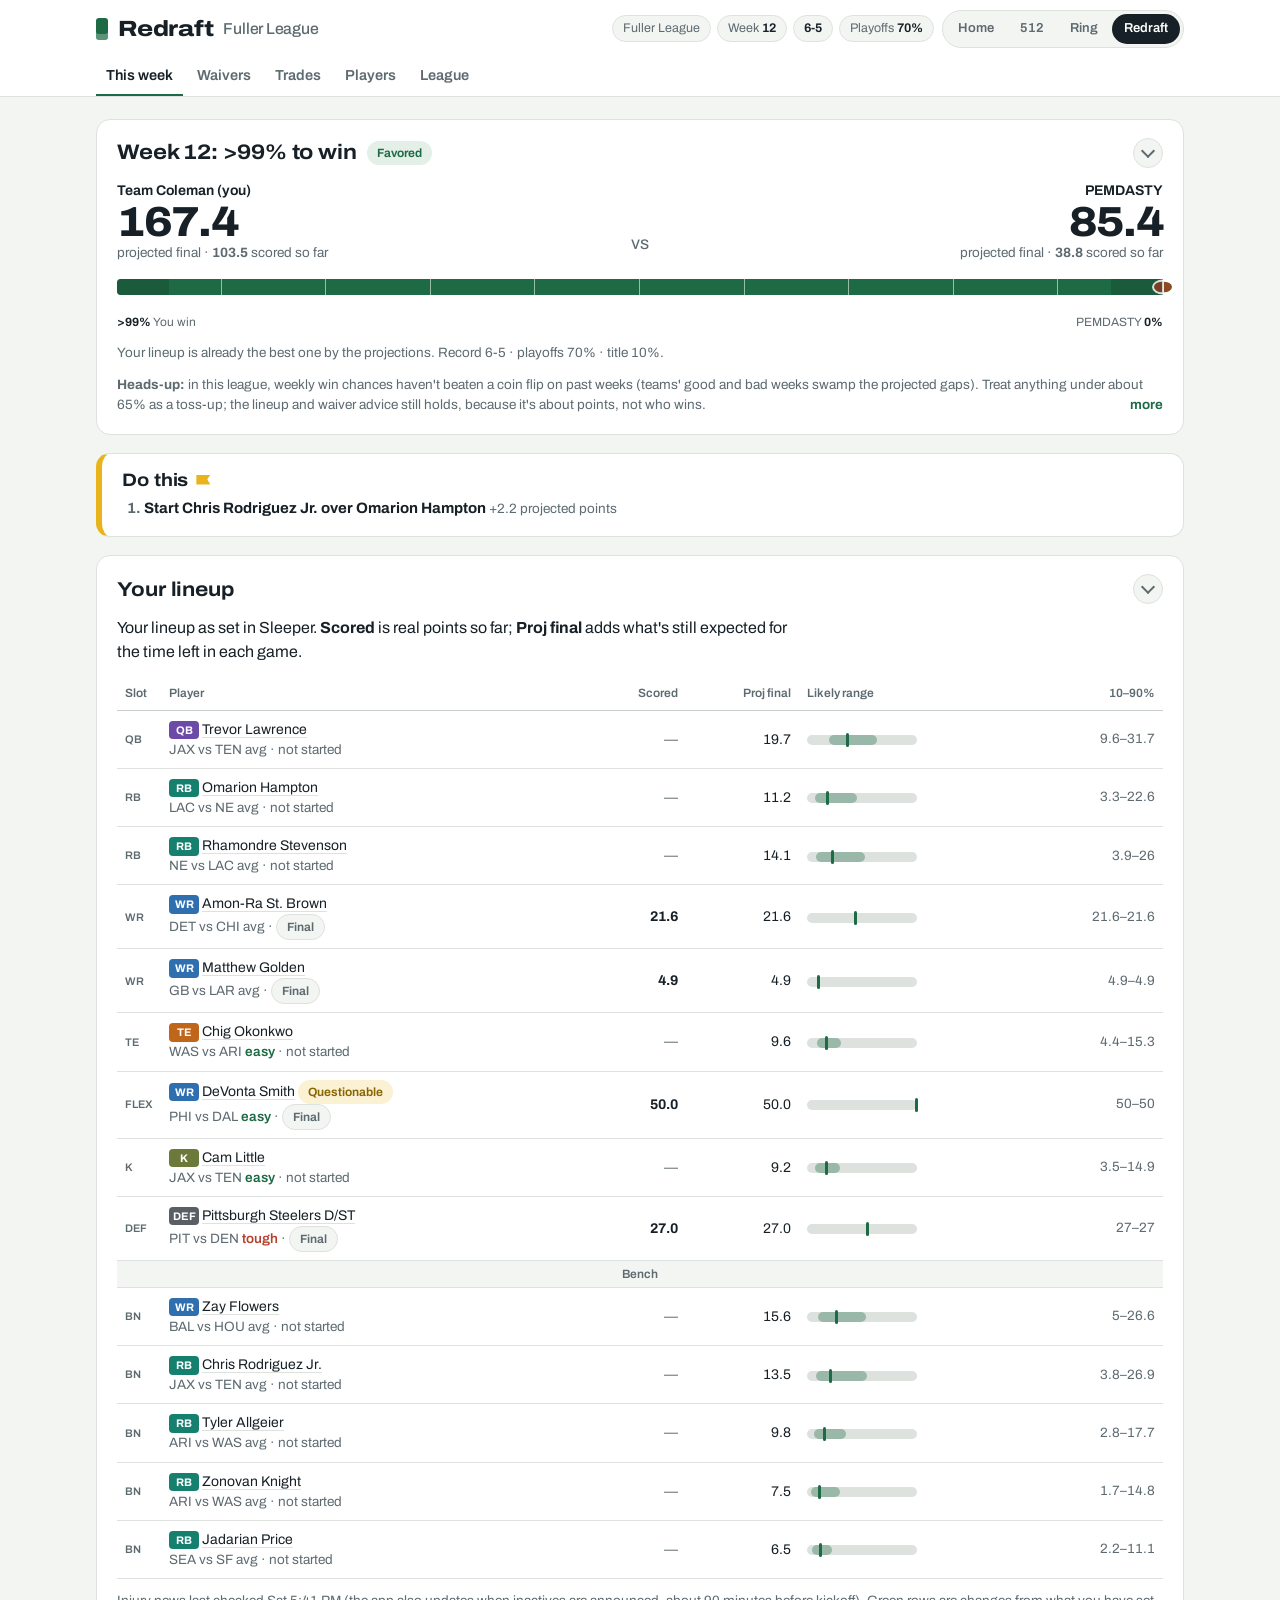
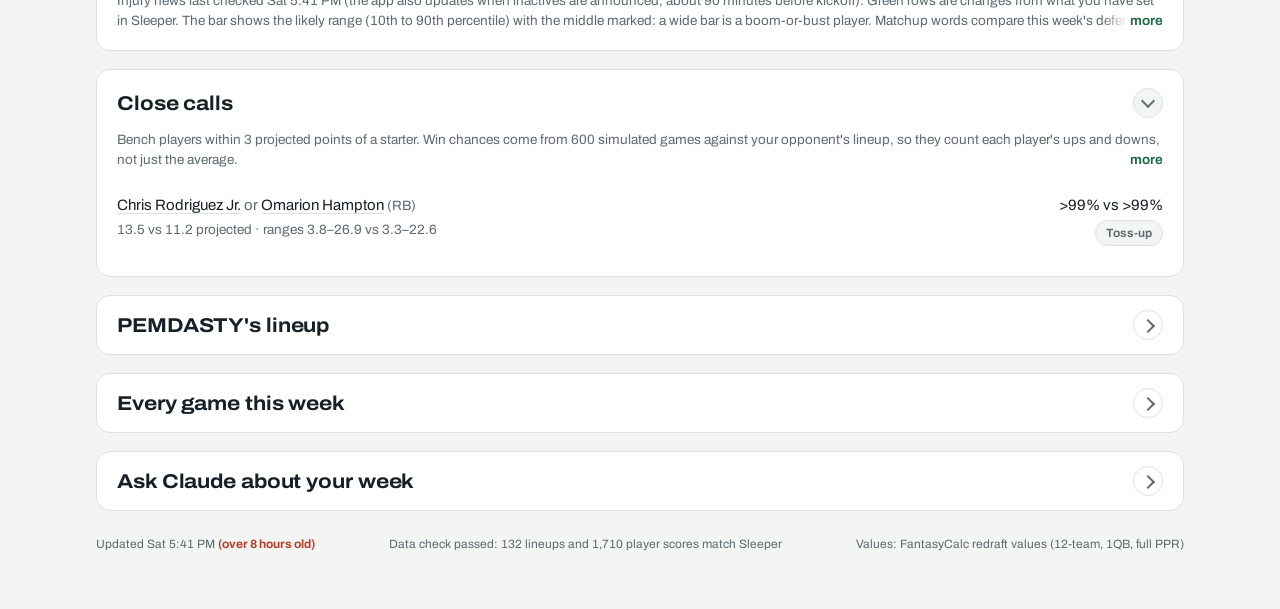
<file: docs/redraft/index.html>
<!doctype html>
<html lang="en">
<head>
<meta charset="utf-8">
<meta name="viewport" content="width=device-width,initial-scale=1,viewport-fit=cover">
<title>Redraft HQ</title>
<link rel="preconnect" href="https://fonts.googleapis.com">
<link rel="preconnect" href="https://fonts.gstatic.com" crossorigin>
<link rel="stylesheet" href="https://fonts.googleapis.com/css2?family=Archivo:wdth,wght@62..125,400..800&display=swap">
<style>
:root{
  --bg:#f3f5f7; --panel:#ffffff; --ink:#14212b; --muted:#5b6b78; --line:#d9e0e6;
  --accent:#0076b6; --s1:#0076b6; --s2:#c46a1a; --accent-soft:#e3f0f8; --silver:#a5acaf;
  --good:#1f8a4c; --good-soft:#e2f3e8; --bad:#c2402f; --bad-soft:#f8e4e1; --warn:#b7791f; --warn-soft:#f7eedb;
  --f-display:'Barlow Condensed',Impact,'Arial Narrow',sans-serif;
  --f-body:'IBM Plex Sans',system-ui,-apple-system,'Segoe UI',sans-serif;
  --f-mono:'IBM Plex Mono',ui-monospace,Menlo,Consolas,monospace;
}
@media (prefers-color-scheme: dark){:root:not([data-theme="light"]){
  --bg:#0d151c; --panel:#15212b; --ink:#e6edf2; --muted:#93a3b0; --line:#25343f;
  --accent:#3aa0e0; --s1:#2f93d1; --s2:#d07e33; --accent-soft:#16324a; --silver:#7d878c;
  --good:#46c07a; --good-soft:#163525; --bad:#ec6f5c; --bad-soft:#3d1d19; --warn:#e0a84a; --warn-soft:#3a2d14; color-scheme:dark}}
:root[data-theme="dark"]{
  --bg:#0d151c; --panel:#15212b; --ink:#e6edf2; --muted:#93a3b0; --line:#25343f;
  --accent:#3aa0e0; --s1:#2f93d1; --s2:#d07e33; --accent-soft:#16324a; --silver:#7d878c;
  --good:#46c07a; --good-soft:#163525; --bad:#ec6f5c; --bad-soft:#3d1d19; --warn:#e0a84a; --warn-soft:#3a2d14; color-scheme:dark}
*{box-sizing:border-box}
[hidden]{display:none!important}
body{background:var(--bg);color:var(--ink);font-family:var(--f-body);font-size:14px;line-height:1.45}
body::before{content:"";position:fixed;inset:0 0 auto;height:env(safe-area-inset-top,0px);z-index:10;background:var(--ink)}
.wrap{max-width:1180px;margin:0 auto;padding-left:max(16px,env(safe-area-inset-left,0px));padding-right:max(16px,env(safe-area-inset-right,0px));padding-block:0 48px}
header.board{position:sticky;top:env(safe-area-inset-top,0px);z-index:5;background:var(--ink);color:#fff}
@media (prefers-color-scheme: dark){:root:not([data-theme="light"]) header.board{background:#0a1117}}
:root[data-theme="dark"] header.board{background:#0a1117}
.board-in{max-width:1180px;margin:0 auto;padding-left:max(16px,env(safe-area-inset-left,0px));padding-right:max(16px,env(safe-area-inset-right,0px));padding-block:12px 0;display:flex;flex-direction:column;gap:10px}
.brand{display:flex;align-items:flex-end;justify-content:space-between;gap:12px;flex-wrap:wrap}
.brand h1{font-family:var(--f-display);font-weight:700;font-size:30px;letter-spacing:.02em;margin:0;line-height:1;text-transform:uppercase}
.brand h1 span{color:#5cb8ea}
.chips{display:flex;gap:6px;flex-wrap:wrap}
.chip{font-family:var(--f-mono);font-size:12px;padding:3px 8px;border:1px solid rgba(255,255,255,.22);border-radius:3px;color:#dfe8ee;white-space:nowrap}
.chip b{color:#fff;font-weight:500}
nav.tabs{display:flex;gap:2px;overflow-x:auto;scrollbar-width:none}
nav.tabs button{font-family:var(--f-display);font-size:17px;font-weight:600;letter-spacing:.04em;text-transform:uppercase;background:none;border:0;color:#9fb3c1;padding:8px 12px 9px;border-bottom:3px solid transparent;cursor:pointer;white-space:nowrap}
nav.tabs button[aria-selected="true"]{color:#fff;border-bottom-color:#5cb8ea}
nav.tabs button:focus-visible{outline:2px solid #5cb8ea;outline-offset:-2px}
main section{display:flex;flex-direction:column;gap:16px;padding-top:18px}
h2{font-family:var(--f-display);font-size:24px;font-weight:700;text-transform:uppercase;letter-spacing:.03em;margin:0;text-wrap:balance}
h3{font-family:var(--f-display);font-size:18px;font-weight:600;text-transform:uppercase;letter-spacing:.04em;margin:0}
.lede{color:var(--muted);max-width:68ch;margin:4px 0 0}
.panel{background:var(--panel);border:1px solid var(--line);border-radius:6px;padding:14px;min-width:0}
.grid2{display:grid;grid-template-columns:repeat(auto-fit,minmax(300px,1fr));gap:16px}
.grid3{display:grid;grid-template-columns:repeat(auto-fit,minmax(220px,1fr));gap:12px}
.row{display:flex;gap:10px;flex-wrap:wrap;align-items:center}
label.lab{font-size:11px;letter-spacing:.08em;text-transform:uppercase;color:var(--muted);font-weight:600}
select,input[type=search]{font:inherit;background:var(--panel);color:var(--ink);border:1px solid var(--line);border-radius:4px;padding:6px 8px;max-width:100%}
.seg{display:inline-flex;border:1px solid var(--line);border-radius:4px;overflow:hidden}
.seg button{font:inherit;font-size:13px;border:0;background:var(--panel);color:var(--muted);padding:5px 10px;cursor:pointer}
.seg button[aria-pressed="true"]{background:var(--accent);color:#fff}
.btn{font:inherit;font-weight:600;font-size:13px;border:1px solid var(--accent);background:var(--accent);color:#fff;border-radius:4px;padding:6px 12px;cursor:pointer}
.btn.ghost{background:transparent;color:var(--accent)}
.btn:focus-visible,.seg button:focus-visible,select:focus-visible,input:focus-visible{outline:2px solid var(--accent);outline-offset:2px}
.pick-list{display:flex;flex-direction:column;max-height:340px;overflow:auto;border:1px solid var(--line);border-radius:4px}
.pick-list label{display:grid;grid-template-columns:18px 30px 1fr auto;gap:8px;align-items:center;padding:5px 8px;border-bottom:1px solid var(--line);cursor:pointer;font-size:13px}
.pick-list label:last-child{border-bottom:0}
.pick-list label:has(input:checked){background:var(--accent-soft)}
.pos{font-family:var(--f-mono);font-size:11px;font-weight:500;text-align:center;border-radius:3px;padding:1px 0;color:#fff}
.pos.QB{background:#7a4fb3}.pos.RB{background:#1f8a7a}.pos.WR{background:#0076b6}.pos.TE{background:#c46a1a}.pos.PK{background:var(--silver)}
.num{font-family:var(--f-mono);font-variant-numeric:tabular-nums}
.muted{color:var(--muted)}
.small{font-size:12px}
.stat{display:flex;flex-direction:column;gap:2px;padding:10px 12px;border:1px solid var(--line);border-radius:6px;background:var(--panel)}
.stat .k{font-size:11px;text-transform:uppercase;letter-spacing:.08em;color:var(--muted);font-weight:600}
.stat .v{font-family:var(--f-display);font-size:30px;font-weight:700;line-height:1}
.stat .s{font-size:12px;color:var(--muted)}
.pos-v{color:var(--good)}.neg-v{color:var(--bad)}
.verdict{display:inline-flex;align-items:center;gap:8px;font-family:var(--f-display);font-weight:700;font-size:22px;text-transform:uppercase;letter-spacing:.03em;padding:6px 12px;border-radius:4px}
.v-win{background:var(--good-soft);color:var(--good)}.v-bad{background:var(--bad-soft);color:var(--bad)}.v-mid{background:var(--warn-soft);color:var(--warn)}.v-info{background:var(--accent-soft);color:var(--accent)}
.tag{display:inline-block;font-size:11px;font-weight:600;padding:1px 6px;border-radius:3px;text-transform:uppercase;letter-spacing:.04em}
.t-core{background:var(--good-soft);color:var(--good)}.t-depth{background:var(--accent-soft);color:var(--accent)}.t-exp{background:var(--warn-soft);color:var(--warn)}
.tbl-wrap{overflow-x:auto;min-width:0}
table{border-collapse:collapse;width:100%;font-size:13px}
th{text-align:left;font-size:11px;letter-spacing:.06em;text-transform:uppercase;color:var(--muted);font-weight:600;border-bottom:2px solid var(--line);padding:6px 8px;white-space:nowrap;cursor:default}
th.sortable{cursor:pointer}
td{border-bottom:1px solid var(--line);padding:6px 8px;vertical-align:top}
td.r,th.r{text-align:right}
tr.hl td{background:var(--accent-soft)}
svg text{fill:var(--muted);font-family:var(--f-mono);font-size:10px}
.note{font-size:12px;color:var(--muted);border-left:3px solid var(--line);padding-left:10px;max-width:80ch}
.deal{display:flex;flex-direction:column;gap:6px;padding:10px;border:1px solid var(--line);border-radius:6px}
.deal .sides{display:grid;grid-template-columns:1fr auto 1fr;gap:8px;align-items:center}
.deal .arrow{color:var(--muted);font-family:var(--f-mono)}
.needbar{display:grid;grid-template-columns:28px 1fr 46px;gap:6px;align-items:center;font-size:12px}
.needbar .bar{height:8px;background:var(--line);border-radius:4px;overflow:hidden}
.needbar .bar i{display:block;height:100%;background:var(--accent)}
.status{font-size:12px;color:var(--muted)}
@media (max-width:560px){.brand h1{font-size:24px}.stat .v{font-size:24px}.deal .sides{grid-template-columns:1fr}.deal .arrow{display:none}}
@media (prefers-reduced-motion:reduce){*{transition:none!important}}

html{-webkit-text-size-adjust:100%}
body{margin:0}
:root{padding-top:env(safe-area-inset-top,0px);padding-bottom:env(safe-area-inset-bottom,0px)}
.chip-warn{border-color:#e0a84a;color:#f3d29a}
.hero{display:grid;grid-template-columns:repeat(auto-fit,minmax(300px,1fr));gap:16px}
.hero-card{background:var(--panel);border:1px solid var(--line);border-radius:6px;padding:14px;display:flex;flex-direction:column;gap:10px;min-width:0}
.hero-row{display:flex;justify-content:space-between;align-items:flex-end;gap:12px;flex-wrap:wrap}
.big{font-family:var(--f-display);font-weight:700;font-size:40px;line-height:1}
.odds{display:flex;gap:16px}
.odds div{display:flex;flex-direction:column;align-items:flex-end}
.odds b{font-family:var(--f-display);font-size:26px;line-height:1;color:var(--accent)}
.odds span{font-size:11px;text-transform:uppercase;letter-spacing:.06em;color:var(--muted)}
.vs{display:grid;grid-template-columns:1fr auto 1fr;gap:10px;align-items:end}
.vs .tn{font-weight:600;font-size:13px}
.vsx{font-family:var(--f-display);color:var(--muted);font-size:18px;padding-bottom:6px}
.wpbar{height:10px;border-radius:5px;background:var(--silver);overflow:hidden}
.wpbar.thin{height:6px}
.wpbar i{display:block;height:100%;background:var(--accent)}
.alerts{border-top:1px solid var(--line);padding-top:8px;display:flex;flex-direction:column;gap:3px}
.meter{display:inline-block;width:56px;height:6px;border-radius:3px;background:var(--line);overflow:hidden;margin-right:6px;vertical-align:middle}
.meter i{display:block;height:100%;background:var(--accent)}
.matchups{display:grid;grid-template-columns:repeat(auto-fit,minmax(240px,1fr));gap:10px}
.mu{border:1px solid var(--line);border-radius:6px;padding:10px;display:flex;flex-direction:column;gap:6px}
.mu.mine{border-color:var(--accent);background:var(--accent-soft)}
.mu-r{display:flex;justify-content:space-between;gap:8px;font-size:13px}
[data-sub-panel][hidden]{display:none!important}
.feed{display:flex;flex-direction:column;gap:6px}
.al{display:grid;grid-template-columns:auto 1fr;gap:8px;align-items:start;font-size:13px;padding:6px 0;border-bottom:1px solid var(--line)}
.al:last-child{border-bottom:0}
.al .tag{margin-top:1px}
.brief h4{font-family:var(--f-display);font-size:16px;text-transform:uppercase;letter-spacing:.04em;margin:10px 0 4px}
.brief p{margin:2px 0}.brief ul{margin:2px 0;padding-left:18px}
.heat td.c{text-align:center;font-family:var(--f-mono);font-size:12px}
.heat .top{background:var(--good-soft);color:var(--good)}.heat .bot{background:var(--bad-soft);color:var(--bad)}
.tx{border:1px solid var(--line);border-radius:6px;padding:10px;display:flex;flex-direction:column;gap:8px}
.tx.mine{border-color:var(--accent)}
.tx-sides{display:grid;grid-template-columns:1fr 1fr;gap:10px}
.tx-side{display:flex;flex-direction:column;gap:3px;font-size:13px;min-width:0}
.flag{display:flex;flex-direction:column;gap:4px;padding:10px;border:1px solid var(--line);border-radius:6px}
.flag-h{display:flex;justify-content:space-between;align-items:center;gap:8px;flex-wrap:wrap}
textarea{font:inherit;background:var(--panel);color:var(--ink);border:1px solid var(--line);border-radius:4px;padding:8px;width:100%;min-height:64px;resize:vertical}
textarea:focus-visible{outline:2px solid var(--accent);outline-offset:2px}
.btn-hdr{font-family:var(--f-display);font-size:15px;font-weight:600;letter-spacing:.05em;text-transform:uppercase;background:#5cb8ea;color:#0a1117;border:0;border-radius:3px;padding:3px 10px;cursor:pointer}
dialog{border:1px solid var(--line);border-radius:8px;background:var(--panel);color:var(--ink);padding:16px;width:min(640px,calc(100vw - 32px));max-height:calc(100vh - 48px)}
dialog::backdrop{background:rgba(5,10,15,.55)}
.mgr{display:flex;flex-direction:column;gap:8px}
.kv{display:grid;grid-template-columns:auto minmax(0,1fr);gap:3px 12px;font-size:13px}
.kv>span:nth-child(odd){color:var(--muted)}
.spark{vertical-align:middle}
/* manager layer */
.todo{border:1px solid var(--warn);background:var(--warn-soft);border-radius:6px;padding:10px 14px;display:flex;flex-direction:column;gap:4px}
.todo h3{color:var(--warn)}
tr.cut td{border-bottom:2px dashed var(--accent)}
tr.cut-bye td{border-bottom:2px solid var(--good)}
.live{display:inline-block;font-family:var(--f-mono);font-size:11px;font-weight:600;color:#fff;background:var(--bad);border-radius:3px;padding:0 5px;margin-left:6px;vertical-align:middle}
.pl{background:none;border:0;padding:0;font:inherit;color:inherit;cursor:pointer;text-align:left;text-decoration:underline;text-decoration-color:var(--line);text-underline-offset:3px}
.pl:hover{text-decoration-color:var(--accent)}
.pl:focus-visible{outline:2px solid var(--accent);outline-offset:2px}
.gl{display:grid;grid-template-columns:repeat(auto-fill,minmax(54px,1fr));gap:4px}
.gl div{border:1px solid var(--line);border-radius:4px;padding:4px;text-align:center;font-family:var(--f-mono);font-size:12px}
.gl div small{display:block;color:var(--muted);font-size:10px}
.gl .ct{background:var(--good-soft);border-color:var(--good)}
.gl .bye{color:var(--muted);background:var(--bg)}
.hole{color:var(--bad);font-weight:600}
/* plain-English layer */
.takeaway{background:var(--accent-soft);border:1px solid var(--line);border-radius:6px;padding:12px 14px;font-size:15px;line-height:1.5;max-width:none}
.takeaway b{color:var(--ink)}
.explain{font-size:12.5px;color:var(--muted);margin:2px 0 10px;max-width:90ch}
.legend{display:flex;flex-wrap:wrap;gap:6px 14px;font-size:12px;color:var(--muted);margin-bottom:8px}
.guide dl{display:grid;grid-template-columns:minmax(110px,auto) 1fr;gap:8px 14px;margin:0;font-size:13px}
.guide dt{font-weight:600}.guide dd{margin:0;color:var(--muted)}
.guide h4{font-family:var(--f-display);font-size:16px;text-transform:uppercase;letter-spacing:.04em;margin:14px 0 6px}
@media (max-width:560px){.guide dl{grid-template-columns:1fr}.guide dd{margin-bottom:6px}}
@media (max-width:560px){.tx-sides{grid-template-columns:1fr}}.bd-cols{grid-template-columns:minmax(0,1fr) minmax(0,1fr)}.vr>span:first-child{min-width:0;overflow-wrap:anywhere}@media (max-width:420px){.bd-cols{grid-template-columns:minmax(0,1fr)}}

.card{background:var(--panel);border:1px solid var(--line);border-radius:8px;padding:16px;display:flex;flex-direction:column;gap:12px;min-width:0}
.card>h2{font-size:21px}
.answer{font-size:16px;line-height:1.5;margin:0;max-width:75ch}
.sub{font-size:13px;color:var(--muted);margin:0}
.word{display:inline-flex;align-items:center;font-size:12px;font-weight:600;letter-spacing:.03em;text-transform:uppercase;padding:2px 8px;border-radius:99px;white-space:nowrap}
.w-good{background:var(--good-soft);color:var(--good)}.w-mid{background:var(--warn-soft);color:var(--warn)}.w-bad{background:var(--bad-soft);color:var(--bad)}.w-info{background:var(--accent-soft);color:var(--accent)}.w-plain{background:var(--bg);color:var(--muted);border:1px solid var(--line)}
.tiles{display:grid;grid-template-columns:repeat(auto-fit,minmax(150px,1fr));gap:10px}
.tile{border:1px solid var(--line);border-radius:8px;padding:10px 12px;display:flex;flex-direction:column;gap:4px;min-width:0}
.tile .t-label{font-size:12.5px;color:var(--muted)}
.tile .t-big{font-family:var(--f-display);font-weight:700;font-size:30px;line-height:1}
.tile .t-note{font-size:12px;color:var(--muted)}
details.more{border-top:1px solid var(--line);padding-top:10px}
details.more>summary{cursor:pointer;font-size:13px;font-weight:600;color:var(--accent);list-style:none}
details.more>summary::-webkit-details-marker{display:none}
details.more>summary::before{content:"＋ "}
details.more[open]>summary::before{content:"－ "}
details.more>div{margin-top:10px;display:flex;flex-direction:column;gap:10px}
.vsrow{display:grid;grid-template-columns:minmax(0,1fr) auto minmax(0,1fr);gap:12px;align-items:end}
.vsrow .nm{font-weight:600;font-size:14px;overflow-wrap:anywhere}
.vsrow .sc{font-family:var(--f-display);font-weight:700;font-size:40px;line-height:1}
.list{display:flex;flex-direction:column}
.li{display:grid;grid-template-columns:minmax(0,1fr) auto;gap:4px 12px;padding:10px 0;border-bottom:1px solid var(--line);align-items:start}
.li:last-child{border-bottom:0}
.li .main{display:flex;flex-direction:column;gap:3px;min-width:0}
.li .right{text-align:right;display:flex;flex-direction:column;align-items:flex-end;gap:3px}
.li .why{font-size:13px;color:var(--muted)}
.todo{border:1px solid var(--warn);background:var(--warn-soft);border-radius:8px;padding:12px 16px;display:flex;flex-direction:column;gap:6px}
.todo h2{font-size:18px;color:var(--warn)}
.todo ol{margin:0;padding-left:20px;display:flex;flex-direction:column;gap:6px}
.pos.K{background:#6b7a3a}.pos.DEF{background:#5a5f66}
.rng{position:relative;display:inline-block;width:110px;height:10px;vertical-align:middle;background:var(--line);border-radius:5px}
.rng i{position:absolute;top:0;bottom:0;background:var(--accent);opacity:.35;border-radius:5px}
.rng b{position:absolute;top:-2px;bottom:-2px;width:3px;background:var(--accent);border-radius:2px}
.lu td{vertical-align:middle}
.lu .slot{font-family:var(--f-mono);font-size:11px;color:var(--muted);width:44px}
tr.chg td{background:var(--good-soft)}
tr.bad td{background:var(--bad-soft)}
.switch{display:inline-flex;border:1px solid rgba(255,255,255,.25);border-radius:4px;overflow:hidden}
.switch a{font-family:var(--f-display);font-weight:600;font-size:14px;letter-spacing:.05em;text-transform:uppercase;color:#cfe0ea;text-decoration:none;padding:3px 10px}
.switch a[aria-current="page"]{background:#5cb8ea;color:#0a1117}
.switch a:focus-visible{outline:2px solid #5cb8ea;outline-offset:2px}
.filters{display:flex;gap:8px;flex-wrap:wrap;align-items:center}
.tbl-sticky{max-height:620px;overflow:auto}
.tbl-sticky thead th{position:sticky;top:0;background:var(--panel);z-index:1}
.flagw{display:inline-block;font-size:11px;font-weight:600;padding:1px 6px;border-radius:3px;margin:1px 2px 1px 0;white-space:nowrap}
.f-up{background:var(--good-soft);color:var(--good)}.f-down{background:var(--bad-soft);color:var(--bad)}.f-hot{background:var(--warn-soft);color:var(--warn)}.f-cold{background:var(--accent-soft);color:var(--accent)}
.mf-e{color:var(--good);font-weight:600}.mf-h{color:var(--bad);font-weight:600}
.pickcol{display:flex;flex-direction:column;gap:6px;min-width:0}
.footer{font-size:12px;color:var(--muted);padding:24px 0 8px;display:flex;gap:12px;flex-wrap:wrap;justify-content:space-between}
@media (max-width:560px){.li{grid-template-columns:minmax(0,1fr)}.li .right{align-items:flex-start;text-align:left}}
@media (max-width:560px){.vsrow .sc{font-size:32px}.rng{width:70px}.hide-sm{display:none}}
.wpbar{cursor:help}.wpcap{display:flex;justify-content:space-between;gap:8px;font-size:11.5px;color:var(--muted);margin-top:3px}.wpcap b{color:var(--ink);font-weight:600}

/* ==========================================================================
   Theme: "sideline" — loaded last on every page.
   Chalk paper, ink type, turf green for you, penalty-flag yellow for things to act on.
   One family (Archivo), width axis does the work: wide for headings, normal for text.
   The one loud element is the field bar: win chance drawn as a football field.
   ========================================================================== */
:root{
  --bg:#f3f5f2; --panel:#ffffff; --ink:#172026; --muted:#5d6a70; --line:#dde2de; --line2:#c9d0cb;
  --accent:#1d6a45; --accent-ink:#ffffff; --accent-soft:#e3efe7;
  --good:#1d6a45; --good-soft:#e3efe7;
  --bad:#b5412d; --bad-soft:#f7e3dd;
  --warn:#8a6400; --flag:#e9b31b; --warn-soft:#fbf2d3;
  --opp:#aab3b8; --ball:#8a4b25;
  --s1:#1d6a45; --s2:#c4801b; --silver:#aab3b8;
  --f-display:'Archivo',system-ui,-apple-system,'Segoe UI',sans-serif;
  --f-body:'Archivo',system-ui,-apple-system,'Segoe UI',sans-serif;
  --f-mono:'Archivo',system-ui,sans-serif;
  --r-lg:14px; --r-md:10px; --r-sm:6px;
}
@media (prefers-color-scheme: dark){:root:not([data-theme="light"]){
  --bg:#0f1512; --panel:#161e1a; --ink:#e6ece8; --muted:#97a59d; --line:#26312b; --line2:#34413a;
  --accent:#4fb882; --accent-ink:#0b1410; --accent-soft:#183326;
  --good:#4fb882; --good-soft:#183326; --bad:#e8735c; --bad-soft:#3a1d17;
  --warn:#f0c449; --flag:#f0c449; --warn-soft:#30280f;
  --opp:#4a5650; --ball:#c47a45; --s1:#4fb882; --s2:#e0a44a; --silver:#4a5650; color-scheme:dark}}
:root[data-theme="dark"]{
  --bg:#0f1512; --panel:#161e1a; --ink:#e6ece8; --muted:#97a59d; --line:#26312b; --line2:#34413a;
  --accent:#4fb882; --accent-ink:#0b1410; --accent-soft:#183326;
  --good:#4fb882; --good-soft:#183326; --bad:#e8735c; --bad-soft:#3a1d17;
  --warn:#f0c449; --flag:#f0c449; --warn-soft:#30280f;
  --opp:#4a5650; --ball:#c47a45; --s1:#4fb882; --s2:#e0a44a; --silver:#4a5650; color-scheme:dark}

body{font-family:var(--f-body);font-size:15px;line-height:1.5;background:var(--bg);color:var(--ink);font-variant-numeric:tabular-nums;-webkit-font-smoothing:antialiased}
body::before{background:var(--panel)}
::selection{background:var(--accent-soft)}
a{color:var(--accent)}

/* ---------- type: sentence case everywhere, width carries the hierarchy ---------- */
h1,h2,h3,h4,.verdict,.verdict-h,.brief h4,.guide h4,.step,.word,.vtag,.tag,th,label.lab,.stat .k,.odds span,.kvs span,nav.tabs button,.switch a,.btn-hdr{text-transform:none!important;letter-spacing:0!important}
h2{font-family:var(--f-display);font-stretch:112%;font-weight:700;font-size:21px;line-height:1.2;letter-spacing:-.005em!important}
h3{font-family:var(--f-display);font-stretch:108%;font-weight:650;font-size:16px;line-height:1.25}
.card>h2,.card>header h2{font-size:20px}
.num,.big,.big2,.sc,.t-big,.stat .v,.odds b,.kvs b,.verdict-h,.advice .stripe b{font-family:var(--f-display);font-variant-numeric:tabular-nums}
.sub,.explain,.lede{color:var(--muted)}
.sub{font-size:13.5px}
.answer{font-size:16px}
.small{font-size:12.5px}
th{font-size:12px;font-weight:600;color:var(--muted);border-bottom:1px solid var(--line2);padding:8px}
td{padding:8px;border-bottom:1px solid var(--line)}
tr.hl td{background:var(--accent-soft)}
table{font-size:14px}
svg text{font-family:var(--f-body);font-size:10.5px}

/* ---------- app bar ---------- */
header.board{background:color-mix(in srgb,var(--panel) 92%,transparent);color:var(--ink);border-bottom:1px solid var(--line);backdrop-filter:saturate(1.4) blur(10px);-webkit-backdrop-filter:saturate(1.4) blur(10px)}
:root[data-theme="dark"] header.board{background:color-mix(in srgb,var(--panel) 92%,transparent)}
@media (prefers-color-scheme: dark){:root:not([data-theme="light"]) header.board{background:color-mix(in srgb,var(--panel) 92%,transparent)}}
.board-in{padding-block:10px 0;gap:8px;max-width:1120px}
.wrap{max-width:1120px}
.brand{align-items:center}
.brand h1{font-family:var(--f-display);font-stretch:118%;font-size:22px;font-weight:800;letter-spacing:-.01em!important;color:var(--ink);display:flex;align-items:center;gap:10px}
.brand h1::before{content:"";width:12px;height:22px;border-radius:3px;background:var(--accent);box-shadow:inset 0 -6px 0 rgba(255,255,255,.28);flex:none}
.brand h1 span{color:var(--muted);font-weight:500;font-stretch:100%}
.brand>.row{gap:8px!important}
.chips{gap:6px}
.chip{font-family:var(--f-body);font-size:12.5px;border:1px solid var(--line);background:var(--bg);color:var(--muted);border-radius:99px;padding:3px 10px}
.chip b{color:var(--ink);font-weight:650}
.chip-warn{border-color:var(--flag);color:var(--warn);background:var(--warn-soft)}

/* league switcher: the app-level control, so it sits apart and reads as one segmented pill */
.switch{border:1px solid var(--line);border-radius:99px;background:var(--bg);padding:3px;gap:2px}
.switch a{font-family:var(--f-body);font-size:13px;font-weight:600;color:var(--muted);padding:5px 12px;border-radius:99px;text-decoration:none;transition:background .15s,color .15s}
.switch a:hover{color:var(--ink)}
.switch a[aria-current="page"]{background:var(--ink);color:var(--panel)}
.switch a:focus-visible{outline:2px solid var(--accent);outline-offset:2px}
.btn-hdr{font-family:var(--f-body);font-size:13px;font-weight:600;background:transparent;color:var(--ink);border:1px solid var(--line2);border-radius:99px;padding:5px 12px}
.btn-hdr:hover{border-color:var(--ink)}

/* section tabs */
nav.tabs{gap:4px;margin-top:2px;mask-image:linear-gradient(90deg,#000 92%,transparent);-webkit-mask-image:linear-gradient(90deg,#000 92%,transparent)}
nav.tabs button{font-family:var(--f-body);font-size:14.5px;font-weight:600;color:var(--muted);padding:9px 10px 11px;border-bottom:2px solid transparent;border-radius:0}
nav.tabs button:hover{color:var(--ink)}
nav.tabs button[aria-selected="true"]{color:var(--ink);border-bottom-color:var(--accent)}
nav.tabs button:focus-visible{outline:2px solid var(--accent);outline-offset:-2px;border-radius:6px}

main section{gap:18px;padding-top:22px}

/* ---------- surfaces ---------- */
.card,.panel,.hero-card{background:var(--panel);border:1px solid var(--line);border-radius:var(--r-lg);padding:18px 20px;box-shadow:none}
.tile,.stat,.mu,.tx,.deal,.flag,.bd-box{border-radius:var(--r-md);border-color:var(--line)}
.tile{background:var(--bg);border:0;padding:12px 14px}
.tile .t-label{font-size:13px}
.tile .t-big{font-size:32px;font-weight:750;font-stretch:105%;letter-spacing:-.02em}
.mu.mine,.tx.mine{border-color:var(--accent);background:var(--accent-soft)}
details.more{border-top:1px solid var(--line)}
details.more>summary{color:var(--accent);font-weight:600}
details.more>summary::before{content:"+ ";font-weight:700}
details.more[open]>summary::before{content:"– "}

/* ---------- pills, words, positions ---------- */
.word,.vtag{font-size:12px;font-weight:650;padding:3px 10px;border-radius:99px}
.w-mid{background:var(--warn-soft);color:var(--warn)}
.pos{font-family:var(--f-body);font-size:11px;font-weight:700;border-radius:4px;padding:1px 0}
.pos.QB{background:#6c4aa8}.pos.RB{background:#16806f}.pos.WR{background:#2f6fb0}.pos.TE{background:#c0661b}
.live{font-family:var(--f-body);background:var(--bad);border-radius:99px;padding:0 7px;font-size:11px}

/* ---------- buttons & inputs ---------- */
.btn{font-family:var(--f-body);font-size:14px;font-weight:650;background:var(--accent);border:1px solid var(--accent);color:var(--accent-ink);border-radius:99px;padding:8px 16px;transition:filter .15s}
.btn:hover{filter:brightness(1.08)}
.btn.ghost{background:transparent;color:var(--accent);border-color:var(--line2)}
.btn.ghost:hover{border-color:var(--accent)}
.seg,.tabsub{border-radius:99px}
.seg{border-color:var(--line);padding:2px;background:var(--bg)}
.seg button{border-radius:99px;background:transparent;font-weight:600}
.seg button[aria-pressed="true"]{background:var(--ink);color:var(--panel)}
.tabsub button{border-radius:99px;font-size:13.5px}
.tabsub button[aria-pressed="true"]{background:var(--ink);border-color:var(--ink);color:var(--panel)}
select,input[type=search],input[type=text],input[type=number],textarea{border-radius:var(--r-sm);border-color:var(--line2);padding:8px 10px;background:var(--panel)}
.pick-list{border-radius:var(--r-md)}

/* ---------- "Do this": the flag ---------- */
.todo{background:var(--panel);border:1px solid var(--line);border-left:6px solid var(--flag);border-radius:var(--r-lg);padding:16px 20px}
.todo h2,.todo h3{color:var(--ink)}
.todo h2::after{content:"";display:inline-block;width:14px;height:10px;margin-left:8px;background:var(--flag);clip-path:polygon(0 0,100% 0,78% 50%,100% 100%,0 100%);vertical-align:1px}
.todo ol{padding-left:22px;gap:8px}
.todo ol li::marker{font-weight:700;color:var(--muted)}
.advice{padding:22px 24px}
.advice .verdict-h{font-stretch:118%;font-size:36px;font-weight:800;letter-spacing:-.02em!important;text-transform:none!important}
.advice .move{border-left:4px solid var(--accent);border-radius:var(--r-md)}
.advice .move.todo{border-left-color:var(--flag)}
.advice ul{gap:7px}

/* ---------- the field bar: win chance as a football field ---------- */
.wpbar{position:relative;height:16px;border-radius:4px;background:var(--opp);overflow:visible;cursor:help;margin-top:4px}
.wpbar::before{content:"";position:absolute;inset:0;border-radius:4px;pointer-events:none;z-index:2;
  background:repeating-linear-gradient(90deg,transparent 0 calc(10% - 1px),rgba(255,255,255,.55) calc(10% - 1px) 10%)}
.wpbar::after{content:"";position:absolute;inset:0;border-radius:4px;pointer-events:none;z-index:2;
  background:linear-gradient(90deg,rgba(0,0,0,.14) 0 5%,transparent 5% 95%,rgba(0,0,0,.14) 95%)}
.wpbar i{position:relative;display:block;height:100%;background:var(--accent);border-radius:4px 0 0 4px;z-index:1;transition:width .6s cubic-bezier(.2,.8,.2,1)}
.wpbar i::after{content:"";position:absolute;right:-9px;top:50%;width:18px;height:11px;transform:translateY(-50%);border-radius:50%;z-index:3;
  background:var(--ball);box-shadow:0 0 0 2px var(--panel);
  background-image:linear-gradient(90deg,transparent 46%,rgba(255,255,255,.85) 46% 54%,transparent 54%)}
.wpbar.thin{height:8px}
.wpbar.thin i::after{display:none}
.wpcap{font-size:12px;margin-top:6px}
.wpcap b{font-weight:700}
@media (prefers-reduced-motion:reduce){.wpbar i{transition:none}}

/* scoreboard rows */
.vsrow .nm,.vs .tn{font-weight:650;font-size:14px}
.vsrow .sc{font-stretch:108%;font-weight:800;font-size:42px;letter-spacing:-.025em}
.vsx{font-family:var(--f-body);font-size:13px}
.kvs b,.odds b{font-stretch:105%;font-weight:750;color:var(--ink)}
.kvs span,.odds span{font-size:12px}

/* ---------- lists & tables ---------- */
.li{padding:12px 0}
.li .why{font-size:13.5px}
.vr>span:last-child{font-family:var(--f-body)}
.gl div{font-family:var(--f-body);border-radius:6px}
.bar2 .track,.needbar .bar,.meter{background:var(--line)}
.rng{background:var(--line)}
.lu .slot{font-family:var(--f-body);font-weight:600}
tr.chg td{background:var(--good-soft)}
.chip-l{border-radius:99px;padding:1px 8px;font-size:11.5px}
.takeaway{background:var(--accent-soft);border:0;border-radius:var(--r-md)}
.note{border-left-color:var(--line2)}
dialog{border-radius:var(--r-lg);padding:20px}
.footer{color:var(--muted)}

/* ---------- small screens ---------- */
@media (max-width:640px){
  .board-in{padding-top:8px}
  .brand{flex-direction:column;align-items:stretch;gap:8px}
  .brand h1{font-size:19px}
  .brand>.row{justify-content:space-between}
  .switch{order:-1;width:100%;justify-content:space-between}
  .switch a{flex:1;text-align:center;padding:6px 4px}
  .chips{order:2}
  .card,.panel,.todo{padding:16px}
  .advice{padding:18px}
  .advice .verdict-h{font-size:28px}
  .vsrow .sc{font-size:32px}
  nav.tabs button{font-size:14px;padding:8px 9px 10px}
}

/* ---------- league home: scoreboard first ---------- */
.scoreboard{display:grid;grid-template-columns:minmax(0,1.35fr) minmax(0,1fr);gap:18px;align-items:start}
.scoreboard>.card{height:100%}
.lineup{border-left:6px solid var(--flag)}
.lineup h2{font-size:19px}
@media (max-width:860px){.scoreboard{grid-template-columns:minmax(0,1fr)}}
.tile .word{align-self:flex-start}
.scoreboard>.card{height:auto}
@media (max-width:640px){
  .brand>.row{display:grid!important;grid-template-columns:minmax(0,1fr) auto;align-items:center}
  .brand>.row>.switch{grid-column:1/-1;grid-row:1}
  .brand>.row>.chips{grid-row:2;flex-wrap:nowrap;overflow-x:auto;scrollbar-width:none;mask-image:linear-gradient(90deg,#000 85%,transparent);-webkit-mask-image:linear-gradient(90deg,#000 85%,transparent)}
  .brand>.row>.chips::-webkit-scrollbar{display:none}
  .brand>.row>.btn-hdr{grid-row:2;grid-column:2}
}
/* hub: the week as a headline, not a card */
.hub-hero{padding:6px 2px 0}
.hub-hero h2{font-stretch:125%;font-size:46px;font-weight:800;letter-spacing:-.03em!important;line-height:1}
.hub-hero p{margin:6px 0 0;font-size:18px;color:var(--muted)}
@media (max-width:640px){.hub-hero h2{font-size:36px}.hub-hero p{font-size:16px}}
.brand h1 span{font-size:.72em;align-self:flex-end;margin-bottom:.18em}
a.btn{text-decoration:none;display:inline-flex;align-items:center}
.scoreboard .tiles{grid-template-columns:repeat(auto-fit,minmax(120px,1fr))}
.scoreboard .tile .t-big{font-size:28px}

/* ---------- folding cards: question + answer when closed ---------- */
.fold-head{cursor:pointer;-webkit-tap-highlight-color:transparent}
h2.fold-head,h3.fold-head{display:flex;align-items:center;justify-content:space-between;gap:10px}
.fold-head:has(> .fold-btn){position:relative}
.fold-btn{flex:none;width:30px;height:30px;border-radius:99px;border:1px solid var(--line);background:var(--bg);cursor:pointer;display:inline-grid;place-items:center;padding:0;margin-left:auto;color:var(--muted)}
.fold-btn::before{content:"";width:8px;height:8px;border-right:2px solid currentColor;border-bottom:2px solid currentColor;transform:translateY(-2px) rotate(45deg);transition:transform .2s}
.fold-btn[aria-expanded="false"]::before{transform:translateY(1px) rotate(-45deg)}
.fold-btn:hover{color:var(--ink);border-color:var(--line2)}
.fold-btn:focus-visible{outline:2px solid var(--accent);outline-offset:2px}
.card.folded{gap:6px;padding-top:14px;padding-bottom:14px}
.card.folded > *:not(.fold-head):not(.answer){display:none!important}
.card.folded > .answer ~ .answer{display:none!important}
.card.folded > .answer{display:-webkit-box;-webkit-line-clamp:2;-webkit-box-orient:vertical;overflow:hidden;font-size:14.5px;color:var(--muted)}
.card.folded > .answer b{color:var(--ink)}
.card.folded > .fold-head .fold-btn{background:var(--panel)}
.card.folded .fold-head > :not(h2):not(h3):not(.fold-btn){display:none}
@media (prefers-reduced-motion:reduce){.fold-btn::before{transition:none}}
/* long lists and tables: first rows, then "Show all" */
.list.capped > :nth-child(n+6){display:none!important}
table.capped tbody tr:nth-child(n+13){display:none}
.more-btn{align-self:flex-start;font:inherit;font-size:13.5px;font-weight:650;color:var(--accent);background:transparent;border:1px solid var(--line2);border-radius:99px;padding:6px 14px;margin-top:6px;cursor:pointer}
.more-btn:hover{border-color:var(--accent)}
/* header: title scrolls away, tabs stay */
header.board{transition:none}

@media (max-width:560px){
  .li{grid-template-columns:minmax(0,1fr)!important;gap:6px}
  .li .right{flex-direction:row!important;align-items:center!important;justify-content:flex-start;flex-wrap:wrap;text-align:left!important;gap:8px}
}

p.clamp{display:-webkit-box;-webkit-line-clamp:2;-webkit-box-orient:vertical;overflow:hidden;cursor:pointer;position:relative}
p.clamp.open{display:block;-webkit-line-clamp:unset}
p.clamp:not(.open)::after{content:"more";position:absolute;right:0;bottom:0;padding-left:28px;color:var(--accent);font-weight:650;background:linear-gradient(90deg,transparent,var(--panel) 26px)}
p.clamp:focus-visible{outline:2px solid var(--accent);outline-offset:2px;border-radius:4px}
@media (max-width:640px){.brand h1 span{display:none}.li .right .btn{padding:6px 12px;font-size:13px}}

</style>
</head>
<body>
<header class="board"><div class="board-in">
  <div class="brand"><h1>Redraft <span>Fuller League</span></h1>
    <div class="row" style="gap:8px"><div class="chips" id="chips"></div>
    <nav class="switch" aria-label="Switch league" id="lgSwitch"></nav><script>(function(){var L=[["Home","hub/"],["512",""],["Ring","ring/"],["Redraft","redraft/"]],p=location.pathname,m=p.match(/^(.*?\/)(ring|redraft|hub)\/(index\.html)?$/),root=m?m[1]:p.replace(/index\.html$/,''),cur=m?m[2]+'/':'';
document.getElementById('lgSwitch').innerHTML=L.map(function(x){return '<a href="'+root+x[1]+'"'+(x[1]===cur?' aria-current="page"':'')+'>'+x[0]+'</a>'}).join('')})()</script></div></div>
  <nav class="tabs" role="tablist" id="tabs">
    <button role="tab" data-tab="week" aria-selected="true">This week</button>
    <button role="tab" data-tab="waivers" aria-selected="false">Waivers</button>
    <button role="tab" data-tab="trades" aria-selected="false">Trades</button>
    <button role="tab" data-tab="players" aria-selected="false">Players</button>
    <button role="tab" data-tab="league" aria-selected="false">League</button>
  </nav>
</div></header>
<main class="wrap">
  <section id="t-week"></section>
  <section id="t-waivers" hidden></section>
  <section id="t-trades" hidden></section>
  <section id="t-players" hidden></section>
  <section id="t-league" hidden></section>
  <div class="footer" id="foot"></div>
</main>
<dialog id="dlg"><div id="dlgBody"></div><div class="row" style="justify-content:flex-end;margin-top:12px"><button class="btn ghost" id="dlgClose">Close</button></div></dialog>
<script>
const $=s=>document.querySelector(s);
const esc=s=>String(s??'').replace(/[&<>"']/g,c=>({'&':'&amp;','<':'&lt;','>':'&gt;','"':'&quot;',"'":'&#39;'}[c]));
const pct=x=>x==null?'—':x>=0.995?'>99%':x<0.005&&x>0?'<1%':Math.round(x*100)+'%';
const f1=x=>(x>=0?'+':'−')+Math.abs(x).toFixed(1);
const fx=x=>x==null?'—':(+x).toFixed(1);
const upd=()=>{const d=new Date(Date.parse(D.meta.generated.replace('Z',':00Z')));return d.toLocaleString([], {weekday:'short',hour:'numeric',minute:'2-digit'})};
const store={get(k){try{return localStorage.getItem(k)}catch(e){return null}},set(k,v){try{localStorage.setItem(k,v)}catch(e){}}};
let D,PL,ME,FUT,NW,SLOTS,TEAMS,TN;
const ELIG={QB:['QB'],RB:['RB'],WR:['WR'],TE:['TE'],K:['K'],DEF:['DEF'],FLEX:['RB','WR','TE'],WRRB_FLEX:['RB','WR'],REC_FLEX:['WR','TE'],SUPER_FLEX:['QB','RB','WR','TE']};
const SLOTNAME={FLEX:'FLEX',SUPER_FLEX:'SF',WRRB_FLEX:'W/R',REC_FLEX:'W/T'};
const posTag=p=>`<span class="pos ${p}" style="display:inline-block;width:30px">${p}</span>`;
const nm=s=>PL[s]?`<button class="pl" data-pid="${esc(s)}">${esc(PL[s].n)}</button>`:'<span class="muted">empty</span>';
const tname=r=>r?(TN[r]||'Team '+r):'Free agent';
const injTag=p=>p&&p.inj?` <span class="word w-mid" title="Injury status">${esc(p.inj)}</span>`:'';
const ownerTxt=p=>p.r===ME?'<b>You</b>':p.r?esc(tname(p.r)):'<span class="word w-good">Free agent</span>';

// ---------- simulation model: identical to pipeline/build_redraft.py (same hash, same draws)
function hash(a,b,c){let h=2166136261^a;h=Math.imul(h^b,16777619);h=Math.imul(h^c,16777619);h^=h>>>13;h=Math.imul(h,0x5bd1e995);h^=h>>>15;return (h>>>0)/4294967296}
function zn(a,s,w){const u1=Math.max(1e-9,hash(a,s*31+1,w*7+3)),u2=hash(a,s*17+5,w*13+11);return Math.sqrt(-2*Math.log(u1))*Math.cos(6.283185307*u2)}
function teamNum(t){let n=0;for(const ch of (t||'FA'))n=n*37+ch.charCodeAt(0);return 900000+n}
const sidNum=s=>/^\d+$/.test(s)?parseInt(s,10):500000+teamNum(s);
const RHO=0.15,P_MISS=0.05,WI=Math.sqrt(1-RHO),WT=Math.sqrt(RHO),P_MISS_STATUS={Questionable:0.25};
const TZ=new Map();function teamZ(t,s,w){const k=t+'|'+s+'|'+w;let v=TZ.get(k);if(v===undefined){v=zn(teamNum(t),s,w);TZ.set(k,v)}return v}
// measured score shape (pipeline: SHAPE in build.py): quantiles of score/projection by position and projection level
const CV0={QB:0.42,RB:0.55,WR:0.62,TE:0.65};
const SHP=()=>(D&&D.meta&&D.meta.shape)||{};
const lvl=m=>m<4?0:m<8?1:m<13?2:3;
function phi(x){const y=Math.abs(x)/1.4142135623730951,t=1/(1+0.3275911*y),e=1-(((((1.061405429*t-1.453152027)*t)+1.421413741)*t-0.284496736)*t+0.254829592)*t*Math.exp(-y*y);return 0.5*(1+(x>=0?e:-e))}
function shapeRatio(c,f,zz){const q=c[0],mu=c[1],K=q.length;const x=Math.min(Math.max(phi(zz)*K-0.5,0),K-1),i=Math.floor(x);const r=i>=K-1?q[i]:q[i]+(q[i+1]-q[i])*(x-i);return Math.max(0,mu+(r-mu)*f)}
function simPts(m,cv,sid,team,s,w,pm,pos){if(m<=0)return 0;const a=sidNum(sid);if(hash(a,s*37+9,w*41+17)<pm)return 0;const zz=WI*zn(a,s,w)+WT*teamZ(team,s,w);const c=pos&&SHP()[pos+'|'+lvl(m)];if(c)return m*shapeRatio(c,cv/(CV0[pos]||0.6),zz);const sig=Math.sqrt(Math.log(1+cv*cv));return m*Math.exp(sig*zz-sig*sig/2)}
const ABS_START=0.055,ABS_DUR=[[1,.31],[2,.20],[3,.10],[4,.06],[5,.04],[6,.07],[7,.06],[8,.04],[10,.04],[17,.08]];
// multi-week absences (same as the pipeline): a new absence starts in ~5.5% of healthy weeks and lasts as long as last season's did
function absences(a,s){const out=new Uint8Array(NW);let until=0;for(let k=1;k<NW;k++){if(k<=until){out[k]=1;continue}const w=FUT[k];
  if(hash(a,s*37+9,w*41+17)<ABS_START){const u=hash(a,s*53+3,w*59+7);let acc=0,d=ABS_DUR[ABS_DUR.length-1][0];for(const [dur,pr] of ABS_DUR){acc+=pr;if(u<acc){d=dur;break}}until=k+d-1;out[k]=1}}return out}
const VC=new Map();
function draws(sid){let a=VC.get(sid);if(a)return a;const p=PL[sid],S=D.meta.sims;a=new Float64Array(S*NW);
  if(p)for(let s=0;s<S;s++){const ab=absences(sidNum(sid),s);for(let k=0;k<NW;k++){if(k===0&&p.lk){a[s*NW]=p.lk[0]+(p.lk[1]>0?simPts(p.pr[0]*p.lk[1],p.cv,sid,p.t,s,FUT[0],0,p.p):0);continue}
    a[s*NW+k]=ab[k]?0:simPts(p.pr[k],p.cv,sid,p.t,s,FUT[k],k===0?(P_MISS_STATUS[p.inj]??P_MISS):0,p.p)}}
  VC.set(sid,a);return a}
const expK=(s,k)=>{const p=PL[s];if(!p)return 0;return k===0&&p.lk?p.lk[0]+p.pr[0]*p.lk[1]:(p.pr[k]||0)};
function choose(ids,k,locked){locked=locked||{};const used=new Set(Object.values(locked));const out=SLOTS.map((_,i)=>locked[i]??null);
  const order=SLOTS.map((_,i)=>i).filter(i=>!(i in locked)).sort((a,b)=>ELIG[SLOTS[a]].length-ELIG[SLOTS[b]].length);
  const pool=ids.filter(s=>PL[s]&&!used.has(s)).map(s=>[s,PL[s].p,expK(s,k)]).sort((a,b)=>b[2]-a[2]);
  for(const i of order)for(const x of pool){if(!used.has(x[0])&&ELIG[SLOTS[i]].includes(x[1])&&x[2]>0){out[i]=x[0];used.add(x[0]);break}}return out}
function lockedOf(rid){const cs=(D.cur_starters[rid]||[]),o={};cs.forEach((p,i)=>{if(i<SLOTS.length&&PL[p]&&PL[p].lk)o[i]=p});return o}
const fill=(lu,k)=>lu.reduce((t,p,i)=>t+(p?0:Math.max(...ELIG[SLOTS[i]].map(ps=>D.repl[ps+'|'+k]||0))),0);
const luPts=(lu,k)=>lu.reduce((t,p)=>t+(p?expK(p,k):0),0)+fill(lu,k);
const active=r=>Object.keys(PL).filter(s=>PL[s].r===r&&!PL[s].ir);
const lineupsFor=(ids,rid)=>FUT.map((_,k)=>choose(ids,k,k===0?lockedOf(rid):null));
const detTot=(lus,ks)=>(ks||FUT.map((_,k)=>k)).reduce((t,k)=>t+luPts(lus[k],k),0);
// whole-team good/bad weeks (pipeline: tnoise / left_share in build_redraft.py), sized by D.meta.tsd
const TSD=()=>(D.meta&&D.meta.tsd)||0,tn=(r,s,w)=>zn(10007+(+r),s,w);
const leftShare=(lu,k)=>{if(k!==0)return 1;let t=0,l=0;for(const p of lu){if(!p||!PL[p])continue;const x=PL[p];t+=x.pr[0];l+=x.pr[0]*(x.lk?x.lk[1]:1)}return t?l/t:1};
function seasonOdds(over){const S=D.meta.sims,T=TEAMS.map(t=>t.id),reg=D.meta.reg_end,nP=D.meta.n_playoff;
  const lus={};T.forEach(r=>lus[r]=over[r]||D.lineups[r]);const fills={};T.forEach(r=>fills[r]=lus[r].map((lu,k)=>fill(lu,k)));
  const kReg=FUT.map((w,k)=>w<=reg?k:-1).filter(k=>k>=0),out={};T.forEach(r=>out[r]={po:0,title:0,wp:0});
  for(let s=0;s<S;s++){const sc={};for(let k=0;k<NW;k++){sc[k]={};for(const r of T){let v=fills[r][k];for(const p of lus[r][k])if(p)v+=draws(p)[s*NW+k];if(TSD())v+=TSD()*leftShare(lus[r][k],k)*tn(r,s,FUT[k]);sc[k][r]=v}}
    const W={},PF={};TEAMS.forEach(t=>{W[t.id]=t.w;PF[t.id]=t.pf});
    for(const k of kReg){const pr=D.sched[FUT[k]]||[];for(const [r,m] of pr){const o=pr.find(x=>x[1]===m&&x[0]!==r);if(o&&sc[k][r]>sc[k][o[0]]){W[r]++;if(k===0)out[r].wp++}PF[r]+=sc[k][r]}}
    const seeds=T.slice().sort((a,b)=>W[b]-W[a]||PF[b]-PF[a]).slice(0,nP);seeds.forEach(r=>out[r].po++);
    const psc=(r,i)=>{const k=FUT.indexOf(reg+1+i);return k>=0?sc[k][r]:0},g=(x,y,i)=>psc(x,i)>=psc(y,i)?x:y;
    if(nP===6&&FUT.filter(w=>w>reg).length>=3){const a=g(seeds[2],seeds[5],0),b=g(seeds[3],seeds[4],0);out[g(g(seeds[0],b,1),g(seeds[1],a,1),2)].title++}
    else if(nP===4&&FUT.filter(w=>w>reg).length>=2){out[g(g(seeds[0],seeds[3],0),g(seeds[1],seeds[2],0),1)].title++}}
  for(const r in out)for(const k in out[r])out[r][k]/=S;return out}

// ---------- research flags (same rules as the dynasty app's Research tab)
const FLOOR={QB:15,RB:9,WR:9,TE:7},MINABS={QB:4,RB:3,WR:2.5,TE:2};
const mean=a=>a.length?a.reduce((x,y)=>x+y,0)/a.length:null;
function rsm(x){const G=x.w.map((r,i)=>r?{wk:i+1,r}:null).filter(Boolean);const out={g:G.length,fp:mean(G.map(g=>g.r[0])),l3:mean(G.slice(-3).map(g=>g.r[0])),flags:[]};
  if(x.p==='K'||x.p==='DEF'||G.length<2)return out;
  const opp=g=>x.p==='QB'?g.r[4]+g.r[3]:g.r[2]+g.r[3];const L=G.slice(-3),Bf=G.slice(0,-3);
  out.oL=mean(L.map(opp));out.sL=mean(L.map(g=>g.r[1]).filter(v=>v!=null));out.xL=mean(L.map(g=>g.r[7]).filter(v=>v!=null));out.tsL=mean(L.map(g=>g.r[6]).filter(v=>v!=null));
  if(Bf.length>=2){out.oB=mean(Bf.map(opp));const sB=mean(Bf.map(g=>g.r[1]).filter(v=>v!=null));out.dS=out.sL!=null&&sB!=null?out.sL-sB:null;
    const sus=L.slice(-2).every(g=>opp(g)>out.oB);
    if((out.oL>=out.oB*1.4&&out.oL-out.oB>=MINABS[x.p]&&sus)||(out.dS!=null&&out.dS>=0.12&&(out.sL||0)>=0.4))out.flags.push('up');
    if((out.oL<=out.oB*0.6&&out.oB-out.oL>=MINABS[x.p])||(out.dS!=null&&out.dS<=-0.12))out.flags.push('down')}
  if(out.xL!=null&&out.l3-out.xL>=4&&out.l3>=FLOOR[x.p]*0.8)out.flags.push('hot');
  if(out.xL!=null&&out.xL-out.l3>=3&&out.xL>=FLOOR[x.p])out.flags.push('cold');return out}
const FLAGW={up:['f-up','Role growing','More snaps, targets or carries in the last 3 games than before.'],down:['f-down','Role shrinking','Fewer snaps or touches lately.'],
  hot:['f-hot','Running hot','Scoring well above what his usage is usually worth. Expect some cooling: a sell-high, not a waiver chase.'],cold:['f-cold','Running cold','Scoring well below what his usage is usually worth. The role is there: a buy-low and usually still a start.']};
const flagHTML=fl=>fl.map(f=>`<span class="flagw ${FLAGW[f][0]}" title="${esc(FLAGW[f][2])}">${FLAGW[f][1]}</span>`).join('');
const mfWord=f=>f==null?'':f>=1.12?'<span class="mf-e" title="This defense has allowed more than usual to the position">easy</span>':f<=0.9?'<span class="mf-h" title="This defense has allowed less than usual to the position">tough</span>':'<span class="muted">avg</span>';
const rngBar=(r,max)=>{if(!r)return '';const m=max||40,l=Math.max(0,r[0])/m*100,w=Math.max(2,(r[2]-r[0])/m*100);return `<span class="rng" title="Likely range: ${r[0]} to ${r[2]} (middle ${r[1]})"><i style="left:${l}%;width:${Math.min(100-l,w)}%"></i><b style="left:calc(${Math.min(99,r[1]/m*100)}% - 1px)"></b></span>`};

// ---------- tabs
function showTab(t){document.querySelectorAll('#tabs button').forEach(b=>b.setAttribute('aria-selected',b.dataset.tab===t));
  document.querySelectorAll('main>section').forEach(s=>s.hidden=s.id!=='t-'+t);store.set('rd_tab',t);if(location.hash!=='#'+t)history.replaceState(null,'','#'+t)}
document.getElementById('tabs').addEventListener('click',e=>{const b=e.target.closest('button[data-tab]');if(b)showTab(b.dataset.tab)});

// the blue bar in matchups: your share = your win chance (hover or read the caption under it)
const wpBar=(p,a,b,thin)=>{p=Math.max(0,Math.min(1,p||0));const tip=`Win chance: ${a} ${pct(p)}, ${b} ${pct(1-p)}. The green part of the field (where the ball sits) is ${a==='You'?'your':a+'\'s'} share, from 600 simulated games.`;
  return `<div class="wpbar${thin?' thin':''}" role="img" title="${esc(tip)}" aria-label="${esc(tip)}"><i style="width:${Math.round(p*100)}%"></i></div>${thin?'':`<div class="wpcap"><span><b>${pct(p)}</b> ${esc(a)} win</span><span>${esc(b)} <b>${pct(1-p)}</b></span></div>`}`};
// ---------- live mode: while games are on, this page reads Sleeper's live scores and ESPN's game clock every minute
// and re-plays this week's matchups itself (same model as the update), so it doesn't wait for the next refresh.
async function liveFeeds(lid,season,wk){
  const [mu,sb]=await Promise.all([fetch(`https://api.sleeper.app/v1/league/${lid}/matchups/${wk}`,{cache:'no-store'}).then(r=>r.json()),
    fetch(`https://site.api.espn.com/apis/site/v2/sports/football/nfl/scoreboard?dates=${season}&seasontype=2&week=${wk}`,{cache:'no-store'}).then(r=>r.json())]);
  const left={};let inProg=0,pending=0;
  for(const e of (sb&&sb.events)||[]){const c=(e.competitions||[])[0]||{},st=c.status||e.status||{},ty=st.type||{};let l=1;
    if(ty.state==='post'||ty.completed)l=0;else if(ty.state==='in'){const per=+st.period||1,clk=+st.clock||0;l=per>4?0.03:Math.max(0,Math.min(1,((4-per)*900+clk)/3600));inProg++}else pending++;
    for(const t of c.competitors||[]){let ab=(t.team||{}).abbreviation;if(ab==='WSH')ab='WAS';if(ab)left[ab]=l}}
  const pp={},starters={},pts={};for(const x of mu||[]){Object.assign(pp,x.players_points||{});starters[x.roster_id]=(x.starters||[]).filter(s=>s&&s!=='0');pts[x.roster_id]=x.points||0}
  return {left,pp,starters,pts,inProg,pending}}
const LIVE={at:null,timer:null,err:null};
function liveStamp(){return LIVE.at?`<span class="sub" style="margin-left:8px;font-size:12px">live · updated ${LIVE.at.toLocaleTimeString([], {hour:'numeric',minute:'2-digit'})}</span>`:''}
function liveSchedule(f){clearTimeout(LIVE.timer);if(f.inProg)LIVE.timer=setTimeout(liveTick,60000);else if(f.pending)LIVE.timer=setTimeout(liveTick,600000)}
document.addEventListener('visibilitychange',()=>{if(!document.hidden&&LIVE.at&&Date.now()-LIVE.at>60000)liveTick()});
async function liveTick(){const m=D.meta,wk=m.cur;if(!m.lid||!FUT.length)return;let f;
  try{f=await liveFeeds(m.lid,m.season,wk)}catch(e){LIVE.err=String(e);LIVE.timer=setTimeout(liveTick,120000);return}
  let started=false;
  for(const sid in PL){const p=PL[sid],l=f.left[p.t];if(l==null||l>=1)continue;started=true;const nl=[+(+(f.pp[sid]||0)).toFixed(2),+l.toFixed(3)];
    if(!p.lk||p.lk[0]!==nl[0]||p.lk[1]!==nl[1]){p.lk=nl;VC.delete(sid)}}
  if(!started){liveSchedule(f);return}
  const S=D.meta.sims,pr=D.sched[FUT[0]]||[];
  // the lineups actually set in Sleeper right now (empty slots count as zero once the week is under way)
  const lu=r=>(f.starters[r]||[]).filter(x=>PL[x]);const score=(r,s)=>lu(r).reduce((t,x)=>t+draws(x)[s*NW],0)+(TSD()?TSD()*leftShare(lu(r),0)*tn(r,s,FUT[0]):0);
  const seen=new Set();
  for(const [r,mid] of pr){if(seen.has(mid))continue;seen.add(mid);const o=(pr.find(x=>x[1]===mid&&x[0]!==r)||[])[0];if(o==null)continue;
    let w=0,sa=0,sb=0;for(let s=0;s<S;s++){const x=score(r,s),y=score(o,s);if(x>y)w++;sa+=x;sb+=y}
    D.odds[r].wp=w/S;D.odds[o].wp=1-w/S;D.wk_mean[r][0]=sa/S;D.wk_mean[o][0]=sb/S;D.live[r]=f.pts[r];D.live[o]=f.pts[o];
    if(r===ME||o===ME){const mine=r===ME;D.startsit.wp_best=mine?w/S:1-w/S;D.startsit.wp_now=D.startsit.wp_best;D.startsit.proj_best=(mine?sa:sb)/S;D.startsit.opp_proj=(mine?sb:sa)/S}}
  D.meta.started=true;LIVE.st=f.starters;LIVE.at=new Date();weekTab();liveSchedule(f)}
// game status of a player this week: what he has scored, and how much of his game is left
const gstat=x=>x.lk?(x.lk[1]===0?'<span class="word w-plain">Final</span>':`<span class="live">LIVE</span> <span class="sub">${Math.round(x.lk[1]*100)}% of game left</span>`):'<span class="sub">not started</span>';
const scored=x=>x.lk?`<b>${x.lk[0].toFixed(1)}</b>`:'<span class="muted">—</span>';
// ---------- THIS WEEK
function weekTab(){const m=D.meta,ss=D.startsit,wk=m.cur,o=D.odds[ME]||{},me=TEAMS.find(t=>t.id===ME);
  let h='';
  if(!ss){$('#t-week').innerHTML=`<div class="card"><h2>Season complete</h2><p class="answer">No games left to plan for.</p></div>`;return}
  const opp=ss.opp,wpB=ss.wp_best??o.wp,live=m.started&&D.live[ME]!=null;
  const vs=`<div class="vsrow"><div><div class="nm">${esc(me.name)} (you)</div><div class="sc">${live?fx(D.wk_mean[ME][0]):fx(ss.proj_best)}</div><div class="sub">${live?'projected final · <b>'+fx(D.live[ME])+'</b> scored so far':'projected · likely '+(D.rng[ME]?D.rng[ME].join('–'):'')}</div></div>
    <div class="vsx" style="font-family:var(--f-display);color:var(--muted);font-size:18px;padding-bottom:6px">vs</div>
    <div style="text-align:right"><div class="nm">${esc(tname(opp))}</div><div class="sc">${live?fx(D.wk_mean[opp][0]):fx(ss.opp_proj)}</div><div class="sub">${live?'projected final · <b>'+fx(D.live[opp])+'</b> scored so far':'projected · likely '+(D.rng[opp]?D.rng[opp].join('–'):'')}</div></div></div>`;
  const word=wpB>=0.65?['w-good','Favored']:wpB>=0.55?['w-info','Slight edge']:wpB>0.45?['w-plain','Toss-up']:wpB>=0.35?['w-mid','Underdog']:['w-bad','Big underdog'];
  h+=`<div class="card"><div class="row" style="justify-content:space-between"><h2>Week ${wk}: ${pct(wpB)} to win${liveStamp()}</h2><span class="word ${word[0]}">${word[1]}</span></div>${vs}
    ${wpBar(wpB,'You',tname(opp))}
    <p class="sub">${ss.wp_now!=null&&Math.abs(ss.wp_best-ss.wp_now)>=0.005?`With your current lineup: <b>${pct(ss.wp_now)}</b>. With the changes below: <b>${pct(ss.wp_best)}</b>. `:'Your lineup is already the best one by the projections. '}Record ${me.w}-${me.l} · playoffs ${pct(o.playoffs)} · title ${pct(o.title)}.</p>${(t=>t&&t.oos_without!=null&&t.oos_without>=t.coin?`<p class="sub"><b>Heads-up:</b> in this league, weekly win chances haven't beaten a coin flip on past weeks (teams' good and bad weeks swamp the projected gaps). Treat anything under about 65% as a toss-up; the lineup and waiver advice still holds, because it's about points, not who wins.</p>`:'')(m.tsd_test)}</div>`;
  // to-do
  const warn=[];const now=(ss.now||[]);
  now.forEach((p,i)=>{const x=PL[p];if(!x)return;if(x.lk)return;if(x.pr[0]===0)warn.push(`${esc(x.n)} is in your lineup but ${x.bye===FUT[0]?'is on bye':'isn\'t expected to play'}${x.inj?' ('+esc(x.inj)+')':''}.`);else if(x.inj==='Questionable')warn.push(`${esc(x.n)} is questionable: check the inactive list before his game.`)});
  if(ss.empty&&ss.empty.length)warn.push(`You have an empty ${ss.empty.join(', ')} spot.`);
  if(ss.holes&&ss.holes.length)warn.push(`Nobody on your roster can play ${ss.holes.join(', ')} this week: pick one up (see Waivers).`);
  const todo=(D.todo||[]).map(t=>`<li><b>${esc(t.text)}</b> <span class="sub">${esc(t.why)}</span></li>`).concat(warn.map(w=>`<li>${w}</li>`));
  h+=todo.length?`<div class="todo"><h2>Do this</h2><ol>${todo.join('')}</ol></div>`:`<div class="card"><h2>Nothing urgent</h2><p class="sub">Your lineup is set, no pickup is worth it right now and no trade clearly helps. Check back after injury news.</p></div>`;
  // lineup
  const best=ss.best,mx=Math.max(30,...best.filter(Boolean).map(p=>(ss.rng[p]||[0,0,0])[2]));
  const LV=!!m.started;
  const rowOf=(p,slot,cls)=>{const x=PL[p];if(!x)return `<tr class="bad"><td class="slot">${slot}</td><td colspan="5" class="hole">Empty</td></tr>`;const r=ss.rng[p];
    return `<tr class="${cls||''}"><td class="slot">${SLOTNAME[slot]||slot}</td><td>${posTag(x.p)} ${nm(p)}${injTag(x)}<div class="sub">${esc(x.t)}${x.opp[0]?' vs '+esc(x.opp[0])+' '+mfWord(x.mf[0]):x.bye===FUT[0]?' · bye':''}${LV?' · '+gstat(x):''}</div></td>${LV?`<td class="r num">${scored(x)}</td>`:''}<td class="r num">${fx(expK(p,0))}</td><td class="hide-sm">${rngBar(r,mx)}</td><td class="r num hide-sm sub">${r?r[0]+'–'+r[2]:''}</td></tr>`};
  const changed=new Set(best.filter(p=>p&&!now.includes(p)));
  // during games show the lineup actually set in Sleeper; before kickoff, the suggested one
  const shown=LV?((LIVE.st&&LIVE.st[ME])||D.cur_starters[ME]||best).slice(0,SLOTS.length):best;
  const benchIds=active(ME).filter(p=>!shown.includes(p)).sort((a,b)=>expK(b,0)-expK(a,0));
  const moves=(ss.moves||[]).filter(mv=>mv.inn);
  h+=`<div class="card"><h2>Your lineup</h2><p class="answer">${LV?'Your lineup as set in Sleeper. <b>Scored</b> is real points so far; <b>Proj final</b> adds what\'s still expected for the time left in each game.':moves.length?moves.map(mv=>`Start <b>${esc(PL[mv.inn].n)}</b>${mv.out?` over ${esc(PL[mv.out].n)}`:''} (${f1(mv.gain)}).`).join(' '):'Start these. It\'s the highest-projected lineup you can set.'}</p>
    <div class="tbl-wrap"><table class="lu"><thead><tr><th>Slot</th><th>Player</th>${LV?'<th class="r">Scored</th><th class="r">Proj final</th>':'<th class="r">Proj</th>'}<th class="hide-sm">Likely range</th><th class="r hide-sm">10–90%</th></tr></thead><tbody>
    ${(LV?shown:best).map((p,i)=>rowOf(p,SLOTS[i],!LV&&changed.has(p)?'chg':'')).join('')}
    <tr class="sep"><td colspan="${LV?6:5}" style="background:var(--bg);color:var(--muted);font-size:12px;font-weight:600;text-align:center;padding:4px">Bench</td></tr>
    ${benchIds.map(p=>rowOf(p,'BN')).join('')}</tbody></table></div>
    <p class="sub">Injury news last checked ${upd()} (the app also updates when inactives are announced, about 90 minutes before kickoff). Green rows are changes from what you have set in Sleeper. The bar shows the likely range (10th to 90th percentile) with the middle marked: a wide bar is a boom-or-bust player. Matchup words compare this week's defense with what it usually allows to that position.</p></div>`;
  if(ss.alts&&ss.alts.length){h+=`<div class="card" data-fold-default="0"><h2>Close calls</h2><p class="sub">Bench players within 3 projected points of a starter. Win chances come from 600 simulated games against your opponent's lineup, so they count each player's ups and downs, not just the average.</p><div class="list">
    ${ss.alts.map(a=>{const d=(a.wp_b??0)-(a.wp_a??0),ln=s=>PL[s].n.split(' ').slice(-1)[0];return `<div class="li"><div class="main"><div>${nm(a.start)} <span class="muted">or</span> ${nm(a.alt)} <span class="sub">(${SLOTNAME[a.slot]||a.slot})</span></div><div class="why">${fx(expK(a.start,0))} vs ${fx(expK(a.alt,0))} projected · ranges ${(ss.rng[a.start]||[]).filter((_,i)=>i!==1).join('–')} vs ${(ss.rng[a.alt]||[]).filter((_,i)=>i!==1).join('–')}</div></div>
    <div class="right"><span class="num">${pct(a.wp_a)} vs ${pct(a.wp_b)}</span><span class="word ${d>=0.02?'w-good':d>-0.02?'w-plain':'w-info'}">${d>=0.02?'Lean '+esc(ln(a.alt)):d>-0.02?'Toss-up':'Keep '+esc(ln(a.start))}</span></div></div>`}).join('')}</div></div>`}
  // opponent
  if(opp){const ol=LV?((LIVE.st&&LIVE.st[opp])||D.cur_starters[opp]||ss.opp_lu||[]):(ss.opp_lu||[]);h+=`<div class="card"><h2>${esc(tname(opp))}'s lineup</h2><p class="sub">Their current lineup in Sleeper, with obvious holes (byes, players ruled out) filled from their bench.</p><div class="tbl-wrap"><table class="lu"><thead><tr><th>Slot</th><th>Player</th>${LV?'<th class="r">Scored</th><th class="r">Proj final</th>':'<th class="r">Proj</th>'}<th class="hide-sm">Likely range</th><th class="r hide-sm">10–90%</th></tr></thead><tbody>${ol.map((p,i)=>rowOf(p,SLOTS[i])).join('')}</tbody></table></div></div>`}
  // league matchups
  const pr=D.sched[FUT[0]]||[],seen=new Set(),cards=[];
  pr.forEach(([r,mid])=>{if(seen.has(mid))return;seen.add(mid);const o2=pr.find(x=>x[1]===mid&&x[0]!==r);if(!o2)return;const a=r,b=o2[0],wa=D.odds[a].wp,wb=D.odds[b].wp;
    cards.push(`<div class="mu${a===ME||b===ME?' mine':''}"><div class="mu-r"><span>${esc(tname(a))}</span><span class="num">${m.started?fx(D.live[a])+' · ':''}${fx(D.wk_mean[a][0])} · ${pct(wa)}</span></div><div class="mu-r"><span>${esc(tname(b))}</span><span class="num">${m.started?fx(D.live[b])+' · ':''}${fx(D.wk_mean[b][0])} · ${pct(wb)}</span></div>${wpBar(wa/(wa+wb||1),tname(a),tname(b),true)}</div>`)});
  h+=`<div class="card"><h2>Every game this week</h2><p class="sub">${m.started?'Points scored so far · projected final · win chance.':'Projected score and win chance.'}</p><div class="matchups">${cards.join('')}</div></div>`;
  h+=`<div class="card"><h2>Ask Claude about your week</h2><p class="sub">Copies a summary of your matchup, lineup, odds and options. Paste it into Claude with your question.</p><div class="row"><button class="btn" id="askCopy">Copy summary</button><span class="sub" id="askMsg"></span></div><details class="more"><summary>Preview</summary><div><textarea id="askTxt" rows="10" readonly></textarea></div></details></div>`;
  $('#t-week').innerHTML=h;$('#askTxt').value=context();
  $('#askCopy').onclick=async()=>{const t=context();try{await navigator.clipboard.writeText(t);$('#askMsg').textContent='Copied. Paste it into Claude and add your question.'}catch(e){$('#askTxt').closest('details').open=true;$('#askTxt').select();$('#askMsg').textContent='Select all in the box below and copy.'}}}
function context(){const m=D.meta,ss=D.startsit,me=TEAMS.find(t=>t.id===ME),o=D.odds[ME];const L=[];
  L.push(`Redraft fantasy football (Sleeper, ${m.league}, 12 teams, full PPR, 4-pt pass TD; lineup ${SLOTS.join(', ')}; rolling waivers; trade deadline week ${m.deadline}). Data as of ${m.generated}.`);
  L.push(`My team: ${me.name}, ${me.w}-${me.l}, ${me.pf} points for. Playoff chance ${pct(o.playoffs)}, title ${pct(o.title)}. Waiver priority #${m.waiver.mine} of 12.`);
  if(ss){L.push(`Week ${m.cur} vs ${tname(ss.opp)}: projected ${ss.proj_best} vs ${ss.opp_proj}, win chance ${pct(ss.wp_best)}.`);
    L.push('My suggested lineup: '+ss.best.map((p,i)=>`${SLOTS[i]} ${PL[p]?PL[p].n+' ('+fx(expK(p,0))+(PL[p].inj?', '+PL[p].inj:'')+')':'EMPTY'}`).join('; '));
    L.push('Bench: '+active(ME).filter(p=>!ss.best.includes(p)).map(p=>`${PL[p].n} ${PL[p].p} (${fx(expK(p,0))})`).join('; '));}
  const lw=(D.back||[]).filter(b=>b.wk===m.done&&(b.a===ME||b.b===ME))[0];
  if(lw){const mine=lw.a===ME,ms=mine?lw.sa:lw.sb,os=mine?lw.sb:lw.sa,wp=mine?lw.wp:1-lw.wp;L.push(`Last week (${m.done}): I scored ${ms} vs ${os} (${ms>os?'won':'lost'}); pre-game win chance about ${pct(wp)} using Sleeper projections for the lineups started.`)}
  if(D.waivers&&D.waivers.length)L.push('Best pickups: '+D.waivers.slice(0,4).map(w=>`${PL[w.id].n} (${f1(w.g)} pts/week${w.drop?', drop '+PL[w.drop].n:''})`).join('; '));
  if(D.trade_ideas&&D.trade_ideas.length)L.push('Trade ideas: '+D.trade_ideas.slice(0,3).map(t=>`give ${t.give.map(x=>PL[x].n).join(' + ')} to ${tname(t.team)} for ${t.get.map(x=>PL[x].n).join(' + ')} (${f1(t.dm)}/week for me, playoffs ${pct(t.po[0])}→${pct(t.po[1])})`).join('; '));
  L.push('Standings: '+TEAMS.slice().sort((a,b)=>b.w-a.w||b.pf-a.pf).map(t=>`${t.name} ${t.w}-${t.l} (playoffs ${pct(D.odds[t.id].playoffs)})`).join('; '));
  L.push('\nMy question: ');return L.join('\n')}

// ---------- WAIVERS
function waiverTab(){const m=D.meta,mine=m.waiver.mine;let h='';
  h+=`<div class="card"><h2>Your waiver priority: #${mine??'?'} of ${TEAMS.length}</h2><p class="answer">This league uses <b>rolling waivers</b>: when a claim goes through, that team drops to last in line. ${mine<=3?'You\'re near the front, so save it for a player who clearly helps (a new starting running back, a starter\'s backup when he gets hurt) rather than a small upgrade.':'You\'re not near the front, so claims on popular players may not land. Free agents (not on waivers) can be added right away without using priority.'}</p>
  <p class="sub">Players dropped in the last few days are marked <span class="word w-mid">on waivers</span>: getting them costs your priority. Others are free agents you can add before their game starts. Points per week are for the rest of the season, against the best lineup you can set today. Empty weeks (byes) are valued as if you stream a replacement, so a pickup only counts for real upgrades.</p></div>`;
  const W=D.waivers||[];
  h+=`<div class="card"><h2>Best pickups for your team</h2><div class="tbl-wrap"><table class="sortable-tbl" id="wvTbl"><thead><tr><th>Player</th><th>Status</th><th class="r">Pts/week</th><th class="r">This week</th><th class="r">Playoffs</th><th>Drop</th><th>Worth a claim?</th></tr></thead><tbody>
  ${W.slice(0,15).map(w=>{const x=PL[w.id],claim=w.g>=0.8||w.g0>=2.5,wv=x.wv;return `<tr><td>${posTag(x.p)} ${nm(w.id)}${injTag(x)}<div class="sub">${esc(x.t)} · ${fx(x.pr.filter(v=>v>0).reduce((a,b)=>a+b,0)/Math.max(1,x.pr.filter(v=>v>0).length))} pts/game projected</div></td>
    <td>${wv?'<span class="word w-mid">On waivers</span>':'<span class="word w-good">Free agent</span>'}</td><td class="r num ${w.g>=0.8?'pos-v':''}">${f1(w.g)}</td><td class="r num">${f1(w.g0)}</td><td class="r num">${w.gpo==null?'—':f1(w.gpo)}</td><td>${w.drop?nm(w.drop):'<span class="sub">open spot</span>'}</td>
    <td>${claim?(wv?'<span class="word w-good">Yes, use priority</span>':'<span class="word w-good">Yes, add now</span>'):wv?'<span class="word w-plain">Not worth priority</span>':'<span class="word w-plain">Only if you need the spot</span>'}</td></tr>`}).join('')||'<tr><td colspan="7" class="sub">No free agent beats what you have.</td></tr>'}
  </tbody></table></div><p class="sub">Kickers and defenses are in the streaming table below. Small numbers are normal mid-season: the wire rarely has starters. A pickup worth +1 point a week or more is a real upgrade; most of the value comes after injuries, so check after each week's news.</p></div>`;
  // streaming
  const by={};(D.stream||[]).forEach(s=>{(by[s.p]=by[s.p]||[]).push(s)});
  h+=`<div class="card"><h2>Kickers and defenses to stream</h2><p class="sub">The best available each of the next three weeks, against yours. Defenses swing a lot with the opponent: streaming the best matchup each week usually beats holding one.</p><div class="grid2">
  ${['DEF','K'].map(ps=>`<div><h3 style="margin-bottom:6px">${ps==='DEF'?'Defenses':'Kickers'}</h3><table><thead><tr><th>Week</th><th>Yours</th><th>Best available</th></tr></thead><tbody>${(by[ps]||[]).map(s=>{const top=s.fa[0];const up=top&&top[1]-s.mine_v>=2;
    return `<tr${up?' class="chg"':''}><td class="num">${s.wk}</td><td>${s.mine?nm(s.mine)+' <span class="num sub">'+fx(s.mine_v)+'</span>':'<span class="hole">none</span>'}${s.mine&&s.mine_v===0?' <span class="word w-bad">bye</span>':''}</td><td>${s.fa.map(f=>`${nm(f[0])} <span class="num sub">${fx(f[1])}${PL[f[0]].opp[FUT.indexOf(s.wk)]?' vs '+esc(PL[f[0]].opp[FUT.indexOf(s.wk)]):''}</span>`).join('<br>')}</td></tr>`}).join('')}</tbody></table></div>`).join('')}</div>
  <p class="sub">Green weeks: a free agent projects 2+ points better than yours.</p></div>`;
  if((D.stream_po||[]).length){const P2=D.stream_po,wks=P2[0].wks,cell=v=>v.map(x=>`<td class="r num">${x?fx(x):'<span class="muted">bye</span>'}</td>`).join(''),sum=v=>v.reduce((a,b)=>a+b,0);
    h+=`<div class="card"><h2>Kicker and defense for the playoffs (weeks ${wks.join(', ')})</h2><p class="sub">Matchups in the playoff weeks, week by week. If a free agent beats yours across those weeks by a few points, stash him before someone else does. Projections this far out are rough, so recheck in Week 14.</p><div class="grid2">
    ${P2.map(g=>`<div><h3 style="margin-bottom:6px">${g.p==='DEF'?'Defenses':'Kickers'}</h3><table><thead><tr><th></th>${wks.map(w=>`<th class="r">Wk ${w}</th>`).join('')}<th class="r">Total</th></tr></thead><tbody>
      ${g.mine.map(([id,v])=>`<tr class="hl"><td>${nm(id)} <span class="sub">yours</span></td>${cell(v)}<td class="r num"><b>${fx(sum(v))}</b></td></tr>`).join('')}
      ${g.fa.map(([id,v])=>{const better=g.mine.length&&sum(v)-sum(g.mine[0][1])>=3;return `<tr${better?' class="chg"':''}><td>${nm(id)}</td>${cell(v)}<td class="r num">${fx(sum(v))}</td></tr>`}).join('')}</tbody></table></div>`).join('')}</div><p class="sub">Green: projects 3+ points better than yours over the playoff weeks.</p></div>`}
  // waiver order
  const ord=TEAMS.slice().sort((a,b)=>(a.wpos||99)-(b.wpos||99));
  h+=`<div class="card"><h2>Waiver order</h2><div class="tbl-wrap"><table><thead><tr><th>#</th><th>Team</th><th class="r">Moves this season</th></tr></thead><tbody>${ord.map(t=>`<tr${t.id===ME?' class="hl"':''}><td class="num">${t.wpos??''}</td><td>${esc(t.name)}</td><td class="r num">${t.moves??''}</td></tr>`).join('')}</tbody></table></div></div>`;
  $('#t-waivers').innerHTML=h}

// ---------- TRADES
const st={partner:null,give:new Set(),get:new Set()};
function tradeTab(){const m=D.meta,left=m.deadline?m.deadline-m.cur:null;let h='';
  h+=`<div class="card"><h2>${m.deadline?(left>=0?`Trade deadline: week ${m.deadline}`:'The trade deadline has passed'):'No trade deadline'}</h2><p class="answer">${m.deadline&&left>=0?(left===0?'This is the last week to make a trade.':`${left} more week${left===1?'':'s'} after this one to make trades. After that, waivers are the only way to change your roster.`):''} In redraft only this season matters: a trade is good if it makes your weekly lineup score more, especially in the playoff weeks (${m.reg_end+1}–${FUT[FUT.length-1]}).</p></div>`;
  const TI=D.trade_ideas||[];
  h+=`<div class="card"><h2>Trades that help both teams</h2><p class="sub">Found by trying every 1-for-1 and 2-for-1 swap with every team and keeping the ones that raise <b>both</b> lineups' projected points (so the other manager has a reason to say yes) at a fair market price. Market value is FantasyCalc's redraft value, built from real trades.</p><div class="list">
  ${TI.map((t,i)=>`<div class="li"><div class="main"><div><b>${esc(tname(t.team))}</b></div><div>You give ${t.give.map(nm).join(' + ')} · you get ${t.get.map(nm).join(' + ')}</div>
    <div class="why">Your lineup ${f1(t.dm)} points a week, theirs ${f1(t.dt)}. Your playoff chance ${pct(t.po[0])} → ${pct(t.po[1])}, title ${pct(t.ti[0])} → ${pct(t.ti[1])}. Market value: you give ${Math.round(t.fair*100)}% of what you get.${t.give.length>t.get.length?' They\'d have to drop a player to make room.':''}</div></div>
    <div class="right"><span class="word ${t.dm>=1.5?'w-good':'w-info'}">${f1(t.dm)}/wk</span><button class="btn ghost" data-load="${i}">Check it</button></div></div>`).join('')||'<p class="sub">No swap clearly helps both sides right now.</p>'}</div></div>`;
  h+=`<div class="card" id="checker"><h2>Check a trade</h2><p class="sub">Pick a team and the players on each side. You'll see what it does to both lineups and to everyone's playoff and title chances (the full season is replayed 600 times).</p>
    <div class="row"><label class="lab" for="tp">Trade with</label><select id="tp">${TEAMS.filter(t=>t.id!==ME).map(t=>`<option value="${t.id}">${esc(t.name)}</option>`).join('')}</select></div>
    <div class="grid2"><div class="pickcol"><h3>You give</h3><div class="pick-list" id="pkGive"></div></div><div class="pickcol"><h3>You get</h3><div class="pick-list" id="pkGet"></div></div></div>
    <div class="row"><button class="btn" id="tcRun">Check this trade</button><button class="btn ghost" id="tcClear">Clear</button></div><div id="tcOut"></div></div>`;
  h+=`<div class="card"><h2>Trades in this league</h2><div class="list">${(D.trades||[]).map(t=>`<div class="li"><div class="main"><div class="sub">Week ${t.wk||'?'}</div>${t.sides.map(s=>`<div><b>${esc(tname(s.rid))}</b> got ${s.got.map(p=>PL[p]?nm(p):esc(p)).join(', ')||'nothing'}</div>`).join('')}</div></div>`).join('')||'<p class="sub">No trades yet this season.</p>'}</div></div>`;
  $('#t-trades').innerHTML=h;st.partner=st.partner||+$('#tp').value;$('#tp').value=st.partner;drawPick();
  $('#tp').onchange=e=>{st.partner=+e.target.value;st.get.clear();drawPick();$('#tcOut').innerHTML=''};
  $('#tcRun').onclick=runTrade;$('#tcClear').onclick=()=>{st.give.clear();st.get.clear();drawPick();$('#tcOut').innerHTML=''};
  document.querySelectorAll('[data-load]').forEach(b=>b.onclick=()=>{const t=TI[+b.dataset.load];st.partner=t.team;st.give=new Set(t.give);st.get=new Set(t.get);$('#tp').value=t.team;drawPick();$('#checker').scrollIntoView({behavior:'smooth'});runTrade()})}
function drawPick(){const row=(s,set)=>{const x=PL[s];return `<label><input type="checkbox" data-k="${s}" ${set.has(s)?'checked':''}><span class="pos ${x.p}">${x.p}</span><span>${esc(x.n)}${x.inj?' <span class="sub">'+esc(x.inj)+'</span>':''}</span><span class="num sub">${fx(rosPg(s))}</span></label>`};
  const srt=a=>a.sort((x,y)=>rosPg(y)-rosPg(x));
  $('#pkGive').innerHTML=srt(active(ME)).map(s=>row(s,st.give)).join('');$('#pkGet').innerHTML=srt(active(st.partner)).map(s=>row(s,st.get)).join('');
  $('#pkGive').onchange=e=>{const k=e.target.dataset.k;e.target.checked?st.give.add(k):st.give.delete(k)};$('#pkGet').onchange=e=>{const k=e.target.dataset.k;e.target.checked?st.get.add(k):st.get.delete(k)}}
const rosPg=s=>{const v=PL[s].pr.filter(x=>x>0);return v.length?v.reduce((a,b)=>a+b,0)/v.length:0};
function runTrade(){const give=[...st.give],get=[...st.get],P2=st.partner;if(!give.length&&!get.length){$('#tcOut').innerHTML='<p class="sub">Pick at least one player.</p>';return}
  $('#tcOut').innerHTML='<p class="sub">Replaying the season…</p>';
  setTimeout(()=>{const m0=active(ME),t0=active(P2),m1=m0.filter(s=>!give.includes(s)).concat(get),t1=t0.filter(s=>!get.includes(s)).concat(give);
    const Lm0=lineupsFor(m0,ME),Lt0=lineupsFor(t0,P2),Lm1=lineupsFor(m1,ME),Lt1=lineupsFor(t1,P2);
    const ks=FUT.map((_,k)=>k),po=FUT.map((w,k)=>w>D.meta.reg_end?k:-1).filter(k=>k>=0);
    const dm=(detTot(Lm1)-detTot(Lm0))/NW,dt=(detTot(Lt1)-detTot(Lt0))/NW,dmp=po.length?(detTot(Lm1,po)-detTot(Lm0,po))/po.length:null;
    const A=seasonOdds({[ME]:Lm0,[P2]:Lt0}),B=seasonOdds({[ME]:Lm1,[P2]:Lt1});
    const fc=a=>{const v=a.map(s=>PL[s].fc||0).sort((x,y)=>y-x);return v.reduce((t,x,i)=>t+x*[1,0.6,0.4,0.3][Math.min(i,3)],0)};
    const gv=fc(give),rv=fc(get),fair=rv?gv/rv:null;
    const verdict=dm>=1?['w-good','Helps you']:dm>=0.2?['w-info','Small help']:dm>-0.2?['w-plain','About even']:['w-bad','Hurts you'];
    const theirs=dt>=0.3?'They gain too, so they have a reason to say yes.':dt>-0.3?'About even for them: it may come down to their roster needs.':'It makes their lineup worse, so expect a no unless they see it differently.';
    const hz=L=>new Set(L.flatMap((lu,k)=>lu.map((p,i)=>p?null:k+':'+SLOTS[i]).filter(Boolean))),h0=hz(Lm0),holes=[...hz(Lm1)].filter(x=>!h0.has(x)).map(x=>x.split(':')[1]);
    $('#tcOut').innerHTML=`<div class="row" style="justify-content:space-between;margin-top:6px"><span class="verdict ${verdict[0].replace('w-','v-').replace('v-good','v-win').replace('v-plain','v-info')}">${verdict[1]}</span></div>
     <div class="tiles"><div class="tile"><span class="t-label">Your lineup, per week</span><span class="t-big ${dm>=0?'pos-v':'neg-v'}">${f1(dm)}</span><span class="t-note">Playoff weeks: ${dmp==null?'—':f1(dmp)}</span></div>
     <div class="tile"><span class="t-label">Your playoff chance</span><span class="t-big">${pct(B[ME].po)}</span><span class="t-note">was ${pct(A[ME].po)}</span></div>
     <div class="tile"><span class="t-label">Your title chance</span><span class="t-big">${pct(B[ME].title)}</span><span class="t-note">was ${pct(A[ME].title)}</span></div>
     <div class="tile"><span class="t-label">${esc(tname(P2))}, per week</span><span class="t-big ${dt>=0?'pos-v':'neg-v'}">${f1(dt)}</span><span class="t-note">playoffs ${pct(A[P2].po)} → ${pct(B[P2].po)}</span></div></div>
     <p class="answer">${theirs} ${fair!=null&&gv&&rv?`By market value you give ${Math.round(fair*100)}% of what you get${fair>1.25?' (you\'re overpaying)':fair<0.8?' (a bargain: they may balk)':' (fair)'}.`:''}${holes.length?` <b>Note:</b> it leaves you with no ${[...new Set(holes)].join('/')} in some weeks; those are counted as a streamed free agent.`:''}</p>
     <p class="sub">Odds differences under about 2 points are within simulation noise.</p>`},20)}

// ---------- PLAYERS (research)
const RS={pos:'',own:'',flag:'',q:''};
function playersTab(){let h=`<div class="card"><h2>Players</h2><p class="sub">Every relevant player with this season's role. <b>Role growing/shrinking</b> compares the last 3 games with the ones before (snaps, targets, carries). <b>Running hot/cold</b> compares points with what that usage is usually worth (expected points from snaps, targets, carries and red-zone work). Tap a column to sort, tap a name for charts.</p>
  <div class="filters"><select id="fPos" aria-label="Position"><option value="">All positions</option>${['QB','RB','WR','TE','K','DEF'].map(p=>`<option>${p}</option>`).join('')}</select>
  <select id="fOwn" aria-label="Owner"><option value="">Everyone</option><option value="fa">Free agents</option><option value="me">My team</option><option value="ros">Rostered</option></select>
  <select id="fFlag" aria-label="Flag"><option value="">Any trend</option><option value="up">Role growing</option><option value="down">Role shrinking</option><option value="hot">Running hot</option><option value="cold">Running cold</option></select>
  <input type="search" id="fQ" placeholder="Search name or team" aria-label="Search"></div>
  <div class="tbl-wrap tbl-sticky"><table class="sortable-tbl" id="rsTbl"></table></div><p class="sub" id="rsN"></p></div>`;
  $('#t-players').innerHTML=h;$('#fPos').value=RS.pos;$('#fOwn').value=RS.own;$('#fFlag').value=RS.flag;$('#fQ').value=RS.q;
  ['fPos','fOwn','fFlag','fQ'].forEach(id=>{const el=document.getElementById(id);const f=()=>{RS.pos=$('#fPos').value;RS.own=$('#fOwn').value;RS.flag=$('#fFlag').value;RS.q=$('#fQ').value.trim().toLowerCase();drawRS()};el.addEventListener('input',f);el.addEventListener('change',f)});drawRS()}
let RSM=null;
function drawRS(){RSM=RSM||Object.fromEntries((D.research||[]).map(x=>[x.id,rsm(x)]));
  let rows=(D.research||[]).filter(x=>(!RS.pos||x.p===RS.pos)&&(!RS.own||(RS.own==='fa'?!x.r:RS.own==='me'?x.r===ME:!!x.r))&&(!RS.flag||RSM[x.id].flags.includes(RS.flag))&&(!RS.q||(x.n+' '+x.t).toLowerCase().includes(RS.q)));
  rows.sort((a,b)=>b.ros-a.ros);const n=rows.length;rows=rows.slice(0,250);
  $('#rsTbl').innerHTML=`<thead><tr><th>Player</th><th>Team</th><th>Owner</th><th class="r" title="Projected points per game, rest of season">ROS/g</th><th class="r" title="Average points, last 3 games">Last 3</th><th class="r">Season</th><th class="r" title="Share of offensive snaps, last 3 games">Snap%</th><th class="r" title="Targets + carries (QB: passes + carries) per game, last 3 vs before">Touches</th><th>Trend</th><th title="Next opponent">Next</th></tr></thead><tbody>
  ${rows.map(x=>{const q=RSM[x.id],ch=q.oB!=null?q.oL-q.oB:null;return `<tr${x.r===ME?' class="hl"':''}><td>${posTag(x.p)} ${nm(x.id)}${x.inj?' <span class="sub">'+esc(x.inj)+'</span>':''}</td><td>${esc(x.t)}</td><td>${x.r===ME?'You':x.r?esc(tname(x.r)):'<span class="pos-v">FA</span>'}</td>
    <td class="r num">${fx(x.ros)}</td><td class="r num">${fx(q.l3)}</td><td class="r num">${fx(q.fp)}</td><td class="r num">${q.sL!=null?Math.round(q.sL*100)+'%':'—'}</td><td class="r num">${q.oL!=null?q.oL.toFixed(1):'—'}${ch!=null&&Math.abs(ch)>=0.5?` <span class="sub ${ch>0?'pos-v':'neg-v'}">${f1(ch)}</span>`:''}</td><td>${flagHTML(q.flags)}</td><td>${x.opp[0]?esc(x.opp[0])+' '+mfWord(x.mf[0]):'<span class="sub">bye</span>'}</td></tr>`}).join('')}</tbody>`;
  $('#rsN').textContent=n?`${n} players${n>250?' (showing the top 250 by projection; narrow the filters to see more)':''}.`:'No players match. Try a different filter: role flags need at least 5 games of data.';reSort('rsTbl')}

// ---------- player card
function wkChart(o){const W=window.innerWidth<520?Math.max(280,window.innerWidth-70):560,H=140,L=30,R=6,T=10,B=20,n=o.weeks.length,cw=(W-L-R)/Math.max(n,1),fmt=o.fmt||(v=>v.toFixed(1));
  const mx=o.max||Math.max(1,...o.series.flatMap(s=>s.kind==='stack'?[]:s.vals.map(v=>v||0)),...(o.stackMax||[0]))*1.1;const y=v=>T+(H-T-B)*(1-Math.min(Math.max(v,0),mx)/mx),bw=Math.min(22,cw*0.56);let g='';
  [0,0.5,1].forEach(f=>{const v=mx*f;g+=`<line x1="${L}" x2="${W-R}" y1="${y(v)}" y2="${y(v)}" stroke="var(--line)"></line><text x="${L-4}" y="${y(v)+3}" text-anchor="end">${o.pct?Math.round(v*100)+'%':Math.round(v)}</text>`});
  const stacks=o.series.filter(s=>s.kind==='stack');
  o.weeks.forEach((w,i)=>{const cx=L+i*cw+cw/2;let base=0;stacks.forEach((s,si)=>{const v=s.vals[i];if(v==null||v<=0)return;const y0=y(base),y1=y(base+v);g+=`<rect x="${cx-bw/2}" y="${y1+(si?1:0)}" width="${bw}" height="${Math.max(1,y0-y1-(si?2:0))}" fill="${s.color}"></rect>`;base+=v});
    o.series.forEach(s=>{const v=s.vals[i];if(v==null)return;if(s.kind==='bar')g+=`<rect x="${cx-bw/2}" y="${y(v)}" width="${bw}" height="${Math.max(1,y(0)-y(v))}" rx="3" fill="${s.color}"></rect>`;if(s.kind==='tick')g+=`<line x1="${cx-bw/2-3}" x2="${cx+bw/2+3}" y1="${y(v)}" y2="${y(v)}" stroke="${s.color}" stroke-width="3" stroke-linecap="round"></line>`});
    g+=`<text x="${cx}" y="${H-6}" text-anchor="middle">${w}</text><rect x="${L+i*cw}" y="${T}" width="${cw}" height="${H-T-B}" fill="transparent"><title>${esc('Week '+w+': '+o.series.map(s=>s.name+' '+(s.vals[i]==null?'—':fmt(s.vals[i]))).join(' · '))}</title></rect>`});
  o.series.filter(s=>s.kind==='line').forEach(s=>{let d='',pen=false;s.vals.forEach((v,i)=>{if(v==null){pen=false;return}d+=(pen?'L':'M')+(L+i*cw+cw/2).toFixed(1)+' '+y(v).toFixed(1);pen=true});g+=`<path d="${d}" fill="none" stroke="${s.color}" stroke-width="2"></path>`});
  const lg=o.series.length>1?`<div class="row small" style="gap:12px">${o.series.map(s=>`<span class="row" style="gap:5px"><i style="display:inline-block;width:12px;height:${s.kind==='line'||s.kind==='tick'?3:10}px;border-radius:2px;background:${s.color}"></i>${esc(s.name)}</span>`).join('')}</div>`:'';
  return `<div><div style="font-weight:600;font-size:13.5px">${esc(o.title)}</div>${o.sub?`<div class="sub">${o.sub}</div>`:''}${lg}<svg viewBox="0 0 ${W} ${H}" width="100%" role="img" aria-label="${esc(o.title)}" style="display:block;max-width:${W}px">${g}</svg></div>`}
function openPlayer(s){const p=PL[s],x=(D.research||[]).find(r=>r.id===s);if(!p&&!x)return;const b=p||x;const q=x?(RSM||{})[s]||rsm(x):null;
  let h=`<div class="row" style="justify-content:space-between"><h2>${posTag(b.p)} ${esc(b.n)}</h2>${injTag(b)}</div><p class="sub">${esc(b.t)} · ${p?ownerTxt(p):(x.r?esc(tname(x.r)):'Free agent')}${p&&p.bye?' · bye week '+p.bye:''}${p&&p.fc?' · market value '+p.fc.toLocaleString():''}</p>`;
  if(p){const nx=FUT.slice(0,4).map((w,k)=>`<tr><td class="num">${w}</td><td>${p.opp[k]?esc(p.opp[k]):'bye'} ${mfWord(p.mf[k])}</td><td class="r num">${fx(p.pr[k])}</td><td class="r num hide-sm sub">${p.sl0&&p.sl0[k]?fx(p.sl0[k]):'—'}</td><td class="r num hide-sm sub">${p.es&&p.es[k]?fx(p.es[k]):'—'}</td><td class="r num hide-sm sub">${p.it&&p.it[k]!=null?fx(p.it[k]):'—'}</td></tr>`).join('');
    const w=(D.waivers||[]).find(v=>v.id===s);
    h+=`<div class="tiles"><div class="tile"><span class="t-label">Projected per game</span><span class="t-big">${fx(rosPg(s))}</span><span class="t-note">rest of season</span></div>${q?`<div class="tile"><span class="t-label">Last 3 games</span><span class="t-big">${fx(q.l3)}</span><span class="t-note">season ${fx(q.fp)}</span></div>`:''}${q&&q.sL!=null?`<div class="tile"><span class="t-label">Snap share</span><span class="t-big">${Math.round(q.sL*100)}%</span><span class="t-note">last 3 games</span></div>`:''}${w?`<div class="tile"><span class="t-label">If you add him</span><span class="t-big pos-v">${f1(w.g)}</span><span class="t-note">points a week for you</span></div>`:''}</div>
    ${q&&q.flags.length?`<p>${flagHTML(q.flags)} <span class="sub">${q.flags.map(f=>FLAGW[f][2]).join(' ')}</span></p>`:''}
    <table><thead><tr><th>Week</th><th>Opponent</th><th class="r">Projected</th><th class="r hide-sm" title="Sleeper's projection in your scoring">Sleeper</th><th class="r hide-sm" title="ESPN's projection in your scoring">ESPN</th><th class="r hide-sm" title="Points the betting line expects his team to score">Team total</th></tr></thead><tbody>${nx}</tbody></table>
    <p class="sub">Projected is what the app uses. Sleeper and ESPN are shown in your scoring, plus the betting line's team total, so you can see when sources disagree. Which mix the app uses is decided by an honest week-by-week test (League → How much to trust the numbers).</p>`}
  if(x){const G=x.w,weeks=G.map((_,i)=>i+1);
    if(b.p==='K'||b.p==='DEF')h+=wkChart({title:'Points each week',weeks,series:[{name:'Points',color:'var(--s1)',vals:G.map(r=>r?r[0]:null),kind:'bar'}]});
    else{h+=wkChart({title:'Points vs. what his role was worth',sub:'Bars are points; the tick is expected points from his usage. Bars well above the tick: running hot.',weeks,series:[{name:'Points',color:'var(--s1)',vals:G.map(r=>r?r[0]:null),kind:'bar'},{name:'Expected',color:'var(--s2)',vals:G.map(r=>r?r[7]:null),kind:'tick'}]});
      h+=b.p==='QB'?wkChart({title:'Pass attempts and carries',weeks,series:[{name:'Pass att',color:'var(--s1)',vals:G.map(r=>r?r[4]:null),kind:'stack'},{name:'Carries',color:'var(--s2)',vals:G.map(r=>r?r[3]:null),kind:'stack'}],stackMax:G.map(r=>r?r[4]+r[3]:0)})
        :wkChart({title:'Targets and carries',weeks,series:[{name:'Targets',color:'var(--s1)',vals:G.map(r=>r?r[2]:null),kind:'stack'},{name:'Carries',color:'var(--s2)',vals:G.map(r=>r?r[3]:null),kind:'stack'}],stackMax:G.map(r=>r?r[2]+r[3]:0)});
      h+=wkChart({title:'Share of snaps'+(b.p==='QB'?'':' and team targets'),weeks,max:1,pct:true,fmt:v=>Math.round(v*100)+'%',series:[{name:'Snaps',color:'var(--s1)',vals:G.map(r=>r?r[1]:null),kind:'line'}].concat(b.p==='QB'?[]:[{name:'Target share',color:'var(--s2)',vals:G.map(r=>r?r[6]:null),kind:'line'}])})}}
  $('#dlgBody').innerHTML=h;$('#dlg').showModal()}
document.addEventListener('click',e=>{const b=e.target.closest('[data-pid]');if(b){e.preventDefault();openPlayer(b.dataset.pid)}});
$('#dlgClose').onclick=()=>$('#dlg').close();$('#dlg').addEventListener('click',e=>{if(e.target.id==='dlg')$('#dlg').close()});

// plain-English summary of how projections are chosen (honest week-by-week test) and whether win chances are honest
function sourcesHTML(S,C){let h='';const r2=v=>v==null?'—':(+v).toFixed(2);
  const O=S&&S.oos;
  if(O&&O.n){const NAME={sleeper:'Sleeper alone','sleeper+model':"Sleeper + the app's usage model",sources:'Sleeper + ESPN + betting lines','sources+model':'All three'};
    const wk=O.weeks||[],span=wk.length?`weeks ${wk[0]}–${wk[wk.length-1]}`:'past weeks';
    const rows=Object.entries(O.cands||{}).map(([k,v])=>`<tr${k===O.pick?' class="hl"':''}><td>${NAME[k]||k}${k===O.pick?' <span class="word w-good">used</span>':''}</td><td class="r num">${r2(v)}</td></tr>`).join('')+(O.espn?`<tr><td class="sub">ESPN alone (for reference)</td><td class="r num sub">${r2(O.espn)}</td></tr>`:'');
    const picked=O.pick==='sleeper'?"Right now that's <b>Sleeper alone</b>: ESPN, betting lines and the app's own usage model were all tried, and none beat it on weeks they hadn't seen. The differences are tiny, so it isn't worth the extra moving parts."
      :`Right now that's <b>${NAME[O.pick]}</b>, because it beat Sleeper alone on weeks it hadn't seen.`;
    h+=`<h3>Where the projections come from</h3><p class="sub" style="margin:0">Four ways of projecting were put through an honest test. For each of ${span}, every setting was chosen using only the weeks before it, then scored on that week, the way it would have worked live (${O.n.toLocaleString()} player-games, players projected for 3+ points). Lower is better: it's the average miss in fantasy points per player per game.</p>
    <div class="tbl-wrap"><table style="font-size:12.5px;max-width:460px"><thead><tr><th>Method</th><th class="r">Average miss</th></tr></thead><tbody>${rows}</tbody></table></div>
    <p class="sub" style="margin:0">The app uses the simplest method that's within 0.005 points of the best. ${picked} This is re-run on every update, so if an extra starts winning as more weeks are played, the app switches to it automatically.${S.espn_players===0?' <b>ESPN\'s feed didn\'t respond this update.</b>':''}</p>`}
  if(C&&C.n){const bins=(C.bins||[]).map(b=>`<tr><td>${Math.round(b[3]*100)}%</td><td class="r num">${b[2]}</td><td class="r num"><b>${Math.round(b[4]*100)}%</b></td></tr>`).join('');
    const dial=C.applied?`An adjustment that makes win chances ${C.m<1?'slightly bolder':'slightly more cautious'} (player spreads × ${C.m.toFixed(2)}) passed the same honest test, so it's applied.`
      :C.oos_n?`An adjustment to make them bolder or more cautious was tested the honest way (set from earlier weeks, scored on ${C.oos_n} later games) and didn't help, so none is applied.`:'There aren\'t enough weeks yet to test an adjustment, so none is applied.';
    h+=`<h3>Are the win chances honest?</h3><p class="sub" style="margin:0">Every game so far was re-played with the projections as they stood before it. The favorite won <b>${C.fav_won} of ${C.fav_n}</b>. By how sure the app was:</p>
    <div class="tbl-wrap"><table style="font-size:12.5px;max-width:420px"><thead><tr><th>Favorite's chance</th><th class="r">Games</th><th class="r">Favorite won</th></tr></thead><tbody>${bins}</tbody></table></div>
    <p class="sub" style="margin:0">With this few games each row can easily be off by 10–20 points by luck alone, so close is as good as it gets. ${dial} Re-checked every update.</p>`}
  h+=`<h3>How injuries are simulated</h3><p class="sub" style="margin:0">Playoff and title odds play out every remaining week, so they need a realistic picture of injuries. Last season's fantasy starters were measured: a new absence (injury or benching) starts in about 5.5% of healthy weeks, and once a player misses a week he usually misses the next one too. The season replay now works the same way, with some absences lasting a week and some the rest of the season. Checked against last season (the share of starters who missed this many of the final 12 games):</p>
    <div class="tbl-wrap"><table style="font-size:12.5px;max-width:520px"><thead><tr><th></th><th class="r">0</th><th class="r">1–2</th><th class="r">3–4</th><th class="r">5+</th></tr></thead><tbody>
    <tr><td>What actually happened</td><td class="r num">52%</td><td class="r num">22%</td><td class="r num">7%</td><td class="r num"><b>18%</b></td></tr>
    <tr class="hl"><td>The app now</td><td class="r num">51%</td><td class="r num">24%</td><td class="r num">10%</td><td class="r num"><b>15%</b></td></tr>
    <tr><td class="sub">The app before (one-week misses only)</td><td class="r num sub">54%</td><td class="r num sub">44%</td><td class="r num sub">2%</td><td class="r num sub">0%</td></tr></tbody></table></div>
    <p class="sub" style="margin:0">Known injuries (out, IR) come from Sleeper's injury report. The odds still assume no trades or pickups, so in October treat a playoff chance as roughly ±10 points; it narrows as weeks are played.</p>`;
  return h}

// ---------- LEAGUE
function leagueTab(){const m=D.meta;let h='';const T=TEAMS.slice().sort((a,b)=>b.w-a.w||b.pf-a.pf);
  {const o=D.odds[ME]||{},op=o.opp1||{},seeds=(o.seed||[]).slice(0,m.n_playoff),nm_=id=>esc((TEAMS.find(t=>t.id===+id)||{}).name||'?');
   if(o.playoffs!=null&&FUT.some(w=>w>m.reg_end)){const top=Object.entries(op).slice(0,4),ps=FUT.filter(w=>w>m.reg_end);
    const best=seeds.map((v,i)=>[i+1,v]).sort((a,b)=>b[1]-a[1]).slice(0,2);
    h+=`<div class="card" data-fold-default="0"><h2>Your playoff path</h2><p class="answer">You make the playoffs in <b>${pct(o.playoffs)}</b> of replays${m.n_playoff===6?`, with a first-round bye in ${pct(o.bye)}`:''}. ${best.length&&best[0][1]>0?`Most likely seed: <b>#${best[0][0]}</b> (${pct(best[0][1])})${best[1]&&best[1][1]>0.05?`, then #${best[1][0]} (${pct(best[1][1])})`:''}.`:''}</p>
    ${top.length?`<div><h3>Most likely first playoff opponent</h3><div class="list">${top.map(([id,v])=>`<div class="li"><div class="main"><span>${nm_(id)}</span><span class="why">${pct(v)} of all replays${o.playoffs?` (${pct(v/o.playoffs)} of the ones where you make it)`:''}</span></div></div>`).join('')}</div></div>`:''}
    <p class="sub">Playoff weeks: ${ps.join(', ')}. Your waivers tab shows pickups and kicker/defense stashes ranked for those weeks.</p></div>`}}
  const benchLeft=r=>(D.eff[r]||[]).reduce((t,x)=>t+x[2]-x[1],0),ros=r=>{const v=D.wk_mean[r]||[];return v.length?v.reduce((a,b)=>a+b,0)/v.length:0};
  const left=r=>{const ws=FUT.filter(w=>w<=m.reg_end);const opps=ws.map(w=>{const pr=D.sched[w]||[];const mid=(pr.find(x=>x[0]===r)||[])[1];const o=pr.find(x=>x[1]===mid&&x[0]!==r);return o?D.wk_mean[o[0]][FUT.indexOf(w)]:null}).filter(v=>v!=null);return opps.length?opps.reduce((a,b)=>a+b,0)/opps.length:null};
  h+=`<div class="card"><h2>Standings and odds</h2><p class="sub">Odds replay the rest of the season 600 times with every team starting its best projected lineup each week. Top ${m.n_playoff} make the playoffs${m.n_playoff===6?', top 2 get a bye':''}.</p><div class="tbl-wrap"><table class="sortable-tbl" id="stTbl"><thead><tr><th>Team</th><th class="r">W-L</th><th class="r">Points for</th><th class="r">Against</th><th class="r" title="Projected points per week, rest of season">Proj/wk</th><th class="r" title="Average projected score of remaining regular-season opponents">Sched left</th><th class="r">Playoffs</th>${m.n_playoff===6?'<th class="r">Bye</th>':''}<th class="r">Title</th><th class="r" title="Points left on the bench this season (best possible lineup minus actual)">Bench pts</th></tr></thead><tbody>
  ${T.map(t=>{const o=D.odds[t.id];return `<tr${t.id===ME?' class="hl"':''}><td>${esc(t.name)}</td><td class="r num">${t.w}-${t.l}</td><td class="r num">${t.pf.toFixed(1)}</td><td class="r num">${t.pa.toFixed(1)}</td><td class="r num">${ros(t.id).toFixed(1)}</td><td class="r num">${fx(left(t.id))}</td><td class="r num">${pct(o.playoffs)}</td>${m.n_playoff===6?`<td class="r num">${pct(o.bye)}</td>`:''}<td class="r num">${pct(o.title)}</td><td class="r num">${benchLeft(t.id).toFixed(1)}</td></tr>`}).join('')}</tbody></table></div></div>`;
  // my weeks: projection vs actual, bench points
  const mine=(D.back||[]).filter(b=>b.a===ME||b.b===ME).map(b=>{const a=b.a===ME;return {wk:b.wk,p:a?b.pa:b.pb,s:a?b.sa:b.sb,op:a?b.pb:b.pa,os:a?b.sb:b.sa,wp:a?b.wp:1-b.wp,o:a?b.b:b.a}});
  const eff=D.eff[ME]||[];
  if(mine.length){h+=`<div class="card"><h2>Your season so far</h2>${wkChart({title:'Your score, what you could have scored, and the projection',sub:'Bars: points scored. Tick: best possible lineup from your roster that week. Line: Sleeper projection of the lineup you started.',weeks:eff.map(x=>x[0]),series:[{name:'Scored',color:'var(--s1)',vals:eff.map(x=>x[1]),kind:'bar'},{name:'Best possible',color:'var(--s2)',vals:eff.map(x=>x[2]),kind:'tick'},{name:'Projected',color:'var(--ink)',vals:mine.map(x=>x.p),kind:'line'}]})}
    <div class="tbl-wrap"><table><thead><tr><th>Week</th><th>Opponent</th><th class="r">Score</th><th class="r">Projected</th><th class="r" title="Pre-game win chance, using Sleeper projections for both lineups as started">Win chance</th><th>Result</th></tr></thead><tbody>${mine.map(x=>`<tr><td class="num">${x.wk}</td><td>${esc(tname(x.o))}</td><td class="r num">${x.s.toFixed(1)}–${x.os.toFixed(1)}</td><td class="r num">${x.p.toFixed(1)}–${x.op.toFixed(1)}</td><td class="r num">${pct(x.wp)}</td><td>${x.s>x.os?(x.wp<0.4?'<span class="word w-good">Upset win</span>':'<span class="word w-good">Win</span>'):(x.wp>0.6?'<span class="word w-bad">Upset loss</span>':'<span class="word w-plain">Loss</span>')}</td></tr>`).join('')}</tbody></table></div></div>`}
  // accuracy
  const B=D.back||[];if(B.length){const fav=B.filter(b=>Math.abs(b.wp-0.5)>0.02),hit=fav.filter(b=>(b.wp>0.5)===(b.sa>b.sb)).length,mae=mean(B.flatMap(b=>[Math.abs(b.pa-b.sa),Math.abs(b.pb-b.sb)]));
    const bt=m.backtest||{};h+=`<div class="card"><h2>How much to trust the numbers</h2><p class="answer">Team scores missed the projection by <b>${mae.toFixed(1)} points</b> on average. Football is noisy: a 60% favorite loses 4 times in 10.</p>
    ${sourcesHTML(m.sources,m.calib)}
    ${(()=>{const t=m.tsd_test;if(!t||t.oos_without==null)return'';return `<div><h3>Close games are closer than they look</h3><p class="sub">In this league, projected team totals pick winners only a bit better than a coin flip: whole lineups have good and bad weeks together. The app tested adding a shared team swing on past weeks, choosing its size from earlier weeks only. ${t.used?`It helped (score ${t.oos_with} vs ${t.oos_without} without; a coin flip scores ${t.coin}; lower is better), so win chances now include a swing of about ${t.tsd} points per team and sit closer to 50%.`:`It didn't help yet (${t.oos_with} vs ${t.oos_without}; a coin flip scores ${t.coin}), so it isn't used.`} Games between 45% and 55% are labeled toss-ups.</p></div>`})()}
    <p class="sub" style="margin:0">The app's usage model still powers the Players tab (role growing or shrinking, running hot or cold), where it's tested separately.</p>
    <h3>Injury news</h3><p class="sub" style="margin:0">Last checked ${upd()}. Besides the regular updates, the app refreshes when teams announce inactives, about 90 minutes before kickoff (Sunday mornings, and before Monday and Thursday night games), so a player ruled out drops out of your lineup advice. GitHub can start these runs 5–20 minutes late, so check Sleeper yourself for anyone questionable right before lock.</p>
    <p class="sub" style="margin:0">From now on, each week's win chances are saved before kickoff and graded here as games finish.${(D.accuracy.graded||[]).length?` Graded so far: ${D.accuracy.graded.length} games.`:''}</p></div>`}
  $('#t-league').innerHTML=h;reSort('stTbl')}

// sortable tables
const SORTS={};function reSort(id){const tb=document.getElementById(id),s0=SORTS[id];if(!tb||!s0||!tb.tHead)return;const th=tb.tHead.rows[0].children[s0.i];if(!th)return;th.dataset.dir=s0.dir==='d'?'a':'d';th.click()}
document.addEventListener('click',e=>{const th=e.target.closest('table.sortable-tbl th');if(!th)return;const tb=th.closest('table'),i=[...th.parentNode.children].indexOf(th),dir=th.dataset.dir==='d'?'a':'d';if(tb.id)SORTS[tb.id]={i,dir};
  [...th.parentNode.children].forEach(x=>{delete x.dataset.dir;x.textContent=x.textContent.replace(/ [▲▼]$/,'')});th.dataset.dir=dir;th.textContent+=dir==='d'?' ▼':' ▲';
  const key=td=>{const t=(td?.textContent||'').trim();const m=t.replace(/,/g,'').replace('−','-').match(/^[+-]?\d+(\.\d+)?/);return m?parseFloat(m[0]):t.toLowerCase()};
  const body=tb.tBodies[0],rows=[...body.rows];rows.sort((a,b)=>{const x=key(a.cells[i]),y=key(b.cells[i]);const c=typeof x==='number'&&typeof y==='number'?x-y:String(x).localeCompare(String(y));return dir==='d'?-c:c});rows.forEach(r=>body.appendChild(r))});

// ---------- boot
fetch('data.json',{cache:'no-store'}).then(r=>r.json()).then(d=>{D=d;PL=d.players;ME=d.meta.me;FUT=d.meta.fut;NW=FUT.length||1;SLOTS=d.meta.slots;TEAMS=d.teams;TN=Object.fromEntries(TEAMS.map(t=>[t.id,t.name]));
  const me=TEAMS.find(t=>t.id===ME),o=D.odds[ME]||{};
  $('#chips').innerHTML=`<span class="chip">${esc(d.meta.league)}</span><span class="chip">Week <b>${d.meta.cur}</b></span><span class="chip"><b>${me.w}-${me.l}</b></span><span class="chip">Playoffs <b>${pct(o.playoffs)}</b></span>`;
  const ck=d.meta.checks,ok=!ck.lineup_bad.length&&!ck.score_bad.length;const age=(Date.now()-Date.parse(d.meta.generated.replace('Z',':00Z')))/36e5;
  $('#foot').innerHTML=`<span>Updated ${new Date(Date.parse(d.meta.generated.replace('Z',':00Z'))).toLocaleString([], {weekday:'short',hour:'numeric',minute:'2-digit'})}${age>8?' <b class="neg-v">(over 8 hours old)</b>':''}</span><span>${ok?`Data check passed: ${ck.lineups} lineups and ${ck.scored.toLocaleString()} player scores match Sleeper`:`<b class="neg-v">Data check: ${ck.lineup_bad.length+ck.score_bad.length} mismatches with Sleeper</b>`}</span><span>Values: ${esc(d.meta.value_src)}</span>`;
  weekTab();waiverTab();tradeTab();playersTab();leagueTab();liveTick();
  const t0=(location.hash||'').slice(1)||store.get('rd_tab')||'week';showTab(['week','waivers','trades','players','league'].includes(t0)?t0:'week')})
 .catch(e=>{$('#t-week').innerHTML=`<div class="card"><h2>Couldn't load the data</h2><p class="sub">${esc(e.message)}</p></div>`});
</script>
<script>/* Less scrolling, on every page:
   1. Cards fold to their question and one-line answer. On each tab the first two cards start open, the rest folded;
      tap the title to open or close. Your choices are remembered on this device.
   2. Long lists and tables show the first rows with a "Show all" button.
   3. On scroll, the title and league switcher slide away; the section tabs stay pinned. */
(function(){
  const store={get(k){try{return localStorage.getItem(k)}catch(e){return null}},set(k,v){try{localStorage.setItem(k,v)}catch(e){}}};
  const PAGE=location.pathname.replace(/index\.html$/,'');
  const OPEN_N=2,LIST_SHOW=5,LIST_MIN=7,ROWS_SHOW=12,ROWS_MIN=16;
  const keyOf=(card,head)=>'fold:'+PAGE+':'+(card.id||((head.querySelector('h2,h3')||head).textContent||'').replace(/\d+/g,'#').trim().slice(0,40));
  function headOf(card){const c=card.firstElementChild;if(!c)return null;
    if(/^H[23]$/.test(c.tagName)||c.tagName==='HEADER')return c;
    if(c.querySelector&&c.querySelector(':scope > h2, :scope > h3, :scope > div > h2, :scope > div > h3'))return c;return null}
  function sectionCards(sec){return [...sec.querySelectorAll('.card')].filter(c=>!c.hidden&&!c.closest('dialog')&&!c.classList.contains('nofold')&&!c.hasAttribute('aria-live')&&!c.matches('details')&&headOf(c)&&!(c.parentElement&&c.parentElement.closest('.card')))}
  function setFold(card,folded){card.classList.toggle('folded',folded);const b=card.querySelector(':scope > * .fold-btn, :scope > .fold-btn');if(b){b.setAttribute('aria-expanded',String(!folded));b.title=folded?'Show':'Hide'}}
  function prepCard(card,idx){const head=headOf(card);if(!head)return;
    card.classList.add('foldable');
    if(!head.querySelector('.fold-btn')){const b=document.createElement('button');b.type='button';b.className='fold-btn';b.setAttribute('aria-label','Show or hide this section');head.appendChild(b)}
    head.classList.add('fold-head');
    const k=keyOf(card,head);card.dataset.foldKey=k;
    const saved=store.get(k);
    const want=saved!=null?saved==='1':(card.dataset.foldDefault?card.dataset.foldDefault==='1':idx>=OPEN_N);
    if(card.dataset.foldInit!==k){card.dataset.foldInit=k;setFold(card,want)}else setFold(card,card.classList.contains('folded'))}
  function capLists(root){
    root.querySelectorAll('.list').forEach(l=>{const n=l.children.length-(l.nextElementSibling&&l.nextElementSibling.classList.contains('more-btn')?0:0);
      const items=[...l.children].filter(x=>!x.classList.contains('more-btn'));
      if(items.length>=LIST_MIN&&!l.dataset.capped){l.dataset.capped='1';l.classList.add('capped');
        const b=document.createElement('button');b.type='button';b.className='more-btn';b.dataset.n=items.length;b.textContent=`Show all ${items.length}`;l.after(b)}
      else if(items.length<LIST_MIN&&l.dataset.capped){l.classList.remove('capped');delete l.dataset.capped;const b=l.nextElementSibling;if(b&&b.classList.contains('more-btn'))b.remove()}
      else if(l.dataset.capped){const b=l.nextElementSibling;if(b&&b.classList.contains('more-btn')&&+b.dataset.n!==items.length){b.dataset.n=items.length;if(l.classList.contains('capped'))b.textContent=`Show all ${items.length}`}}});
    root.querySelectorAll('table').forEach(t=>{const tb=t.tBodies[0];if(!tb||t.closest('.lu')||t.classList.contains('nocap'))return;const n=tb.rows.length;const w=t.closest('.tbl-wrap')||t;
      if(n>=ROWS_MIN&&!t.dataset.capped){t.dataset.capped='1';t.classList.add('capped');const b=document.createElement('button');b.type='button';b.className='more-btn';b.dataset.n=n;b.textContent=`Show all ${n} rows`;w.after(b)}
      else if(t.dataset.capped){const b=w.nextElementSibling;if(b&&b.classList.contains('more-btn')&&+b.dataset.n!==n){b.dataset.n=n;if(t.classList.contains('capped'))b.textContent=`Show all ${n} rows`}}})}
  // long explanations: two lines, tap to read the rest
  function clampSubs(root){root.querySelectorAll('.card > p.sub, .card > div > p.sub, .card > .explain').forEach(p=>{
    if(p.dataset.cl)return;if((p.textContent||'').length<170){p.dataset.cl='0';return}
    p.dataset.cl='1';p.classList.add('clamp');p.setAttribute('role','button');p.tabIndex=0;p.title='Tap to read more'})}
  let busy=false;
  function run(){if(busy)return;busy=true;
    try{document.querySelectorAll('main section, main#hub, main > section, #hub').forEach(sec=>{sectionCards(sec).forEach((c,i)=>prepCard(c,i))});capLists(document);clampSubs(document)}finally{setTimeout(()=>{busy=false},0)}}
  let t=null;const mo=new MutationObserver(()=>{clearTimeout(t);t=setTimeout(run,60)});
  mo.observe(document.body,{childList:true,subtree:true});
  document.addEventListener('click',e=>{
    const cp=e.target.closest('p.clamp');if(cp&&!e.target.closest('a,button,.pl')){cp.classList.toggle('open');return}
    const mb=e.target.closest('.more-btn');
    if(mb){const tgt=mb.previousElementSibling;const el=tgt&&(tgt.matches('table,.list')?tgt:tgt.querySelector('table'));if(!el)return;
      const on=el.classList.toggle('capped');mb.textContent=on?(el.matches('table')?`Show all ${mb.dataset.n} rows`:`Show all ${mb.dataset.n}`):'Show fewer';
      if(on)mb.previousElementSibling.scrollIntoView({block:'nearest'});return}
    const head=e.target.closest('.fold-head');if(!head)return;
    if(e.target.closest('a,select,input,textarea,label,button:not(.fold-btn),.pl,.word'))return;
    const card=head.closest('.card.foldable');if(!card||card.parentElement.closest('.card'))return;
    const f=!card.classList.contains('folded');setFold(card,f);store.set(card.dataset.foldKey,f?'1':'0');
    if(!f){const r=card.getBoundingClientRect();if(r.top<0)card.scrollIntoView({block:'start'})}});
  // open a folded card when something inside it is jumped to (e.g. a "Check this trade" button shows the lab)
  window.uxOpen=sel=>{const c=document.querySelector(sel);if(c&&c.classList.contains('folded'))setFold(c,false)};
  // header: title and switcher scroll away, tabs stay pinned
  function pin(){const h=document.querySelector('header.board'),tabs=h&&h.querySelector('nav.tabs');if(!h)return;
    const off=tabs?h.offsetHeight-tabs.offsetHeight-2:0;h.style.top=`calc(env(safe-area-inset-top,0px) - ${Math.max(0,off)}px)`}
  window.addEventListener('resize',pin);document.addEventListener('DOMContentLoaded',()=>{pin();run()});setTimeout(()=>{pin();run()},300);
  if(document.readyState!=='loading'){pin();run()}
})();
</script>
</body>
</html>
</file>
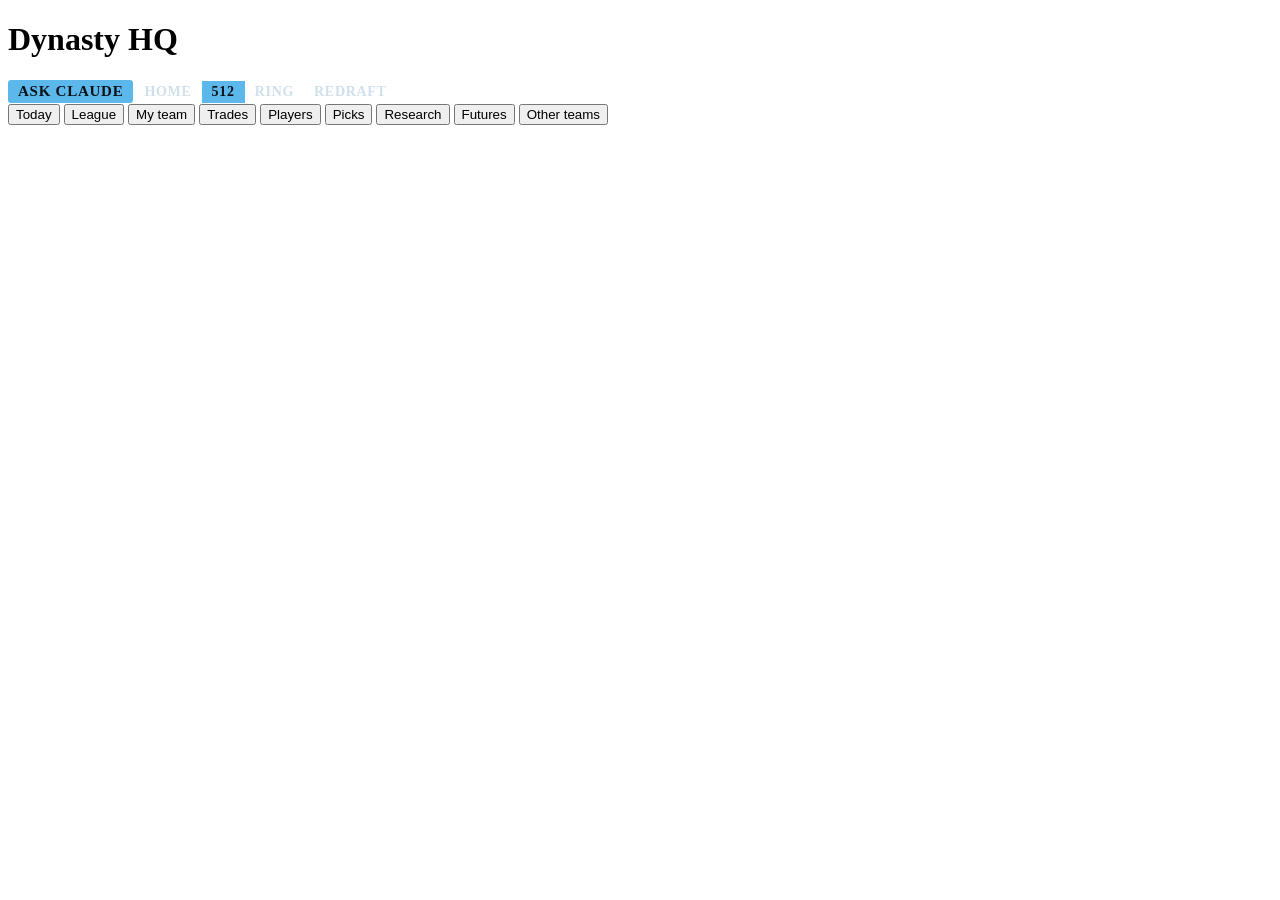
<file: web/dynasty.html>
<!doctype html>
<html lang="en">
<head>
<meta charset="utf-8">
<meta name="viewport" content="width=device-width,initial-scale=1,viewport-fit=cover">
<title>Dynasty HQ</title>
<link rel="preconnect" href="https://fonts.googleapis.com">
<link rel="preconnect" href="https://fonts.gstatic.com" crossorigin>
<link rel="stylesheet" href="https://fonts.googleapis.com/css2?family=Archivo:wdth,wght@62..125,400..800&display=swap">
<style>
/*BASECSS*/
/* ---------- plain-language layout: every card asks a question and answers it first ---------- */
.card{background:var(--panel);border:1px solid var(--line);border-radius:8px;padding:16px;display:flex;flex-direction:column;gap:12px;min-width:0}
.card>h2,.card>header h2{font-size:21px}
.answer{font-size:16px;line-height:1.5;margin:0;max-width:75ch}
.answer b{font-weight:600}
.sub{font-size:13px;color:var(--muted);margin:0}
.word{display:inline-flex;align-items:center;font-size:12px;font-weight:600;letter-spacing:.03em;text-transform:uppercase;padding:2px 8px;border-radius:99px;white-space:nowrap}
.w-good{background:var(--good-soft);color:var(--good)}.w-mid{background:var(--warn-soft);color:var(--warn)}.w-bad{background:var(--bad-soft);color:var(--bad)}.w-info{background:var(--accent-soft);color:var(--accent)}.w-plain{background:var(--bg);color:var(--muted);border:1px solid var(--line)}
.tiles{display:grid;grid-template-columns:repeat(auto-fit,minmax(180px,1fr));gap:10px}
.tile{border:1px solid var(--line);border-radius:8px;padding:12px;display:flex;flex-direction:column;gap:6px}
.tile .t-label{font-size:13px;color:var(--muted)}
.tile .t-big{font-family:var(--f-display);font-weight:700;font-size:34px;line-height:1}
.tile .t-note{font-size:12.5px;color:var(--muted)}
details.more{border-top:1px solid var(--line);padding-top:10px}
details.more>summary{cursor:pointer;font-size:13px;font-weight:600;color:var(--accent);list-style:none}
details.more>summary::-webkit-details-marker{display:none}
details.more>summary::before{content:"＋ "}
details.more[open]>summary::before{content:"－ "}
details.more>div{margin-top:10px;display:flex;flex-direction:column;gap:10px}
tr.sep td{background:var(--bg);color:var(--muted);font-size:12px;font-weight:600;text-align:center;padding:4px;border-bottom:1px solid var(--line)}
.bar2{display:flex;align-items:center;gap:8px}
.bar2 .track{flex:1;min-width:50px;max-width:140px;height:8px;border-radius:4px;background:var(--line);overflow:hidden}
.bar2 .track i{display:block;height:100%;background:var(--accent)}
.vsrow{display:grid;grid-template-columns:1fr auto 1fr;gap:12px;align-items:end}
.vsrow .nm{font-weight:600;font-size:14px}
.vsrow .sc{font-family:var(--f-display);font-weight:700;font-size:40px;line-height:1}
.list{display:flex;flex-direction:column}
.li{display:grid;grid-template-columns:minmax(0,1fr) auto;gap:4px 12px;padding:10px 0;border-bottom:1px solid var(--line);align-items:start}
.li:last-child{border-bottom:0}
.li .main{display:flex;flex-direction:column;gap:3px;min-width:0}
.li .right{text-align:right;display:flex;flex-direction:column;align-items:flex-end;gap:3px}
.li .why{font-size:13px;color:var(--muted)}
.grp-h{display:flex;justify-content:space-between;align-items:baseline;gap:8px;flex-wrap:wrap;margin-top:6px}
.grp-h h3{font-size:17px}
.big2{font-family:var(--f-display);font-weight:700;font-size:20px}
.tabsub{display:flex;gap:6px;flex-wrap:wrap}
.tabsub button{font:inherit;font-size:14px;font-weight:600;border:1px solid var(--line);background:var(--panel);color:var(--muted);padding:7px 12px;border-radius:99px;cursor:pointer}
.tabsub button[aria-pressed="true"]{background:var(--ink);border-color:var(--ink);color:var(--bg)}
.tabsub button:focus-visible{outline:2px solid var(--accent);outline-offset:2px}
.todo{border:1px solid var(--warn);background:var(--warn-soft);border-radius:8px;padding:12px 16px;display:flex;flex-direction:column;gap:6px}
.todo h2{font-size:18px;color:var(--warn)}
.live{display:inline-block;font-family:var(--f-mono);font-size:11px;font-weight:600;color:#fff;background:var(--bad);border-radius:3px;padding:0 5px;margin-left:6px;vertical-align:middle}
.pl{background:none;border:0;padding:0;font:inherit;color:inherit;cursor:pointer;text-align:left;text-decoration:underline;text-decoration-color:var(--line);text-underline-offset:3px}
.pl:hover{text-decoration-color:var(--accent)}
.pl:focus-visible{outline:2px solid var(--accent);outline-offset:2px}
.gl{display:grid;grid-template-columns:repeat(auto-fill,minmax(54px,1fr));gap:4px}
.gl div{border:1px solid var(--line);border-radius:4px;padding:4px;text-align:center;font-family:var(--f-mono);font-size:12px}
.gl div small{display:block;color:var(--muted);font-size:10px}
.gl .ct{background:var(--good-soft);border-color:var(--good)}
.gl .bye{color:var(--muted);background:var(--bg)}
.heat td.c{text-align:center;font-size:13px;font-weight:600}
.heat .top{background:var(--good-soft);color:var(--good)}.heat .bot{background:var(--bad-soft);color:var(--bad)}
.tx{border:1px solid var(--line);border-radius:8px;padding:12px;display:flex;flex-direction:column;gap:8px}
.tx.mine{border-color:var(--accent)}
.tx-sides{display:grid;grid-template-columns:1fr 1fr;gap:12px}
.tx-side{display:flex;flex-direction:column;gap:3px;font-size:14px;min-width:0}
textarea{font:inherit;background:var(--panel);color:var(--ink);border:1px solid var(--line);border-radius:6px;padding:10px;width:100%;min-height:60px;resize:vertical}
textarea:focus-visible{outline:2px solid var(--accent);outline-offset:2px}
.switch{display:inline-flex;border:1px solid rgba(255,255,255,.25);border-radius:4px;overflow:hidden}.switch a{font-family:var(--f-display);font-weight:600;font-size:14px;letter-spacing:.05em;text-transform:uppercase;color:#cfe0ea;text-decoration:none;padding:3px 10px}.switch a[aria-current="page"]{background:#5cb8ea;color:#0a1117}
.btn-hdr{font-family:var(--f-display);font-size:15px;font-weight:600;letter-spacing:.05em;text-transform:uppercase;background:#5cb8ea;color:#0a1117;border:0;border-radius:3px;padding:3px 10px;cursor:pointer}
dialog{border:1px solid var(--line);border-radius:10px;background:var(--panel);color:var(--ink);padding:16px;width:min(640px,calc(100vw - 32px));max-height:calc(100vh - 48px)}
dialog::backdrop{background:rgba(5,10,15,.55)}
.kv{display:grid;grid-template-columns:auto minmax(0,1fr);gap:4px 12px;font-size:14px}
.kv>span:nth-child(odd){color:var(--muted)}
.hole{color:var(--bad);font-weight:600}
.step{font-size:12px;font-weight:600;color:var(--muted);text-transform:uppercase;letter-spacing:.06em}
/* recommendation */
.advice{gap:16px;padding:20px}
.advice .verdict-h{font-family:var(--f-display);font-weight:700;font-size:40px;line-height:1.05;text-transform:uppercase;letter-spacing:.02em;margin:0}
.advice .lead{font-size:17px;line-height:1.55;margin:0;max-width:70ch}
.advice h3{font-size:16px;margin-bottom:4px}
.advice ul{margin:0;padding-left:20px;display:flex;flex-direction:column;gap:6px;max-width:75ch}
.advice .move{display:flex;justify-content:space-between;align-items:center;gap:12px;flex-wrap:wrap;border:1px solid var(--line);border-left:4px solid var(--accent);border-radius:8px;padding:12px 14px;font-size:15px}
.advice .move.todo{border-left-color:var(--warn)}
.advice .stripe{display:flex;gap:18px;flex-wrap:wrap;font-size:13px;color:var(--muted)}
.advice .stripe b{font-family:var(--f-display);font-size:24px;color:var(--ink);display:block;line-height:1}
.vtag{display:inline-block;font-size:12px;font-weight:700;letter-spacing:.06em;text-transform:uppercase;padding:3px 10px;border-radius:99px}
/* trade breakdown */
.bd{display:grid;grid-template-columns:minmax(0,1fr) minmax(0,2fr);gap:10px}
.bd-box{border:1px solid var(--line);border-radius:8px;padding:12px;display:flex;flex-direction:column;gap:6px;min-width:0}
.bd-cols{display:grid;grid-template-columns:minmax(0,1fr) minmax(0,1fr);gap:12px}
.vr{display:flex;justify-content:space-between;gap:8px;font-size:13px;padding:2px 0;border-bottom:1px dotted var(--line)}
.vr>span:last-child{font-family:var(--f-mono);white-space:nowrap}
.vr.tot{border-bottom:0;font-weight:600;border-top:1px solid var(--ink);margin-top:2px;padding-top:4px}
.vbar{display:flex;flex-direction:column;gap:3px}
.vbar div{display:flex;align-items:center;gap:6px;font-size:11px;color:var(--muted)}
.vbar i{display:block;height:8px;border-radius:4px}
.legend3{display:grid;grid-template-columns:auto repeat(3,minmax(0,1fr));gap:4px;font-size:12px;align-items:stretch}
.legend3>div{padding:6px;border-radius:6px;text-align:center;display:flex;align-items:center;justify-content:center}
.legend3 .h{font-weight:600;color:var(--muted);background:none}
.ruler{position:relative;height:56px;margin:8px 6px 0}
.ruler .track{position:absolute;left:0;right:0;top:22px;height:6px;border-radius:3px;background:linear-gradient(90deg,var(--line),var(--accent))}
.ruler .mk{position:absolute;top:0;transform:translateX(-50%);display:flex;flex-direction:column;align-items:center;font-size:11px;white-space:nowrap}
.ruler .mk b{font-size:12px}
.ruler .mk i{width:2px;height:12px;background:var(--ink);margin:2px 0 14px}
@media (max-width:700px){.bd{grid-template-columns:minmax(0,1fr)}}
.vr>span:first-child{flex:1 1 auto;min-width:0;overflow-wrap:anywhere}.vr>span:last-child{flex:0 0 auto}.bd-box{min-width:0}
@media (max-width:560px){.tx-sides{grid-template-columns:1fr}.vsrow .sc{font-size:32px}.tile .t-big{font-size:28px}}
.wpbar{cursor:help}.wpcap{display:flex;justify-content:space-between;gap:8px;font-size:11.5px;color:var(--muted);margin-top:3px}.wpcap b{color:var(--ink);font-weight:600}

/*THEME*/
</style>
</head>
<body>
<header class="board">
  <div class="board-in">
    <div class="brand">
      <h1 id="title">Dynasty <span>HQ</span></h1>
      <div class="row" style="gap:8px"><div class="chips" id="chips"></div><button class="btn-hdr" id="askBtn" type="button">Ask Claude</button><nav class="switch" aria-label="Switch league" id="lgSwitch"></nav><script>(function(){var L=[["Home","hub/"],["512",""],["Ring","ring/"],["Redraft","redraft/"]],p=location.pathname,m=p.match(/^(.*?\/)(ring|redraft|hub)\/(index\.html)?$/),root=m?m[1]:p.replace(/index\.html$/,''),cur=m?m[2]+'/':'';
document.getElementById('lgSwitch').innerHTML=L.map(function(x){return '<a href="'+root+x[1]+'"'+(x[1]===cur?' aria-current="page"':'')+'>'+x[0]+'</a>'}).join('')})()</script></div>
    </div>
    <nav class="tabs" role="tablist" aria-label="Sections">
      <button role="tab" aria-selected="true" data-tab="home">Today</button>
      <button role="tab" aria-selected="false" data-tab="league">League</button>
      <button role="tab" aria-selected="false" data-tab="team">My team</button>
      <button role="tab" aria-selected="false" data-tab="trades">Trades</button>
      <button role="tab" aria-selected="false" data-tab="players">Players</button>
      <button role="tab" aria-selected="false" data-tab="draft">Picks</button>
      <button role="tab" aria-selected="false" data-tab="research">Research</button>
      <button role="tab" aria-selected="false" data-tab="futures">Futures</button>
      <button role="tab" aria-selected="false" data-tab="teams">Other teams</button>
    </nav>
  </div>
</header>

<div class="wrap">
<main>

<!-- ================= HOME ================= -->
<section data-panel="home">
  <div class="scoreboard">
    <div class="card" id="weekCard"></div>
    <div class="card" id="seasonCard"></div>
  </div>
  <div class="card lineup" id="lineupCard" data-fold-default="0" hidden></div>
  <div class="card advice" id="advice" data-fold-default="0"></div>
  <div class="card" id="windowCard"></div>
  <div class="card" id="planCard"></div>
</section>

<!-- ================= LEAGUE ================= -->
<section data-panel="league" hidden>
  <div class="grid2">
    <div class="card" id="pathCard"></div>
    <div class="card" id="patCard"></div>
  </div>
  <div class="card" id="newsCard"></div>
  <div class="card" id="lastCard"></div>
  <div class="card">
    <h2>Standings</h2>
    <p class="sub">Ranked by record. Ties go to the team with more total points. The bar is each team's chance to make the playoffs.</p>
    <div class="tbl-wrap"><table id="standTbl"></table></div>
    <details class="more"><summary>Show more numbers</summary><div class="tbl-wrap"><table id="standMore" class="sortable-tbl"></table></div><p class="sub" style="margin:0"><b>Schedule left</b> is how strong your remaining opponents are expected to be: each opponent's projected lineup score in the week you play them (so their byes and injuries that week count), averaged. It uses current rosters and projections, not records, so a 1-9 team that just traded for stars counts as tough. It only affects your head-to-head game each week; the median game is against the whole league. The odds and title chances already play out the exact schedule.</p></details>
  </div>
  <div class="card" id="gamesCard"><h2 id="gamesTitle">This week's games</h2><div class="matchups" id="matchups"></div></div>
  <div class="card" id="poCard"></div>
  <div class="card">
    <h2>Which teams are strong at each position?</h2>
    <p class="answer" id="heatAnswer"></p>
    <div class="tbl-wrap"><table id="heatTbl" class="heat"></table></div>
    <p class="sub"><span class="word w-good">Top 3</span> <span class="word w-bad">Bottom 3</span> &nbsp;1st = most points from that position each week. A team that's bottom-3 where you're top-3 is a natural trade partner.</p>
  </div>
</section>

<!-- ================= MY TEAM ================= -->
<section data-panel="team" hidden>
  <div class="card"><h2>How good is my team?</h2><p class="answer" id="teamAnswer"></p><div class="tiles" id="teamTiles"></div></div>
  <div class="card">
    <h2>Which weeks could hurt me?</h2>
    <p class="answer" id="weeksAnswer"></p>
    <div class="tbl-wrap" id="weeksChart"></div>
    <div id="weeksList" class="list"></div>
    <div id="pastWeeks"></div>
  </div>
  <div class="card">
    <h2>Who actually helps my team?</h2>
    <p class="sub">${BB()?'In best ball only your top scorers count each week.':'You set your lineup each week; the app assumes you start your highest-projected players.'} The big number is how many points a week your score would drop without that player, counting the weeks he fills in for byes and injuries and his big games. Tap a name for his game log.</p>
    <div id="rosterGroups"></div>
  </div>
</section>

<!-- ================= TRADES ================= -->
<section data-panel="trades" hidden>
  <div class="tabsub" role="group" aria-label="Trade pages">
    <button data-sub="lab" aria-pressed="true">Check a trade</button><button data-sub="ideas" aria-pressed="false">Trade ideas</button><button data-sub="watch" aria-pressed="false">Buy low, sell high</button><button data-sub="feed" aria-pressed="false">League trades</button><button data-sub="ledger" aria-pressed="false">My past trades</button>
  </div>
  <p class="answer" id="dlBanner" style="margin:0"></p>
  <details class="card more" id="scaleCard" style="padding:12px 16px"><summary>What do trade value numbers mean?</summary><div id="scale"></div></details>

  <div data-sub-panel="lab" style="display:flex;flex-direction:column;gap:16px">
    <div class="card">
      <h2>Is this trade good for me?</h2>
      <div class="step">Step 1 · Paste the offer, or skip to step 2</div>
      <textarea id="offerText" placeholder="Example: Darnell Washington for my 2027 3rd"></textarea>
      <div class="row"><button class="btn" id="offerBtn" type="button">Read this offer</button><span class="small muted" id="offerNote" aria-live="polite"></span></div>
      <div class="step">Step 2 · Pick the team and tick what moves</div><p class="sub" style="margin:0">Want <i>them</i> to pick? Tick only what you want and press <b>Suggest 3 offers</b>. Ticked both sides but the values are off? Press <b>Balance it</b> for 2–3 ways to even it out.</p>
      <div class="row"><label class="lab" for="partner">Trading with</label><select id="partner"></select></div>
      <div class="grid2">
        <div><div class="row" style="justify-content:space-between;margin-bottom:6px"><h3>You give</h3><span class="row" style="gap:8px"><button class="btn ghost" id="suggestBtn" type="button" style="padding:3px 10px;font-size:12px">Suggest 3 offers</button><button class="btn ghost" id="balanceBtn" type="button" style="padding:3px 10px;font-size:12px">Balance it</button><span class="small muted" id="giveV"></span></span></div><div class="pick-list" id="giveList"></div></div>
        <div><div class="row" style="justify-content:space-between;margin-bottom:6px"><h3>You get</h3><span class="small muted" id="getV"></span></div><div class="pick-list" id="getList"></div></div>
      </div>
    </div>
    <div class="card" id="offers" hidden aria-live="polite"></div>
    <div class="card" id="result" aria-live="polite"><p class="sub">Your answer shows up here once both sides have something.</p></div>
  </div>

  <div data-sub-panel="ideas" hidden style="display:flex;flex-direction:column;gap:16px">
    <div class="card"><h2>Who should I trade with?</h2><p class="sub">Each team below: what they're short on, what they have extra, and a deal that helps your lineup without hurting theirs much, at a fair price.</p><div class="row small" style="gap:12px;flex-wrap:wrap"><div id="ideasFocus"></div><label class="muted" for="idSort">Sort by</label><select id="idSort"><option value="deal">Best deal for you</option><option value="stand">Standings</option><option value="name">Name</option></select></div></div>
    <div id="ideas" class="grid2"></div>
  </div>

  <div data-sub-panel="watch" hidden style="display:flex;flex-direction:column;gap:16px"><div id="watchBox" style="display:flex;flex-direction:column;gap:16px"></div></div>

  <div data-sub-panel="feed" hidden style="display:flex;flex-direction:column;gap:16px">
    <div class="card"><h2>Who's winning the league's trades?</h2><p class="sub">Every trade this season, with what each side got and what it's worth today. "Better for" uses the same two questions as your own trades: did it help that team's lineup, and did they get fair value?</p></div>
    <div id="feedList" class="list" style="gap:12px"></div>
  </div>

  <div data-sub-panel="ledger" hidden style="display:flex;flex-direction:column;gap:16px">
    <div class="card"><h2>How have my trades worked out?</h2><div class="answer" id="ledgerAnswer"></div></div><div id="ledgerList" class="list" style="gap:12px"></div>
  </div>
</section>

<!-- ================= PLAYERS ================= -->
<section data-panel="players" hidden>
  <div class="card"><h2>Who should I go after?</h2><p class="sub">Players on other teams who cost less than their scoring suggests. The points number is what your lineup gains a week after cutting your least useful player, before whatever you'd send back in the trade. Players you'd use mostly as a fill-in are flagged.</p><div id="buyFocus"></div><div id="ptsLegend1"></div><div id="buyList" class="list"></div></div>
  <div class="card"><h2>Is anyone worth adding off waivers?</h2><p class="answer" id="faAnswer"></p><div id="faList" class="list"></div></div>
  <div class="card">
    <h2>Look up any player</h2>
    <div class="row">
      <select id="pTeam" aria-label="Fantasy team"></select>
      <label class="small row" style="gap:4px"><input type="checkbox" id="pFA"> Include free agents</label>
      <select id="pPos" aria-label="Position"><option value="">All positions</option><option>QB</option><option>RB</option><option>WR</option><option>TE</option></select>
      <input type="search" id="pSearch" placeholder="Search a name" aria-label="Search players">
    </div>
    <div class="tbl-wrap"><table id="projTbl" class="sortable-tbl"></table></div>
    <details class="more"><summary>How accurate are these projections?</summary><div id="accuracy"></div></details>
  </div>
</section>

<!-- ================= DRAFT ================= -->
<section data-panel="draft" hidden>
  <div class="card"><h2>What picks do I have?</h2><p class="answer" id="pickAnswer"></p><div id="myPicks" class="list"></div>
    <details class="more"><summary>See the projected 2027 draft order and every team's picks</summary><div><div class="tbl-wrap"><table id="orderTbl"></table></div><div class="tbl-wrap"><table id="capTbl" class="sortable-tbl"></table></div></div></details>
  </div>
  <div class="card"><h2>How did my past picks turn out?</h2><p class="answer" id="ppAnswer"></p><div id="ppList" class="list"></div></div>
  <div class="card"><h2>What happened to picks I traded away?</h2><div id="ppTraded" class="list"></div></div>
  <div class="card"><h2>Who's in the next rookie class?</h2><div id="rookies"></div></div>
</section>

<!-- ================= OTHER TEAMS ================= -->
<section data-panel="research" hidden>
  <div class="card"><h2>Who's trending, and what should I do about it?</h2>
    <p class="sub">Built from every player's weekly role: snaps, targets, carries, red-zone chances and share of his team's targets. <b>Opportunities</b> = targets + carries (pass attempts + carries for QBs). <b>Expected points (xFP)</b> = what that role is usually worth in this league's scoring, fit on this season and last; a player scoring well above it is running hot (often touchdowns), well below it is running cold. Role changes stick far more often than hot or cold streaks.</p>
    <div class="row small" style="gap:14px">
      <label>Compare the last <select id="rsN"><option value="2">2</option><option value="3" selected>3</option><option value="4">4</option></select> games with the games before</label>
      <label>Flag a role change of <select id="rsT"><option value="0.15">15%+</option><option value="0.25" selected>25%+</option><option value="0.4">40%+</option></select></label>
    </div>
  </div>
  <div class="grid2">
    <div class="card"><div class="row" style="justify-content:space-between"><h2>Roles growing</h2><select class="rsp" data-for="rsUp" aria-label="Position for Roles growing"><option value="">All</option><option>QB</option><option>RB</option><option>WR</option><option>TE</option></select></div><p class="sub" id="rsUpNote"></p><div id="rsUp" class="list"></div></div>
    <div class="card"><div class="row" style="justify-content:space-between"><h2>Waiver watch</h2><select class="rsp" data-for="rsWaiver" aria-label="Position for Waiver watch"><option value="">All</option><option>QB</option><option>RB</option><option>WR</option><option>TE</option></select></div><p class="sub">Free agents with a growing role or a real role already. These are the adds before they score.</p><div id="rsWaiver" class="list"></div></div>
    <div class="card"><div class="row" style="justify-content:space-between"><h2>Unlucky lately</h2><select class="rsp" data-for="rsBuy" aria-label="Position for Unlucky lately"><option value="">All</option><option>QB</option><option>RB</option><option>WR</option><option>TE</option></select></div><p class="sub">On other teams: a solid role but scoring below what that role is usually worth lately. Bad luck tends to even out. Players whose value already jumped (10%+ in 30 days) are left out: the market has priced them up, so they aren't cheap. For where values are headed, see Trades → Buy low, sell high.</p><div id="rsBuy" class="list"></div></div>
    <div class="card"><div class="row" style="justify-content:space-between"><h2>Sell high</h2><select class="rsp" data-for="rsSell" aria-label="Position for Sell high"><option value="">All</option><option>QB</option><option>RB</option><option>WR</option><option>TE</option></select></div><p class="sub">On your team: scoring well above what his role is usually worth, or his trade value jumped without a bigger role. Usually the best time to cash in.</p><div id="rsSell" class="list"></div></div>
    <div class="card"><div class="row" style="justify-content:space-between"><h2>Roles shrinking</h2><select class="rsp" data-for="rsDown" aria-label="Position for Roles shrinking"><option value="">All</option><option>QB</option><option>RB</option><option>WR</option><option>TE</option></select></div><p class="sub">Fewer snaps or opportunities lately. On your team, that's a warning before the trade value drops.</p><div id="rsDown" class="list"></div></div>
    <div class="card"><div class="row" style="justify-content:space-between"><h2>Playoff schedule</h2><select class="rsp" data-for="rsMu" aria-label="Position for playoff schedule"><option value="">All</option><option>QB</option><option>RB</option><option>WR</option><option>TE</option></select></div><p class="sub">Weeks 15–17 opponents for your players, plus the best-schedule players on other teams and waivers worth targeting before the deadline.</p><div id="rsMu" class="list"></div></div>
    <div class="card"><div class="row" style="justify-content:space-between"><h2>Market movers (30 days)</h2><select class="rsp" data-for="rsMove" aria-label="Position for Market movers (30 days)"><option value="">All</option><option>QB</option><option>RB</option><option>WR</option><option>TE</option></select></div><p class="sub">Biggest trade-value changes over the last month (by percent), from FantasyCalc's real trades. Players who were barely valued a month ago are left out.</p><div id="rsMove" class="list"></div></div>
  </div>
  <div class="card"><h2>How accurate is this app?</h2><div id="accBox" style="display:flex;flex-direction:column;gap:10px"></div></div>
  <div class="card"><h2>Player explorer</h2>
    <div class="row small" style="gap:10px"><select id="rsOwn" aria-label="Owner"><option value="all">Everyone (incl. free agents)</option><option value="rost">Rostered only</option><option value="me">My team</option><option value="oth">Other teams</option><option value="fa">Free agents</option></select>
      <select id="rsPos" aria-label="Position"><option value="">All positions</option><option>QB</option><option>RB</option><option>WR</option><option>TE</option></select>
      <select id="rsFlag" aria-label="Flag"><option value="">Any flag</option><option value="up">Role growing</option><option value="down">Role shrinking</option><option value="hot">Running hot</option><option value="cold">Running cold</option><option value="opp">Teammate out</option></select>
      <input type="search" id="rsQ" placeholder="Search a name" aria-label="Search"></div>
    <p class="sub" style="margin:0">Tap a column header to sort (tap again to flip). Arrows compare the last games with the earlier ones.</p>
    <div class="tbl-wrap"><table id="rsTbl" class="sortable-tbl"></table></div></div>
</section>

<section data-panel="futures" hidden>
  <div id="fuBox" style="display:flex;flex-direction:column;gap:16px"><div class="card"><p class="sub">Loading…</p></div></div>
</section>

<section data-panel="teams" hidden>
  <div class="card"><h2>What is every team up to?</h2><div class="row small" style="gap:8px"><label for="tmSort" class="muted">Sort by</label><select id="tmSort"><option value="with">Traded with you most</option><option value="stand">Standings</option><option value="win">Going for it first</option><option value="build">Building first</option><option value="name">Name</option></select></div><p class="sub">Whether each team is chasing a title or rebuilding (judged from their record and playoff odds, roster age, draft picks and the last year of trades), what they need, and how they trade. Your team is first for comparison, then the teams you've traded with most.</p></div>
  <div id="mgrGrid" class="grid2"></div>
</section>

<dialog id="plDlg" aria-labelledby="plTitle"><form method="dialog" style="display:flex;flex-direction:column;gap:12px"><div class="row" style="justify-content:space-between"><h3 id="plTitle"></h3><button class="btn ghost" value="close">Close</button></div><div id="plBody" style="display:flex;flex-direction:column;gap:14px"></div></form></dialog>

<dialog id="askDlg" aria-labelledby="askTitle">
  <form method="dialog" style="display:flex;flex-direction:column;gap:10px">
    <div class="row" style="justify-content:space-between"><h3 id="askTitle">Ask Claude about your team</h3><button class="btn ghost" value="close">Close</button></div>
    <p class="small muted" style="margin:0">Your question is sent along with a summary of your roster, standings and picks, so Claude can answer with your league's numbers.</p>
    <textarea id="askQ" placeholder="e.g. Should I sell Courtland Sutton before the deadline?"></textarea>
    <div class="row"><button class="btn" id="askCopy2" type="button">Copy question for Claude</button></div>
    <p class="small" id="askNote" aria-live="polite" style="margin:0"></p>
    <p class="sub" style="margin:0">This app can't talk to Claude by itself, so it copies your question plus a summary of your team. Tap <b>Copy question for Claude</b> (you stay right here), then paste it into any Claude chat: if you're viewing this inside the Claude app, that's the chat box next to this page.</p>
    <details class="more"><summary>See exactly what gets copied</summary><div><textarea id="askPreview" readonly style="min-height:140px;font-size:12px"></textarea></div></details>
  </form>
</dialog>

<p class="status" id="foot"></p>
</main>
</div>

<script>
(()=>{
let D,PL,FUT,NW,TEAMS,PICKS,A,ME,LEDGER=[],HIST=[],ALERTS=[],OFF=false;
const BB=()=>!(D&&D.meta&&D.meta.lu&&D.meta.lu.managed),NBYE=()=>bracketShape((D&&D.meta&&D.meta.n_playoff)||6).bye;
const st={partner:null,give:new Set(),get:new Set(),src:'pr'};
/*ENGINE*/

// ---------- plain-language helpers ----------
const ORD=n=>{const s=['th','st','nd','rd'],v=n%100;return n+(s[(v-20)%10]||s[v]||s[0])};
const RD=['','1st','2nd','3rd','4th','5th'];
function poWord(p){return p>=0.97?['Lock','w-good']:p>=0.75?['Likely','w-good']:p>=0.4?['Bubble','w-mid']:p>=0.1?['Long shot','w-bad']:['Very unlikely','w-bad']}
function titleWord(p){return p>=0.3?['Favorite','w-good']:p>=0.12?['Contender','w-info']:p>=0.03?['Dark horse','w-mid']:['Unlikely','w-plain']}
function winWord(p){return p>=0.65?['Favored','w-good']:p>=0.55?['Slight favorite','w-good']:p>=0.45?['Toss-up','w-mid']:p>=0.35?['Slight underdog','w-bad']:['Underdog','w-bad']}
const W=(w)=>`<span class="word ${w[1]}">${w[0]}</span>`;
const chance=p=>p>=0.995?'almost every replay':p<0.005?'almost none of the replays':`${Math.round(p*100)} of every 100 replays`;
// trade value in draft-pick terms, priced off next year's picks
function pickWord(v){const P=(D.meta.pick_prices)||{1:5700,2:3500,3:2500,4:1900};if(!v)return 'no real trade value';
  const p1=P[1];if(v>=1.3*1.15*p1){const n=Math.round(v/p1*2)/2;return `about ${n} first-round picks`}
  let best=null;for(const rd of [1,2,3,4])for(const [lab,m] of [['an early',1.15],['a mid',1],['a late',0.87]]){const d=Math.abs(Math.log(v/(P[rd]*m)));if(!best||d<best.d)best={d,t:`${lab} ${RD[rd]}`}}
  if(v<0.75*P[4]*0.87)return 'less than a 4th';return `about ${best.t.replace('an early 1st','an early 1st').replace('a mid','a mid').replace('a late','a late')}`}
const valTxt=v=>`${fk(v)} <span class="muted">(${pickWord(v)})</span>`;
// recent form: last 3 games vs season average; usage = pass attempts + carries + targets per game
function form(p){const a=p.a.filter(x=>x!=null);if(a.length<4)return null;const l3=a.slice(-3),avg=x=>x.reduce((m,n)=>m+n,0)/x.length;return {l3:avg(l3),sea:avg(a),d:avg(l3)-avg(a)}}
function usage(p){const u=(p.u||[]).filter(x=>x);if(u.length<4)return null;const t=x=>x[0]+x[1]+x[2],avg=x=>x.reduce((m,n)=>m+t(n),0)/x.length;return {l3:avg(u.slice(-3)),sea:avg(u)}}
function vtrend(p){if(!p.vt||!p.val)return null;const [o,days]=p.vt;return {d:p.val-o,pct:(p.val-o)/o,days}}
function trendTag(p){const t=vtrend(p);if(!t||Math.abs(t.pct)<0.05)return '';return ` <span class="word ${t.d>0?'w-good':'w-bad'}" title="Trade value ${t.d>0?'up':'down'} ${fk(Math.abs(t.d))} in ${t.days} days">${t.d>0?'▲':'▼'} value ${Math.round(Math.abs(t.pct)*100)}%</span>`}
function prange(p,k){const m=p.pr[k];if(!m||m<=0)return null;const cv=cvOf(p),sig=Math.sqrt(Math.log(1+cv*cv));return [m*Math.exp(-1.2816*sig-sig*sig/2),m*Math.exp(1.2816*sig-sig*sig/2)]}
function pl(s){const p=PL[s];return p?`<button class="pl" type="button" data-pid="${s}">${esc(p.n)}</button>`:''}
function deadline(){const R=D.meta.rules||{},dl=R.trade_deadline;if(!dl)return null;const wk=D.meta.this_week||D.meta.done+1;return {dl,left:dl-wk+1,open:wk<=dl}}
function oppOf(id,wk){const pr=D.sched[wk]||[],m=pr.find(x=>x[0]===id);if(!m)return null;const o=pr.find(x=>x[1]===m[1]&&x[0]!==id);return o?o[0]:null}
const short=n=>n.length>18?n.slice(0,17)+'…':n;
const standOrder=()=>[...TEAMS].sort((a,b)=>b.w-a.w||b.pf-a.pf);

// ---------- tabs ----------
document.querySelectorAll('nav.tabs button').forEach(b=>b.addEventListener('click',()=>showTab(b.dataset.tab)));
function showTab(t){document.querySelectorAll('nav.tabs button').forEach(b=>b.setAttribute('aria-selected',b.dataset.tab===t));document.querySelectorAll('main section').forEach(s=>s.hidden=s.dataset.panel!==t);store.set('hq-tab3',t);
  if(t==='team')renderTeam();if(t==='players')renderPlayers();if(t==='trades')showSub(store.get('hq-sub2')||'lab');if(t==='draft')renderDraft();if(t==='teams')renderTeams();if(t==='research')renderResearch();if(t==='futures')renderFutures();window.scrollTo({top:0})}
document.querySelectorAll('.tabsub button').forEach(b=>b.addEventListener('click',()=>showSub(b.dataset.sub)));
function showSub(s){document.querySelectorAll('.tabsub button').forEach(b=>b.setAttribute('aria-pressed',b.dataset.sub===s));document.querySelectorAll('[data-sub-panel]').forEach(p=>p.hidden=p.dataset.subPanel!==s);store.set('hq-sub2',s);
  if(s==='lab'&&!$('#giveList').innerHTML)renderLists();if(s==='ideas')renderIdeas();if(s==='watch')renderWatch();if(s==='feed')renderFeed();if(s==='ledger')renderLedger()}
function openLab(partner,give,get){st.partner=+partner;$('#partner').value=partner;st.give=new Set(give||[]);st.get=new Set(get||[]);renderLists();showTab('trades');showSub('lab');
  if(!st.give.size&&st.get.size&&!OFF){$('#offers').hidden=false;$('#offers').innerHTML='<h2>3 offers to try</h2><p class="sub">Working out what to offer…</p>';$('#result').innerHTML='<p class="sub">Pick one of the offers above, or tick players yourself.</p>';setTimeout(()=>{$('#offers').scrollIntoView({block:'start'});setTimeout(suggestOffers,30)},50)}
  else{$('#offers').hidden=true;scheduleRun();setTimeout(()=>$('#result').scrollIntoView({block:'start'}),50)}}
document.addEventListener('click',e=>{const b=e.target.closest('[data-lab]');if(!b)return;const [pt,g1,g2]=b.dataset.lab.split('|');const d=b.closest('dialog');if(d)d.close();openLab(pt,g1?g1.split(','):[],g2?g2.split(','):[])});

const me0=()=>TEAMS.find(t=>t.id===ME);
// ---------- header ----------
function ago(iso){const m=Math.round((Date.now()-Date.parse(iso))/60000);return m<60?`${m} min ago`:m<1440?`${Math.round(m/60)} hours ago`:`${Math.round(m/1440)} days ago`}
function header(){
  const me=TEAMS.find(t=>t.id===ME);$('#title').innerHTML=`${esc(me.name)} <span>${esc(D.meta.league||'')}</span>`;document.title=`${me.name} HQ`;
  const stale=(Date.now()-Date.parse(D.meta.generated))/3600000>12,d=deadline();
  $('#chips').innerHTML=`<span class="chip">Record <b>${me.w}-${me.l}</b></span>${OFF?'<span class="chip">Season <b>over</b></span>':`<span class="chip">Playoffs <b>${poWord(me.odds.playoffs)[0]}</b></span>`}${d?(d.open?`<span class="chip ${d.left<=2?'chip-warn':''}">Trade deadline in <b>${d.left<=1?'this week':d.left+' weeks'}</b></span>`:`<span class="chip">Trading <b>closed</b></span>`):''}${stale?`<span class="chip chip-warn">Data is <b>${ago(D.meta.generated)}</b></span>`:''}`;
  const C=D.meta.checks||{},V=D.meta.values||{};
  const chk=C.lineups?(C.lineup_bad.length||C.score_bad.length?`⚠ Data check: ${C.lineup_bad.length} lineup totals and ${C.score_bad.length} player scores didn't match Sleeper. Treat numbers with care until this is fixed.`:`Data check passed: ${C.lineups} weekly lineups and ${C.scored} player scores match Sleeper exactly.`):'Data check: Sleeper didn\'t provide per-player points to verify against this run.';
  $('#foot').innerHTML=`Updated ${esc(new Date(D.meta.generated).toLocaleString())}. ${esc(chk)}<br>Scores, rosters, injuries and projections: Sleeper. Trade values: ${esc(V.label||'FantasyCalc')}. Bye weeks: ${esc(D.meta.byes||'')}. Projections and odds are estimates.`;
  if(C.lineup_bad&&C.lineup_bad.length||C.score_bad&&C.score_bad.length)$('#chips').innerHTML+=`<span class="chip chip-warn">Data <b>check failed</b></span>`;
}

// ---------- multi-season outlook (same method and draws as the pipeline) ----------
const DISC=[1,0.8,0.6];
function rookieSid(y,rd,o){return 700000+Math.floor(hash(+y,+rd,+o)*99999)}
function futureItems(ids,pickList,j){const O=D.outlook,season=D.meta.season,out=[];
  for(const sid of ids){const p=PL[sid];if(!p)continue;const fp=(p.fp||[0,0])[j-1];if(fp>0)out.push([p.p,fp,p.cv||0.6,sid,p.t||'FA'])}
  for(const pk of pickList){if(pk.y<=season+j){const yr=season+j-pk.y;if(yr<O.rookie.length){const m=O.rookie[yr]*Math.max(0,O.rk[0]*pk.v+O.rk[1]);if(m>0)out.push(['WR',m,0.7,rookieSid(pk.y,pk.rd,pk.o),'FA'])}}}
  return out}
function futureStrength(items,j){const O=D.outlook;let tot=0;for(let s=0;s<O.str_s;s++)for(let wk=0;wk<O.str_w;wk++){const v=[];for(const [pos,m,cv,sid,tm] of items){const x=simPts(m,cv,sid,tm,s,200+j*20+wk,P_MISS,pos);if(x>0)v.push([pos,x])}tot+=best(v)}return tot/(O.str_s*O.str_w)}
function titleFrom(strength,j){const c=D.outlook.curve[j];if(strength<=c[0][0])return c[0][1];for(let i=1;i<c.length;i++){if(strength<=c[i][0]){const [x0,y0]=c[i-1],[x1,y1]=c[i];return y0+(y1-y0)*(strength-x0)/Math.max(x1-x0,1e-9)}}return c[c.length-1][1]}
// my title chances in the next two seasons after a trade (players AND picks moving)
function futureAfter(newIds,givePk,getPk){const O=D.outlook,base=O.teams[ME].title,mine=PICKS.filter(p=>p.own===ME),keyOf=p=>`pk:${p.y}:${p.rd}:${p.o}`;
  const newPicks=mine.filter(p=>!givePk.includes(keyOf(p))).concat(PICKS.filter(p=>getPk.includes(keyOf(p))));
  return [1,2].map(j=>{const s0=futureStrength(futureItems(roster(ME),mine,j),j),s1=futureStrength(futureItems(newIds,newPicks,j),j);return Math.max(0,base[j]+titleFrom(s1,j)-titleFrom(s0,j))})}
// ---------- the two-year plan: title odds now + next year, who to sell before they decline, thin spots, picks, rookies ----------
function renderPlan(){const box=$('#planCard'),O=D.outlook;if(!O){box.hidden=true;return}
  const me=TEAMS.find(t=>t.id===ME),T=O.teams[ME].title,ys=O.years,t0=OFF?0:me.odds.title,t1=T[1],t2=T[2],two=1-(1-t0)*(1-t1);
  const ids=roster(ME),CL={QB:33,RB:26,WR:29,TE:30},RX=Object.fromEntries((D.research||[]).map(x=>[x.id,x]));
  // 1) sell before the decline: valuable players at/near the age where value usually drops
  const sell=ids.map(s=>({s,p:PL[s]})).filter(o=>o.p.age&&value(o.s)>=2000&&o.p.age+1>=CL[o.p.p]).sort((a,b)=>value(b.s)-value(a.s));
  const sellRow=o=>{const p=o.p,imp=p.imp||0,f=p.fp||[],vt=(RX[o.s]||{}).vt;
    const when=imp>=2&&!OFF?`helps your lineup ${imp.toFixed(1)} a week, so keep him through the playoffs and sell in the offseason, before the market marks him down`:`only adds ${imp.toFixed(1)} a week now, so selling soon gets the most for him`;
    return `<div class="li"><div class="main"><span>${posTag(p.p)} ${pl(o.s)} <span class="muted small">age ${Math.floor(p.age)} · worth ${fk(value(o.s))}${vt?` (${vt>0?'+':'−'}${fk(Math.abs(vt))} in 30 days)`:''}</span></span><span class="why">${f.length?`Projected ${f[0].toFixed(1)} a game in ${ys[1]}, ${f[1].toFixed(1)} in ${ys[2]}. `:''}${when.charAt(0).toUpperCase()+when.slice(1)}.</span></div></div>`};
  // 2) thin spots: how many players you'll have who score like starters in each future season
  const NEED={QB:3,RB:4,WR:5,TE:2},GOOD={QB:15,RB:9,WR:9,TE:7};
  const cnt=(pos,j)=>ids.filter(s=>PL[s].p===pos&&((PL[s].fp||[])[j]||0)>=GOOD[pos]).length;
  const depth=POS.map(pos=>({pos,a:cnt(pos,0),b:cnt(pos,1),n:NEED[pos]}));
  const thin=depth.filter(d=>d.a<d.n||d.b<d.n);
  // 3) picks
  const mp=PICKS.filter(p=>p.own===ME).sort((a,b)=>a.y-b.y||a.rd-b.rd);
  // 4) rookie board, flagged when they fill a future thin spot
  const R=(D.rookies||[]).slice(0,8),thinPos=new Set(thin.map(d=>d.pos));
  box.innerHTML=`<h2>Two-year plan</h2>
   <div class="tiles">${statTile('Two-year title chance',pct(two),`at least one title in ${ys[0]} or ${ys[1]}`,'')}${statTile(`${ys[0]} title chance`,pct(t0),OFF?'season over':'this season','')}${statTile(`${ys[1]} title chance`,pct(t1),`roster ranks ${ORD(O.teams[ME].rank[1])}`,'')}${statTile(`${ys[2]} title chance`,pct(t2),`roster ranks ${ORD(O.teams[ME].rank[2])}`,t2<t1-0.03?'neg-v':'')}</div>
   <p class="answer" style="font-size:15px">${two>=0.4?'You are well placed to win one in the next two years; protect it.':two>=0.25?'Realistic contender for the next two years. The biggest lever is this season\'s playoff lineup, then keeping next year\'s roster from aging out.':'Long shot for the next two years as built; trades that add 2027 strength matter as much as this season.'}${t2<t1-0.03?` Your roster weakens in ${ys[2]}, so plan the sells below and use your picks for ${ys[2]} help.`:''}</p>
   <details class="more" open><summary>Sell before the decline (${sell.length})</summary><div><p class="sub" style="margin:0">Valuable players at the age where dynasty value usually drops (RB 26+, WR 29+, TE 30+, QB 33+ next season).</p><div class="list">${sell.map(sellRow).join('')||'<p class="sub">No one valuable is near the age cliff.</p>'}</div></div></details>
   <details class="more"><summary>Where the roster gets thin${thin.length?` (${thin.map(d=>d.pos).join(', ')})`:''}</summary><div>
     <div class="tbl-wrap"><table style="font-size:13px"><thead><tr><th>Position</th><th class="r">${ys[1]} starters</th><th class="r">${ys[2]} starters</th><th class="r">You want</th></tr></thead><tbody>${depth.map(d=>`<tr><td>${posTag(d.pos)}</td><td class="r num ${d.a<d.n?'neg-v':''}">${d.a}</td><td class="r num ${d.b<d.n?'neg-v':''}">${d.b}</td><td class="r num">${d.n}</td></tr>`).join('')}</tbody></table></div>
     <p class="sub" style="margin:0">“Starters” = players projected to score like a starter that season (QB 15+, RB/WR 9+, TE 7+ a game), after aging. “You want” covers your lineup plus bye and injury cover in best ball.</p></div></details>
   <details class="more"><summary>Your draft picks (${mp.length})</summary><div><div class="list">${mp.map(p=>`<div class="li"><div class="main"><span><b>${p.y} ${RD[p.rd]} round</b>${p.o!==ME?` <span class="muted small">from ${esc(teamName(p.o))}</span>`:''}${p.slot?` <span class="muted small">projected pick ${p.rd}.${String(Math.round(p.slot)).padStart(2,'0')}</span>`:''}</span></div><div class="right"><span class="num">${fk(p.v)}</span></div></div>`).join('')||'<p class="sub">No picks in the next three drafts.</p>'}</div></div></details>
   <details class="more"><summary>Rookie board</summary><div><p class="sub" style="margin:0">Unrostered first-year players by market value. The next class shows up here after the NFL Draft in late April.</p><div class="list">${R.map(r=>`<div class="li"><div class="main"><span>${posTag(r.p)} ${esc(r.n)} <span class="muted small">${esc(r.t||'')}</span>${thinPos.has(r.p)?' <span class="word w-good">fills a future need</span>':''}</span></div><div class="right"><span class="num">${fk(r.v)}</span></div></div>`).join('')||'<p class="sub">No unrostered rookies with market value right now.</p>'}</div></div></details>
   <details class="more"><summary>When to make which moves</summary><div><div class="kv">
     <span>Now → Week ${(D.meta.rules||{}).trade_deadline||13}</span><span>Push for this title: buy playoff-week points, especially at your weakest spot.</span>
     <span>January</span><span>Sell aging players right after the playoffs, before offseason news and age marks them down.</span>
     <span>Feb – April</span><span>Rookie hype climbs into the NFL Draft. Sell picks you don't need at peak, or buy young players from impatient teams.</span>
     <span>May</span><span>Rookie draft: draft for the thin spots above.</span>
     <span>August</span><span>Buy proven veterans from rebuilding teams before the season starts.</span></div></div></details>`}
function renderWindow(){
  const O=D.outlook;if(!O||OFF&&!O.window){$('#windowCard').hidden=true;return}
  const w=O.window,ys=O.years,me=O.teams[ME],n=TEAMS.length;
  const cls={contend:'w-good',contend_now:'w-mid',build:'w-info',retool:'w-mid',rebuild:'w-bad'}[w.kind]||'w-plain';
  const msg={contend:'Your roster holds up for the next two seasons too, so pushing for titles now makes sense.',
    contend_now:`You're a contender now, but your projection slips to ${ORD(w.ranks[2])} by ${ys[2]}. Your draft picks rank ${ORD(w.picks_rank)} of ${n}${w.firsts.length?`, and your only 1st-round pick${w.firsts.length>1?'s are':' is'} in ${w.firsts.join(', ')}`:' and no 1st-round picks'}, so the roster has little coming in to replace aging players. Go for titles now, but stop trading future picks unless a deal clearly raises your title chances, and plan to sell your oldest players while they still have value.`,
    build:'This season is a long shot, but next year looks better. Keep young players and picks, and sell older players who won\'t be good by then.',
    retool:'You\'re in the middle: not a favorite now or later. Compete where it\'s cheap, but trade older players for younger ones when the price is fair.',
    rebuild:'Neither this season nor the next two look like title runs. Trade older players for young players and picks while they still have value.'}[w.kind]||'';
  $('#windowCard').innerHTML=`<h2>How long is my window?</h2><div>${W([w.label,cls])}</div><p class="answer">${msg}</p>
    <div class="tiles">${ys.map((y,j)=>`<div class="tile"><span class="t-label">${y}${j===0?' (this season)':''}</span><span class="t-big">${ORD(me.rank[j])}</span><span class="t-note">projected strength of ${n} · title chance about ${pct(me.title[j])}</span></div>`).join('')}</div>
    <details class="more"><summary>Every team's next three seasons</summary><div>
      <div class="tbl-wrap"><table><thead><tr><th>Team</th>${ys.map(y=>`<th class="r">${y}</th>`).join('')}<th class="r" title="Title chances over the three seasons, later seasons counted a bit less">3-season title outlook</th></tr></thead><tbody>${[...TEAMS].sort((a,b)=>O.teams[b.id].E-O.teams[a.id].E).map(t=>{const x=O.teams[t.id];return `<tr class="${t.id===ME?'hl':''}"><td>${esc(t.name)}</td>${ys.map((y,j)=>`<td class="r num">${ORD(x.rank[j])} <span class="muted small">${pct(x.title[j])}</span></td>`).join('')}<td class="r num">${x.E.toFixed(2)}</td></tr>`}).join('')}</tbody></table></div>
      <p class="sub">How this is projected: every player's production is carried forward with typical aging by position (running backs peak early and fade fast; receivers and tight ends peak later; quarterbacks last longest). Young players also get credit for the upside their trade value implies. Each team's draft picks add rookies. Then each future season is played out ${O.sims} times with this league's format. The further out, the rougher: treat ${ys[2]} as a direction, not a forecast.</p></div></details>`}

// ---------- WHAT TO DO (the recommendation) ----------
function renderAdvice(){
  const a=D.advice;if(!a){$('#advice').innerHTML='<p class="answer">No recommendation yet.</p>';return}
  const V={trade:['Make a trade','w-good'],stay:['Stay the course','w-info'],upgrade:['Look for an upgrade','w-mid'],sell:['Sell for the future','w-mid'],offseason:['Offseason','w-plain']}[a.verdict]||[a.headline,'w-plain'];
  const me=me0(),n=a.numbers||{};
  const moveHTML=m=>{let btn='';
    if(m.kind==='trade')btn=`<button class="btn" data-lab="${m.team}|${m.give.join(',')}|${m.get.join(',')}">Check this trade</button>`;
    else if(m.kind==='buy')btn=`<button class="btn ghost" data-lab="${m.team}||${m.pid}">Build an offer</button>`;
    else if(m.kind==='sell')btn=`<button class="btn ghost" data-lab="${st.partner}|${m.pid}|">Shop him</button>`;
    else if(m.kind==='add')btn=`<button class="btn ghost" data-pid="${m.pid}">See player</button>`;
    return `<div class="move ${m.kind==='todo'?'todo':''}"><span>${esc(m.text)}</span>${btn}</div>`};
  $('#advice').innerHTML=`<div><span class="vtag word ${V[1]}">My recommendation</span></div>
    <h2 class="verdict-h">${esc(a.headline||V[0])}</h2>
    ${a.summary?`<p class="lead">${esc(a.summary)}</p>`:''}
    ${a.moves&&a.moves.length?`<div style="display:flex;flex-direction:column;gap:8px"><h3>What to do</h3>${a.moves.map(moveHTML).join('')}</div>`:`<div><h3>What to do</h3><p class="lead">Nothing this week. Your roster is set up well for what matters: the playoffs.</p></div>`}
    <div><h3>Why</h3><ul>${(a.reasons||[]).slice(0,3).map(r=>`<li>${esc(r)}</li>`).join('')}</ul>${(a.reasons||[]).length>3?`<details class="more" style="border:0;padding-top:6px"><summary>${a.reasons.length-3} more reasons</summary><ul>${a.reasons.slice(3).map(r=>`<li>${esc(r)}</li>`).join('')}</ul></details>`:''}</div>
    ${a.watch&&a.watch.length?`<div><h3>Keep an eye on</h3><ul>${a.watch.map(r=>`<li>${esc(r)}</li>`).join('')}</ul></div>`:''}
    ${OFF?'':`<div class="stripe"><span><b>${me.w}-${me.l}</b>record</span><span><b>${pct(n.playoffs??me.odds.playoffs)}</b>make playoffs</span>${NBYE()?`<span><b>${pct(n.bye??me.odds.bye)}</b>first-round bye</span>`:''}<span><b>${pct(n.title??me.odds.title)}${n.title_after!=null?` → ${pct(n.title_after)}`:''}</b>win the title${n.title_after!=null?' (with the trade)':''}</span></div>`}
    <p class="sub">Updated ${esc(new Date(D.meta.generated).toLocaleString())} and re-checked every 4 hours, and every 30 minutes while games are on (Sunday, Monday and Thursday nights).${a.changed_from?` Changed today from “${esc(a.changed_from)}”.`:''} ${a.source==='claude'?'Written by Claude from this app\'s simulations and data.':'Built from this app\'s simulations and data.'} Details are on the other tabs.</p>`;
}


// ---------- managed leagues: who to start this week ----------
function renderLineup(){const L=D.lineup,box=$('#lineupCard');if(!L||!LUC().managed||OFF){box.hidden=true;return}box.hidden=false;
  const nm=s=>PL[s]?esc(PL[s].n):'?',o=L.opp!=null?esc(teamName(L.opp)):'your opponent';
  const head=L.changes&&L.changes.length&&L.cur_wp!=null&&(L.best_wp-L.cur_wp)>=0.005
    ?`<h2>Fix your lineup in Sleeper</h2><p class="answer">${L.changes.map(c=>`Start <b>${nm(c.start)}</b> over ${nm(c.sit)}`).join('; ')}. Your win chance goes from <b>${pct(L.cur_wp)}</b> to <b>${pct(L.best_wp)}</b> against ${o}.</p>`
    :`<h2>Your lineup is set</h2><p class="answer">Your Sleeper lineup is the best one by projection: <b>${pct(L.best_wp)}</b> to win against ${o} (${L.best_proj} projected).</p>`;
  const close=(L.close||[]).filter(c=>PL[c.start]&&PL[c.sit]);
  box.innerHTML=head+(close.length?`<div><h3>Closest calls on your bench</h3><div class="list">${close.map(c=>`<div class="li"><div class="main"><span>${posTag(PL[c.start].p)} ${pl(c.start)} instead of ${pl(c.sit)}</span><span class="why">${c.dproj>=0?'+':''}${c.dproj.toFixed(1)} projected points${c.wp!=null?` · win chance ${pct(c.wp)} (vs ${pct(L.best_wp)})`:''}</span></div></div>`).join('')}</div></div>`:'')
    +`<p class="sub">${L.opp_set?`Against ${o}'s lineup as set in Sleeper.`:`${o} hasn't set a full lineup yet, so this uses their best lineup by projection.`} Players whose games already started stay where they are.</p>`}

// ---------- buy low, sell high: where values are likely headed over the next 4 weeks ----------
function renderWatch(){const W=D.value_watch,box=$('#watchBox');if(!W){box.innerHTML='<div class="card"><p class="answer">Not available yet.</p></div>';return}
  const M=W.model||{},T=W.track||{};
  const row=s=>{const p=PL[s];if(!p||!p.vo)return'';const v=p.vo[0];return `<div class="li"><div class="main"><span>${posTag(p.p)} ${pl(s)} <span class="muted small">${esc(p.t||'')}${p.age?` · ${p.age}`:''}${p.r&&p.r!==ME?` · ${esc(teamName(p.r))}`:''}</span></span><span class="why">${esc((p.vo[1]||[]).join('; '))}</span></div><div class="right"><span class="num" style="font-weight:700;color:var(--${v>=0?'good':'bad'})">${v>=0?'+':'−'}${Math.abs(v).toFixed(1)}%</span><span class="sub num">${fk(value(s))}</span>${p.r&&p.r!==ME?`<button class="btn ghost" data-lab="${p.r}||${s}" style="padding:4px 10px;font-size:12.5px">Build an offer</button>`:''}</div></div>`};
  const track=T.snaps?`So far in your league: graded once a week, four weeks later (${T.snaps} week${T.snaps>1?'s':''}, ${T.n} players): the top fifth moved <b>${T.top>=0?'+':''}${T.top}%</b> and the bottom fifth <b>${T.bottom>=0?'+':''}${T.bottom}%</b> (everyone: ${T.all>=0?'+':''}${T.all}%).`:`Graded weekly, starting four weeks after ${T.since?esc(T.since):'today'}.`;
  const how=M.futures?`How it decides: the Futures model (usage, snaps, production vs price, age, contract, recent value moves), trained on seven seasons of weekly values. Predicting each season with only earlier seasons, its ranking skill is ${M.sp.toFixed(2)} (simple rules: ${M.base_sp.toFixed(2)}) and its top fifth beat its bottom fifth by ${M.spread.toFixed(0)} points; it won ${M.won} of ${M.seasons} seasons. Covers ${M.covered} players here; the rest use the quick model. See the Futures tab for the full record.`
    :`How it decides: players producing more than their price usually catch up; big recent jumps or drops partly reverse; a hot or cold streak carries on a little; missed games keep dragging; older players drift down. Tested on the 2025 season week by week: its top fifth moved ${M.top>=0?'+':''}${M.top}% and its bottom fifth ${M.bottom}% over the next 4 weeks (everyone: ${M.all}%).`;
  box.innerHTML=`<div class="card"><h2>Whose value is about to move?</h2>
    <p class="answer">Each number is how much a player's trade value is expected to move over the next 4 weeks compared with players at a similar value. Buy the ones going up before they do; sell the ones going down while you still can.</p>
    <p class="sub">${how} ${track}</p></div>
    <div class="grid2"><div class="card"><h2>Buy low</h2><p class="sub">On other teams, likely to rise.</p><div class="list">${(W.buy||[]).slice(0,10).map(row).join('')||'<p class="sub">Nobody stands out.</p>'}</div></div>
    <div class="card"><h2>Sell high</h2><p class="sub">On your team, likely to fall. Selling only makes sense if your lineup can spare him: check the trade first.</p><div class="list">${(W.sell||[]).slice(0,8).map(row).join('')||'<p class="sub">None of your players look likely to drop.</p>'}</div></div></div>
    <details class="card more" style="padding:14px 18px"><summary>Biggest expected moves across the league</summary><div class="grid2"><div><h3>Rising</h3><div class="list">${(W.rise||[]).slice(0,12).map(row).join('')}</div></div><div><h3>Falling</h3><div class="list">${(W.fall||[]).slice(0,12).map(row).join('')}</div></div></div></details>`}

// ---------- FUTURES: value outlook, odds, sell windows, sleeper screens, offseason risk, contract watch ----------
// docs/futures.json is built daily by pipeline/futures.py from open data; every number here comes with its test record.
let FUTS=null,FUTS_P=null;
const sgn=v=>v==null?'—':`${v>=0?'+':'−'}${Math.abs(v).toFixed(Math.abs(v)<10?1:0)}%`;
const sgnC=v=>v==null?'—':`<span class="num" style="font-weight:700;color:var(--${v>=0?'good':'bad'})">${sgn(v)}</span>`;
const MON=['Jan','Feb','Mar','Apr','May','Jun','Jul','Aug','Sep','Oct','Nov','Dec'];
const GRP={'QB|young':'QB under 26','QB|prime':'QB 26–31','QB|older':'QB 32+','RB|young':'RB under 24','RB|prime':'RB 24–26','RB|older':'RB 27+','WR|young':'WR under 24','WR|prime':'WR 24–27','WR|older':'WR 28+','TE|young':'TE under 25','TE|prime':'TE 25–29','TE|older':'TE 30+'};
function loadFutures(){if(!FUTS_P)FUTS_P=fetch((location.pathname.includes('/ring/')?'../':'')+'futures.json',{cache:'no-store'}).then(r=>r.json()).then(j=>FUTS=j).catch(()=>null);return FUTS_P}
function fuName(s,f){return PL[s]?pl(s):esc((f&&f.n)||'?')}
function fuOwner(s){const p=PL[s];if(!p||!p.r)return '<span class="word w-good">Free agent</span>';if(p.r===ME)return '<span class="word">Yours</span>';return `<span class="muted small">${esc(teamName(p.r))}</span>`}
function winTxt(f){if(!f||!f.window)return '';const [m,peak,toAug]=f.window;return m==='now'?`sell window: now (${GRP[f.window[3]]||''} usually ${sgn(toAug)} by Aug)`:`best window: ${m} (${sgn(peak)} before then)`}
// trade view: what the Futures model expects each side to be worth by next August
function futTradeLine(give,get){const F=FUTS;if(!F)return '';const PP=F.players||{};
  const side=ks=>{let now=0,aug=0,cov=0,n=0;for(const k of ks){const v=value(k)||0;now+=v;n++;const f=PP[k];if(f&&f.aug!=null){aug+=v*(1+f.aug/100);cov++}else aug+=v}return {now,aug,cov,n}};
  const g=side(give),r=side(get);if(!g.cov&&!r.cov)return '';
  const dG=r.aug-r.now,dY=g.aug-g.now,net=(r.aug-g.aug)-(r.now-g.now);
  const notes=[...give,...get].filter(k=>PP[k]&&PP[k].aug!=null&&Math.abs(PP[k].aug)>=10).map(k=>`${esc(PL[k]?PL[k].n:PP[k].n)} ${sgn(PP[k].aug)}${PP[k].pu!=null?` (${PP[k].pu}% chance of +25%, ${PP[k].pd}% of −25%)`:''}`);
  return `<div class="fut-line takeaway" style="padding:10px 14px;margin-top:10px"><b>By next August</b> (Futures model, vs similar-value players): what you get ${dG>=0?'gains':'loses'} about <b>${fk(Math.abs(dG))}</b>, what you give ${dY>=0?'gains':'loses'} about <b>${fk(Math.abs(dY))}</b>, so this trade ${net>=0?'adds':'costs'} you about <b>${fk(Math.abs(net))}</b> in future value${Math.abs(net)<0.03*Math.max(g.now,r.now)?' (a wash)':''}. ${notes.length?notes.join('; ')+'.':''} <span class="muted small">Covers ${g.cov+r.cov} of ${g.n+r.n} players. Weigh it against this season's title odds above: contenders can pay future value for points now.</span></div>`}
async function renderFutures(){const box=$('#fuBox');
  await loadFutures();if(!FUTS){box.innerHTML='<div class="card"><p class="answer">The futures file isn\'t built yet. It updates once a day.</p></div>';return}
  const F=FUTS,M=F.model||{},R=M.report||{},SC=M.screens||{},PP=F.players||{},C=F.contracts||{},season=F.season,EVN=M.events||{},CAL=M.calendar||{},SRC=(D.meta.values||{}).src_check;
  const HZ=[['p4','4 weeks (in season)'],['p8','8 weeks (in season)'],['aug','Next August (in season)'],['off','End of August (offseason model)']];
  const rc=HZ.filter(([h])=>R[h]).map(([h,lab])=>{const a=R[h].avg,b=Math.max(a.momentum.sp,a.age.sp);return `<tr><td>${lab}</td><td class="num"><b>${a.model.sp.toFixed(2)}</b></td><td class="num">${b.toFixed(2)}</td><td class="num">${a.model.spread>=0?'+':''}${a.model.spread.toFixed(0)} pts</td><td class="num">${R[h].seasons_won} of ${R[h].seasons}</td><td class="small">${R[h].ensemble?'ridge + boosted trees':'ridge'}${R[h].features&&R[h].features!=='base'&&R[h].features!=='last season'?`, ${esc(R[h].features.replace('base+','').replace('last season+',''))} features`:''}</td><td>${R[h].adopted?'<span class="word w-good">In use</span>':'<span class="word w-bad">Age curve instead</span>'}</td></tr>`}).join('');
  const L=F.live||{};const drift=['p4','p8'].some(h=>L[h]&&L[h].drift);
  const liveTxt=L.p4?`Live since logging started: ${L.p4.snaps} weekly snapshot${L.p4.snaps>1?'s':''} graded at 4 weeks, ranking skill ${L.p4.sp.toFixed(2)}, top fifth ${sgn(L.p4.top)} vs bottom fifth ${sgn(L.p4.bottom)}.`:`Live grading: each week's calls are logged and graded 4 and 8 weeks later (${F.logged_weeks||0} week${F.logged_weeks===1?'':'s'} logged so far; first grades about 4 weeks after the first log).`;
  const A=R.aug||{},P8=R.p8||{};
  const pos=P8.by_pos?Object.entries(P8.by_pos).map(([p,v])=>`${p} ${v.toFixed(2)}`).join(', '):'';
  const mine=Object.entries(PP).filter(([s])=>PL[s]&&PL[s].r===ME).sort((a,b)=>(b[1].aug??0)-(a[1].aug??0));
  const myRow=([s,f])=>`<tr><td>${posTag(f.pos)} ${fuName(s,f)}</td><td class="num">${f.age??''}</td><td>${sgnC(f.p8)}</td><td>${sgnC(f.aug)}</td><td class="num small">${f.pu!=null?`${f.pu}% / ${f.pd}%`:'—'}</td><td class="small">${f.window?(f.window[0]==='now'?'<b>sell now</b>':`hold till ${esc(f.window[0])}`):'—'}</td><td class="num">${f.c_end??(C[s]?C[s][0]:'—')}</td><td class="small">${esc((f.why||[]).join('; '))}</td></tr>`;
  const LS=F.live_screens||{};
  const scrCard=(k,o,live)=>{const sell=k==='contract_year'||k==='aging_rb';const h8=o.p8||{},ha=o.aug||{};
    const hits=Object.entries(PP).filter(([s,f])=>(f.screens||[]).includes(k)).filter(([s])=>!sell||(PL[s]&&PL[s].r)).sort((a,b)=>sell?((PL[b[0]]?.r===ME)-(PL[a[0]]?.r===ME)||(a[1].aug??0)-(b[1].aug??0)):((b[1].aug??0)-(a[1].aug??0)));
    const hist=live?(LS[k]?`Live so far: ${LS[k][0]} graded calls moved ${sgn(LS[k][1])} vs similar-value players.`:'Graded live from now on.'):ha.n?`Since 2019, by next August players like this moved <b>${sgn(ha.avg)}</b> vs players at a similar value; ${ha.hit}% gained 25%+ (all players: ${ha.base_hit}%). ${sell?`Did worse than similar-value players in ${ha.seasons-ha.seasons_better} of ${ha.seasons} seasons.`:`Beat similar-value players in ${ha.seasons_better} of ${ha.seasons} seasons.`}${h8&&h8.n?` Over 8 weeks: ${sgn(h8.avg)}.`:''}${LS[k]?` Live: ${LS[k][0]} graded, ${sgn(LS[k][1])}.`:''}`:'';
    return `<div class="card"><h2>${esc(o.name)} <span class="word ${sell?'w-bad':'w-good'}">${sell?'Sell signal':live?'New':'Buy signal'}</span></h2><p class="sub">${esc(o.rule)}. ${hist}</p><div class="list">${hits.slice(0,10).map(([s,f])=>`<div class="li"><div class="main"><span>${posTag(f.pos)} ${fuName(s,f)} <span class="muted small">${esc(f.team||'')} · ${f.age??''}</span> ${fuOwner(s)}</span><span class="why">${esc((f.why||[]).join('; '))}</span></div><div class="right">${sgnC(f.aug)}<span class="sub">by Aug</span></div></div>`).join('')||'<p class="sub">Nobody fits right now.</p>'}</div></div>`};
  const scr=Object.entries(SC).map(([k,o])=>scrCard(k,o,false)).join('')+Object.entries(M.live_screens||{}).map(([k,o])=>scrCard(k,o,true)).join('');
  const rost=Object.keys(PL).filter(s=>PL[s].r&&C[s]&&C[s][0]<=season+1);
  const myC=rost.filter(s=>PL[s].r===ME).sort((a,b)=>C[a][0]-C[b][0]||value(b)-value(a));
  const othC=rost.filter(s=>PL[s].r!==ME&&C[s][0]===season).sort((a,b)=>value(b)-value(a)).slice(0,12);
  const cRow=s=>`<div class="li"><div class="main"><span>${posTag(PL[s].p)} ${pl(s)} <span class="muted small">${esc(PL[s].t||'')}${PL[s].age?` · ${PL[s].age}`:''}</span> ${PL[s].r!==ME?fuOwner(s):''}</span><span class="why">Contract ends after ${C[s][0]}${C[s][1]?` · ${C[s][1]}% of the cap`:''}${PP[s]&&PP[s].aug!=null?` · next-August outlook ${sgn(PP[s].aug)}`:''}</span></div><div class="right"><span class="sub num">${fk(value(s))}</span></div></div>`;
  const ce=SC.contract_year&&SC.contract_year.aug;
  const evRows=Object.values(EVN).map(e=>`<tr><td>${esc(e.name)}</td><td class="num">${sgnC(e.avg)}</td><td class="num">${e.lost25}%</td><td class="num">${e.worse} of ${e.seasons}</td><td class="num">${e.n}</td></tr>`).join('');
  const nowM=new Date().getMonth();
  const myGrp=new Set(mine.map(([s,f])=>f.window&&f.window[3]).filter(Boolean));
  const calRows=Object.keys(GRP).filter(g=>CAL[g]).map(g=>`<tr${myGrp.has(g)?' style="font-weight:600"':''}><td>${GRP[g]}${myGrp.has(g)?' ★':''}</td>${CAL[g].m.map((v,i)=>`<td class="num small" style="${i===nowM?'outline:2px solid var(--ink);':''}background:${v>=0?`rgba(29,106,69,${Math.min(.55,Math.abs(v)/16)})`:`rgba(190,50,40,${Math.min(.55,Math.abs(v)/16)})`}">${v>0?'+':''}${v.toFixed(0)}</td>`).join('')}</tr>`).join('');
  box.innerHTML=`<div class="card"><h2>Where values are headed, and how much to trust it</h2>
    ${drift?'<p class="answer" style="color:var(--bad)"><b>Heads up:</b> live results have run well below the backtest for 4+ weeks. The market may have changed; lean on these calls less until the next retrain catches up.</p>':''}
    <p class="answer">Models trained on ${M.rows?M.rows.toLocaleString():'—'} in-season and ${M.off_rows?M.off_rows.toLocaleString():'—'} offseason player-weeks of dynasty values (${M.seasons?M.seasons.join('–'):''}) predict each player's value change <b>compared with players at a similar value</b>. Each season is predicted using only the seasons before it, then compared with simple rules. Right now: <b>${F.mode==='offseason'?'offseason model':'in-season model'}</b>.</p>
    <div class="tbl-wrap"><table><thead><tr><th>Looking ahead</th><th>Ranking skill</th><th>Best simple rule</th><th>Top vs bottom fifth</th><th>Seasons won</th><th>Model</th><th></th></tr></thead><tbody>${rc}</tbody></table></div>
    <p class="sub">Ranking skill: 0 = coin flip, 1 = perfect order. "Best simple rule" is the better of momentum and an age curve. It's a tilt, not a crystal ball: most of a single player's move is news no model sees coming.
    ${P8.calib?` Calibrated per value tier: split into fifths from most negative to most positive call, the 8-week calls averaged ${P8.calib.map(c=>sgn(c[0])).join(', ')} and players actually moved ${P8.calib.map(c=>sgn(c[1])).join(', ')}.`:''}
    ${A.brier!=null?` Odds of gaining or losing 25%+ come from how far off past calls were: their accuracy score (Brier, lower is better) is ${A.brier.toFixed(3)} vs ${A.brier_base.toFixed(3)} for always guessing the usual rate, so a modest but real edge.`:''}
    ${pos?` By position (8 weeks): ${pos}.`:''} ${liveTxt}
    ${SRC?` <b>Value source check</b>: on ${SRC.n} of this league's completed trades this season, FantasyCalc (what the app uses for trades) makes the two sides look even within ${Math.round(SRC.fc*100)}% (median), DynastyProcess within ${Math.round(SRC.dp*100)}%, so ${esc(SRC.better)} matches your league's market better.`:''}
    Retrained weekly; a feature group, the boosted trees and the model itself are only kept if they beat the simpler option on seasons they didn't see. Values: DynastyProcess superflex (moves are relative, so they apply to any league's values).</p></div>
    <div class="card"><h2>Your roster: where it's headed</h2><p class="sub">Expected value change compared with players at a similar value. Odds: chance of gaining / losing 25%+ by August. Sell window: when his age group's value usually peaks over the next 12 months (calendar below); "sell now" means it usually only drifts down from here.</p>
    <div class="tbl-wrap"><table><thead><tr><th>Player</th><th>Age</th><th>8 weeks</th><th>Next Aug</th><th>Odds ±25%</th><th>Sell window</th><th>Contract</th><th>Why</th></tr></thead><tbody>${mine.map(myRow).join('')||'<tr><td colspan="8" class="sub">None of your players are in the model\'s pool yet (it covers about the top 200 by value).</td></tr>'}</tbody></table></div></div>
    <h2 style="margin:6px 2px 0">Sleepers and screens</h2><p class="sub" style="margin:0 2px">Simple rules with their record since 2019. The thresholds were set by hand, not fit to the data, and checked on every season, so treat the record as a strong guide rather than a promise. Each week's matches are logged and graded live.</p>
    <div class="grid2">${scr}</div>
    <div class="card"><h2>Value calendar: when each group usually gains or loses</h2><p class="sub">Typical 4-week value change vs similar-value players, starting in each month (2019–2026). ★ = groups on your roster; the outlined column is this month. Green runs are when to buy or hold, red runs when to have sold already. Example: QBs dip in April as rookie QBs arrive.</p>
    <div class="tbl-wrap"><table><thead><tr><th>Group</th>${MON.map(m=>`<th class="num small">${m}</th>`).join('')}</tr></thead><tbody>${calRows}</tbody></table></div></div>
    <div class="card"><h2>Offseason risk: what events have done to values</h2><p class="sub">Value change from early February to the end of August vs similar-value players, 2019–2026. The market prices most of this in the moment it happens, so use it to judge risk before the event, not to chase it after.</p>
    <div class="tbl-wrap"><table><thead><tr><th>Event</th><th>Avg move</th><th>Lost 25%+</th><th>Worse than peers</th><th>Players</th></tr></thead><tbody>${evRows}</tbody></table></div>
    ${R.off?`<p class="sub">From January 10 the page switches to the offseason model (ranking skill ${R.off.avg.model.sp.toFixed(2)} vs ${Math.max(R.off.avg.momentum.sp,R.off.avg.age.sp).toFixed(2)} for simple rules). Adding these events to it ${R.off.features==='last season'?"didn't improve it on unseen seasons, so they're shown as risk factors rather than baked in":'improved it, so they\'re built in'}.</p>`:''}</div>
    <div class="grid2"><div class="card"><h2>Contract watch: yours</h2><p class="sub">Your players whose deals end after this season or next.${ce?` Starters 26+ in a contract year have moved ${sgn(ce.avg)} vs similar-value players by the next August.`:''} A new deal on the same team usually helps; free agency is the risk.</p><div class="list">${myC.map(cRow).join('')||'<p class="sub">None of your players are near the end of a deal.</p>'}</div></div>
    <div class="card"><h2>Contract year around the league</h2><p class="sub">The most valuable rostered players on other teams in the last year of their deals.</p><div class="list">${othC.map(cRow).join('')||'<p class="sub">None.</p>'}</div></div></div>
    <p class="sub">${esc(F.attribution||'')} Depth charts and injuries: Sleeper${F.depth_date?` (${esc(F.depth_date)})`:''}. Updated ${esc(F.updated||'')}.</p>`}
// ---------- LEAGUE ----------
// ---------- live mode: while games are on, this page reads Sleeper's live scores and ESPN's game clock every minute
// and re-plays this week's matchups itself (same model as the update), so it doesn't wait for the next refresh.
async function liveFeeds(lid,season,wk){
  const [mu,sb]=await Promise.all([fetch(`https://api.sleeper.app/v1/league/${lid}/matchups/${wk}`,{cache:'no-store'}).then(r=>r.json()),
    fetch(`https://site.api.espn.com/apis/site/v2/sports/football/nfl/scoreboard?dates=${season}&seasontype=2&week=${wk}`,{cache:'no-store'}).then(r=>r.json())]);
  const left={};let inProg=0,pending=0;
  for(const e of (sb&&sb.events)||[]){const c=(e.competitions||[])[0]||{},st=c.status||e.status||{},ty=st.type||{};let l=1;
    if(ty.state==='post'||ty.completed)l=0;else if(ty.state==='in'){const per=+st.period||1,clk=+st.clock||0;l=per>4?0.03:Math.max(0,Math.min(1,((4-per)*900+clk)/3600));inProg++}else pending++;
    for(const t of c.competitors||[]){let ab=(t.team||{}).abbreviation;if(ab==='WSH')ab='WAS';if(ab)left[ab]=l}}
  const pp={},starters={},pts={};for(const x of mu||[]){Object.assign(pp,x.players_points||{});starters[x.roster_id]=(x.starters||[]).filter(s=>s&&s!=='0');pts[x.roster_id]=x.points||0}
  return {left,pp,starters,pts,inProg,pending}}
const LIVE={at:null,timer:null,err:null};
function liveStamp(){return LIVE.at?`<span class="sub" style="margin-left:8px;font-size:12px">live · updated ${LIVE.at.toLocaleTimeString([], {hour:'numeric',minute:'2-digit'})}</span>`:''}
function liveSchedule(f){clearTimeout(LIVE.timer);if(f.inProg)LIVE.timer=setTimeout(liveTick,60000);else if(f.pending)LIVE.timer=setTimeout(liveTick,600000)}
document.addEventListener('visibilitychange',()=>{if(!document.hidden&&LIVE.at&&Date.now()-LIVE.at>60000)liveTick()});
async function liveTick(){const m=D.meta,wk=m.this_week;if(!wk||!m.lid||OFF)return;let f;
  try{f=await liveFeeds(m.lid,m.season,wk)}catch(e){LIVE.err=String(e);LIVE.timer=setTimeout(liveTick,120000);return}
  let started=false;
  for(const sid in PL){const p=PL[sid],l=f.left[p.t];if(l==null||l>=1)continue;started=true;const nl=[+(+(f.pp[sid]||0)).toFixed(2),+l.toFixed(3)];
    if(!p.lk||p.lk[0]!==nl[0]||p.lk[1]!==nl[1]){p.lk=nl;for(const k in VC)VC[k].delete(sid)}}
  if(!started){liveSchedule(f);return}
  const S=D.meta.sims,pr=D.sched[wk]||[],man=LUC().managed;
  const score=(r,s)=>man?(f.starters[r]||[]).reduce((t,x)=>t+(PL[x]?draws(x,'pr')[s*NW]:0),0):lineupAt(roster(r),s,0,'pr');
  const livePts=r=>man?f.pts[r]:best(roster(r).filter(x=>!PL[x].slot).map(x=>[PL[x].p,+(f.pp[x]||0)]));
  const seen=new Set();
  for(const [r,mid] of pr){if(seen.has(mid))continue;seen.add(mid);const o=(pr.find(x=>x[1]===mid&&x[0]!==r)||[])[0];if(o==null)continue;
    const a=new Float64Array(S),b=new Float64Array(S);let w=0,sa=0,sb=0;for(let s=0;s<S;s++){a[s]=score(r,s);b[s]=score(o,s);if(a[s]>b[s])w++;sa+=a[s];sb+=b[s]}
    const A=TEAMS.find(t=>t.id===r),B=TEAMS.find(t=>t.id===o);
    A.wp=w/S;B.wp=1-w/S;A.proj=Math.round(sa/S*10)/10;B.proj=Math.round(sb/S*10)/10;A.live=livePts(r);B.live=livePts(o)}
  LIVE.st=f.starters;LIVE.at=new Date();renderHome();liveSchedule(f)}
// game status of a player this week: what he has scored, and how much of his game is left
const gstat=x=>x.lk?(x.lk[1]===0?'<span class="word w-plain">Final</span>':`<span class="live">LIVE</span> <span class="sub">${Math.round(x.lk[1]*100)}% of game left</span>`):'<span class="sub">not started</span>';
const scored=x=>x.lk?`<b>${x.lk[0].toFixed(1)}</b>`:'<span class="muted">—</span>';
// who is scoring for each side this week: best ball counts the best possible lineup (by projected final); managed leagues the set starters
function lineupBox(r){const L=LUC(),ids=roster(r).filter(s=>!PL[s].slot),fin=s=>{const p=PL[s];return p.lk?p.lk[0]+(p.pr[0]||0)*p.lk[1]:(p.pr[0]||0)};
  const cnt=L.managed?((LIVE.st&&LIVE.st[r])||bestIds(ids.map(s=>[PL[s].p,PL[s].pr[0]||0,s]))):bestIds(ids.map(s=>[PL[s].p,fin(s),s]));
  const other=ids.filter(s=>!cnt.includes(s)&&(PL[s].lk||PL[s].pr[0]>0)).sort((a,b)=>fin(b)-fin(a));
  const row=s=>{const x=PL[s];return `<tr><td>${posTag(x.p)} ${pl(s)}<div class="sub">${esc(x.t||'')} · ${gstat(x)}</div></td><td class="r num">${scored(x)}</td><td class="r num">${fin(s).toFixed(1)}</td></tr>`};
  return `<div class="tbl-wrap"><table style="font-size:13px"><thead><tr><th>${L.managed?'Starters':'Counting now'}</th><th class="r">Scored</th><th class="r">Proj final</th></tr></thead><tbody>${cnt.filter(s=>PL[s]).sort((a,b)=>fin(b)-fin(a)).map(row).join('')}
    ${other.length?`<tr class="sep"><td colspan="3">${L.managed?'Bench':'Not counting (right now)'}</td></tr>${other.map(row).join('')}`:''}</tbody></table></div>`}
function renderHome(){
  const wk=D.meta.this_week,me=TEAMS.find(t=>t.id===ME),oid=oppOf(ME,wk),o=TEAMS.find(t=>t.id===oid);
  const order=[...TEAMS].sort((a,b)=>b.w-a.w||b.pf-a.pf),rank=order.findIndex(t=>t.id===ME)+1,nP=D.meta.n_playoff||6;
  const acts=D.meta.actions||[];

  // season
  const pw=poWord(me.odds.playoffs),tw=titleWord(me.odds.title);
  const h=HIST.filter(x=>x.odds&&x.odds[ME]);const trend=h.length>=2?h[h.length-1].odds[ME][0]-h[0].odds[ME][0]:null;
  $('#seasonCard').innerHTML=`<h2>How's my season going?</h2>
    <p class="answer">You're <b>${me.w}-${me.l}</b>, ${ORD(rank)} of ${TEAMS.length}.${me.h2h&&D.meta.median?` That's ${me.h2h[0]}-${me.h2h[1]} in your weekly matchups plus ${me.med[0]}-${me.med[1]} against the league median (each week you also win if you outscore half the league).`:''}</p>
    <div class="tiles">
      ${OFF?'':`<div class="tile"><span class="t-label">Make the playoffs</span><span class="t-big">${pct(me.odds.playoffs)}</span>${W(pw)}<span class="t-note">Top ${nP} get in</span></div>
      ${NBYE()?`<div class="tile"><span class="t-label">Get a first-round bye</span><span class="t-big">${pct(me.odds.bye)}</span><span class="t-note">Top ${NBYE()} skip Week ${D.meta.reg_end+1}</span></div>`:''}
      <div class="tile"><span class="t-label">Win the title</span><span class="t-big">${pct(me.odds.title)}</span>${W(tw)}<span class="t-note">± ${Math.round((me.title_se||0.02)*200)} points</span></div>`}
    </div>
    ${OFF?'':`<p class="sub">We replayed the rest of the season ${D.meta.sims} times with every team's projected lineup. ${pct(me.odds.playoffs)} means you made the playoffs in ${chance(me.odds.playoffs)}.${trend!=null&&Math.abs(trend)>=0.01?` Your playoff chances are ${trend>0?'up':'down'} ${Math.abs(Math.round(trend*100))} points since ${esc(h[0].d)}.`:''}</p>`}`;
  // week
  if(OFF){$('#weekCard').innerHTML=`<h2>Season's over</h2><p class="answer">There are no games left this season. Standings below are final. The Draft Picks and Trades pages are the ones that matter until next season.</p>`;$('#gamesCard').hidden=true}
  else if(o){const ww=winWord(me.wp),out=roster(ME).filter(s=>PL[s].bye===wk).map(s=>PL[s].n),inj=roster(ME).filter(s=>['Out','IR','Doubtful','Sus','PUP'].includes(PL[s].inj)).map(s=>`${PL[s].n} (${PL[s].inj.toLowerCase()})`);
    $('#weekCard').innerHTML=`<h2>Who wins this week?${me.live!=null?'<span class="live">LIVE</span>':''}${liveStamp()}</h2>
      <div class="vsrow"><div><div class="nm">You</div><div class="sc num">${me.proj}</div><div class="sub">${me.live!=null?`projected final · <b>${me.live.toFixed(1)}</b> scored so far`:'projected'}</div></div><div class="muted" style="padding-bottom:8px">vs</div><div style="text-align:right"><div class="nm">${esc(o.name)}</div><div class="sc num">${o.proj}</div><div class="sub">${o.live!=null?`projected final · <b>${o.live.toFixed(1)}</b> scored so far`:'projected'}</div></div></div>
      ${wpBar(me.wp,'You',o.name)}
      <p class="answer">${W(ww)} You win this one in ${chance(me.wp)}.</p>
      <p class="sub">${me.live!=null?`Big numbers are projected finals: points scored plus what's still expected for the time left in each game. ${BB()?'Points so far use each team\'s best possible lineup, as best ball scores it.':'Points so far are from each team\'s starters, same as Sleeper.'}`:`Projected scores. You'll usually land between ${me.rng?me.rng[0].toFixed(0):'?'} and ${me.rng?me.rng[1].toFixed(0):'?'}.`}</p>
      <details class="more"${me.live!=null?' open':''}><summary>Player by player: scored vs. projected</summary><div><div class="grid2"><div><h3 style="margin-bottom:4px">You</h3>${lineupBox(ME)}</div><div><h3 style="margin-bottom:4px">${esc(o.name)}</h3>${lineupBox(oid)}</div></div>
        <p class="sub">${BB()?'In best ball the players who count can change until the last game ends: “Counting now” is the best lineup by projected final.':'Starters as set in Sleeper.'} Scored = real points so far; Proj final adds what's still expected for the time left in each game.</p></div></details>
      ${out.length||inj.length?`<p class="sub">${out.length?`<b>Not playing (bye):</b> ${esc(out.join(', '))}. `:''}${inj.length?`<b>Hurt:</b> ${esc(inj.join(', '))}.`:''} ${BB()?'Best ball fills your lineup with your best available players.':'Set your lineup around them in Sleeper.'}</p>`:''}`}
  else $('#weekCard').innerHTML=`<h2>Who wins this week?</h2><p class="answer">No matchup this week.</p>`;
  // playoff path
  if(!OFF&&me.seed){const sd=me.seed,nP2=D.meta.n_playoff||6,top=sd.slice(0,nP2),miss=1-top.reduce((a,b)=>a+b,0);const likely=top.map((p,i)=>[i+1,p]).sort((a,b)=>b[1]-a[1])[0];
    const opp=Object.entries(me.opp1||{}).slice(0,3).map(([r,p])=>`${esc(teamName(+r))} (${Math.round(p*100)}%)`);
    $('#pathCard').innerHTML=`<h2>What's my playoff path?</h2><p class="answer">Most likely you finish as the <b>${ORD(likely[0])} seed</b> (${Math.round(likely[1]*100)}%).${me.title_bye!=null&&me.title_nobye!=null?` Getting a top-2 seed matters: you win the title <b>${pct(me.title_bye)}</b> of the time with a first-round bye and <b>${pct(me.title_nobye)}</b> without one.`:''}</p>
      <div class="list">${top.map((p,i)=>`<div class="bar2"><span class="small" style="flex:0 0 74px">${ORD(i+1)} seed${i<NBYE()?' <span class="muted">(bye)</span>':''}</span><span class="track" style="max-width:none"><i style="width:${p*100}%"></i></span><span class="num small" style="min-width:40px;text-align:right">${pct(p)}</span></div>`).join('')}${miss>0.005?`<div class="bar2"><span class="small" style="flex:0 0 74px">Miss</span><span class="track" style="max-width:none"><i style="width:${miss*100}%;background:var(--bad)"></i></span><span class="num small" style="min-width:40px;text-align:right">${pct(miss)}</span></div>`:''}</div>
      ${opp.length?`<p class="sub">Your most likely first playoff opponents: ${opp.join(', ')}.</p>`:''}`}else $('#pathCard').hidden=true;
  // stand pat vs trade
  const gE=o=>o.E1!=null?o.E1-o.E0:o.title1-o.title0,okI=o=>o.title1-o.title0>=0.01&&(o.E1==null||o.E1>=o.E0);
  const ideas=Object.entries(A.sugg||{}).flatMap(([t,L])=>L.filter(o=>o.title1!=null).map(o=>Object.assign({t:+t},o))).filter(okI).sort((a,b)=>gE(b)-gE(a));
  if(!OFF){const se=me.title_se||0.02,bestI=ideas[0];
    $('#patCard').innerHTML=`<h2>Should I make a trade?</h2><p class="answer">If you stand pat, you win the title in about <b>${pct(me.odds.title)}</b> of simulated seasons (give or take ${Math.round(se*200)} points).${bestI?` The best fair trade we found (counting this season and the next two) raises that to <b>${pct(bestI.title1)}</b>:`:' No fair trade we found clearly raises your title chances without hurting your future.'}</p>
      ${ideas.slice(0,3).map(o=>`<div class="li"><div class="main"><span>With <b>${esc(teamName(o.t))}</b>: give ${o.give.map(x=>esc(PL[x].n)).join(' + ')}, get <b>${o.get.map(x=>esc(PL[x].n)).join(' + ')}</b></span><span class="why">Title chance ${pct(o.title0)} → ${pct(o.title1)} · your score ${ptsBadge(o.dm,true)} · values within 30%${futLine(o)}</span></div><div class="right"><button class="btn ghost" data-lab="${o.t}|${o.give.join(',')}|${o.get.join(',')}">Check it</button></div></div>`).join('')}
      <p class="sub">${deadline()&&deadline().open?`Trades are allowed through Week ${deadline().dl}.`:'Trading is closed for this season.'}</p>`}else $('#patCard').hidden=true;
  // last week
  const lw=D.meta.done,rowsW=D.weeks[lw]||[];
  if(lw&&rowsW.length){const scores=rowsW.map(x=>x[2]).sort((a,b)=>a-b),n=scores.length,med=n%2?scores[(n-1)/2]:(scores[n/2-1]+scores[n/2])/2;const mineW=rowsW.find(x=>x[0]===ME),oppW=mineW&&rowsW.find(x=>x[1]===mineW[1]&&x[0]!==ME);
    const cw=Object.entries(A.counted_wk||{}).filter(([pid,w])=>w.includes(lw)&&PL[pid]).map(([pid])=>[pid,PL[pid].a[lw-1]||0]).sort((a,b)=>b[1]-a[1]);
    const seen2=new Set();const games=rowsW.filter(x=>{if(seen2.has(x[1]))return false;seen2.add(x[1]);return true}).map(x=>{const y=rowsW.find(r=>r[1]===x[1]&&r[0]!==x[0]);return [x,y]});
    $('#lastCard').innerHTML=`<h2>What happened in Week ${lw}?</h2>${mineW?`<p class="answer">You scored <b>${mineW[2].toFixed(1)}</b>${oppW?` against ${esc(teamName(oppW[0]))}'s ${oppW[2].toFixed(1)} (<b>${mineW[2]>oppW[2]?'win':'loss'}</b>)`:''}. The league median was ${med.toFixed(1)}, so that's ${D.meta.median?`a <b>${mineW[2]>med?'second win':'second loss'}</b>`:'above or below the middle of the pack'}.</p>`:''}
      ${cw.length?`<p class="sub"><b>Counted for you:</b> ${cw.map(([pid,v])=>`${esc(PL[pid].n)} ${v.toFixed(1)}`).join(', ')}.</p>`:''}
      <details class="more"><summary>All Week ${lw} scores</summary><div class="tbl-wrap"><table><tbody>${games.map(([a,b])=>`<tr class="${a[0]===ME||(b&&b[0]===ME)?'hl':''}"><td>${esc(teamName(a[0]))}</td><td class="r num"><b>${a[2].toFixed(1)}</b></td><td class="r num"><b>${b?b[2].toFixed(1):''}</b></td><td>${b?esc(teamName(b[0])):''}</td></tr>`).join('')}</tbody></table></div></details>`}else $('#lastCard').hidden=true;
  // playoff-week strength
  if(!OFF&&TEAMS.some(t=>t.po)){const pt=[...TEAMS].filter(t=>t.odds.playoffs>=0.05).sort((a,b)=>b.po-a.po);const myR=pt.findIndex(t=>t.id===ME)+1;
    $('#poCard').innerHTML=`<h2>Who's strongest in the playoffs?</h2><p class="answer">Projected scores in the playoff weeks (${D.meta.reg_end+1}–${FUT[NW-1]}) for every team with a real playoff shot. ${myR?`You're <b>${ORD(myR)}</b> of ${pt.length}.`:''} This is the lineup that decides the title, so it's the one to build for.</p>
      <div class="list">${pt.map(t=>`<div class="bar2" style="padding:3px 0"><span class="small" style="flex:0 0 min(46%,240px)">${t.id===ME?'<b>':''}${esc(t.name)}${t.id===ME?'</b>':''}</span><span class="track" style="max-width:none"><i style="width:${t.po/pt[0].po*100}%;${t.id===ME?'':'background:var(--silver)'}"></i></span><span class="num small" style="min-width:44px;text-align:right">${t.po.toFixed(0)}</span></div>`).join('')}</div>`}else $('#poCard').hidden=true;
  // news
  const mine=[...ALERTS].filter(a=>a.me).reverse().slice(0,6),other=[...ALERTS].filter(a=>!a.me).reverse().slice(0,4);
  const KIND={injury:'Injury',return:'Back from injury',buyer:'Trade chance',value:'Value change',trade:'Trade',action:'To do'};
  $('#newsCard').innerHTML=`<h2>What's new?</h2>${mine.length||other.length?`<div class="list">${mine.concat(other).map(a=>`<div class="li"><div class="main"><span>${esc(a.txt)}</span><span class="why">${a.me?'Your team':'Around the league'} · ${KIND[a.k]||'Update'} · ${esc(a.t.slice(5,10).replace('-','/'))}</span></div></div>`).join('')}</div>`:'<p class="sub">Nothing new since the last update. Injuries on your team, big changes in player value, new trades and teams that suddenly need a position will show up here (and in your email).</p>'}`;
  // standings
  const GP=Math.max(1,D.meta.done||1),apw=t=>t.pf/GP,apR=[...TEAMS].sort((a,b)=>b.pf-a.pf).map(t=>t.id);
  const row=(t,i)=>{const w=poWord(t.odds.playoffs);return `<tr class="${t.id===ME?'hl':''}"><td class="num">${i+1}</td><td><b>${esc(t.name)}</b></td><td class="r num">${t.w}-${t.l}</td><td class="r num">${apw(t).toFixed(1)} <span class="muted small">(${ORD(apR.indexOf(t.id)+1)})</span></td><td><div class="bar2"><span class="track"><i style="width:${t.odds.playoffs*100}%"></i></span><span class="num small" style="min-width:34px">${pct(t.odds.playoffs)}</span>${W(w)}</div></td></tr>`};
  let rows='';order.forEach((t,i)=>{rows+=row(t,i);if(NBYE()&&i===NBYE()-1)rows+=`<tr class="sep"><td colspan="5">▲ Top ${NBYE()} get a first-round bye</td></tr>`;if(i===nP-1)rows+=`<tr class="sep"><td colspan="5">▲ Top ${nP} make the playoffs</td></tr>`});
  $('#standTbl').innerHTML=`<thead><tr><th>#</th><th>Team</th><th class="r">Record</th><th class="r" title="Actual points per week so far: total points scored divided by weeks played, with league rank">Pts/week so far</th><th>Playoff chance</th></tr></thead><tbody>${rows}</tbody>`;
  const line=order[nP-1],remW=FUT.filter(w=>w<=D.meta.reg_end);
  // schedule left: each opponent's projected lineup score IN THE WEEK you play them (so their byes and injuries that week count),
  // skipping this week once games have started. Based on projections from current rosters, not on records.
  const live0=TEAMS.some(t=>t.live!=null),DW={};TEAMS.forEach(t=>DW[t.id]=detWeeks(roster(t.id),'pr'));
  const sos={};TEAMS.forEach(t=>{const v=remW.filter((w,i)=>!(live0&&w===FUT[0])).map(w=>{const o=oppOf(t.id,w),k=FUT.indexOf(w);return o&&k>=0?DW[o][k]:null}).filter(x=>x!=null);sos[t.id]=v.length?v.reduce((a,b)=>a+b,0)/v.length:null});
  const sosR=[...TEAMS].filter(t=>sos[t.id]!=null).sort((a,b)=>sos[b.id]-sos[a.id]).map(t=>t.id),pr=[...TEAMS].sort((a,b)=>b.ros-a.ros).map(t=>t.id);
  $('#standMore').innerHTML=`<thead><tr><th>Team</th><th class="r" title="Matchup record, then record against the league median">Matchups · median</th><th class="r" title="Total points scored. Breaks ties in the standings.">Points</th><th class="r" title="Wins ahead (+) or behind the last playoff spot">vs playoff line</th><th class="r" title="Actual points per week so far, with league rank">Pts/week so far</th><th class="r" title="Projected points per week from here (from current rosters and projections), with league rank">Projected pts/week from here</th><th class="r" title="Average projected score of the opponents still on their schedule, using each opponent's projected lineup for the week they meet (byes and injuries included). Based on current rosters and projections, not records. Only the head-to-head game depends on this; the median game doesn't. 1st = hardest.">Schedule left</th><th class="r">Title chance</th></tr></thead><tbody>${order.map((t,i)=>`<tr class="${t.id===ME?'hl':''}"><td>${esc(t.name)}</td><td class="r num">${t.h2h?`${t.h2h[0]}-${t.h2h[1]} · ${t.med[0]}-${t.med[1]}`:'—'}</td><td class="r num">${t.pf}</td><td class="r num">${t.id===line.id?'on the line':t.w-line.w>0?`${t.w-line.w} ahead`:t.w-line.w<0?`${line.w-t.w} behind`:'tied'}</td><td class="r num">${(t.pf/Math.max(1,D.meta.done||1)).toFixed(1)} <span class="muted small">(${ORD([...TEAMS].sort((a,b)=>b.pf-a.pf).findIndex(x=>x.id===t.id)+1)})</span></td><td class="r num">${t.ros} <span class="muted small">(${ORD(pr.indexOf(t.id)+1)})</span></td><td class="r num">${sos[t.id]==null?'—':`${ORD(sosR.indexOf(t.id)+1)} hardest <span class="muted small">(opp. avg ${Math.round(sos[t.id])})</span>`}</td><td class="r num">${pct(t.odds.title)}</td></tr>`).join('')}</tbody>`;
  // games
  $('#gamesTitle').textContent=`Week ${wk} games`;const seen=new Set(),pairs=D.sched[wk]||[];
  $('#matchups').innerHTML=pairs.filter(p=>{if(seen.has(p[1]))return false;seen.add(p[1]);return true}).map(p=>{const a=TEAMS.find(t=>t.id===p[0]),b=TEAMS.find(t=>t.id===oppOf(p[0],wk));if(!a||!b)return'';const mineG=a.id===ME||b.id===ME,lv=a.live!=null;const fav=a.wp>=b.wp?a:b,fp=Math.max(a.wp,b.wp);
    return `<div class="mu ${mineG?'mine':''}">${lv?'<span class="live" style="margin:0;align-self:flex-start">LIVE</span>':''}<div class="mu-r"><span>${esc(a.name)}</span><b class="num">${lv?a.live.toFixed(1):a.proj}</b></div>${wpBar(a.wp,a.name,b.name,true)}<div class="mu-r"><span>${esc(b.name)}</span><b class="num">${lv?(b.live??0).toFixed(1):b.proj}</b></div><div class="small muted">${fp<0.55?'Toss-up':`${esc(short(fav.name))} wins ${pct(fp)} of the time`}</div></div>`}).join('');
  // heat
  const dp=A.depth||{};if(dp[ME]){const n=TEAMS.length,cls=r=>r<=3?'top':r>n-3?'bot':'';const s=POS.slice().sort((a,b)=>dp[ME][a][1]-dp[ME][b][1]);
    $('#heatAnswer').innerHTML=`Your team is best at <b>${s[0]} (${ORD(dp[ME][s[0]][1])} in the league)</b> and weakest at <b>${s[3]} (${ORD(dp[ME][s[3]][1])})</b>.`;
    const rowsH=[...TEAMS].sort((a,b)=>POS.reduce((x,p)=>x+dp[b.id][p][0],0)-POS.reduce((x,p)=>x+dp[a.id][p][0],0));
    $('#heatTbl').innerHTML=`<thead><tr><th>Team</th>${POS.map(p=>`<th style="text-align:center">${p}</th>`).join('')}</tr></thead><tbody>${rowsH.map(t=>`<tr class="${t.id===ME?'hl':''}"><td><b>${esc(t.name)}</b></td>${POS.map(p=>{const [v,r]=dp[t.id][p];return `<td class="c ${cls(r)}" title="${v} points a week from ${p}s">${ORD(r)}</td>`}).join('')}</tr>`).join('')}</tbody>`}
}

// ---------- MY TEAM ----------
// weeks already played: what you scored vs. what was expected before the week (projections as they stood then)
function renderPast(){const el=$('#pastWeeks');if(!el)return;const AC=D.accuracy||{},R=(AC.past_me||[]).slice().sort((a,b)=>a.wk-b.wk);if(!R.length){el.innerHTML='';return}
  const nm=r=>{const t=TEAMS.find(x=>x.id===r);return t?t.name:'Team '+r},sg=v=>(v>=0?'+':'−')+Math.abs(v).toFixed(1);
  const beat=R.filter(r=>r.sc>r.exp).length,avg=R.reduce((a,r)=>a+r.sc-r.exp,0)/R.length,bias=AC.past_bias;
  const chart=wkChart({title:'Your score vs. what was expected',sub:'Bars: what you scored. Tick: expected before the week. The table shows the likely range.',weeks:R.map(r=>r.wk),series:[{name:'Scored',color:'var(--s1)',vals:R.map(r=>r.sc),kind:'bar'},{name:'Expected',color:'var(--s2)',vals:R.map(r=>r.exp),kind:'tick'}]});
  const res=r=>{if(r.osc==null)return '';const won=r.sc>r.osc;return won?(r.wp<0.4?'<span class="word w-good">Upset win</span>':'<span class="word w-good">Win</span>'):(r.wp>0.6?'<span class="word w-bad">Upset loss</span>':'<span class="word w-plain">Loss</span>')};
  const vs=r=>{const d=r.sc-r.exp;return r.sc>r.hi?`<span class="pos-v">well above (${sg(d)})</span>`:r.sc<r.lo?`<span class="neg-v">well below (${sg(d)})</span>`:`<span class="muted">${sg(d)}</span>`};
  el.innerHTML=`<h3 style="margin-top:14px">Weeks already played</h3>
   <p class="answer">You beat your expected score in <b>${beat} of ${R.length}</b> weeks (${sg(avg)} points a week on average).${bias!=null&&Math.abs(bias)>=5?` Across the whole league, teams have scored ${sg(bias)} a week vs. expected${BB()?', mostly because best ball rewards deep rosters more than the projections capture':''}, so judge your weeks against that.`:''}</p>
   ${chart}
   <div class="tbl-wrap"><table class="sortable-tbl" style="font-size:12.5px"><thead><tr><th>Wk</th><th>Opponent</th><th class="r">You scored</th><th class="r">Expected</th><th>Vs. expected</th><th class="r">Them</th><th class="r" title="Your win chance before the week">Win chance</th><th>Result</th>${D.meta.median?'<th title="Beat the league median that week">Median</th>':''}</tr></thead><tbody>
   ${R.map(r=>`<tr><td class="num">${r.wk}</td><td>${r.opp?esc(nm(r.opp)):'—'}</td><td class="r num"><b>${r.sc.toFixed(1)}</b></td><td class="r num">${r.exp.toFixed(1)} <span class="sub">(${r.lo.toFixed(0)}–${r.hi.toFixed(0)})</span></td><td>${vs(r)}</td><td class="r num">${r.osc!=null?r.osc.toFixed(1)+' <span class="sub">vs '+r.oexp.toFixed(0)+' exp.</span>':'—'}</td><td class="r num">${r.wp!=null?pct(r.wp):'—'}</td><td>${res(r)}</td>${D.meta.median?`<td>${r.med==null?'':r.med?'<span class="word w-good">Won</span>':'<span class="word w-plain">Lost</span>'}</td>`:''}</tr>`).join('')}</tbody></table></div>
   <p class="sub">Expected = the average of 300 replays of that week using the projections and lineup as they stood before it; the range in brackets is where you'd land 8 times in 10. "Well above/below" means outside that range.</p>`}
// the blue bar in matchups: your share = your win chance (hover or read the caption under it)
const wpBar=(p,a,b,thin)=>{p=Math.max(0,Math.min(1,p||0));const tip=`Win chance: ${a} ${pct(p)}, ${b} ${pct(1-p)}. The green part of the field (where the ball sits) is ${a==='You'?'your':a+'\'s'} share, from 600 simulated games.`;
  return `<div class="wpbar${thin?' thin':''}" role="img" title="${esc(tip)}" aria-label="${esc(tip)}"><i style="width:${Math.round(p*100)}%"></i></div>${thin?'':`<div class="wpcap"><span><b>${pct(p)}</b> ${esc(a)} win</span><span>${esc(b)} <b>${pct(1-p)}</b></span></div>`}`};
function holes(ids,k){const c={QB:0,RB:0,WR:0,TE:0};for(const s of ids){if(proj(s,k,'pr')>=6)c[PL[s].p]++}const out=[];
  if(c.QB<1)out.push('no QB available');else if(c.QB<2)out.push('only 1 QB, so your superflex spot goes to a lower-scoring player');
  if(c.TE<1)out.push('no TE available');if(c.RB<2)out.push(`only ${c.RB} RB available`);if(c.WR<3)out.push(`only ${c.WR} WRs available`);return out}
function renderTeam(){
  if($('#rosterGroups').dataset.done)return;$('#rosterGroups').dataset.done=1;
  const me=TEAMS.find(t=>t.id===ME),ids=roster(ME),B=Object.fromEntries(A.board.map(b=>[b.id,b])),C=A.counted||{};
  const pr=[...TEAMS].sort((a,b)=>b.ros-a.ros).map(t=>t.id),dp=(A.depth||{})[ME];
  const sp=dp?POS.slice().sort((a,b)=>dp[a][1]-dp[b][1]):[];
  if(!OFF)$('#teamAnswer').innerHTML=`So far you've scored <b>${(me.pf/Math.max(1,D.meta.done||1)).toFixed(1)} points a week</b> (${me.pf} total, ${ORD([...TEAMS].sort((a,b)=>b.pf-a.pf).findIndex(x=>x.id===ME)+1)} in the league). From here, your lineup is <i>projected</i> to score about <b>${me.ros} a week</b>, ${ORD(pr.indexOf(ME)+1)} best in the league.${dp?` You're strongest at <b>${sp[0]}</b> and weakest at <b>${sp[3]}</b>, so ${sp[3]} is where an upgrade helps most.`:''}`;
  const rk=r=>r<=3?'w-good':r>TEAMS.length-3?'w-bad':'w-plain';
  $('#teamTiles').innerHTML=dp?POS.map(p=>`<div class="tile"><span class="t-label">${p}</span><span class="t-big">${ORD(dp[p][1])}</span><span class="t-note">${dp[p][0]} pts a week from your ${p}s · ${ORD(dp[p][1])} of ${TEAMS.length}</span></div>`).join(''):'';
  // weeks
  if(OFF){$('#weeksAnswer').textContent='The season is over, so there are no weeks left to check.';$('#weeksChart').innerHTML='';$('#teamAnswer').innerHTML=`The season is over. Your roster is worth <b>${fk(ids.reduce((a,s)=>a+value(s),0))}</b> in trade value. Next season's outlook starts once Sleeper publishes projections.`;}
  const Wk=OFF?[]:simWeeks(ids,'pr',250),reg=FUT.map((w,i)=>[w,i]).filter(([w])=>w<=D.meta.reg_end);
  const avg=Wk.filter(x=>x>0).reduce((a,b)=>a+b,0)/Math.max(1,Wk.filter(x=>x>0).length);
  const low=reg.filter(([,i])=>Wk[i]<avg*0.92).map(([w])=>w);
  if(!OFF)$('#weeksAnswer').innerHTML=low.length?`Your score dips in <b>Week${low.length>1?'s':''} ${low.join(' and ')}</b>, mostly because of byes. Those are the weeks a backup at the right position helps.`:'No week stands out as a problem. Your depth covers your byes.';
  const w=640,hh=170,bw=w/NW,mx=Math.max(...Wk)*1.08,mn=Math.min(...Wk.filter(x=>x>0))*0.8;
  if(!OFF)$('#weeksChart').innerHTML=`<svg viewBox="0 0 ${w} ${hh}" width="100%" style="max-width:${w}px" role="img" aria-label="Projected score each week">${Wk.map((v,i)=>{const bh=Math.max(2,(v-mn)/(mx-mn)*(hh-40));const po=FUT[i]>D.meta.reg_end,lw=low.includes(FUT[i]);return `<rect x="${i*bw+4}" y="${hh-22-bh}" width="${bw-8}" height="${bh}" rx="2" fill="var(${lw?'--warn':po?'--silver':'--accent'})"><title>Week ${FUT[i]}: ${v.toFixed(0)} projected</title></rect><text x="${i*bw+bw/2}" y="${hh-25-bh}" text-anchor="middle">${v.toFixed(0)}</text><text x="${i*bw+bw/2}" y="${hh-6}" text-anchor="middle">${po?'P':'W'}${FUT[i]}</text>`}).join('')}</svg><p class="sub">Projected score for each week. <span style="color:var(--warn);font-weight:600">Orange</span> = a below-normal week. Grey "P" weeks are the playoffs.</p>`;
  renderPast();
  $('#weeksList').innerHTML=FUT.map((wk,i)=>{const b=ids.filter(s=>PL[s].bye===wk).map(s=>PL[s].n),h=holes(ids,i);if(!b.length&&!h.length)return'';return `<div class="li"><div class="main"><b>Week ${wk}${wk>D.meta.reg_end?' (playoffs)':''}</b>${b.length?`<span class="why">On bye: ${esc(b.join(', '))}</span>`:''}${h.map(x=>`<span class="hole">Problem: ${esc(x)}</span>`).join('')}</div><div class="right"><span class="num">${Wk[i].toFixed(0)} pts</span></div></div>`}).join('');
  // roster groups
  const rows=ids.map(s=>({s,p:PL[s],b:B[s]||{ros:0},c:C[s]||[0,0]})).sort((a,b)=>b.b.ros-a.b.ros||value(b.s)-value(a.s));
  const sell=Object.fromEntries(((A.market||{}).sell||[]).map(x=>[x.id,x]));
  const grp=(title,note,list)=>list.length?`<div class="grp-h"><h3>${title} (${list.length})</h3><span class="sub">${note}</span></div><div class="list">${list.map(r=>`<div class="li"><div class="main"><span>${posTag(r.p.p)} ${pl(r.s)} <span class="muted small">${esc(r.p.t)}${r.p.bye?' · bye week '+r.p.bye:''}</span>${r.p.inj?` <span class="word w-bad">${esc(injW(r.p))}</span>`:''}${sell[r.s]?' <span class="word w-mid">Sell soon</span>':''}</span><span class="why">${r.c[1]?`Has scored ${r.c[0].toFixed(0)} points for you in ${r.c[1]} week${r.c[1]>1?'s':''} he made your lineup.`:`Hasn't made your lineup yet this season.`}${sell[r.s]?' '+esc(sell[r.s].why[0].replace(/^age (\d+)[^:]*:/,'He\'s $1, and'))+'.':''}</span></div><div class="right"><span><span class="big2 ${r.b.ros>=3?'pos-v':''}">+${r.b.ros.toFixed(1)}</span> <span class="why">pts/week</span></span>${r.b.po!=null&&D.meta.fut.some(w=>w>D.meta.reg_end)?`<span class="why">+${r.b.po.toFixed(1)} in playoff weeks</span>`:''}<span class="why">worth ${pickWord(value(r.s))}${trendTag(r.p)}</span></div></div>`).join('')}</div>`:'';
  const core=rows.filter(r=>r.b.ros>=3),dep=rows.filter(r=>r.b.ros>=0.8&&r.b.ros<3),rare=rows.filter(r=>r.b.ros<0.8);
  $('#rosterGroups').innerHTML=grp('Key starters','Each adds 3+ points a week',core)+grp('Backups','Fill in for byes and injuries',dep)+
    (rare.length?`<p class="answer" style="margin-top:12px">These ${rare.length} players rarely make your lineup, but together they're worth <b>${fk(rare.reduce((a,r)=>a+value(r.s),0))}</b> in trade value. Packaging two or three of them for one starter is the easiest way to improve.</p>`:'')+(rare.length?`<details class="more"><summary>Show the ${rare.length} rarely used players</summary><div>${grp('Rarely used','Trade candidates',rare)}</div></details>`:'');
}

// when a player's last 3 games and his projection disagree badly, say so instead of trusting the projection silently
function projWarn(s){const p=PL[s];if(!p)return '';const a=p.a.filter(x=>x!=null).slice(-3);if(a.length<3)return '';const l3=a.reduce((x,y)=>x+y,0)/3,f=p.pr.filter(x=>x>0),pj=f.length?f.reduce((x,y)=>x+y,0)/f.length:0;
  if(l3>=5&&l3>=2.5*Math.max(pj,0.5))return ` <span class="word w-mid" style="text-transform:none;letter-spacing:0">Check first</span> Sleeper projects ${esc(p.n)} for only ${pj.toFixed(1)} a game, but he has scored ${a.map(x=>x.toFixed(1)).join(', ')} his last 3. Projections have been more accurate than recent games this season overall, but if his role really grew (check the news), keep him.`;
  return ''}
// ---------- PLAYERS ----------
function renderBuyFA(){
    const Bm=((A.market||{}).buy||[]).filter(x=>addOf(x)>=1).sort((a,b)=>addOf(b)/(b.v/1000+0.5)-addOf(a)/(a.v/1000+0.5));$('#buyFocus').innerHTML=focusToggleHTML();$('#ptsLegend1').innerHTML=ptsLegendHTML();
    $('#buyList').innerHTML=Bm.length?Bm.slice(0,8).map(x=>{const p=PL[x.id];return `<div class="li"><div class="main"><span>${posTag(p.p)} ${pl(x.id)} <span class="muted small">${esc(p.t)} · on ${esc(teamName(p.r))}</span></span><span class="why">Scores about ${x.ppg} a game but is only worth ${pickWord(x.v)}${x.old?`, because he's ${p.age?Math.floor(p.age):'older'} and won't hold value long. Points now, little resale.`:'.'}${(x.why||[]).filter(w=>/already have/.test(w)).map(w=>` <span class="word w-plain" style="text-transform:none;letter-spacing:0">Fill-in only</span> ${esc(w[0].toUpperCase()+w.slice(1))}.`).join('')}</span></div><div class="right">${ptsBadge(addOf(x))}<button class="btn ghost" data-lab="${p.r}||${x.id}">Build an offer</button></div></div>`}).join(''):'<p class="sub">No one cheap right now who would make your lineup.</p>';
    const F=(A.fa||[]).filter(x=>addOf(x)>=0.3).sort((a,b)=>addOf(b)-addOf(a)).slice(0,8),cut=(A.cut||[]).filter(x=>PL[x]);
    $('#faAnswer').innerHTML=F.length?`These free agents would add points to your lineup. Your roster is full, so you'd have to drop someone; your least useful player right now is <b>${cut[0]?esc(PL[cut[0]].n):'—'}</b>${cut[0]?` (adds ${(PL[cut[0]].imp||0).toFixed(1)} a week, worth ${pickWord(value(cut[0]))})`:''}.${cut[0]?projWarn(cut[0]):''} You have $${me0().faab??'—'} of FAAB left.`:D.meta.fa_checked?`We checked the ${D.meta.fa_checked} best free agents and none would meaningfully help your lineup right now. This is re-checked every update, so injuries elsewhere will show up here.`:'Free agents aren\'t included in this preview. The live version checks the best ones against your lineup on every update.';
    $('#faList').innerHTML=F.map(x=>{const p=PL[x.id];if(!p)return '';const v=p.pr.filter(y=>y>0);return `<div class="li"><div class="main"><span>${posTag(p.p)} ${pl(x.id)} <span class="muted small">${esc(p.t)}</span>${p.inj?` <span class="word w-bad">${esc(injW(p))}</span>`:''}</span><span class="why">Projected ${v.length?(v.reduce((a,b)=>a+b,0)/v.length).toFixed(1):'0'} a game from here · worth ${pickWord(x.val)}</span></div><div class="right">${ptsBadge(addOf(x))}</div></div>`}).join('');
}

function renderPlayers(){
  if(!$('#buyList').dataset.done){$('#buyList').dataset.done=1;renderBuyFA();
    const bt=D.meta.backtest;$('#accuracy').innerHTML=bt.sleeper!=null?`<p class="sub">Checked against every completed game this season (${bt.n} player-games): Sleeper's projections missed by ${bt.sleeper} points on average, our own model by ${bt.ours}, and the mix we use (${Math.round(bt.w*100)}% Sleeper, ${Math.round(100-bt.w*100)}% ours) by ${bt.blend}.${bt.n_div?` For players whose recent games disagree a lot with Sleeper's projection (${bt.n_div} player-games, often a role change), the best mix tested was ${Math.round(bt.w_div*100)}% Sleeper, ${Math.round(100-bt.w_div*100)}% recent games, and that's what we use for them.`:''} Single games swing a lot; season-long averages are much more reliable.</p>`:'<p class="sub">Not enough games yet to check accuracy.</p>';
    $('#pTeam').innerHTML='<option value="">All teams</option>'+[TEAMS.find(t=>t.id===ME)].concat(standOrder().filter(t=>t.id!==ME)).map(t=>`<option value="${t.id}" ${t.id===ME?'selected':''}>${esc(t.name)}${t.id===ME?' (you)':` (${t.w}-${t.l})`}</option>`).join('')+'<option value="fa">Free agents</option>';
    ['#pTeam','#pPos','#pSearch','#pFA'].forEach(q=>['input','change'].forEach(ev=>$(q).addEventListener(ev,renderPlayers)))}
  const tm=$('#pTeam').value,ps=$('#pPos').value,q=$('#pSearch').value.trim().toLowerCase();
  const wantFA=$('#pFA').checked||tm==='fa';
  const ids=Object.keys(PL).filter(s=>(tm==='fa'?PL[s].fa:(!PL[s].gone&&(!tm||PL[s].r==tm))||(wantFA&&!tm&&PL[s].fa))&&(!ps||PL[s].p===ps)&&(!q||PL[s].n.toLowerCase().includes(q)));
  const ros=s=>{const v=PL[s].pr.filter(x=>x>0);return v.length?v.reduce((x,y)=>x+y,0)/v.length:0};
  const avg=s=>{const v=PL[s].a.filter(x=>x!=null);return v.length?v.reduce((a,b)=>a+b,0)/v.length:null};
  const rows=ids.map(s=>({s,p:PL[s],rb:ros(s),av:avg(s)})).sort((a,b)=>b.rb-a.rb).slice(0,450),wk=FUT[0];
  $('#projTbl').innerHTML=`<thead><tr><th>Player</th><th>Fantasy team</th><th class="r">Avg so far</th><th class="r" title="Average of his last 3 games vs his season average">Last 3 games</th><th class="r">Expected from here</th><th class="r">Week ${wk??''}</th><th class="r">Trade value</th></tr></thead><tbody>${rows.map(r=>`<tr class="${r.p.r===ME?'hl':''}"><td>${posTag(r.p.p)} ${pl(r.s)} <span class="muted small">${esc(r.p.t)}</span>${r.p.inj?` <span class="word w-bad">${esc(injW(r.p))}</span>`:''}</td><td class="small">${r.p.r?esc(short(teamName(r.p.r))):'<span class="word w-good">Free agent</span>'}</td><td class="r num">${r.av==null?'—':r.av.toFixed(1)}</td><td class="r num">${(f=>f?`${f.l3.toFixed(1)} <span class="${f.d>=2?'pos-v':f.d<=-2?'neg-v':'muted'}">${f.d>=2?'▲':f.d<=-2?'▼':'·'}</span>`:'—')(form(r.p))}</td><td class="r num"><b>${r.rb.toFixed(1)}</b></td><td class="r num">${OFF?'—':r.p.pr[0]>0?r.p.pr[0].toFixed(1):'<span class="muted">bye/out</span>'}</td><td class="r small">${pickWord(value(r.s)).replace('about ','≈ ')}${trendTag(r.p)}</td></tr>`).join('')}</tbody>`;reSort('projTbl');
}

// ---------- one grading rule for every trade ----------
// Two questions: did it help your lineup (points), and did you get fair long-term value?
function grade(pts,gv,rv){const dv=rv-gv,big=Math.max(gv,rv,1);
  const P=pts==null?null:pts>=10?'up':pts<=-10?'down':'flat',V=dv>=0.1*big?'up':dv<=-0.1*big?'down':'flat';
  const vTxt=V==='up'?`got ${fk(dv)} more value`:V==='down'?`gave up ${fk(-dv)} more value`:'values about even';
  if(P==null)return {t:'Too early to tell',c:'w-plain',why:`Not enough games yet to judge points. On value, you ${vTxt}.`,P,V};
  const pTxt=P==='up'?`your lineup gained ${Math.round(pts)} points`:P==='down'?`your lineup lost ${Math.round(-pts)} points`:'your lineup barely changed';
  const M={up:{up:['Win','w-good'],flat:['Win','w-good'],down:['Helped now, cost value','w-mid']},flat:{up:['Value win','w-info'],flat:['About even','w-plain'],down:['Lost value','w-bad']},down:{up:['Traded points for value','w-info'],flat:['Loss','w-bad'],down:['Loss','w-bad']}}[P][V];
  return {t:M[0],c:M[1],why:`${pTxt[0].toUpperCase()+pTxt.slice(1)}, and you ${vTxt}.`,P,V}}
// For a trade you're considering mid-season, question 1 is "does it raise my title chance?" (what actually wins),
// and it only counts as a change if it's bigger than the simulation's own wobble.
function gradeTitle(d,se,gv,rv){const dv=rv-gv,big=Math.max(gv,rv,1),thr=Math.max(0.01,2*se);
  const P=d>=thr?'up':d<=-thr?'down':'flat',V=dv>=0.1*big?'up':dv<=-0.1*big?'down':'flat';
  const M={up:{up:['Win','w-good'],flat:['Win','w-good'],down:['Helps you win now, costs value','w-mid']},flat:{up:['Value win','w-info'],flat:['About even','w-plain'],down:['Lost value','w-bad']},down:{up:['Trades this season for value','w-info'],flat:['Loss','w-bad'],down:['Loss','w-bad']}}[P][V];
  const pTxt=P==='up'?`raises your title chance by ${(d*100).toFixed(1)} points`:P==='down'?`lowers your title chance by ${(-d*100).toFixed(1)} points`:`doesn't clearly change your title chance (${d>=0?'+':''}${(d*100).toFixed(1)} points, within the simulation's margin of ${Math.round(thr*100)})`;
  const vTxt=V==='up'?`you get ${fk(dv)} more value`:V==='down'?`you give up ${fk(-dv)} more value`:'values are about even';
  return {t:M[0],c:M[1],why:`It ${pTxt}, and ${vTxt}.`,P,V}}
function legendTitleHTML(){const cell=(t,c)=>`<div class="word ${c}" style="white-space:normal;text-transform:none;letter-spacing:0;font-size:12px">${t}</div>`;
  return `<div class="legend3"><div class="h"></div><div class="h">Get more value</div><div class="h">Value about even</div><div class="h">Give more value</div>
   <div class="h" style="justify-content:flex-start">Title chance up</div>${cell('Win','w-good')}${cell('Win','w-good')}${cell('Helps you win now, costs value','w-mid')}
   <div class="h" style="justify-content:flex-start">No clear change</div>${cell('Value win','w-info')}${cell('About even','w-plain')}${cell('Lost value','w-bad')}
   <div class="h" style="justify-content:flex-start">Title chance down</div>${cell('Trades this season for value','w-info')}${cell('Loss','w-bad')}${cell('Loss','w-bad')}</div>
   <p class="sub">Title chance comes from playing out the rest of the season ${D.meta.sims} times with and without the trade, using the same random weeks both times so the difference is the trade, not luck. A change only counts if it's bigger than the simulation's margin (about 1 point or more). Values within 10% count as even.</p>`}
function legendHTML(){const cell=(t,c)=>`<div class="word ${c}" style="white-space:normal;text-transform:none;letter-spacing:0;font-size:12px">${t}</div>`;
  return `<div class="legend3"><div class="h"></div><div class="h">Got more value</div><div class="h">Value about even</div><div class="h">Gave more value</div>
   <div class="h" style="justify-content:flex-start">Lineup gained 10+ pts</div>${cell('Win','w-good')}${cell('Win','w-good')}${cell('Helped now, cost value','w-mid')}
   <div class="h" style="justify-content:flex-start">Lineup about the same</div>${cell('Value win','w-info')}${cell('About even','w-plain')}${cell('Lost value','w-bad')}
   <div class="h" style="justify-content:flex-start">Lineup lost 10+ pts</div>${cell('Traded points for value','w-info')}${cell('Loss','w-bad')}${cell('Loss','w-bad')}</div>
   <p class="sub">"About even" on value means within 10% of each other.</p>`}
// two-part breakdown: this season (points) and long term (value)
function breakdown(o){const gv=o.gave.reduce((a,x)=>a+x[1],0),rv=o.got.reduce((a,x)=>a+x[1],0),dv=rv-gv,mx=Math.max(gv,rv,1);
  const col=(title,items,tot)=>`<div><div class="small" style="font-weight:600;margin-bottom:2px">${title}</div>${items.map(([n,v,st])=>`<div class="vr"><span>${esc(n)}${st?`<br><span class="muted" style="font-size:11px">${esc(st)}</span>`:''}</span><span>${v?fk(v):(st?'0':'—')}</span></div>`).join('')}<div class="vr tot"><span>Total</span><span>${fk(tot)}</span></div></div>`;
  return `<div class="bd">
   <div class="bd-box"><div class="step">This season · points</div>
    ${o.pts==null?`<div class="big2">Too early</div><div class="why">Not enough games since the trade.</div>`:`<div class="t-big ${o.pts>=0?'pos-v':'neg-v'}" style="font-family:var(--f-display);font-weight:700;font-size:32px;line-height:1">${o.pts>=0?'+':'−'}${Math.abs(o.pts).toFixed(0)}</div><div class="why">${o.ptsNote}</div>`}
    ${o.wins?`<div class="small"><b>${o.wins>0?'+':''}${o.wins}</b> win${Math.abs(o.wins)>1?'s':''} in the standings because of it</div>`:''}${o.extra||''}</div>
   <div class="bd-box"><div class="step">Long term · trade value today</div><div class="why" style="margin-top:-2px">Today's value of everything, wherever it is now. A player no team rosters counts as 0; a used pick counts as the player it became.</div>
    <div class="bd-cols">${col(o.gaveLabel||'You gave',o.gave,gv)}${col(o.gotLabel||'You got',o.got,rv)}</div>
    <div class="vbar"><div><i style="width:${gv/mx*70}%;background:var(--silver)"></i>gave ${fk(gv)}</div><div><i style="width:${rv/mx*70}%;background:var(--accent)"></i>got ${fk(rv)}</div></div>
    <div class="small">${Math.abs(dv)<0.1*mx?`<b>About even</b> (${dv>=0?'+':'−'}${fk(Math.abs(dv))}).`:dv>0?`<b class="pos-v">You got ${fk(dv)} more</b>, like adding ${pickWord(dv).replace('about ','')}.`:`<b class="neg-v">You gave ${fk(-dv)} more</b>, like throwing in ${pickWord(-dv).replace('about ','')}.`}</div></div></div>`}
function scaleHTML(){const P=D.meta.pick_prices||{1:5700,2:3500,3:2500,4:1900};const top=Object.keys(PL).filter(s=>!PL[s].gone).sort((a,b)=>value(b)-value(a))[0];const tv=value(top);
  const marks=[['A 4th-round pick',P[4]],['A 3rd-round pick',P[3]],['A 2nd-round pick',P[2]],['A 1st-round pick',P[1]],[`The most valuable player in your league (${PL[top].n})`,tv]];
  return `<p class="sub" style="margin:0">Trade value is what the dynasty trade market says a player or pick is worth <b>today</b>, counting future seasons too: FantasyCalc's values from real trades, set to this league's format (teams, superflex, PPR), plus a TE premium from this league's scoring when its own trades support one. It's how we tell whether a trade was fair. For a sense of size:</p>
   <div class="list">${marks.map(([l,v])=>`<div class="bar2" style="padding:3px 0"><span class="small" style="flex:0 0 min(46%,260px)">${esc(l)}</span><span class="track" style="max-width:none"><i style="width:${v/tv*100}%"></i></span><span class="num small" style="min-width:48px;text-align:right">${fk(v)}</span></div>`).join('')}</div>
   <p class="sub" style="margin:0">Pick values are for a mid-round pick in next year's draft. <b>Points</b> are different: they measure what a trade did for your lineup this season.</p>
   <p class="sub" style="margin:0">Source: ${esc((D.meta.values||{}).label||'FantasyCalc')}. ${valuesNote()} Updated ${esc(new Date(D.meta.generated).toLocaleDateString())}.</p>`}


// how the values were set up for this league, in one line
function valuesNote(){const V=D.meta.values||{},bits=[];
  if(V.k)bits.push(`Packages add up the way trades in this league do: one star is worth more than several lesser pieces (learned from ${V.k_trades||0} completed trades).`);
  const T=V.te_test;if(T&&T.dropped)bits.push(`(Checked: in ${T.n} trades with a TE, values matched better without one.)`);
  else if((V.te_premium||{}).n)bits.push(`TEs get up to +${Math.round((Math.max(...Object.values(V.te_premium.top||{1:1}))-1)*100)}% for the per-catch TE bonus.`);
  return bits.join(' ')}
// open the same trade in KeepTradeCut's own calculator (a link only; KTC's values are never read or stored here)
function ktcLink(give,get){const id=k=>k.startsWith('pk:')?null:(PL[k]||{}).kid,miss=[...give,...get].filter(k=>!id(k)).map(keyName);
  const a=give.map(id).filter(Boolean),b=get.map(id).filter(Boolean);if(!a.length&&!b.length)return '';
  const V=D.meta.values||{},tep=(V.te_bonus||0)>=1?2:(V.te_bonus||0)>0?1:0;
  const u=`https://keeptradecut.com/trade-calculator?var=5&pickVal=0&teamOne=${a.join('|')}&teamTwo=${b.join('|')}&format=${LUC().sf?2:1}&isStartup=0&tep=${tep}`;
  return `<div class="row" style="gap:10px"><a class="btn ghost" href="${u}" target="_blank" rel="noopener">Open in KTC</a>${miss.length?`<span class="sub">Add by hand on KTC: ${esc(miss.join(', '))}</span>`:''}</div>`}
// ---------- TRADES: check a trade ----------
function listHTML(r,set,kind){
  const ids=roster(r).sort((a,b)=>value(b)-value(a));const picks=PICKS.filter(p=>p.own===r).sort((a,b)=>a.y-b.y||a.rd-b.rd);
  return ids.map(s=>{const p=PL[s];return `<label><input type="checkbox" data-k="${kind}" value="${s}" ${set.has(s)?'checked':''}><span class="pos ${p.p}">${p.p}</span><span>${esc(p.n)} <span class="muted small">${pickWord(value(s)).replace('about ','≈ ')}</span>${boomTag(p)}</span><span class="num small muted">${fk(value(s))}</span></label>`}).join('')+
   picks.map(p=>{const key=`pk:${p.y}:${p.rd}:${p.o}`;return `<label><input type="checkbox" data-k="${kind}" value="${key}" ${set.has(key)?'checked':''}><span class="pos PK">PK</span><span>${p.y} ${RD[p.rd]}-round pick <span class="muted small">${p.o===r?'own':'from '+esc(short(teamName(p.o)))}${p.slot?` · projected ${p.slot<=TEAMS.length/3?'early':p.slot>2*TEAMS.length/3?'late':'middle'} of round`:''}</span></span><span class="num small muted">${fk(p.v)}</span></label>`}).join('')}
function renderLists(){$('#giveList').innerHTML=listHTML(ME,st.give,'give');$('#getList').innerHTML=listHTML(st.partner,st.get,'get');updateVals()}
function updateVals(){const g=[...st.give].reduce((a,k)=>a+val(k),0),r=[...st.get].reduce((a,k)=>a+val(k),0);$('#giveV').textContent=st.give.size?`Worth ${fk(g)}`:'';$('#getV').textContent=st.get.size?`Worth ${fk(r)}`:''}
document.addEventListener('change',e=>{const t=e.target;if(t.dataset&&t.dataset.k){const set=t.dataset.k==='give'?st.give:st.get;t.checked?set.add(t.value):set.delete(t.value);updateVals();scheduleRun()}});
let timer;function scheduleRun(){clearTimeout(timer);$('#result').innerHTML='<p class="sub">Running the numbers…</p>';timer=setTimeout(runTrade,60)}
// ---------- focus toggle: whole rest of season vs. the playoff weeks only ----------
const POK=()=>FUT.map((w,i)=>w>D.meta.reg_end?i:-1).filter(i=>i>=0);
let FOCUS=(()=>{try{return localStorage.getItem('hq-focus')||'season'}catch(e){return 'season'}})();
const isPO=()=>FOCUS==='po'&&POK().length>0;
function focusToggleHTML(){if(!POK().length||OFF)return '';const po=D.meta.reg_end+1,last=Math.max(...FUT);
  return `<div class="row small" style="gap:8px"><span class="muted">Focus on:</span><span class="seg" role="group" aria-label="Focus"><button type="button" data-focus="season" aria-pressed="${!isPO()}">Rest of season</button><button type="button" data-focus="po" aria-pressed="${isPO()}">Playoffs (Weeks ${po}–${last})</button></span></div>`}
document.addEventListener('click',e=>{const b=e.target.closest('[data-focus]');if(!b)return;FOCUS=b.dataset.focus;try{localStorage.setItem('hq-focus',FOCUS)}catch(x){}
  document.querySelectorAll('[data-focus]').forEach(x=>x.setAttribute('aria-pressed',x.dataset.focus===FOCUS));
  $('#buyList').dataset.done='';$('#ideas').dataset.done='';renderBuyFA();if(!$('[data-sub-panel=ideas]').hidden)renderIdeas();
  if(!$('#offers').hidden&&st.get.size&&/Offer 1/.test($('#offers').textContent)){$('#offers').innerHTML='<h2>3 offers to try</h2><p class="sub">Working out what to offer…</p>';setTimeout(suggestOffers,30)}
  else if(!$('#offers').hidden&&/Option 1/.test($('#offers').textContent)){$('#offers').innerHTML='<h2>Balance this trade</h2><p class="sub">Evening it out…</p>';setTimeout(balanceTrade,30)}});
const addOf=x=>isPO()?(x.add_po??x.add):x.add, dmOf=x=>isPO()?(x.dm_po??x.dm):x.dm;
const wkWord=()=>isPO()?'projected pts/week in the playoffs':'projected pts/week';
// ---------- perspective for "points a week": how much is +3 really? ----------
function ptsScale(){if(ptsScale.v)return ptsScale.v;const sc=[];for(const wk in (D.weeks||{}))for(const r of D.weeks[wk])if(r[2]>0)sc.push(r[2]);
  const n=sc.length,avg=n?sc.reduce((a,b)=>a+b,0)/n:150,sd=n>1?Math.sqrt(sc.reduce((a,b)=>a+(b-avg)**2,0)/(n-1)):25,phi=1/Math.sqrt(2*Math.PI);
  const regLeft=FUT.filter(w=>w<=D.meta.reg_end).length,perWk=phi/(sd*Math.SQRT2)+(D.meta.median?phi/sd:0);
  return ptsScale.v={avg,sd,regLeft,winsPer:perWk*regLeft}}
const PT_TIERS=[[5,'Big boost','w-good'],[2.5,'Solid upgrade','w-good'],[1,'Small help','w-mid'],[-1,'Barely matters','w-plain'],[-2.5,'Small loss','w-mid'],[-1e9,'Big loss','w-bad']];
function ptsTier(x){return PT_TIERS.find(t=>x>=t[0])}
function ptsPersp(x){const S=ptsScale(),a=Math.abs(x),w=a*S.winsPer;if(isPO()){const g=a/(S.sd*Math.SQRT2*Math.sqrt(2*Math.PI));return `${x>=0?'+':'−'}${a.toFixed(1)} a week in the playoff weeks changes your chance of winning each playoff game by about ${(g*100).toFixed(1)} percentage points (scores swing about ±${Math.round(S.sd)}). Over a three-round run that adds up.`}return `${x>=0?'+':'−'}${a.toFixed(1)} a week is about ${Math.round(a*(S.regLeft||NW))} points over the ${S.regLeft||NW} regular-season weeks left${S.regLeft?`, or roughly ${w<0.15?'a small fraction of a':w.toFixed(1)} ${w>=0.15&&Math.abs(w-1)<0.05?'win':'wins'} ${x>=0?'gained':'lost'}`:''}. A team's score swings about ±${Math.round(S.sd)} from week to week.`}
function ptsBadge(x,compact){const t=ptsTier(x);const big=`<b class="${x>=1?'pos-v':x<=-1?'neg-v':''}" style="font-family:var(--f-display);font-size:${compact?'15px':'20px'}">${x>=0?'+':'−'}${Math.abs(x).toFixed(1)}</b>`;
  return `<span title="${esc(ptsPersp(x))}">${big} <span class="why">${wkWord()}</span> <span class="word ${t[2]}">${t[1]}</span></span>`}
function ptsLegendHTML(){const S=ptsScale(),w1=S.winsPer;return `<details class="more"><summary>How much is +3 points a week?</summary><div>
  <p class="sub" style="margin:0">Your league's lineups average about <b>${Math.round(S.avg)}</b> points a week and swing about <b>±${Math.round(S.sd)}</b> from week to week, so a few points a week is small in any single game but adds up. ${S.regLeft?`With ${S.regLeft} regular-season weeks left (and a head-to-head game plus the median game each week), every +1 point a week is worth about <b>${w1.toFixed(2)} extra wins</b>. In the playoffs every week is win-or-go-home, so points matter even more there.`:''}</p>
  <div class="kv"><span>${W(['Big boost','w-good'])}</span><span>+5 or more a week. A slam dunk if the price is fair${S.regLeft?` (about ${(5*w1).toFixed(1)}+ wins)`:''}.</span>
   <span>${W(['Solid upgrade','w-good'])}</span><span>+2.5 to +5. Clearly worth doing at a fair price.</span>
   <span>${W(['Small help','w-mid'])}</span><span>+1 to +2.5. Worth it if it's cheap or helps later seasons too.</span>
   <span>${W(['Barely matters','w-plain'])}</span><span>Under 1 either way. Within normal noise; decide on value instead.</span></div>
  <p class="sub" style="margin:0"><b>Where the number comes from:</b> each player's expected points for every week left (mostly Sleeper's projections, mixed with how he has actually scored; the mix is whatever predicted this season's games best). Then the rest of the season is played out ${D.meta.sims} times with realistic boom and bust weeks, byes and injuries, your best possible lineup is taken each week, and the result is averaged. So a bench player who rarely starts can still add a little, from the weeks he has a big game while a starter is off. It's an estimate: the weekly scores themselves are noisy.</p>
  <p class="sub" style="margin:0">Hover or long-press any points number to see what it means in wins.</p></div></details>`}
// ---------- balance a trade: you pick players on both sides, the app evens it out 3 different ways ----------
const injW=p=>p.soe?'Out for season':p.inj;
// how this league adds up a package: (sum of value^k)^(1/k), k learned from the league's own completed trades (pipeline)
const PKK=()=>((D.meta.values||{}).k)||2;
const pkgV=vs=>{const k=PKK(),v=vs.filter(x=>x>300);return v.length?Math.pow(v.reduce((a,x)=>a+Math.pow(x,k),0),1/k):vs.reduce((a,x)=>a+x,0)};
const effV=keys=>pkgV(keys.map(val));
// ---------- would they accept? an estimate from this manager's own trade history + the deal itself ----------
function acceptOdds(pt,theyGet,theyGive,dt){
  const PR=(D.profiles||{})[pt]||{},H=PR.habits||{},sty=PR.style||'',reb=/Rebuild/.test(sty),win=/Win-now/.test(sty),sm=a=>a.reduce((x,y)=>x+y,0);
  let sc=0;const why=[];
  const eIn=effV(theyGet),eOut=effV(theyGive),r=eIn/Math.max(eOut,1)-1;  // what they get vs. what they give, from their side
  if(r>=0.1){sc+=1.2;why.push('they come out ahead on value')}
  else if(r>=-0.05){sc+=0.5;why.push('fair value for them')}
  else{const tol=H.bal_lo!=null?Math.min(H.bal_lo,0):-0.1;if(r>=tol){sc-=0.3;why.push('a bit under fair, but within deals they have accepted before')}else{sc-=1.6;why.push(`they'd give up about ${Math.round(-r*100)}% more value than they get`)}}
  if(dt!=null){if(!reb&&dt<-2){sc-=1.2;why.push(`it costs their lineup ${(-dt).toFixed(1)} points a week while they're trying to win`)}else if(dt>1&&!reb){sc+=0.6;why.push('it helps their lineup now')}}
  const gv=sm(theyGet.map(val)),pkShare=sm(theyGet.filter(k=>k.startsWith('pk:')).map(val))/Math.max(gv,1),pls=theyGet.filter(k=>!k.startsWith('pk:'));
  const young=pls.length>0&&pls.every(k=>(PL[k]?.age||30)<=24.5);
  if(reb&&(pkShare>0.3||young)){sc+=0.7;why.push('young players and picks fit their rebuild')}
  if(reb&&!young&&pkShare<0.2&&pls.length){sc-=0.4;why.push("they're rebuilding and this is mostly veterans")}
  if(win&&pkShare>0.5){sc-=0.8;why.push("they're going for it and picks don't help them this year")}
  if(H.pin!=null&&pkShare>0.3&&(PR.n||0)>=4){if(H.pin<0.15){sc-=0.4;why.push('they almost never take picks')}else if(H.pin>0.4){sc+=0.3;why.push('they often take picks in trades')}}
  if(theyGet.length>theyGive.length&&H.spread!=null&&H.spread<0.15&&(PR.n||0)>=4){sc-=0.4;why.push('they rarely take several pieces for one')}
  if(theyGet.length<theyGive.length&&H.cons!=null&&H.cons<0.15&&(PR.n||0)>=4){sc-=0.3;why.push('they rarely trade several pieces for one')}
  if(!PR.n){sc-=0.6;why.push('no trades on record')}else if(H.days!=null&&H.days>240){sc-=0.5;why.push(`no trades in ${Math.round(H.days/30)} months`)}else if((H.n365||0)>=8){sc+=0.4;why.push(`an active trader (${H.n365} trades in the last year)`)}
  if(PR.with_me){sc+=0.25;why.push(`has traded with you ${PR.with_me} time${PR.with_me>1?'s':''}`)}
  const p=1/(1+Math.exp(-(sc-0.2))),lab=p>=0.6?['Likely to accept','w-good']:p>=0.35?['Maybe','w-mid']:['Unlikely','w-bad'];
  return {p,lab,why}}
function acceptHTML(A){return `${W(A.lab)} <span class="small muted">${esc(A.why.slice(0,3).join('; '))}.</span>`}
function balanceTrade(){
  const box=$('#offers');box.hidden=false;const partner=st.partner,src=st.src||'pr';
  const give=[...st.give],get=[...st.get];
  if(!give.length||!get.length){box.innerHTML='<h2>Balance this trade</h2><p class="sub">Tick at least one player or pick on each side first, then press “Balance it”.</p>';return}
  const KX=isPO()?POK():FUT.map((w,i)=>i),sumK=a=>KX.reduce((x,k)=>x+a[k],0),CS=120,mine=roster(ME),theirs=roster(partner),CAP=(D.meta.rules||{}).roster_size||28;
  const fit=(old,keep)=>{const n=keep.length-Math.max(CAP,old.length);if(n<=0)return keep;const cut=keep.filter(x=>old.includes(x)).sort((a,b)=>value(a)-value(b)).slice(0,n);return keep.filter(x=>!cut.includes(x))};
  const b0=sumK(simWeeks(mine,src,CS)),t0=sumK(simWeeks(theirs,src,CS));
  const ev=(g,r)=>{const gi=g.filter(k=>!k.startsWith('pk:')),ri=r.filter(k=>!k.startsWith('pk:'));
    const nm=fit(mine,mine.filter(x=>!gi.includes(x)).concat(ri)),nt=fit(theirs,theirs.filter(x=>!ri.includes(x)).concat(gi));
    return {g,r,nm,nt,dm:(sumK(simWeeks(nm,src,CS))-b0)/KX.length,dt:(sumK(simWeeks(nt,src,CS))-t0)/KX.length,eg:effV(g),er:effV(r)}};
  const e0=ev(give,get),gap=e0.er-e0.eg,big=Math.max(e0.eg,e0.er,1);
  const balanced=o=>Math.abs(o.er-o.eg)<=0.08*Math.max(o.eg,o.er,1);
  const PR=(D.profiles||{})[partner]||{},rebuild=/Rebuild/.test(PR.style||'');
  const keysOf=(id,excl)=>roster(id).filter(x=>!excl.includes(x)&&value(x)>=200).concat(PICKS.filter(p=>p.own===id).map(p=>`pk:${p.y}:${p.rd}:${p.o}`).filter(k=>!excl.includes(k)));
  let opts=[];
  if(balanced(e0)){box.innerHTML=`<h2>Balance this trade</h2><p class="answer">This one is already about even on value: you give ${fk(e0.eg)} and get ${fk(e0.er)}, counting extra pieces the way managers do. See the full grade below.</p>`;scheduleRun();return}
  if(gap>0){ // you're getting more: add from your side, or take something off theirs
    const mineK=keysOf(ME,give).filter(k=>val(k)<=gap*1.6+300);
    for(const k of mineK){const o=ev(give.concat([k]),get);o.kind='add-mine';o.k=[k];if(balanced(o))opts.push(o)}
    for(let i=0;i<mineK.length;i++)for(let j=i+1;j<mineK.length;j++){const a=mineK[i],b=mineK[j];if(val(a)+val(b)>gap*2.2+600)continue;const o=ev(give.concat([a,b]),get);o.kind='add-mine';o.k=[a,b];if(balanced(o))opts.push(o)}
    if(get.length>1)for(const k of get){const o=ev(give,get.filter(x=>x!==k));o.kind='drop-theirs';o.k=[k];if(balanced(o)||o.er<=o.eg*1.08)opts.push(o)}
  }else{ // you're giving more: ask for more from them, or take something off your side
    const theirK=keysOf(partner,get).filter(k=>val(k)<=-gap*1.6+300);
    for(const k of theirK){const o=ev(give,get.concat([k]));o.kind='add-theirs';o.k=[k];if(balanced(o))opts.push(o)}
    for(let i=0;i<theirK.length&&i<30;i++)for(let j=i+1;j<theirK.length&&j<30;j++){const a=theirK[i],b=theirK[j];if(val(a)+val(b)>-gap*2.2+600)continue;const o=ev(give,get.concat([a,b]));o.kind='add-theirs';o.k=[a,b];if(balanced(o))opts.push(o)}
    if(give.length>1)for(const k of give){const o=ev(give.filter(x=>x!==k),get);o.kind='drop-mine';o.k=[k];if(balanced(o)||o.eg<=o.er*1.08)opts.push(o)}
  }
  if(!opts.length){box.innerHTML=`<h2>Balance this trade</h2><p class="answer">Right now you ${gap>0?'get':'give'} about ${fk(Math.abs(gap))} more in value. Nothing ${gap>0?'on your roster':'on their roster'} closes that gap cleanly; try a different main piece.</p>`;return}
  // score: your lineup first, then their lineup (they have to say yes), then fewer moving parts
  opts.forEach(o=>{o.acc=acceptOdds(partner,o.g,o.r,o.dt);o.score=o.dm+(o.acc.p-0.5)*2-0.15*o.k.length-(Math.abs(o.er-o.eg)/big)*2;o.ok=o.acc.p>=0.35});
  opts.sort((a,b)=>(b.ok-a.ok)||(b.score-a.score));
  const pick=[],seenKind=new Set(),usedK=new Set();
  for(const o of opts){if(o.k.some(k=>usedK.has(k)))continue;if(pick.length<2&&seenKind.has(o.kind)&&opts.some(x=>!seenKind.has(x.kind)&&!pick.includes(x)))continue;pick.push(o);seenKind.add(o.kind);o.k.forEach(k=>usedK.add(k));if(pick.length===3)break}
  for(const o of opts){if(pick.length>=3)break;if(!pick.includes(o))pick.push(o)}
  const R0={};TEAMS.forEach(t=>R0[t.id]=roster(t.id));const O0=seasonOdds(R0,{},{},src);
  pick.forEach(o=>{const R1=Object.assign({},R0);R1[ME]=o.nm;R1[partner]=o.nt;const O1=seasonOdds(R1,{},{},src);o.t0=O0[ME].title;o.t1=O1[ME].title;o.se=diffSE(O0.tv,O1.tv);o.G=gradeTitle(o.t1-o.t0,o.se,o.eg,o.er)});
  const what=o=>({'add-mine':`Add ${o.k.map(k=>`<b>${esc(keyName(k))}</b>`).join(' + ')} from your side`,'drop-theirs':`Take <b>${esc(keyName(o.k[0]))}</b> off their side`,'add-theirs':`Ask for ${o.k.map(k=>`<b>${esc(keyName(k))}</b>`).join(' + ')} too`,'drop-mine':`Take <b>${esc(keyName(o.k[0]))}</b> off your side`})[o.kind];
  const pn=esc(teamName(partner));
  box.innerHTML=`<h2>Balance this trade</h2>${focusToggleHTML()}
    <p class="answer">As it stands you ${gap>0?'get':'give'} about <b>${fk(Math.abs(gap))} more</b> in value (counting extra pieces the way managers do), so ${gap>0?`${pn} would likely say no`:'you would be overpaying'}. ${pick.length} way${pick.length>1?'s':''} to even it out:</p>
    <div class="list">${pick.map((o,i)=>`<div class="li" style="grid-template-columns:minmax(0,1fr)"><div class="main">
      <div class="row" style="justify-content:space-between"><span><b>Option ${i+1}:</b> ${what(o)}</span>${W([o.G.t,o.G.c])}</div>
      <div class="small muted">Deal: you give ${o.g.map(k=>esc(keyName(k))).join(' + ')} · you get ${o.r.map(k=>esc(keyName(k))).join(' + ')}</div>
      <div class="kv" style="margin-top:4px"><span>Your lineup</span><span>${ptsBadge(o.dm,true)}</span>
        <span>Title chance</span><span>${pct(o.t0)} → <b>${pct(o.t1)}</b></span>
        <span>Value</span><span>you give ${fk(o.eg)} · you get ${fk(o.er)}</span>
        <span>${pn}</span><span>${o.dt>=0?`their lineup gets ${o.dt.toFixed(1)} a week better`:`their lineup gets ${(-o.dt).toFixed(1)} a week worse${o.dt<-2&&!rebuild?' (a tough sell for a team trying to win)':''}`}</span><span>Will they accept?</span><span>${acceptHTML(o.acc)}</span></div>
      <div style="margin-top:6px"><button class="btn ghost" data-lab="${partner}|${o.g.join(',')}|${o.r.join(',')}">Use this version</button></div>
    </div></div>`).join('')}</div>`;
}
$('#balanceBtn').addEventListener('click',()=>{$('#offers').hidden=false;$('#offers').innerHTML='<h2>Balance this trade</h2><p class="sub">Evening it out…</p>';setTimeout(balanceTrade,30)});
// ---------- offer builder: 3 packages for what you want, each with the app's take ----------
function suggestOffers(){
  const box=$('#offers');box.hidden=false;
  const get=[...st.get],partner=st.partner,src=st.src||'pr';
  if(!get.length){box.innerHTML='<h2>3 offers to try</h2><p class="sub">Tick at least one player or pick under “You get” first.</p>';return}
  const R=get.reduce((a,k)=>a+val(k),0),getIds=get.filter(k=>!k.startsWith('pk:'));
  const CS=120,sum=a=>a.reduce((x,y)=>x+y,0),KX=isPO()?POK():FUT.map((w,i)=>i),sumK=a=>KX.reduce((x,k)=>x+a[k],0),mine=roster(ME),theirs=roster(partner),CAP=(D.meta.rules||{}).roster_size||28;
  const fit=(old,keep)=>{const n=keep.length-Math.max(CAP,old.length);if(n<=0)return keep;const cut=keep.filter(x=>old.includes(x)).sort((a,b)=>value(a)-value(b)).slice(0,n);return keep.filter(x=>!cut.includes(x))};
  const b0=sumK(simWeeks(mine,src,CS)),t0=sumK(simWeeks(theirs,src,CS));
  // what each of my assets costs my lineup (points a week) if it leaves
  const myPicks=PICKS.filter(p=>p.own===ME).map(p=>`pk:${p.y}:${p.rd}:${p.o}`);
  const pool=mine.filter(x=>value(x)>=Math.max(300,0.1*R)&&value(x)<=1.3*R).concat(myPicks.filter(k=>val(k)>=0.1*R&&val(k)<=1.3*R))
    .map(k=>({k,v:val(k),c:k.startsWith('pk:')?0:(b0-sumK(simWeeks(mine.filter(x=>x!==k),src,CS)))/KX.length}))
    .sort((a,b)=>(a.c+a.v/4000)-(b.c+b.v/4000));
  // two kinds of building blocks: pieces that cost your lineup least, and players who would help THEIR lineup most
  // (a team going for it wants points back, not just value)
  pool.forEach(x=>{x.h=x.k.startsWith('pk:')?0:(sumK(simWeeks(theirs.concat([x.k]),src,CS))-t0)/KX.length});
  const cheapest=pool.slice(0,10),plCheap=pool.filter(x=>!x.k.startsWith('pk:')&&!cheapest.includes(x)).slice(0,8),
    helpful=pool.filter(x=>!cheapest.includes(x)&&!plCheap.includes(x)&&x.h>=1).sort((a,b)=>b.h-a.h).slice(0,6),
    used0=new Set([...cheapest,...plCheap,...helpful]),
    biggest=pool.filter(x=>!used0.has(x)).sort((a,b)=>b.v-a.v).slice(0,8);  // pricey targets need real pieces
  pool.length=0;pool.push(...cheapest,...plCheap,...helpful,...biggest);
  const combos=[];
  for(let i=0;i<pool.length;i++){const A=[pool[i]];combos.push(A);
    for(let j=i+1;j<pool.length;j++){combos.push([pool[i],pool[j]]);for(let l=j+1;l<pool.length;l++)combos.push([pool[i],pool[j],pool[l]])}}
  // the other manager values a package the way real trades work: the best piece counts fully, extra pieces count less
  // (three 4th-round picks don't buy a starter). Offers must clear 95% of the target's value on that basis.
  const eff=c=>pkgV(c.map(x=>x.v));
  const all=combos.map(c=>({c,g:sum(c.map(x=>x.v)),e:eff(c),cost:sum(c.map(x=>x.c)),mx:Math.max(...c.map(x=>x.v))}));
  let cand=all.filter(o=>o.e>=0.95*R&&o.g<=1.45*R&&o.mx>=0.55*R);
  if(cand.length<6)cand=all.filter(o=>o.e>=0.88*R&&o.g<=1.6*R&&o.mx>=0.4*R);  // few fits: widen the price window a little
  cand=cand.map(o=>Object.assign(o,{score:o.cost+(o.g-R)*0.0003})).sort((a,b)=>a.score-b.score).slice(0,30);
  if(!cand.length){box.innerHTML=`<h2>3 offers to try</h2><p class="answer">Nothing on your roster adds up to a fair price for ${esc(get.map(keyName).join(' + '))} (${fk(R)}) without overpaying by more than 30%.</p>`;return}
  const PR=(D.profiles||{})[partner]||{},rebuild=/Rebuild/.test(PR.style||''),contend=/Win-now/.test(PR.style||'');
  for(const o of cand){const giveKeys=o.c.map(x=>x.k),gi=giveKeys.filter(k=>!k.startsWith('pk:'));
    const nm=fit(mine,mine.filter(x=>!gi.includes(x)).concat(getIds)),nt=fit(theirs,theirs.filter(x=>!getIds.includes(x)).concat(gi));
    o.giveKeys=giveKeys;o.nm=nm;o.nt=nt;o.dm=(sumK(simWeeks(nm,src,CS))-b0)/KX.length;o.dt=(sumK(simWeeks(nt,src,CS))-t0)/KX.length;
    o.young=o.c.every(x=>x.k.startsWith('pk:')||(PL[x.k].age||30)<=24.5);
    const pkV=sum(o.c.filter(x=>x.k.startsWith('pk:')).map(x=>x.v));o.pkShare=pkV/o.g;o.players=o.pkShare<=0.25;
    // would they say yes? contenders won't take a big hit to their lineup; rebuilders want youth and picks
    o.acc=acceptOdds(partner,o.giveKeys,get,o.dt);o.ok=o.acc.p>=0.35;
    o.rank=(o.acc.p-0.5)*1.5+o.dm-(o.g-R)*0.0003+(o.dt>=0?0.3:0)+(rebuild&&o.young?0.8:0)+(rebuild&&!o.young?-0.5:0)+(!rebuild&&o.pkShare>0.5?-0.6:0)}
  cand.sort((a,b)=>(b.ok-a.ok)||(b.rank-a.rank));
  // three different offers: each one built around a different main piece
  const pick=[],usedMain=new Set();
  // always include one offer built mainly from players (contenders rarely want picks mid-season)
  const plBest=cand.find(o=>o.players);if(plBest){pick.push(plBest);plBest.giveKeys.forEach(k=>usedMain.add(k))}
  // first try offers that share nothing with each other, then fall back to a different main piece
  for(const o of cand){if(pick.includes(o))continue;if(pick.length===3)break;if(o.giveKeys.some(k=>usedMain.has(k)))continue;o.giveKeys.forEach(k=>usedMain.add(k));pick.push(o);if(pick.length===3)break}
  if(pick.length<3){const mains=new Set(pick.map(o=>o.c.slice().sort((a,b)=>b.v-a.v)[0].k));
    for(const o of cand){if(pick.includes(o))continue;const main=o.c.slice().sort((a,b)=>b.v-a.v)[0].k;if(mains.has(main))continue;mains.add(main);pick.push(o);if(pick.length===3)break}}
  if(pick.length<3)for(const o of cand){if(!pick.includes(o))pick.push(o);if(pick.length===3)break}  // last resort: overlapping packages
  // full season simulation for the finalists (same draws, so differences are the trade, not noise)
  const R0={};TEAMS.forEach(t=>R0[t.id]=roster(t.id));const O0=seasonOdds(R0,{},{},src);const me0=O0[ME];
  const b=D.outlook?D.outlook.teams[ME].title:null,E0=b?b[0]*DISC[0]+b[1]*DISC[1]+b[2]*DISC[2]:null;
  for(const o of pick){const R1=Object.assign({},R0);R1[ME]=o.nm;R1[partner]=o.nt;const O1=seasonOdds(R1,{},{},src);
    o.t0=me0.title;o.t1=O1[ME].title;o.se=diffSE(O0.tv,O1.tv);o.G=gradeTitle(o.t1-o.t0,o.se,o.g,R);
    if(b){const tf=futureAfter(o.nm,o.giveKeys.filter(k=>k.startsWith('pk:')),get.filter(k=>k.startsWith('pk:')));o.tf=tf;o.E1=o.t1*DISC[0]+tf[0]*DISC[1]+tf[1]*DISC[2]}}
  pick.sort((a,b)=>(b.ok-a.ok)||((!rebuild?(b.players-a.players)*0.03:0)+(b.E1??b.t1)-(a.E1??a.t1)));const best=pick[0];
  const allTough=pick.every(o=>!o.ok),tgtTeam=esc(teamName(partner));
  const label=o=>o.players&&!rebuild?(o===best?'Best overall · players':'Players, no picks needed'):o===best?'Best overall':o.pkShare>0.25?'Uses draft picks':o.g===Math.min(...pick.map(x=>x.g))?'Cheapest':'Another option';
  const yes=o=>o.dt<=-3&&!rebuild?`<b>Tough sell:</b> their lineup gets about ${(-o.dt).toFixed(1)} points a week worse.`:
    rebuild&&o.young?`<b>Good fit for them:</b> they're building for later, and this is all young players and picks.`:
    rebuild?`<b>Mixed fit:</b> they're building for later, so they may want younger players or picks instead of veterans.`:
    !rebuild&&o.pkShare>0.5?`<b>Pick-heavy:</b> teams ${contend?'going for it':'still in the race'} usually want players who help now, not picks, mid-season.${o.dt<0?` Their lineup also gets about ${(-o.dt).toFixed(1)} a week worse.`:''}`:
    contend&&o.dt>0?`<b>Good fit for them:</b> they're going for it, and this makes their lineup about ${o.dt.toFixed(1)} a week better.`:
    o.dt>=0?`<b>Reasonable for them:</b> fair value and their lineup doesn't get worse.`:`<b>Fair value</b>, though their lineup gets about ${(-o.dt).toFixed(1)} a week worse.`;
  const take=o=>{const fut=o.tf&&E0!=null?(o.E1<E0-0.01?' But it costs your next two seasons, so it is a short-term move.':o.E1>E0+0.01?' It also helps your next two seasons.':''):'';
    const verdict=(o.t1-o.t0<=-Math.max(0.01,2*o.se)||(o.E1!=null&&o.E1<E0-0.02&&o.t1-o.t0<0.02))?'Not worth it.':o.G.t==='Win'?'Worth offering.':o.G.P==='up'?'Worth offering if you are pushing for this year.':o.G.V==='up'?'Fine on value; small effect on this season.':'Only if you like the player more than the numbers do.';
    return `${verdict} ${o.G.why}${fut}`};
  box.innerHTML=`<h2>3 offers to try for ${esc(get.map(keyName).join(' + '))}</h2>${focusToggleHTML()}${isPO()?'<p class="sub" style="margin:0"><b>Playoff focus:</b> offers are chosen for what they do to your lineup in the playoff weeks. Title chances below always cover the whole run.</p>':''}
    <p class="sub">Built from your roster and picks at a fair price for ${fk(R)} in value. A package of several pieces is counted the way managers do: the best piece fully, extras for less, and the best piece has to be worth at least about half of what you're asking for (nobody sells a starter for a pile of late picks). Offers the other team would likely turn down are pushed to the bottom. Each was run through the full season simulation. Ranked by what they do for your title chances, with the least damage to your lineup.</p>
    ${allTough?`<p class="answer"><b>Heads up:</b> ${tgtTeam} ${contend?'is going for it, and ':''}${esc(get.map(keyName).join(' + '))} ${get.length>1?'are':'is'} a big part of their lineup. Every fair package we found makes their team worse this season, so expect them to ask for a player who helps them now. These are still the best starting points.</p>`:''}${ptsLegendHTML()}
    <div class="list">${pick.map((o,i)=>`<div class="li" style="grid-template-columns:minmax(0,1fr)"><div class="main">
      <div class="row" style="justify-content:space-between"><span><b>Offer ${i+1}:</b> ${o.giveKeys.map(k=>`<b>${esc(keyName(k))}</b>`).join(' + ')}</span>${W([label(o),o===best?'w-good':'w-plain'])}</div>
      <div class="kv" style="margin-top:4px"><span>Your lineup</span>${ptsBadge(o.dm)}
        <span>Title chance</span><span>${pct(o.t0)} → <b>${pct(o.t1)}</b></span>
        ${o.tf&&b?`<span>Next two seasons</span><span>${pct(b[1])} / ${pct(b[2])} → <b class="${o.E1<E0-0.01?'neg-v':''}">${pct(o.tf[0])} / ${pct(o.tf[1])}</b></span>`:''}
        <span>Value</span><span>you give ${fk(o.g)} for ${fk(R)}${o.c.length>1?` <span class="muted">(counts as about ${fk(o.e)} to them, since extra pieces are worth less in one deal)</span>`:''}${o.e-R>0.15*R?` · <b>you overpay</b>`:''}</span>
        <span>Will they accept?</span><span>${acceptHTML(o.acc)}</span></div>
      <p class="small" style="margin:6px 0 0"><b>The app's take:</b> ${take(o)}</p>
      <div style="margin-top:6px"><button class="btn ghost" data-lab="${partner}|${o.giveKeys.join(',')}|${get.join(',')}">Check this trade in full</button></div>
    </div></div>`).join('')}</div>`;
}
$('#suggestBtn').addEventListener('click',()=>{$('#offers').hidden=false;$('#offers').innerHTML='<h2>3 offers to try</h2><p class="sub">Working out what to offer…</p>';setTimeout(suggestOffers,30)});
function runTrade(){runTrade0();const r=$('#result');if(st.give.size&&st.get.size&&!r.querySelector('.ktc'))r.insertAdjacentHTML('beforeend',`<div class="ktc">${ktcLink([...st.give],[...st.get])}</div>`);
  if(st.give.size&&st.get.size){const add=()=>{if(!r.querySelector('.fut-line')){const h=futTradeLine([...st.give],[...st.get]);if(h)r.insertAdjacentHTML('beforeend',h)}};if(FUTS)add();else loadFutures().then(add)}
  const hurt=[...st.give,...st.get].filter(k=>!k.startsWith('pk:')&&PL[k]&&PL[k].soe);
  if(hurt.length&&!r.querySelector('.soe-note'))r.insertAdjacentHTML('afterbegin',`<div class="soe-note takeaway" style="padding:10px 14px;margin-bottom:10px"><b>Out for the season:</b> ${hurt.map(k=>esc(PL[k].n)).join(', ')}. ${hurt.some(k=>PL[k].stale)?'Trade values come from the market and haven\'t dropped yet, so they likely overstate what he\'s worth now. ':''}This season's numbers already count him as 0, but the 2027 and 2028 title chances assume he comes back healthy, so read those with care.</div>`)}
function runTrade0(){
  const giveIds=[...st.give].filter(k=>!k.startsWith('pk:')),getIds=[...st.get].filter(k=>!k.startsWith('pk:'));
  const gv=[...st.give].reduce((a,k)=>a+val(k),0),rv=[...st.get].reduce((a,k)=>a+val(k),0);
  if(!st.give.size||!st.get.size){$('#result').innerHTML='<p class="sub">Your answer shows up here once both sides have something.</p>';return}
  if(OFF){const G0=grade(null,gv,rv);$('#result').innerHTML=`<h2>${W([G0.V==='up'?'Value win':G0.V==='down'?'You overpay':'About even',G0.V==='up'?'w-good':G0.V==='down'?'w-bad':'w-plain'])}</h2><p class="answer">The season is over, so this is judged on trade value only.</p>${breakdown({pts:null,ptsNote:'',gave:[...st.give].map(k=>[keyName(k),val(k)]),got:[...st.get].map(k=>[keyName(k),val(k)])})}`;return}
  const mine=roster(ME),theirs=roster(st.partner),CAP=(D.meta.rules||{}).roster_size||28;
  // roster limit: a side that takes on more players than it has room for must cut its least valuable player(s)
  const fit=(old,keep)=>{const n=keep.length-Math.max(CAP,old.length);if(n<=0)return [keep,[]];const cut=keep.filter(s=>old.includes(s)).sort((a,b)=>value(a)-value(b)).slice(0,n);return [keep.filter(s=>!cut.includes(s)),cut]};
  const [newMine,myCut]=fit(mine,mine.filter(s=>!giveIds.includes(s)).concat(getIds)),[newTheirs,theirCut]=fit(theirs,theirs.filter(s=>!getIds.includes(s)).concat(giveIds));
  const S=250,src=st.src;const m0=simWeeks(mine,src,S),m1=simWeeks(newMine,src,S),t0=simWeeks(theirs,src,S),t1=simWeeks(newTheirs,src,S);
  const dM=m1.map((x,i)=>x-m0[i]),dT=t1.map((x,i)=>x-t0[i]);
  const mAll=dM.reduce((a,b)=>a+b,0)/NW,tAll=dT.reduce((a,b)=>a+b,0)/NW;const past=pastImpact(giveIds,getIds);const vd=rv-gv,vp=gv?vd/gv:0;
  const ptsROS=mAll*NW;
  const R0={},R1={};TEAMS.forEach(t=>{R0[t.id]=roster(t.id);R1[t.id]=R0[t.id]});R1[ME]=newMine;R1[st.partner]=newTheirs;
  // forward-looking only (same draws both times): does the trade change who wins from here?
  const O0=seasonOdds(R0,{},{},src),O1=seasonOdds(R1,{},{},src),me0=O0[ME],me1=O1[ME],meT=TEAMS.find(t=>t.id===ME),pn=esc(teamName(st.partner));
  const dTitle=me1.title-me0.title,seT=diffSE(O0.tv,O1.tv),G=gradeTitle(dTitle,seT,gv,rv),cls=G.c,txt=G.t;
  let FU=null;if(D.outlook){const tf=futureAfter(newMine,[...st.give].filter(k=>k.startsWith('pk:')),[...st.get].filter(k=>k.startsWith('pk:'))),b=D.outlook.teams[ME].title;
    const E0=b[0]*DISC[0]+b[1]*DISC[1]+b[2]*DISC[2],E1=me1.title*DISC[0]+tf[0]*DISC[1]+tf[1]*DISC[2];FU={tf,b,E0,E1}}
  const C=(G.t==='Win')?[]:counters(giveIds,getIds,gv,rv,mAll);const po=FUT.map((w,i)=>w>D.meta.reg_end?i:-1).filter(i=>i>=0);
  const lineTxt=(Math.abs(mAll)<0.5?'barely changes':mAll>0?`gets about <b>${mAll.toFixed(1)} points a week better</b>`:`gets about <b>${(-mAll).toFixed(1)} points a week worse</b>`)+` <span class="word ${ptsTier(mAll)[2]}" title="${esc(ptsPersp(mAll))}">${ptsTier(mAll)[1]}</span>`;
  const valT=Math.abs(vd)<Math.max(gv,rv)*0.05?'The values are about even.':vd>0?`You get <b>${fk(vd)} more</b> in trade value than you give (${pickWord(vd).replace('about ','about ')} extra).`:`You give <b>${fk(-vd)} more</b> in trade value than you get, which is like throwing in ${pickWord(-vd).replace('about ','')}.`;
  const arrow=(a,b)=>`${pct(a)} → <b class="${b-a>=0.005?'pos-v':b-a<=-0.005?'neg-v':''}">${pct(b)}</b>`;
  const mx=Math.max(1,...dM.map(Math.abs),...dT.map(Math.abs)),Wd=560,H=150,bw=Wd/NW,mid=H/2-8;
  const bar=(v,i,off,col)=>{const h=Math.abs(v)/mx*(mid-6);return `<rect x="${i*bw+bw*off}" y="${v>=0?mid-h:mid}" width="${bw*0.32}" height="${Math.max(h,1)}" fill="var(${col(v)})"><title>Week ${FUT[i]}: ${f1(v)}</title></rect>`};
  const bars=dM.map((v,i)=>bar(v,i,0.18,v=>v>=0?'--good':'--bad')).join('')+dT.map((v,i)=>bar(v,i,0.52,()=>'--silver')).join('')+FUT.map((w,i)=>`<text x="${i*bw+bw/2}" y="${H-2}" text-anchor="middle">${w>D.meta.reg_end?'P':'W'}${w}</text>`).join('')+`<line x1="0" x2="${Wd}" y1="${mid}" y2="${mid}" stroke="var(--line)"/>`;
  $('#result').innerHTML=`<h2>${W([txt,cls])}</h2>
   ${myCut.length||theirCut.length?`<p class="sub"><b>Roster limit (${CAP}):</b> ${myCut.length?`you'd have to cut ${myCut.map(x=>esc(PL[x].n)).join(', ')}`:''}${myCut.length&&theirCut.length?'; ':''}${theirCut.length?`${pn} would have to cut ${theirCut.map(x=>esc(PL[x].n)).join(', ')}`:''} (lowest value). The points below include that; the cut player's value isn't counted.</p>`:''}
   <p class="small" style="margin:0"><b>Will they accept?</b> ${acceptHTML(acceptOdds(st.partner,[...st.give],[...st.get],tAll))}</p>
   <p class="answer">${G.why}${FU?(FU.E1<FU.E0-0.01&&dTitle>0?` <b>But it costs your future:</b> over this season and the next two, your title chances go down overall (next two seasons ${pct(FU.b[1])}/${pct(FU.b[2])} → ${pct(FU.tf[0])}/${pct(FU.tf[1])}). Only do it if this year is all that matters to you.`:FU.E1>FU.E0+0.01&&dTitle<=0?` <b>It does help your future</b> (next two seasons ${pct(FU.b[1])}/${pct(FU.b[2])} → ${pct(FU.tf[0])}/${pct(FU.tf[1])}).`:''):''} Here's the breakdown:</p>
   ${breakdown({pts:ptsROS,ptsNote:`Projected change in your lineup's points over the ${NW} weeks left (about ${f1(mAll)} a week, ${f1(po.length?po.reduce((a,i)=>a+dM[i],0)/po.length:0)} a week in the playoff weeks).`,extra:`<div class="small">Title chance <b>${pct(me0.title)} → ${pct(me1.title)}</b> <span class="muted">(±${(2*seT*100).toFixed(1)})</span></div><div class="small">Top-2 bye <b>${pct(me0.bye)} → ${pct(me1.bye)}</b></div>${FU?`<div class="small">${D.outlook.years[1]} title chance <b>${pct(FU.b[1])} → ${pct(FU.tf[0])}</b></div><div class="small">${D.outlook.years[2]} title chance <b>${pct(FU.b[2])} → ${pct(FU.tf[1])}</b></div>`:''}`,gave:[...st.give].map(k=>[keyName(k),val(k)]),got:[...st.get].map(k=>[keyName(k),val(k)])})}
   ${C.length?`<h3>Make it work for you</h3><div class="list">${C.map(c=>{const ng=c.kind==='drop'?[...st.give].filter(k=>k!==c.k):[...st.give],nr=c.kind==='add'?[...st.get,c.k]:[...st.get];
      return `<div class="li"><div class="main"><span>${c.kind==='add'?`Ask for <b>${esc(keyName(c.k))}</b> too`:`Take <b>${esc(keyName(c.k))}</b> out of your side`} <span class="muted small">(${PL[c.k]?PL[c.k].p+', ':''}worth ${pickWord(val(c.k))})</span></span><span class="why">Then your score changes ${f1(c.e.dm)} a week, theirs ${f1(c.e.dt)}, and you give ${fk(c.e.g)} for ${fk(c.e.r)} in value.</span></div><div class="right"><button class="btn ghost" data-counter="${esc(ng.join(','))}|${esc(nr.join(','))}">Try it</button></div></div>`}).join('')}</div>`:G.t==='Win'?'':'<p class="sub">No single extra player or pick from their side fixes this. Try offering someone different.</p>'}
   <details class="more"><summary>How is this graded?</summary><div>${legendTitleHTML()}</div></details>
   <details class="more"><summary>Show more detail</summary><div>
    <div class="kv"><span>${pn}'s score</span><span>${f1(tAll)} points a week for them</span>
     <span>Your playoff chance</span><span>${arrow(me0.po,me1.po)}</span>${NBYE()?`<span>Your bye chance</span><span>${arrow(me0.bye,me1.bye)}</span>`:''}<span>Your title chance</span><span>${arrow(me0.title,me1.title)}</span>
     <span>${pn}'s title chance</span><span>${arrow(O0[st.partner].title,O1[st.partner].title)}</span>
     <span>If you'd made it in Week 1</span><span>${f1(past.dPts)} points so far, record ${meT.w}-${meT.l} → ${meT.w+past.dW}-${meT.l-past.dW}</span></div>
    <div class="sub">Change in score each week. Green/red: you. Grey: them. P = playoff week.</div>
    <div class="tbl-wrap"><svg viewBox="0 0 ${Wd} ${H}" width="100%" style="max-width:${Wd}px" role="img" aria-label="Weekly score change">${bars}</svg></div>
    <div class="row small"><span class="muted">Projections used:</span><span class="seg" id="src" role="group" aria-label="Projection source">${[['pr','Mix (default)'],['sl','Sleeper only'],['ou','Our model only']].map(([k,l])=>`<button data-src="${k}" aria-pressed="${st.src===k}">${l}</button>`).join('')}</span></div>
   </div></details>`;
  document.querySelectorAll('#src button').forEach(b=>b.addEventListener('click',()=>{st.src=b.dataset.src;scheduleRun()}));
}
document.addEventListener('click',e=>{const b=e.target.closest('[data-counter]');if(!b)return;const [g,r]=b.dataset.counter.split('|');st.give=new Set(g?g.split(','):[]);st.get=new Set(r?r.split(','):[]);renderLists();scheduleRun();$('#result').scrollIntoView({block:'start'})});
$('#offerBtn').addEventListener('click',()=>{const r=parseOffer($('#offerText').value);
  if(!r.give.size&&!r.get.size){$('#offerNote').textContent='Couldn’t find any players or picks in that. Try full names, or picks written like “2027 3rd”.';return}
  st.partner=r.partner;$('#partner').value=r.partner;st.give=r.give;st.get=r.get;renderLists();scheduleRun();
  $('#offerNote').textContent=`Got it: you give ${[...r.give].map(keyName).join(', ')||'nothing'}, you get ${[...r.get].map(keyName).join(', ')||'nothing'} from ${teamName(r.partner)}.${r.miss.length?' Couldn’t find: '+r.miss.join('; ')+'.':''} Fix any mistakes with the checkboxes.`});
$('#partner').addEventListener('change',e=>{st.partner=+e.target.value;st.get.clear();renderLists();scheduleRun()});

// ---------- TRADES: ideas ----------
function spareOf(id){const ids=roster(id),base=detWeeks(ids,'pr').reduce((a,b)=>a+b,0);return ids.filter(s=>value(s)>=2500).map(s=>({s,m:(base-detWeeks(ids.filter(x=>x!==s),'pr').reduce((a,b)=>a+b,0))/NW})).filter(o=>o.m<1.2).sort((a,b)=>value(b.s)-value(a.s)).slice(0,3)}
function needTxt(id){const n=A.needs[id]||{},s=POS.slice().sort((a,b)=>n[b]-n[a]);return s.filter(p=>n[p]>=4).slice(0,2)}
function futLine(d){if(d.E0==null||d.E1==null||!D.outlook)return '';const y=D.outlook.years;
  return d.E1<d.E0-0.005?` <span class="neg-v">Hurts your next 3 seasons overall</span> (${y[1]}–${y[2]} title chances ${pct(d.fut?d.fut[0]:0)}, ${pct(d.fut?d.fut[1]:0)}).`:` Next 3 seasons overall: <span class="pos-v">${d.E1-d.E0>=0.005?'better':'about the same'}</span>.`}
function renderIdeas(){
  const g=$('#ideas');if(g.dataset.done)return;g.dataset.done=1;$('#ideasFocus').innerHTML=focusToggleHTML();
  const SG={};for(const id in (A.sugg||{}))SG[id]=(A.sugg[id]||[]).filter(d=>dmOf(d)>=1).sort((a,b)=>dmOf(b)-dmOf(a));
  const IS=$('#idSort').value,best=id=>(SG[id]||[]).length?dmOf(SG[id][0]):-99,stI=id=>standOrder().findIndex(t=>t.id===id);
  const order=TEAMS.filter(t=>t.id!==ME).sort((a,b)=>IS==='stand'?stI(a.id)-stI(b.id):IS==='name'?a.name.localeCompare(b.name):best(b.id)-best(a.id)||stI(a.id)-stI(b.id));
  g.innerHTML=order.map(t=>{const nd=needTxt(t.id),sp=spareOf(t.id),deals=(SG[t.id]||[]).slice(0,2);
    return `<div class="card"><div class="row" style="justify-content:space-between"><h3>${esc(t.name)}</h3>${W(poWord(t.odds.playoffs))}</div>
      <div class="kv"><span>Record</span><span>${t.w}-${t.l}</span><span>They need</span><span>${nd.length?nd.map(p=>posTag(p)).join(' '):'nothing urgent'}</span><span>They have extra</span><span>${sp.length?sp.map(o=>pl(o.s)).join(', '):'no one obvious'}</span></div>
      ${deals.length?deals.map(d=>`<div class="tx"><div class="small"><span class="muted">Idea:</span> you give <b>${d.give.map(s=>esc(PL[s]?.n)).join(' + ')}</b>, you get <b>${d.get.map(s=>esc(PL[s]?.n)).join(' + ')}</b></div><div class="small muted">Your score ${ptsBadge(dmOf(d),true)}${isPO()&&d.dm_po!=null?` <span class="muted">(${f1(d.dm)} a week over the whole season)</span>`:''}, theirs ${f1(d.dt)} a week. Values are close (${fk(d.kg)} for ${fk(d.kr)}). ${acceptHTML(acceptOdds(t.id,d.give,d.get,d.dt))}${d.title1!=null?` Your title chance ${pct(d.title0)} → <b>${pct(d.title1)}</b>.`:''}${futLine(d)}</div><div><button class="btn ghost" data-lab="${t.id}|${d.give.join(',')}|${d.get.join(',')}">Check this trade</button></div></div>`).join(''):'<p class="sub">No fair deal found that helps you.</p>'}</div>`}).join('');
}

// ---------- TRADES: league feed ----------
function renderFeed(){
  $('#feedList').innerHTML=(D.feed||[]).map(f=>{const [a,b]=f.sides;if(!a||!b)return'';const rw=a.rem_w||NW;
    const items=x=>x.got_items||x.got.map(n=>[n,0]);
    const G=grade(a.ros==null?null:a.ros*rw,a.vout,a.vin);const better=/Win|Value win/.test(G.t)?a:G.t==='Loss'||G.t==='Lost value'?b:null;
    const side=(x,y)=>{const tot=items(x).reduce((s,i)=>s+i[1],0);return `<div class="bd-box"><div class="small" style="font-weight:600">${esc(x.name)} got</div>${items(x).map(([n,v,st])=>`<div class="vr"><span>${esc(n)}${st&&!/your team/.test(st)?`<br><span class="muted" style="font-size:11px">${esc(st)}</span>`:''}</span><span>${v?fk(v):(st?'0':'—')}</span></div>`).join('')}<div class="vr tot"><span>Total value</span><span>${fk(tot)}</span></div><div class="small">Lineup: <b class="${(x.ros||0)>=0?'pos-v':'neg-v'}">${x.ros==null?'—':f1(x.ros)}</b> pts a week the rest of the season</div></div>`};
    return `<div class="tx ${f.mine?'mine':''}"><div class="row" style="justify-content:space-between"><span class="small muted">${esc(f.date)} · Week ${f.wk}</span>${better?`<span class="word w-good">Better for ${esc(short(better.name))}</span>`:'<span class="word w-plain">About even</span>'}</div>
      <p class="small" style="margin:0">From ${esc(a.name)}'s side: ${G.why.replace('your lineup','their lineup').replace('you got','they got').replace('you gave','they gave').replace('and you ','and they ')}</p>
      <div class="tx-sides">${side(a,b)}${side(b,a)}</div></div>`}).join('')||'<p class="sub">No trades yet this season.</p>';
}

// ---------- TRADES: my history ----------
function renderLedger(){
  if($('#ledgerList').dataset.done)return;$('#ledgerList').dataset.done=1;
  const cut=D.meta.ledger_through||'0000';const mon=d=>{const [y,m]=d.split('-');return `${['Jan','Feb','Mar','Apr','May','Jun','Jul','Aug','Sep','Oct','Nov','Dec'][+m-1]} '${y.slice(2)}`};
  const mkAuto=f=>{const me=f.sides.find(x=>x.rid===ME),o=f.sides.find(x=>x.rid!==ME)||{};return {when:mon(f.date),partner:o.name||'',got:me.got_items||me.got.map(n=>[n,0]),gave:me.gave_items||me.gave.map(n=>[n,0]),pts:me.past+(me.ros||0)*(me.rem_w||NW),wins:me.dw,proj:true,v0:me.vin0!=null?[me.vout0,me.vin0,me.seen]:null}};
  const used=new Set();
  const LN=D.ledger_now||[];const stat=LEDGER.map((r,i)=>{r=Array.isArray(r)?{when:r[0],partner:r[1],got:[[r[2],r[6]>0?r[6]:0]],gave:[[r[3],r[6]<0?-r[6]:0]],pts:r[4],wins:r[5]}:Object.assign({},r);const n=LN[i];if(n&&n.got&&n.gave){r.got=n.got;r.gave=n.gave}return r}).map(r=>{
    if(r.pts!=null)return r;  // still "too early" in the hand-graded list: grade it live if Sleeper has the trade
    const f=(D.feed||[]).find(f=>f.mine&&!used.has(f.id)&&mon(f.date)===r.when&&f.sides.some(x=>x.rid!==ME&&x.name===r.partner));
    if(!f)return r;used.add(f.id);return mkAuto(f)});
  const MON={Jan:1,Feb:2,Mar:3,Apr:4,May:5,Jun:6,Jul:7,Aug:8,Sep:9,Oct:10,Nov:11,Dec:12},sk=w=>{const m=/^([A-Z][a-z]{2}) '(\d\d)/.exec(w||'');return m?(2000+ +m[2])*100+MON[m[1]]:0};
  const autos=(D.feed||[]).filter(f=>f.mine&&f.date>cut&&!used.has(f.id)).map(f=>Object.assign(mkAuto(f),{_d:f.date}));
  // newest first: by month, then (same month) the later entry first
  const L=autos.concat(stat).map((r,i)=>Object.assign(r,{_k:sk(r.when),_i:i,_d:r._d||''})).sort((a,b)=>(b._k-a._k)||(b._d>a._d?1:b._d<a._d?-1:0)||(b._i-a._i));
  if(!L.length){$('#ledgerAnswer').textContent='No trades yet.';return}
  const rows=L.map(r=>{const gv=r.gave.reduce((a,x)=>a+x[1],0),rv=r.got.reduce((a,x)=>a+x[1],0);return Object.assign(r,{gv,rv,G:grade(r.pts,gv,rv)})});
  const cnt=t=>rows.filter(r=>t.includes(r.G.t)).length;const pts=rows.reduce((a,r)=>a+(r.pts||0),0),v=rows.reduce((a,r)=>a+r.rv-r.gv,0);
  $('#ledgerAnswer').innerHTML=`You've made <b>${rows.length} trades</b>. Each one is judged two ways: <b>points</b> (did it make your lineup score more this season?) and <b>value</b> (did you get back as much long-term trade value as you gave?).
    <br><br>Results: <b>${cnt(['Win'])} wins</b>, ${cnt(['Value win','Traded points for value'])} value wins, ${cnt(['Helped now, cost value'])} that helped now but cost value, ${cnt(['About even'])} even, <b>${cnt(['Loss','Lost value'])} losses</b>${cnt(['Too early to tell'])?`, ${cnt(['Too early to tell'])} too early`:''}. Added up, your trades have ${pts>=0?'added':'cost'} <b>${Math.abs(pts).toFixed(0)} lineup points</b> and you ${v>=0?'got':'gave'} <b>${fk(Math.abs(v))} more trade value</b> ${v>=0?'than you gave':'than you got'}.
    <details class="more" style="margin-top:10px"><summary>How each trade is graded</summary><div>${legendHTML()}</div></details>`;
  $('#ledgerList').innerHTML=rows.map(r=>`<div class="tx"><div class="row" style="justify-content:space-between"><span><b>${esc(r.when)}</b> with ${esc(r.partner)}</span>${W([r.G.t,r.G.c])}</div><p class="small" style="margin:0">${esc(r.G.why)}</p>
    ${r.v0&&r.v0[2]?`<p class="sub" style="margin:0">When it was made (${esc(r.v0[2])}): you gave ${fk(r.v0[0])} and got ${fk(r.v0[1])} in value, so it was ${Math.abs(r.v0[1]-r.v0[0])<0.1*Math.max(r.v0[0],r.v0[1],1)?'about even':r.v0[1]>r.v0[0]?'in your favor':'against you'} at the time.</p>`:''}
    ${breakdown({pts:r.pts,wins:r.wins,ptsNote:r.proj?'Change in points that counted in your lineup since the trade, plus the projected rest of this season.':(r.pts==null?'':`Your lineup scored ${Math.abs(r.pts).toFixed(0)} ${r.pts>=0?'more':'fewer'} points than if you'd kept what you gave, from the trade through Week ${D.meta.done} of this season.`),gave:r.gave,got:r.got})}</div>`).join('');
}

// ---------- DRAFT ----------
function renderDraft(){
  if($('#myPicks').dataset.done)return;$('#myPicks').dataset.done=1;
  const ny=D.meta.season+1,n=TEAMS.length,where=s=>s<=n/3?'early':s>2*n/3?'late':'middle';
  const mine=PICKS.filter(p=>p.own===ME).sort((a,b)=>a.y-b.y||a.rd-b.rd);
  const cap=TEAMS.map(t=>({t,v:PICKS.filter(p=>p.own===t.id).reduce((a,p)=>a+p.v,0),c:PICKS.filter(p=>p.own===t.id).length,f:PICKS.filter(p=>p.own===t.id&&p.rd===1).length})).sort((a,b)=>b.v-a.v),myR=cap.findIndex(c=>c.t.id===ME)+1;
  const firsts=mine.filter(p=>p.rd===1).map(p=>p.y);
  $('#pickAnswer').innerHTML=`You have <b>${mine.length} picks</b> over the next 3 drafts, the ${ORD(myR)} most valuable set in the league. ${firsts.length?`Your first-round pick${firsts.length>1?'s are':' is'} in ${firsts.join(' and ')}.`:'You have no first-round picks.'} ${mine.some(p=>p.y===ny&&p.slot>2*n/3)?`Because your team is good, your ${ny} picks will probably come late in each round.`:''}`;
  $('#myPicks').innerHTML=mine.map(p=>`<div class="li"><div class="main"><span><b>${p.y} ${RD[p.rd]} round</b>${p.o!==ME?` <span class="muted small">from ${esc(teamName(p.o))}</span>`:''}</span><span class="why">${p.slot?`Projected pick ${p.rd}.${String(Math.round(p.slot)).padStart(2,'0')} (${where(p.slot)} in the round)`:'Draft order not known yet'}</span></div><div class="right"><span class="num">${fk(p.v)}</span><span class="why">trade value</span></div></div>`).join('');
  const rounds=[...new Set(PICKS.filter(p=>p.y===ny).map(p=>p.rd))].sort(),order=[...TEAMS].sort((a,b)=>a.slot-b.slot);
  $('#orderTbl').innerHTML=`<caption class="sub" style="text-align:left;caption-side:top;padding-bottom:6px">Projected ${ny} order: reverse of the final regular-season standings (worst record picks first, points break ties), the way your league set the ${D.meta.season} draft. Playoff results don't change it.</caption><thead><tr><th>Pick</th><th>Original team</th>${rounds.map(r=>`<th>${RD[r]} round now owned by</th>`).join('')}</tr></thead><tbody>${order.map((t,i)=>`<tr><td class="num">${i+1}</td><td><b>${esc(t.name)}</b></td>${rounds.map(r=>{const p=PICKS.find(q=>q.y===ny&&q.rd===r&&q.o===t.id);return `<td class="small" style="${p&&p.own===ME?'background:var(--accent-soft);font-weight:600':''}">${p?(p.own===t.id?'<span class="muted">same</span>':esc(short(teamName(p.own)))):'—'}</td>`}).join('')}</tr>`).join('')}</tbody>`;
  $('#capTbl').innerHTML=`<caption class="sub" style="text-align:left;caption-side:top;padding-bottom:6px">Every team's picks over the next 3 drafts.</caption><thead><tr><th>Team</th><th class="r">Picks</th><th class="r">1st-rounders</th><th class="r">Total value</th></tr></thead><tbody>${cap.map(c=>`<tr class="${c.t.id===ME?'hl':''}"><td>${esc(c.t.name)}</td><td class="r num">${c.c}</td><td class="r num">${c.f}</td><td class="r num">${fk(c.v)}</td></tr>`).join('')}</tbody>`;
  // past picks
  const PP=D.past_picks||{used:[],traded:[]},U=PP.used,T=PP.traded;
  const resW=g=>g==='Hit'?['Hit','w-good']:g==='Miss'?['Miss','w-bad']:['Fair','w-plain'];
  const saleW=s=>s==='Sold high'?['Sold high','w-good']:s==='Sold low'?['Sold low','w-bad']:['Fair sale','w-plain'];
  if(U.length){const ev=x=>x.sold?x.sold.share:x.v,hits=U.filter(x=>x.grade==='Hit').length,miss=U.filter(x=>x.grade==='Miss').length,best=[...U].sort((a,b)=>ev(b)/b.price-ev(a)/a.price)[0];
    $('#ppAnswer').innerHTML=`You've drafted <b>${U.length} players</b>: <b>${hits} hit${hits===1?'':'s'}</b>, ${U.length-hits-miss} fair, <b>${miss} miss${miss===1?'':'es'}</b>. A hit means the player (or what you traded him for) is now worth clearly more than the same pick costs today. Your best pick so far: <b>${esc(best.n)}</b>.`}
  else $('#ppAnswer').textContent='No rookie drafts yet.';
  $('#ppList').innerHTML=U.map(x=>{let what;
    if(x.sold){const o=x.sold,m=['','Jan','Feb','Mar','Apr','May','Jun','Jul','Aug','Sep','Oct','Nov','Dec'][+o.date.slice(5,7)]+' '+(+o.date.slice(8,10));
      what=`Traded to ${esc(o.to)} on ${m}${o.with_.length?` (with ${o.with_.map(esc).join(', ')})`:''} for <b>${o.got.map(esc).join(', ')||'nothing'}</b>. ${o.ratio==null?'':o.ratio<0.05?'What you got back has almost no trade value now.':o.ratio>=1?`What you got back is worth ${Math.round((o.ratio-1)*100)}% more than what you sent.`:`What you got back is worth ${Math.round((1-o.ratio)*100)}% less than what you sent.`}${o.pkg_pts?` It has added ${o.pkg_pts.toFixed(0)} points to your lineup since.`:''}`}
    else if(x.status==='On your roster')what=`Still on your team.${x.wks?` Has scored ${x.cnt.toFixed(0)} points for you this season.`:' Hasn\'t made your lineup yet this season.'}`;
    else if(x.status==='Released')what='No longer on any roster.';else what=esc(x.status)+'.';
    const now=x.sold?x.sold.share:x.v;
    return `<div class="li"><div class="main"><span><b>${x.y} pick ${x.pick}</b>: ${x.p?posTag(x.p):''} ${PL[x.pid]?pl(x.pid):esc(x.n)}${x.via?` <span class="muted small">(pick from ${esc(x.via)})</span>`:''}</span><span class="why">${what}</span><span class="why">${x.sold?'His share of that return is':'He is'} worth ${fk(now)}; the same pick costs about ${fk(x.price)} today.</span></div><div class="right">${W(resW(x.grade))}${x.sold&&x.sold.sale?W(saleW(x.sold.sale)):''}</div></div>`}).join('');
  $('#ppTraded').innerHTML=T.length?T.map(x=>{const b=x.became,won=b&&x.got_v>=b.v*1.1,lost=b&&x.got_v<=b.v*0.9;
    return `<div class="li"><div class="main"><span><b>${esc(x.pick)}</b> to ${esc(x.to)} (${esc(x.date)})</span><span class="why">You got ${x.got.map(esc).join(', ')||'—'}, now worth ${fk(x.got_v)}.${b?` They drafted ${esc(b.n)} with it (pick ${b.pick}), now worth ${fk(b.v)}.`:''}</span></div><div class="right">${b?W(won?['You won the swap','w-good']:lost?['They won the swap','w-bad']:['About even','w-plain']):''}</div></div>`}).join(''):'<p class="sub">You haven\'t traded away any picks that have been used yet.</p>';
  const R=D.rookies||[];
  $('#rookies').innerHTML=R.length?`<div class="tbl-wrap"><table><thead><tr><th>Tier</th><th>Player</th><th class="r">Value</th></tr></thead><tbody>${R.map(r=>`<tr><td class="num">${r.tier}</td><td>${posTag(r.p)} ${esc(r.n)} <span class="muted small">${esc(r.t)}</span></td><td class="r">${pickWord(r.v)}</td></tr>`).join('')}</tbody></table></div>`:`<p class="sub">Not available yet. Rookie rankings show up here after the NFL draft in late April, grouped into tiers of similar value.</p>`;
}

// ---------- how accurate is this app? ----------
// plain-English summary of how projections are chosen (honest week-by-week test) and whether win chances are honest
function sourcesHTML(S,C){let h='';const r2=v=>v==null?'—':(+v).toFixed(2);
  const O=S&&S.oos;
  if(O&&O.n){const NAME={sleeper:'Sleeper alone','sleeper+model':"Sleeper + the app's usage model",sources:'Sleeper + ESPN + betting lines','sources+model':'All three'};
    const wk=O.weeks||[],span=wk.length?`weeks ${wk[0]}–${wk[wk.length-1]}`:'past weeks';
    const rows=Object.entries(O.cands||{}).map(([k,v])=>`<tr${k===O.pick?' class="hl"':''}><td>${NAME[k]||k}${k===O.pick?' <span class="word w-good">used</span>':''}</td><td class="r num">${r2(v)}</td></tr>`).join('')+(O.espn?`<tr><td class="sub">ESPN alone (for reference)</td><td class="r num sub">${r2(O.espn)}</td></tr>`:'');
    const picked=O.pick==='sleeper'?"Right now that's <b>Sleeper alone</b>: ESPN, betting lines and the app's own usage model were all tried, and none beat it on weeks they hadn't seen. The differences are tiny, so it isn't worth the extra moving parts."
      :`Right now that's <b>${NAME[O.pick]}</b>, because it beat Sleeper alone on weeks it hadn't seen.`;
    h+=`<h3>Where the projections come from</h3><p class="sub" style="margin:0">Four ways of projecting were put through an honest test. For each of ${span}, every setting was chosen using only the weeks before it, then scored on that week, the way it would have worked live (${O.n.toLocaleString()} player-games, players projected for 3+ points). Lower is better: it's the average miss in fantasy points per player per game.</p>
    <div class="tbl-wrap"><table style="font-size:12.5px;max-width:460px"><thead><tr><th>Method</th><th class="r">Average miss</th></tr></thead><tbody>${rows}</tbody></table></div>
    <p class="sub" style="margin:0">The app uses the simplest method that's within 0.005 points of the best. ${picked} This is re-run on every update, so if an extra starts winning as more weeks are played, the app switches to it automatically.${S.espn_players===0?' <b>ESPN\'s feed didn\'t respond this update.</b>':''}</p>`}
  if(C&&C.n){const bins=(C.bins||[]).map(b=>`<tr><td>${Math.round(b[3]*100)}%</td><td class="r num">${b[2]}</td><td class="r num"><b>${Math.round(b[4]*100)}%</b></td></tr>`).join('');
    const dial=C.applied?`An adjustment that makes win chances ${C.m<1?'slightly bolder':'slightly more cautious'} (player spreads × ${C.m.toFixed(2)}) passed the same honest test, so it's applied.`
      :C.oos_n?`An adjustment to make them bolder or more cautious was tested the honest way (set from earlier weeks, scored on ${C.oos_n} later games) and didn't help, so none is applied.`:'There aren\'t enough weeks yet to test an adjustment, so none is applied.';
    h+=`<h3>Are the win chances honest?</h3><p class="sub" style="margin:0">Every game so far was re-played with the projections as they stood before it. The favorite won <b>${C.fav_won} of ${C.fav_n}</b>. By how sure the app was:</p>
    <div class="tbl-wrap"><table style="font-size:12.5px;max-width:420px"><thead><tr><th>Favorite's chance</th><th class="r">Games</th><th class="r">Favorite won</th></tr></thead><tbody>${bins}</tbody></table></div>
    <p class="sub" style="margin:0">With this few games each row can easily be off by 10–20 points by luck alone, so close is as good as it gets. ${dial} Re-checked every update.</p>`}
  h+=`<h3>How injuries are simulated</h3><p class="sub" style="margin:0">Playoff and title odds play out every remaining week, so they need a realistic picture of injuries. Last season's fantasy starters were measured: a new absence (injury or benching) starts in about 5.5% of healthy weeks, and once a player misses a week he usually misses the next one too. The season replay now works the same way, with some absences lasting a week and some the rest of the season. Checked against last season (the share of starters who missed this many of the final 12 games):</p>
    <div class="tbl-wrap"><table style="font-size:12.5px;max-width:520px"><thead><tr><th></th><th class="r">0</th><th class="r">1–2</th><th class="r">3–4</th><th class="r">5+</th></tr></thead><tbody>
    <tr><td>What actually happened</td><td class="r num">52%</td><td class="r num">22%</td><td class="r num">7%</td><td class="r num"><b>18%</b></td></tr>
    <tr class="hl"><td>The app now</td><td class="r num">51%</td><td class="r num">24%</td><td class="r num">10%</td><td class="r num"><b>15%</b></td></tr>
    <tr><td class="sub">The app before (one-week misses only)</td><td class="r num sub">54%</td><td class="r num sub">44%</td><td class="r num sub">2%</td><td class="r num sub">0%</td></tr></tbody></table></div>
    <p class="sub" style="margin:0">Known injuries (out, IR) come from Sleeper's injury report. The odds still assume no trades or pickups, so in October treat a playoff chance as roughly ±10 points; it narrows as weeks are played.</p>`;
  return h}

// big weeks: how often a player has a top-k week at his position (best ball keeps those and drops the duds)
function boomInfo(p){const b=p&&p.boom,B=(D.accuracy||{}).boom||{},t=(B.thr||{})[p&&p.p];if(!b||b[0]==null||!t||!t[0])return null;return {sim:b[0],act:b[1],n:b[2],thr:t[0],k:t[1],avg:(B.pos_avg||{})[p.p]}}
function boomTag(p){const b=boomInfo(p);if(!b||b.sim<0.005)return '';const hi=b.avg&&b.sim>=b.avg*1.5;return ` <span class="small ${hi?'pos-v':'muted'}" title="Chance of a top-${b.k} ${p.p} week (${b.thr}+ points) in a given week">boom ${Math.round(b.sim*100)}%</span>`}
function boomTestHTML(T){if(!T||!T.bins||!T.bins.length)return '';const pc=v=>Math.round(v*100)+'%';
  const rows=T.bins.map(b=>`<tr><td>${pc(b[0])}–${b[1]>1?'100%':pc(b[1])}</td><td class="r num">${b[2].toLocaleString()}</td><td class="r num">${(b[3]*100).toFixed(1)}%</td><td class="r num"><b>${(b[4]*100).toFixed(1)}%</b></td></tr>`).join('');
  const ratio=T.actual/Math.max(T.predicted,1e-6),msg=ratio>1.15?`Big weeks have happened about ${Math.round((ratio-1)*100)}% more often than predicted, so boom chances here run a bit low.`:ratio<0.87?`Big weeks have happened about ${Math.round((1-ratio)*100)}% less often than predicted, so boom chances here run a bit high.`:'Predicted and actual big-week rates line up well.';
  const who=T.ll_player<T.ll_pos-0.001?"Each player's own track record (his game-to-game swings) predicted big weeks better than treating everyone at a position the same.":T.ll_pos<T.ll_player-0.001?"So far, treating everyone at a position the same predicted big weeks slightly better than each player's own game-to-game swings: a few games isn't enough to know who's truly boom-or-bust.":"Players' own game-to-game swings and position averages predicted big weeks about equally well.";
  return `<h3>Are the boom chances right?</h3><p class="sub" style="margin:0">A "big week" is a top-3-per-starting-spot week at a player's position (thresholds: ${Object.entries(T.thr||{}).map(([k,v])=>v[0]?`${k} ${v[0]}+`:'').filter(Boolean).join(', ')}). Every player-week this season was replayed using only what was known before the game, and the chances were compared with what happened (${T.n.toLocaleString()} player-games):</p>
  <div class="tbl-wrap"><table style="font-size:12.5px;max-width:460px"><thead><tr><th>Predicted chance</th><th class="r">Player-games</th><th class="r">Predicted</th><th class="r">Happened</th></tr></thead><tbody>${rows}</tbody></table></div>
  <p class="sub" style="margin:0">${msg} ${who}</p>`}
function renderAccuracy(){const AC=D.accuracy;const box=$('#accBox');if(!box)return;if(!AC){box.innerHTML='<p class="sub">Accuracy tracking starts with the next update.</p>';return}
  const F=AC.flags||{},rec=F.rec||{},pc=v=>Math.round(v*100)+'%',sg=v=>(v>=0?'+':'−')+Math.abs(v).toFixed(1);
  const NAMES={up:['Role growing','kept at least half of the bigger role over the next 3 games','points a game vs. before the jump'],down:['Role shrinking','stayed at least half as reduced over the next 3 games','points a game vs. before the drop'],hot:['Running hot','scored less over the next 3 games','points a game vs. the hot stretch'],cold:['Running cold','scored more over the next 3 games','points a game vs. the cold stretch']};
  const SET={up:k=>`${Math.round(k*100)}%+ role change`,down:k=>`${Math.round(k*100)}%+ role change`,hot:k=>`${k}+ pts over role`,cold:k=>`${k}+ pts under role`};
  const flagRows=['up','down','hot','cold'].flatMap(f=>Object.entries(F[f]||{}).map(([k,v])=>`<tr${rec[f]===k?' class="hl"':''}><td>${NAMES[f][0]}</td><td>${SET[f](+k)}${rec[f]===k?' <span class="word w-good">used</span>':''}</td><td class="r num">${v.n}</td><td class="r num"><b>${pc(v.kept)}</b></td><td class="r num">${sg(v.lift)}</td></tr>`)).join('');
  const bins=(AC.bins||[]).map(b=>`<tr><td>${Math.round(b[0]*100)}–${Math.round(b[1]*100)}%</td><td class="r num">${b[2]}</td><td class="r num">${pc(b[3])}</td><td class="r num"><b>${pc(b[4])}</b></td></tr>`).join('');
  const od=(AC.odds||[]).filter(o=>o.t!=null);
  const oddsChart=od.length>=2?wkChart({title:'Your title and playoff chances over time',weeks:od.map(o=>o.d.slice(5).replace('-','/')),max:1,pct:true,fmt:v=>Math.round(v*100)+'%',series:[{name:'Playoffs',color:'var(--s1)',vals:od.map(o=>o.po),kind:'line'},{name:'Title',color:'var(--s2)',vals:od.map(o=>o.t),kind:'line'}]}):`<p class="sub">Your title-odds history starts today (${od[0]?.d||''}) and grows with every update.</p>`;
  const bt=AC.backtest||{};
  box.innerHTML=`<p class="answer">Every flag and prediction here is checked against what actually happened, so you can see how much to trust it.</p>${sourcesHTML(AC.sources,AC.calib)}${boomTestHTML(AC.boom)}
   <h3>Research flags, tested on ${F.n?F.n.toLocaleString():0} past player stretches (last season + this one)</h3>
   <p class="sub" style="margin:0">For each stretch, the flag is computed from games up to that point, then compared with the next 3 games. The highlighted setting is the one the Research tab now uses. For reference, any random player's next 3 games beat his last 3 about ${F.base_up!=null?pc(F.base_up):'half'} of the time.</p>
   <div class="tbl-wrap"><table class="sortable-tbl" style="font-size:12.5px"><thead><tr><th>Flag</th><th>Setting</th><th class="r">Times it fired</th><th class="r" title="${esc(Object.values(NAMES).map(n=>n[0]+': '+n[1]).join(' · '))}">Came true</th><th class="r">Points after</th></tr></thead><tbody>${flagRows||'<tr><td class="sub">Not enough history yet.</td></tr>'}</tbody></table></div>
   <p class="sub" style="margin:0">“Came true”: role growing = ${NAMES.up[1]}; running hot = ${NAMES.hot[1]}; running cold = ${NAMES.cold[1]}. “Points after” = ${NAMES.up[2]} (role flags) or ${NAMES.hot[2]} (hot/cold).</p>
   <h3>Weekly win chances</h3>
   ${AC.games?`<p class="small" style="margin:0">${AC.games} matchups graded. The favorite won <b>${pc(AC.favorites)}</b> of the time. Brier score ${AC.brier} (0 is perfect, 0.25 is a coin flip).</p><div class="tbl-wrap"><table style="font-size:12.5px"><thead><tr><th>We said</th><th class="r">Games</th><th class="r">Average prediction</th><th class="r">Actually won</th></tr></thead><tbody>${bins}</tbody></table></div><p class="sub" style="margin:0">Well-calibrated means the last two columns match.</p>`:`<p class="sub" style="margin:0">Predictions are saved each week before kickoff (logged so far: ${(AC.weeks_logged||[]).map(k=>'Week '+k.split('-')[1]).join(', ')||'none'}). Grading starts once those games finish.</p>`}
   <h3>Player projections</h3>
   <p class="small" style="margin:0">${AC.pl_n?`Saved projections for rostered players missed by <b>${AC.pl_mae}</b> points a game on average (${AC.pl_n} player-games${AC.team_mae!=null?`; team scores missed by ${AC.team_mae}`:''}). `:''}${bt.n?`Tested on ${bt.n} player-games this season: Sleeper's projections missed by ${bt.sleeper}, our history model by ${bt.ours}, and the mix used by ${bt.blend}.`:''} Single games are noisy; season-long trends are far more reliable.</p>
   ${oddsChart}`}
// ---------- RESEARCH: roles, expected points, buy/sell signals ----------
const RS={floor:{QB:15,RB:9,WR:9,TE:7},minAbs:{QB:4,RB:3,WR:2.5,TE:2},luckH:3,luckC:3,init:false};
function rsMetrics(N,thr){const out=[];
  for(const x of (D.research||[])){const rows=x.w.map((r,i)=>r?{i,fp:r[0],sn:r[1],tg:r[2],ru:r[3],pa:r[4],rz:r[5],ts:r[6],xf:r[7]}:null).filter(Boolean);if(!rows.length)continue;
    const opp=r=>x.p==='QB'?r.pa+r.ru:r.tg+r.ru,avg=(a,f)=>{const v=a.map(f).filter(y=>y!=null);return v.length?v.reduce((m,n)=>m+n,0)/v.length:null};
    const L=rows.slice(-N),B=rows.slice(0,-N),lastWk=rows[rows.length-1].i+1;
    const m={x,rows,L,B,lastWk,oppL:avg(L,opp),oppB:B.length?avg(B,opp):null,snL:avg(L,r=>r.sn),snB:B.length?avg(B,r=>r.sn):null,
      tsL:avg(L,r=>r.ts),tsB:B.length?avg(B,r=>r.ts):null,fpL:avg(L,r=>r.fp),xfL:avg(L,r=>r.xf),rzL:avg(L,r=>r.rz),fpAll:avg(rows,r=>r.fp),opps:x.w.map(r=>r?(x.p==='QB'?r[4]+r[3]:r[2]+r[3]):null)};
    const ma=RS.minAbs[x.p]||2.5,stale=lastWk<D.meta.done-1;
    m.dOpp=m.oppB!=null?m.oppL-m.oppB:null;m.dSn=m.snB!=null&&m.snL!=null?m.snL-m.snB:null;
    const sustained=L.slice(-2).every(r=>opp(r)>(m.oppB??1e9));
    m.up=!stale&&B.length>=2&&((m.oppL>=m.oppB*(1+thr)&&m.dOpp>=ma&&sustained)||(m.dSn!=null&&m.dSn>=0.12&&m.snL>=0.4));
    m.down=B.length>=2&&((m.oppL<=m.oppB*(1-thr)&&-m.dOpp>=ma)||(m.dSn!=null&&m.dSn<=-0.12));
    m.luck=m.xfL!=null?m.fpL-m.xfL:null;const fl=RS.floor[x.p]||8;
    m.hot=m.luck!=null&&m.luck>=RS.luckH&&m.fpL>=fl*0.8;m.cold=m.luck!=null&&m.luck<=-RS.luckC&&m.xfL>=fl;
    m.stale=stale;out.push(m)}
  // teammate out: a high-volume player on the same NFL team & position is Out/IR/Doubtful
  const big={};out.forEach(m=>{if(['Out','IR','Doubtful','PUP','Sus'].includes(m.x.inj)&&(m.oppB??m.oppL)>=5){(big[m.x.t+m.x.p]=big[m.x.t+m.x.p]||[]).push(m.x.n)}});
  out.forEach(m=>{const o=(big[m.x.t+m.x.p]||[]).filter(n=>n!==m.x.n);m.opp=!['Out','IR','Doubtful','PUP','Sus'].includes(m.x.inj)&&o.length?o:null});
  return out}
function spark(v){const n=v.length,mx=Math.max(1,...v.map(x=>x||0)),W=Math.max(36,n*8),H=18;return `<svg width="${W}" height="${H}" viewBox="0 0 ${W} ${H}" aria-hidden="true" style="vertical-align:middle">${v.map((x,i)=>x==null?`<rect x="${i*8+1}" y="${H-2}" width="6" height="2" fill="var(--line)"></rect>`:`<rect x="${i*8+1}" y="${H-Math.max(2,x/mx*H)}" width="6" height="${Math.max(2,x/mx*H)}" fill="${i>=n-+$('#rsN').value?'var(--accent)':'var(--silver)'}"></rect>`).join('')}</svg>`}
const rsName=x=>`<button class="pl" type="button" data-pid="${x.id}">${esc(x.n)}</button>`,rsOwner=x=>x.r===ME?'<b>You</b>':x.r?esc(short(teamName(x.r))):'Free agent';
const pctS=v=>v==null?'—':Math.round(v*100)+'%',arr=(d,thr)=>d==null?'':d>=thr?'<span class="pos-v">▲</span>':d<=-thr?'<span class="neg-v">▼</span>':'';
function rsAction(m){const x=m.x;return x.r===ME?'':x.r?(PL[x.id]?`<button class="btn ghost" data-lab="${x.r}||${x.id}" style="padding:3px 10px;font-size:12px">Build an offer</button>`:''):'<span class="word w-good">Waiver add</span>'}
function rsItem(m,why){const x=m.x;return `<div class="li"><div class="main"><span>${posTag(x.p)} ${rsName(x)} <span class="muted small">${esc(x.t||'')} · ${rsOwner(x)}${x.inj?` · <span class="neg-v">${esc(x.inj)}</span>`:''}</span></span><span class="why">${why}</span></div><div class="right">${spark(m.opps)}<span class="why">opportunities by week</span>${rsAction(m)}</div></div>`}
function renderResearch(){
  if(!RS.init){RS.init=true;const rec=((D.accuracy||{}).flags||{}).rec||{};  // start from the settings that tested best
    if(rec.up&&[...$('#rsT').options].some(o=>o.value===String(+rec.up)))$('#rsT').value=String(+rec.up);
    if(rec.hot)RS.luckH=+rec.hot;if(rec.cold)RS.luckC=+rec.cold;renderAccuracy()}
  if(!(D.research||[]).length){$('#rsUp').innerHTML='<p class="sub">Weekly role data shows up after the next update.</p>';return}
  const N=+$('#rsN').value,thr=+$('#rsT').value,M=rsMetrics(N,thr),PF=id=>{const v=(document.querySelector(`select.rsp[data-for=${id}]`)||{}).value;return m=>!v||m.x.p===v},f1x=v=>v==null?'—':v.toFixed(1),none='<p class="sub">Nobody right now.</p>';
  $('#rsUpNote').textContent=`Over his last ${N} games, at least ${Math.round(thr*100)}% more opportunities than before (and the last two games both above his old level), or 12+ points more snap share. Sorted by size of the jump.`;
  const roleTxt=m=>m.oppB==null?`<b>${f1x(m.oppL)}</b> opportunities a game${m.snL!=null?`, ${pctS(m.snL)} of snaps`:''}${m.tsL!=null&&m.x.p!=='QB'&&m.x.p!=='RB'?`, ${pctS(m.tsL)} of team targets`:''} (only ${m.rows.length} game${m.rows.length>1?'s':''} so far).`:`${f1x(m.oppB)} → <b>${f1x(m.oppL)}</b> opportunities a game${m.snL!=null&&m.snB!=null?`, snaps ${pctS(m.snB)} → <b>${pctS(m.snL)}</b>`:''}${m.tsL!=null&&m.tsB!=null&&m.x.p!=='QB'&&m.x.p!=='RB'?`, target share ${pctS(m.tsB)} → ${pctS(m.tsL)}`:''}.`;
  const up=M.filter(PF('rsUp')).filter(m=>m.up&&(m.x.r||m.x.v>0||m.xfL>=4)).sort((a,b)=>(b.dOpp/Math.max(b.oppB,1))-(a.dOpp/Math.max(a.oppB,1)));
  $('#rsUp').innerHTML=up.slice(0,8).map(m=>rsItem(m,`${roleTxt(m)} Scoring ${f1x(m.fpL)} a game (role worth ${f1x(m.xfL)}).${m.opp?` ${esc(m.opp.join(', '))} out.`:''}`)).join('')||none;
  const wv=M.filter(PF('rsWaiver')).filter(m=>!m.x.r&&!m.stale&&(m.up||m.opp||(m.xfL||0)>=(RS.floor[m.x.p]||8)*0.75)).sort((a,b)=>((b.up?3:0)+(b.opp?2:0)+(b.xfL||0))-((a.up?3:0)+(a.opp?2:0)+(a.xfL||0)));
  $('#rsWaiver').innerHTML=wv.slice(0,8).map(m=>rsItem(m,`${m.up?'<b>Role growing.</b> ':''}${m.opp?`<b>Opportunity:</b> ${esc(m.opp.join(', '))} out. `:''}${roleTxt(m)} His role is worth about <b>${f1x(m.xfL)}</b> a game; he's scored ${f1x(m.fpL)}.`)).join('')||none;
  const buy=M.filter(PF('rsBuy')).filter(m=>m.x.r&&m.x.r!==ME&&m.cold&&!m.down&&!(m.x.vt&&m.x.v&&m.x.vt/Math.max(m.x.v-m.x.vt,1)>0.10)).sort((a,b)=>a.luck-b.luck);
  $('#rsBuy').innerHTML=buy.slice(0,8).map(m=>rsItem(m,`His role is worth <b>${f1x(m.xfL)}</b> a game but he's scored <b>${f1x(m.fpL)}</b> over his last ${N}. ${roleTxt(m)} Trade value ${fk(m.x.v)}${m.x.vt?` (${m.x.vt>0?'+':'−'}${fk(Math.abs(m.x.vt))} in 30 days)`:''}.`)).join('')||none;
  const CL={QB:33,RB:26,WR:29,TE:30},core=m=>m.x.v>=6500&&(m.x.age||30)<(CL[m.x.p]||28);  // don't tell you to sell young cornerstones on a hot streak
  const sell=M.filter(PF('rsSell')).filter(m=>m.x.r===ME&&!core(m)&&((m.hot&&!m.up&&m.luck/Math.max(m.xfL,1)>=0.3)||(m.x.v>=2500&&m.x.v-m.x.vt>=1500&&m.x.vt/(m.x.v-m.x.vt)>=0.15&&!m.up&&!(m.oppB!=null&&m.oppL>=m.oppB*1.15)))).sort((a,b)=>(b.luck||0)-(a.luck||0));
  $('#rsSell').innerHTML=sell.slice(0,8).map(m=>rsItem(m,`${m.hot?`Scoring <b>${f1x(m.fpL)}</b> a game on a role worth <b>${f1x(m.xfL)}</b>, so expect some cooling. `:''}${m.x.vt?`Trade value ${m.x.vt>0?'up':'down'} ${fk(Math.abs(m.x.vt))} in 30 days (now ${fk(m.x.v)}). `:''}${roleTxt(m)}`)).join('')||'<p class="sub">No one on your team is clearly running hot right now.</p>';
  const dn=M.filter(PF('rsDown')).filter(m=>m.down&&m.x.r&&(m.x.r===ME||m.x.v>=2000)).sort((a,b)=>(b.x.r===ME)-(a.x.r===ME)||(a.dOpp/Math.max(a.oppB,1))-(b.dOpp/Math.max(b.oppB,1)));
  $('#rsDown').innerHTML=dn.slice(0,8).map(m=>rsItem(m,roleTxt(m)+(m.x.inj?` Listed ${esc(m.x.inj)}.`:''))).join('')||none;
  const mv=M.filter(PF('rsMove')).filter(m=>m.x.r&&m.x.vt&&m.x.v>=1500&&m.x.v-m.x.vt>=800).sort((a,b)=>Math.abs(b.x.vt/(b.x.v-b.x.vt))-Math.abs(a.x.vt/(a.x.v-a.x.vt)));
  $('#rsMove').innerHTML=mv.slice(0,10).map(m=>rsItem(m,`Trade value <b class="${m.x.vt>0?'pos-v':'neg-v'}">${m.x.vt>0?'+':'−'}${fk(Math.abs(m.x.vt))}</b> (${Math.round(m.x.vt/Math.max(1,m.x.v-m.x.vt)*100)}%) to ${fk(m.x.v)}. ${m.up?'Role is growing too, so the move looks real.':m.down?'Role is shrinking, so the drop may continue.':m.hot?'Driven by a hot streak more than his role.':''}`)).join('')||'<p class="sub">Value trends show up once FantasyCalc reports them.</p>';
  // playoff schedule
  const muRow=m=>{const a=muAvg(m.x.mu);return `<div class="li"><div class="main"><span>${posTag(m.x.p)} ${rsName(m.x)} <span class="muted small">${esc(m.x.t||'')} · ${rsOwner(m.x)}</span></span><span class="why">${(m.x.mu||[]).map(([w,o,f])=>`Wk ${w} ${o?esc(o):'bye'} <b class="${muGrade(f)[0]==='easy'?'pos-v':muGrade(f)[0]==='tough'?'neg-v':''}">${muGrade(f)[0]}</b>`).join(' · ')}</span></div><div class="right">${a==null?'':`<span class="big2 ${a>=1.05?'pos-v':a<=0.95?'neg-v':''}">${a>=1?'+':'−'}${Math.abs(Math.round((a-1)*100))}%</span><span class="why">vs. average</span>`}${rsAction(m)}</div></div>`};
  const MU=M.filter(PF('rsMu')).filter(m=>(m.x.mu||[]).length&&(m.xfL||0)>=4);
  const mine=MU.filter(m=>m.x.r===ME).sort((a,b)=>(muAvg(b.x.mu)||1)-(muAvg(a.x.mu)||1)),tgt=MU.filter(m=>m.x.r!==ME&&(m.xfL||0)>=(RS.floor[m.x.p]||8)&&(muAvg(m.x.mu)||1)>=1.06).sort((a,b)=>(muAvg(b.x.mu)||1)*(b.xfL||0)-(muAvg(a.x.mu)||1)*(a.xfL||0));
  $('#rsMu').innerHTML=(mine.length?`<div class="step" style="margin:4px 0">Your players</div>`+mine.slice(0,10).map(muRow).join(''):'')+(tgt.length?`<div class="step" style="margin:10px 0 4px">Targets with soft playoff schedules</div>`+tgt.slice(0,6).map(muRow).join(''):'')||'<p class="sub">Playoff matchups show up after the next update.</p>';
  // explorer
  const own=$('#rsOwn').value,pos=$('#rsPos').value,flag=$('#rsFlag').value,q=$('#rsQ').value.trim().toLowerCase();
  const rows=M.filter(m=>(own==='all'||(own==='rost'&&m.x.r)||(own==='me'&&m.x.r===ME)||(own==='oth'&&m.x.r&&m.x.r!==ME)||(own==='fa'&&!m.x.r))&&(!pos||m.x.p===pos)&&(!q||m.x.n.toLowerCase().includes(q))&&(!flag||m[flag]))
    .sort((a,b)=>(b.xfL||0)-(a.xfL||0)).slice(0,450);
  const fl=m=>[m.up&&'<span class="word w-good">Role ▲</span>',m.down&&'<span class="word w-bad">Role ▼</span>',m.hot&&'<span class="word w-mid">Hot</span>',m.cold&&'<span class="word w-info">Cold</span>',m.opp&&'<span class="word w-good">Teammate out</span>'].filter(Boolean).join(' ');
  $('#rsTbl').innerHTML=`<thead><tr><th>Player</th><th>Owner</th><th class="r" title="Opportunities a game, last games (arrow vs before)">Opp/g</th><th class="r" title="Share of offensive snaps, last games">Snaps</th><th class="r" title="Share of team targets, last games">Tgt share</th><th class="r" title="Red-zone targets + carries a game, last games">RZ/g</th><th class="r" title="Fantasy points a game, last games">Pts/g</th><th class="r" title="Expected points a game from his role, last games">xFP/g</th><th class="r" title="Points minus expected: + running hot, − running cold">Pts − xFP</th><th class="r">Value</th><th class="r" title="Trade value change, 30 days">30d</th><th class="r" title="Weeks 15–17 opponents vs. an average defense at his position">Playoff sched.</th><th>Flags</th><th>By week</th></tr></thead><tbody>${rows.map(m=>`<tr class="${m.x.r===ME?'hl':''}"><td>${posTag(m.x.p)} ${rsName(m.x)} <span class="muted small">${esc(m.x.t||'')}</span></td><td class="small">${rsOwner(m.x)}</td><td class="r num">${f1x(m.oppL)} ${arr(m.dOpp,RS.minAbs[m.x.p]||2.5)}</td><td class="r num">${pctS(m.snL)} ${arr(m.dSn,0.1)}</td><td class="r num">${m.x.p==='QB'?'—':pctS(m.tsL)}</td><td class="r num">${f1x(m.rzL)}</td><td class="r num">${f1x(m.fpL)}</td><td class="r num">${f1x(m.xfL)}</td><td class="r num ${m.luck>=3?'pos-v':m.luck<=-3?'neg-v':''}">${m.luck==null?'—':(m.luck>=0?'+':'')+m.luck.toFixed(1)}</td><td class="r num">${m.x.v?fk(m.x.v):'—'}</td><td class="r num ${m.x.vt>0?'pos-v':m.x.vt<0?'neg-v':''}">${m.x.vt?(m.x.vt>0?'+':'−')+fk(Math.abs(m.x.vt)):'—'}</td><td class="r num">${(a=>a==null?'—':`<span class="${a>=1.05?'pos-v':a<=0.95?'neg-v':''}">${a>=1?'+':'−'}${Math.abs(Math.round((a-1)*100))}%</span>`)(muAvg(m.x.mu))}</td><td>${fl(m)}</td><td>${spark(m.opps)}</td></tr>`).join('')}</tbody>`;reSort('rsTbl');
  if(!rows.length){const fl={up:'role growing',down:'role shrinking',hot:'running hot',cold:'running cold',opp:'teammate out'}[flag],ow={me:'on your team',oth:'on other teams',fa:'among free agents',rost:'on a roster'}[own];
    $('#rsTbl').innerHTML=`<tbody><tr><td class="sub">No ${pos||''} players ${fl?`with “${fl}”`:''} ${ow||''}${q?` matching “${esc(q)}”`:''} over the last ${N} games. Try “Everyone”, another position, or a smaller role-change setting at the top.</td></tr></tbody>`}
}
['input','change'].forEach(ev=>document.addEventListener(ev,e=>{if(e.target.matches&&['#rsN','#rsT','#rsOwn','#rsPos','#rsFlag','#rsQ','select.rsp'].some(q=>e.target.matches(q)))renderResearch()}));
document.addEventListener('change',e=>{if(e.target.id==='tmSort'){$('#mgrGrid').dataset.done='';renderTeams()}if(e.target.id==='idSort'){$('#ideas').dataset.done='';renderIdeas()}});
// generic: tap a header to sort any table marked sortable-tbl (numbers, %, ordinals and text all work); the choice sticks when the table redraws
const SORTS={};function reSort(id){const tb=document.getElementById(id),s0=SORTS[id];if(!tb||!s0||!tb.tHead)return;const th=tb.tHead.rows[0].children[s0.i];if(!th)return;th.dataset.dir=s0.dir==='d'?'a':'d';th.click()}
document.addEventListener('click',e=>{const th=e.target.closest('table.sortable-tbl th');if(!th)return;const tb=th.closest('table'),i=[...th.parentNode.children].indexOf(th),dir=th.dataset.dir==='d'?'a':'d';if(tb.id)SORTS[tb.id]={i,dir};
  [...th.parentNode.children].forEach(x=>{delete x.dataset.dir;x.textContent=x.textContent.replace(/ [▲▼]$/,'')});th.dataset.dir=dir;th.textContent+=dir==='d'?' ▼':' ▲';
  const key=td=>{const t=(td?.textContent||'').trim();const m=t.replace(/,/g,'').match(/^[−+-]?\d+(\.\d+)?/);return m?parseFloat(m[0].replace('−','-')):t.toLowerCase()};
  const body=tb.tBodies[0],rows=[...body.rows].filter(r=>!r.classList.contains('sep'));
  rows.sort((a,b)=>{const x=key(a.cells[i]),y=key(b.cells[i]);const c=typeof x==='number'&&typeof y==='number'?x-y:String(x).localeCompare(String(y));return dir==='d'?-c:c});
  body.querySelectorAll('tr.sep').forEach(r=>r.remove());rows.forEach(r=>body.appendChild(r))});
// ---------- OTHER TEAMS ----------
function renderTeams(){
  const g=$('#mgrGrid');if(g.dataset.done)return;g.dataset.done=1;const PR=D.profiles||{};
  const style=s=>/Win-now/.test(s)?['Going for it now','w-mid']:/Rebuild/.test(s)?['Building for later','w-info']:['In between','w-plain'];
  const SO=$('#tmSort').value,stIdx=id=>standOrder().findIndex(t=>t.id===id),sty=id=>/Win-now/.test(PR[id]?.style||'')?0:/Rebuild/.test(PR[id]?.style||'')?2:1;
  const order=[TEAMS.find(t=>t.id===ME)].concat(TEAMS.filter(t=>t.id!==ME).sort((a,b)=>SO==='stand'?stIdx(a.id)-stIdx(b.id):SO==='name'?a.name.localeCompare(b.name):SO==='win'?sty(a.id)-sty(b.id)||stIdx(a.id)-stIdx(b.id):SO==='build'?sty(b.id)-sty(a.id)||stIdx(b.id)-stIdx(a.id):(PR[b.id]?.with_me||0)-(PR[a.id]?.with_me||0)||(PR[b.id]?.n||0)-(PR[a.id]?.n||0)));
  g.innerHTML=order.map(t=>{const p=PR[t.id]||{},sw=style(p.style||''),nd=needTxt(t.id),sp=spareOf(t.id),mine=t.id===ME;
    return `<div class="card"${mine?' style="border-color:var(--accent);border-width:2px"':''}><div class="row" style="justify-content:space-between"><h3>${esc(t.name)}${mine?' <span class="word w-info">You</span>':''}</h3>${W(poWord(t.odds.playoffs))}</div>
     <p class="sub" style="margin-top:-6px">${esc(t.user)} · ${t.w}-${t.l} · ${pct(t.odds.playoffs)} to make the playoffs</p>
     <div class="kv"><span>Approach</span><span>${W([sw[0],sw[1]])}${(p.why||[]).length?`<br><span class="small muted">Why: ${p.why.map(esc).join('; ')}.</span>`:''}</span>
      <span>${mine?'You need':'They need'}</span><span>${nd.length?nd.map(x=>posTag(x)).join(' '):'nothing urgent'}</span>
      <span>Extra players</span><span>${sp.length?sp.map(o=>pl(o.s)).join(', '):'no one obvious'}</span>
      ${(h=>p.n?`<span>Trade habits</span><span>${[h.n365!=null?`${h.n365} trade${h.n365===1?'':'s'} in the last year`:'',h.days!=null?`last one ${h.days<=1?'today':h.days+' days ago'}`:'',h.pin!=null?`takes picks in ${Math.round(h.pin*100)}% of deals`:'',h.cons!=null&&h.cons>=0.25?`often consolidates (2-for-1)`:'',h.spread!=null&&h.spread>=0.25?'often takes several pieces back':'',h.bal_med!=null?(h.bal_med>=0.05?'usually wins on value':h.bal_med<=-0.05?'often pays extra to get a target':'usually trades about even'):''].filter(Boolean).join(' · ')}</span>`:'')(p.habits||{})}
      <span>Trades</span><span>${p.n||0} on record${p.with_me?`, ${p.with_me} with you`:''}${p.n?`. Their deals ${p.bal>=0?'gained':'lost'} ${fk(Math.abs(p.bal))} in value at today's prices.`:''}</span>
      <span>FAAB left</span><span>$${t.faab??'—'} of $${(D.meta.rules||{}).faab||100}</span>
      ${D.outlook?`<span>Next 3 seasons</span><span>${D.outlook.years.map((y,j)=>`${y}: ${ORD(D.outlook.teams[t.id].rank[j])}`).join(' → ')}</span>`:''}</div>
     ${mine?'':`<div><button class="btn ghost" data-lab="${t.id}||">Build a trade with them</button></div>`}</div>`}).join('');
}

// role section for the player card: weekly usage table + what changed, using the Research settings
// ---------- playoff matchups (Weeks 15–17): how generous each opponent's defense is to this position ----------
const muGrade=f=>f==null?['bye','w-plain']:f>=1.08?['easy','w-good']:f<=0.92?['tough','w-bad']:['neutral','w-plain'];
const muAvg=mu=>{const v=(mu||[]).map(x=>x[2]).filter(x=>x!=null);return v.length?v.reduce((a,b)=>a+b,0)/v.length:null};
function muHTML(mu,pos){if(!mu||!mu.length)return '';return `<div><div class="step" style="margin-bottom:4px">Playoff matchups</div><div class="row" style="gap:6px">${mu.map(([w,o,f])=>{const g=muGrade(f);return `<span class="word ${g[1]}" style="text-transform:none;letter-spacing:0" title="${f==null?'No game':`${esc(o)} has allowed ${Math.round((f-1)*100)>=0?'+':''}${Math.round((f-1)*100)}% vs. what offenses usually score at ${pos} (adjusted for who they played)`}">Wk ${w} ${o?'vs '+esc(o):'bye'} · ${g[0]}</span>`}).join('')}</div><div class="sub" style="margin-top:4px">Based on this season's games, adjusted for the offenses each defense faced. Early-season numbers are noisy, so it nudges his playoff projections by at most 10%.</div></div>`}
// ---------- player profile charts (one axis each; legend + tooltips; table view under "Show the numbers") ----------
function wkChart(o){ // o: {weeks:[1..], hiFrom, series:[{name,color,vals,kind:'bar'|'stack'|'line'|'tick'}], max, fmt, refs:[{v,label}], h}
  const W=window.innerWidth<520?Math.max(300,window.innerWidth-60):560,H=o.h||(W<520?150:140),L=30,R=6,T=10,B=20,n=o.weeks.length,cw=(W-L-R)/Math.max(n,1),fmt=o.fmt||(v=>v.toFixed(1));
  const mx=o.max||Math.max(1,...o.series.flatMap(sr=>sr.kind==='stack'?[]:sr.vals.map(v=>v||0)),...(o.stackMax||[0]))*1.1;
  const y=v=>T+(H-T-B)*(1-Math.min(v,mx)/mx),bw=Math.min(22,cw*0.56);let g='';
  const hi=o.hiFrom!=null?o.weeks.findIndex(w=>w>=o.hiFrom):-1;
  if(hi>=0)g+=`<rect x="${L+hi*cw}" y="${T}" width="${(n-hi)*cw}" height="${H-T-B}" fill="var(--accent-soft)" opacity=".6"></rect><text x="${L+hi*cw+4}" y="${T+10}" style="font-size:9px">last ${n-hi}</text>`;
  [0,0.5,1].forEach(f=>{const v=mx*f;g+=`<line x1="${L}" x2="${W-R}" y1="${y(v)}" y2="${y(v)}" stroke="var(--line)" stroke-width="1"></line><text x="${L-4}" y="${y(v)+3}" text-anchor="end">${o.pct?Math.round(v*100)+'%':Math.round(v)}</text>`});
  let refsSvg='';(o.refs||[]).forEach((r,ri)=>{if(r.v==null)return;refsSvg+=`<line x1="${L}" x2="${W-R}" y1="${y(r.v)}" y2="${y(r.v)}" stroke="var(--ink)" stroke-opacity=".55" stroke-dasharray="4 3" stroke-width="1.5"></line><text x="${W-R-2}" y="${y(r.v)+(ri?11:-4)}" text-anchor="end" style="font-size:10px;fill:var(--ink);paint-order:stroke;stroke:var(--panel);stroke-width:3px">${r.label}</text>`});
  const stacks=o.series.filter(sr=>sr.kind==='stack');
  o.weeks.forEach((w,i)=>{const cx=L+i*cw+cw/2;let base=0;
    stacks.forEach((sr,si)=>{const v=sr.vals[i];if(v==null||v<=0)return;const y0=y(base),y1=y(base+v);g+=`<rect x="${cx-bw/2}" y="${y1+(si?1:0)}" width="${bw}" height="${Math.max(1,y0-y1-(si?2:0))}" rx="${si===stacks.length-1?3:0}" fill="${sr.color}"></rect>`;base+=v});
    o.series.forEach(sr=>{const v=sr.vals[i];if(v==null)return;
      if(sr.kind==='bar')g+=`<rect x="${cx-bw/2}" y="${y(Math.max(v,0))}" width="${bw}" height="${Math.max(1,y(0)-y(Math.max(v,0)))}" rx="3" fill="${sr.color}"></rect>`;
      if(sr.kind==='tick')g+=`<line x1="${cx-bw/2-3}" x2="${cx+bw/2+3}" y1="${y(v)}" y2="${y(v)}" stroke="${sr.color}" stroke-width="3" stroke-linecap="round"></line>`});
    g+=`<text x="${cx}" y="${H-6}" text-anchor="middle">${w}</text>`;
    const tip=`Week ${w}: `+o.series.map(sr=>`${sr.name} ${sr.vals[i]==null?'—':fmt(sr.vals[i])}`).join(' · ');
    g+=`<rect x="${L+i*cw}" y="${T}" width="${cw}" height="${H-T-B}" fill="transparent"><title>${esc(tip)}</title></rect>`});
  o.series.filter(sr=>sr.kind==='line').forEach(sr=>{const pts=sr.vals.map((v,i)=>v==null?null:[L+i*cw+cw/2,y(v)]);let d='',pen=false;pts.forEach(p=>{if(!p){pen=false;return}d+=(pen?'L':'M')+p[0].toFixed(1)+' '+p[1].toFixed(1);pen=true});
    g+=`<path d="${d}" fill="none" stroke="${sr.color}" stroke-width="2"></path>`+pts.filter(Boolean).map(p=>`<circle cx="${p[0]}" cy="${p[1]}" r="4" fill="${sr.color}" stroke="var(--panel)" stroke-width="2"></circle>`).join('')});
  g+=refsSvg;
  // keep hover hit-targets on top of lines
  g=g.replace(/(<rect x="[^"]+" y="[^"]+" width="[^"]+" height="[^"]+" fill="transparent">.*?<\/rect>)/g,m=>{o._hits=(o._hits||'')+m;return ''})+(o._hits||'');
  const legend=o.series.length>1?`<div class="row small" style="gap:12px;margin-bottom:2px">${o.series.map(sr=>`<span class="row" style="gap:5px"><i style="display:inline-block;width:${sr.kind==='line'||sr.kind==='tick'?14:10}px;height:${sr.kind==='line'||sr.kind==='tick'?3:10}px;border-radius:2px;background:${sr.color}"></i>${esc(sr.name)}</span>`).join('')}</div>`:'';
  return `<div><div style="font-weight:600;font-size:13.5px">${esc(o.title)}</div>${o.sub?`<div class="muted" style="font-size:12px;margin-bottom:2px">${o.sub}</div>`:''}${legend}<svg viewBox="0 0 ${W} ${H}" width="100%" role="img" aria-label="${esc(o.title)}" style="display:block;max-width:${W}px">${g}</svg></div>`}
function statTile(label,val,sub,cls){return `<div class="tile" style="padding:8px 10px;gap:2px"><span class="t-label" style="font-size:12px">${label}</span><span class="t-big ${cls||''}" style="font-size:24px">${val}</span>${sub?`<span class="t-note" style="font-size:11.5px">${sub}</span>`:''}</div>`}
function roleHTML(s){const x=(D.research||[]).find(r=>r.id===s);if(!x)return '';
  const N=+($('#rsN')?.value||3),thr=+($('#rsT')?.value||0.25),m=rsMetrics(N,thr).find(q=>q.x.id===s);if(!m)return '';
  const f1x=v=>v==null?'—':v.toFixed(1),qb=x.p==='QB',dl=(a,b,f,u)=>a==null||b==null?'':`${a-b>=0?'▲':'▼'} ${f(Math.abs(a-b))}${u||''} vs before`,cl=(d,t)=>d==null?'':d>=t?'pos-v':d<=-t?'neg-v':'';
  const flags=[m.up&&['Role growing','w-good'],m.down&&['Role shrinking','w-bad'],m.hot&&['Running hot','w-mid'],m.cold&&['Running cold','w-info'],m.opp&&['Teammate out','w-good']].filter(Boolean);
  const rows=x.w.map((r,i)=>({wk:i+1,r})).filter(o=>o.r),weeks=rows.map(o=>o.wk),hiFrom=rows.length>N?rows[rows.length-N].wk:null,col=k=>rows.map(o=>o.r[k]);
  const ng=Math.min(N,rows.length);
  // plain-English read
  const say=[];
  if(m.up)say.push(`His role is <b>growing</b>: ${f1x(m.oppB)} → ${f1x(m.oppL)} opportunities a game.`);else if(m.down)say.push(`His role is <b>shrinking</b>: ${f1x(m.oppB)} → ${f1x(m.oppL)} opportunities a game.`);else if(m.oppB!=null)say.push(`His role is <b>steady</b> (${f1x(m.oppB)} → ${f1x(m.oppL)} opportunities a game).`);
  if(m.luck!=null)say.push(m.hot?`He's <b>running hot</b>: ${f1x(m.fpL)} points a game on a role worth ${f1x(m.xfL)}, so expect some cooling unless the role keeps growing.`:m.cold?`He's <b>running cold</b>: ${f1x(m.fpL)} points a game on a role worth ${f1x(m.xfL)}; if the role holds, the points usually follow.`:`His scoring (${f1x(m.fpL)} a game) matches his role (${f1x(m.xfL)}).`);
  if(m.opp)say.push(`<b>${esc(m.opp.join(', '))}</b> ${m.opp.length>1?'are':'is'} out at his position, which can open up more work.`);
  const tiles=[statTile(`Points / game (last ${ng})`,f1x(m.fpL),dl(m.fpL,m.B.length?m.B.reduce((a,r)=>a+r.fp,0)/m.B.length:null,f1x),cl(m.fpL-(m.B.length?m.B.reduce((a,r)=>a+r.fp,0)/m.B.length:m.fpL),2)),
    statTile('Role worth (xFP / game)',f1x(m.xfL),m.luck==null?'':`${m.luck>=0?'+':'−'}${Math.abs(m.luck).toFixed(1)} actual vs expected`,''),
    statTile('Opportunities / game',f1x(m.oppL),dl(m.oppL,m.oppB,f1x),cl(m.dOpp,RS.minAbs[x.p]||2.5)),
    statTile('Snap share',pctS(m.snL),m.dSn==null?'':`${m.dSn>=0?'▲':'▼'} ${Math.round(Math.abs(m.dSn)*100)} pts vs before`,cl(m.dSn,0.08))]
    .concat(qb?[]:[statTile('Target share',pctS(m.tsL),m.tsB==null||m.tsL==null?'':`${m.tsL-m.tsB>=0?'▲':'▼'} ${Math.round(Math.abs(m.tsL-m.tsB)*100)} pts vs before`,cl(m.tsL!=null&&m.tsB!=null?m.tsL-m.tsB:null,0.04))])
    .concat([statTile('Trade value',x.v?fk(x.v):'—',x.vt?`${x.vt>0?'▲':'▼'} ${fk(Math.abs(x.vt))} in 30 days`:'',x.vt>0?'pos-v':x.vt<0?'neg-v':'')]);
  const c1=wkChart({title:'Points vs. what his role was worth',sub:'Bars are his points; the orange tick is expected points from his snaps, targets, carries and red-zone work. Bars above the tick: running hot.',weeks,hiFrom,
    series:[{name:'Points',color:'var(--s1)',vals:col(0),kind:'bar'},{name:'Role worth (xFP)',color:'var(--s2)',vals:col(7),kind:'tick'}]});
  const c2=wkChart({title:'Opportunities each week',sub:qb?'Pass attempts and carries.':'Targets and carries stacked. Dashed lines: average before vs. recent games.',weeks,hiFrom,
    series:qb?[{name:'Pass attempts',color:'var(--s1)',vals:col(4),kind:'stack'},{name:'Carries',color:'var(--s2)',vals:col(3),kind:'stack'}]:[{name:'Targets',color:'var(--s1)',vals:col(2),kind:'stack'},{name:'Carries',color:'var(--s2)',vals:col(3),kind:'stack'}],
    stackMax:rows.map(o=>qb?o.r[4]+o.r[3]:o.r[2]+o.r[3]),fmt:v=>String(Math.round(v)),refs:[{v:m.oppB,label:`before ${f1x(m.oppB)}`},{v:m.oppL,label:`last ${ng}: ${f1x(m.oppL)}`}]});
  const c3=wkChart({title:qb?'Share of snaps':'Share of snaps and team targets',weeks,hiFrom,max:1,pct:true,fmt:v=>Math.round(v*100)+'%',
    series:qb?[{name:'Snaps',color:'var(--s1)',vals:col(1),kind:'line'}]:[{name:'Snaps',color:'var(--s1)',vals:col(1),kind:'line'},{name:'Target share',color:'var(--s2)',vals:col(6),kind:'line'}]});
  return `<div style="display:flex;flex-direction:column;gap:10px"><div class="step">Role and usage ${flags.map(f=>W(f)).join(' ')}</div>
    <p class="small" style="margin:0">${say.join(' ')}</p>
    <div class="tiles" style="grid-template-columns:repeat(auto-fit,minmax(118px,1fr));gap:8px">${tiles.join('')}</div>
    ${c1}${c2}${c3}
    <details class="more"><summary>Show the numbers</summary><div class="tbl-wrap"><table class="sortable-tbl" style="font-size:12px"><thead><tr><th>Wk</th><th class="r">Pts</th><th class="r" title="Expected points from his role">xFP</th><th class="r">Snaps</th>${qb?'<th class="r">Pass att</th>':'<th class="r">Targets</th>'}<th class="r">Carries</th>${qb?'':'<th class="r" title="Share of team targets">Tgt share</th>'}<th class="r" title="Red-zone targets + carries">RZ</th></tr></thead>
    <tbody>${rows.map(({wk,r})=>`<tr${hiFrom!=null&&wk>=hiFrom?' class="hl"':''}><td class="num">${wk}</td><td class="r num">${r[0].toFixed(1)}</td><td class="r num">${r[7]==null?'—':r[7].toFixed(1)}</td><td class="r num">${pctS(r[1])}</td><td class="r num">${qb?r[4]:r[2]}</td><td class="r num">${r[3]}</td>${qb?'':`<td class="r num">${pctS(r[6])}</td>`}<td class="r num">${r[5]}</td></tr>`).join('')}</tbody></table></div></div></details>
    <p class="sub" style="margin:0">Shaded area = the last ${ng} games, compared with the games before (change how many on the Research tab). Hover a week for exact numbers.</p></div>`}
// card for players who aren't in the main player list (mostly free agents found by Research)
function openResearchOnly(s){const x=(D.research||[]).find(r=>r.id===s);if(!x)return false;
  $('#plTitle').innerHTML=`${posTag(x.p)} ${esc(x.n)}`;
  $('#plBody').innerHTML=`<p class="answer">${esc(x.n)} plays for ${esc(x.t||'no NFL team')} and is ${x.r?`on <b>${esc(teamName(x.r))}</b>`:'<b>a free agent</b> in your league'}.${x.age?` Age ${Math.floor(x.age)}.`:''}${x.inj?` <span class="neg-v">${esc(x.inj)}</span>.`:''}</p>
    <div class="kv"><span>Trade value</span><span>${x.v?valTxt(x.v):'not valued by the market yet'}</span>${x.ro!=null?`<span>Rostered</span><span>${Math.round(x.ro)}% of leagues on FantasyCalc</span>`:''}${(x.pr||[]).length?`<span>Projected next weeks</span><span>${x.pr.map(v=>v?v.toFixed(1):'—').join(' · ')}</span>`:''}</div>
    ${muHTML(x.mu,x.p)}
    ${roleHTML(s)}
    ${x.r&&x.r!==ME?`<div><button class="btn" data-lab="${x.r}||${s}">Build an offer for him</button></div>`:!x.r?'<p class="sub">Free agent: claim him on Sleeper if you want him.</p>':''}`;
  $('#plDlg').showModal();return true}
// ---------- player card ----------
document.addEventListener('click',e=>{const b=e.target.closest('[data-pid]');if(!b)return;e.preventDefault();openPlayer(b.dataset.pid)});
function openPlayer(s){const p=PL[s];if(!p){openResearchOnly(s);return}const cw=new Set(((A.counted_wk||{})[s])||[]),mine=p.r===ME,B=(A.board||[]).find(b=>b.id===s),c=(A.counted||{})[s];
  $('#plTitle').innerHTML=`${posTag(p.p)} ${esc(p.n)}`;
  const played=p.a.filter(x=>x!=null);
  const log=p.a.map((v,i)=>`<div class="${v==null?'bye':cw.has(i+1)?'ct':''}"><small>Wk ${i+1}</small>${v==null?'—':v.toFixed(1)}</div>`).join('');
  const fut=FUT.map((w,k)=>{const v=proj(s,k,'pr');return `<div class="${v<=0?'bye':''}"><small>Wk ${w}</small>${v<=0?(p.bye===w?'bye':'out'):v.toFixed(1)}</div>`}).join('');
  $('#plBody').innerHTML=`<p class="answer">${esc(p.n)} plays for ${esc(p.t||'no NFL team')}${p.r?` and is on <b>${esc(teamName(p.r))}</b>`:''}. ${played.length?`He's averaging <b>${(played.reduce((a,b)=>a+b,0)/played.length).toFixed(1)} points a game</b>`:'He hasn\'t played yet'}, and he's worth <b>${pickWord(value(s))}</b> in trades.${mine&&B?` Without him your lineup would score <b>${B.ros.toFixed(1)} fewer points a week</b>.`:''}</p>
    <div class="kv"><span>Age</span><span>${p.age?Math.floor(p.age):'—'}</span>${p.inj?`<span>Injury</span><span><span class="neg-v">${esc(p.inj)}</span>${p.injd?` · ${esc([p.injd.injury_body_part,p.injd.practice_participation?`practice: ${p.injd.practice_participation}`:'',p.injd.injury_notes].filter(Boolean).join(' · '))}`:''} <span class="muted small">(Sleeper doesn't publish return dates)</span></span>`:''}
     ${(f=>f?`<span>Recent form</span><span>${f.l3.toFixed(1)} a game over his last 3, vs ${f.sea.toFixed(1)} for the season ${f.d>=2?'<span class="pos-v">(heating up)</span>':f.d<=-2?'<span class="neg-v">(cooling off)</span>':''}</span>`:'')(form(p))}
     ${(u=>u?`<span>Usage</span><span>${u.l3.toFixed(1)} touches + targets a game lately, vs ${u.sea.toFixed(1)} for the season ${u.l3-u.sea>=2?'<span class="pos-v">(bigger role)</span>':u.l3-u.sea<=-2?'<span class="neg-v">(smaller role)</span>':''}</span>`:'')(usage(p))}
     ${(t=>t?`<span>Value trend</span><span class="${t.d>=0?'pos-v':'neg-v'}">${t.d>=0?'up':'down'} ${fk(Math.abs(t.d))} (${Math.round(Math.abs(t.pct)*100)}%) in ${t.days} days</span>`:'')(vtrend(p))}${(b=>b?`<span>Big-week chance</span><span><b>${Math.round(b.sim*100)}%</b> of weeks <span class="muted small">(a top-${b.k} ${p.p} week, ${b.thr}+ pts)</span> · ${p.p} starters average ${b.avg!=null?Math.round(b.avg*100)+'%':'—'}${b.n?` · this season ${Math.round(b.act*b.n)} of ${b.n} games`:''}${BB()&&b.avg&&b.sim>=b.avg*1.5?' <span class="pos-v">(worth more in best ball than his average shows)</span>':''}</span>`:'')(boomInfo(p))}<span>Bye week</span><span>${p.bye??'—'}</span><span>Trade value</span><span class="num">${fk(value(s))} <span class="muted small">(${pickWord(value(s))})</span></span>${p.a25!=null?`<span>Last season</span><span>${p.a25} points a game</span>`:''}${mine?`<span>For you</span><span>${c?`${c[0].toFixed(0)} points that counted, in ${c[1]} week${c[1]===1?'':'s'}`:'hasn\'t made your lineup yet'}${p.imp!=null&&!OFF?` · adds ${p.imp.toFixed(1)} a week from here (${(p.imp_po||0).toFixed(1)} in playoff weeks)`:''}</span>`:''}</div>
    <div><div class="step" style="margin-bottom:6px">Points each week${mine?' · green = counted in your lineup':''}</div><div class="gl">${log||'<span class="sub">No games yet.</span>'}</div></div>
    <div><div class="step" style="margin-bottom:6px">Expected points the rest of the way</div><div class="gl">${fut}</div>${projWarn(s)?`<p class="sub" style="margin-top:6px">${projWarn(s)}</p>`:''}${(r=>r?`<p class="sub" style="margin-top:6px">Most weeks (8 in 10) he'll land between <b>${r[0].toFixed(0)}</b> and <b>${r[1].toFixed(0)}</b> points; big games happen more often than busts. There's also about a 1-in-20 chance he misses any given game.</p>`:'')(NW?(k=>k>=0?prange(p,k):null)(p.pr.findIndex(x=>x>0)):null)}</div>
    ${muHTML(p.mu,p.p)}
    ${roleHTML(s)}
    ${p.r&&p.r!==ME&&!p.gone?`<div><button class="btn" data-lab="${p.r}||${s}">Build an offer for him</button></div>`:mine?`<div><button class="btn ghost" data-lab="${st.partner}|${s}|">Shop him in a trade</button></div>`:''}`;
  $('#plDlg').showModal()}

// ---------- ask ----------
function context(){
  const me=TEAMS.find(t=>t.id===ME),B=Object.fromEntries(A.board.map(b=>[b.id,b]));const avg=s=>{const v=PL[s].pr.filter(x=>x>0);return v.length?(v.reduce((a,b)=>a+b,0)/v.length).toFixed(1):'0'};
  const ros=roster(ME).sort((a,b)=>(B[b]?.ros||0)-(B[a]?.ros||0)).map(s=>{const p=PL[s];return `${p.n} ${p.p} ${p.t} age${p.age?Math.floor(p.age):'?'} value${value(s)} proj${avg(s)}ppg adds${(B[s]?.ros||0).toFixed(1)}/wk${p.inj?' '+p.inj:''}${p.bye?' bye'+p.bye:''}`});
  const tm=[...TEAMS].sort((a,b)=>b.w-a.w||b.pf-a.pf).map(t=>`${t.name}${t.id===ME?' (ME)':''} ${t.w}-${t.l} PF${t.pf} playoffs${pct(t.odds.playoffs)} title${pct(t.odds.title)} needs ${POS.map(p=>p+(A.needs[t.id][p]).toFixed(1)).join('/')} FAAB$${t.faab}`);
  const R=D.meta.rules||{};
  return `League: ${D.meta.league}. ${R.teams}-team ${LUC().sf?'superflex ':''}dynasty, ${BB()?'best ball (lineup auto-set each week':'managed lineups (each manager sets starters weekly'}: ${D.meta.slots}${R.roster_size?`; ${R.roster_size}-man rosters`:''}${R.taxi_slots?`, ${R.taxi_slots} taxi`:''}${R.ir_slots?`, ${R.ir_slots} IR`:''}). Scoring: ${D.meta.scoring}.${R.median?' Weekly median game counts as a 2nd result.':''} Top ${R.playoff_teams} make playoffs Weeks ${R.playoff_start}-${R.playoff_start+2}, no reseeding. Trade deadline after Week ${R.trade_deadline}. $${R.faab} FAAB. Completed weeks: ${D.meta.done}.
"adds" = points/week my lineup loses without him. Values on the KTC superflex TE-premium scale.

MY ROSTER (${me.name}):
${ros.join('\n')}

TEAMS:
${tm.join('\n')}

MY PICKS: ${PICKS.filter(p=>p.own===ME).map(p=>`${p.label} v${p.v}`).join('; ')}
${lastWeekCtx()}`}
// last week's result, what was expected before kickoff, and how my odds moved: so Claude can answer "was that expected?"
function lastWeekCtx(){const wk=D.meta.done;if(!wk)return '';const rows=(D.weeks||{})[wk]||(D.weeks||{})[String(wk)];if(!rows)return '';
  const mine=rows.find(r=>r[0]===ME);if(!mine)return '';const opp=rows.find(r=>r[1]===mine[1]&&r[0]!==ME),sc=rows.map(r=>r[2]).sort((a,b)=>a-b),n=sc.length,med=n%2?sc[(n-1)/2]:(sc[n/2-1]+sc[n/2])/2;
  const rank=[...sc].sort((a,b)=>b-a).indexOf(mine[2])+1,on=opp?TEAMS.find(t=>t.id===opp[0])?.name:'?';
  const pre=(D.accuracy||{}).last_pre,lines=[`LAST WEEK (Week ${wk}): I scored ${mine[2]} vs ${on} ${opp?opp[2]:'?'} (${opp&&mine[2]>opp[2]?'WIN':'LOSS'} by ${opp?Math.abs(mine[2]-opp[2]).toFixed(2):'?'}). League median ${med.toFixed(2)} (${mine[2]>med?'WIN':'LOSS'} vs median). I ranked ${rank} of ${n} in points that week.`];
  if(pre&&pre.wk===wk)lines.push(`Before kickoff the app gave me a ${Math.round((pre.wp||0)*100)}% chance to win that matchup; projected ${pre.proj[ME]} vs ${opp?pre.proj[opp[0]]:'?'}.`);
  else lines.push('No saved pre-kickoff prediction for that week (logging started Week 7).');
  const h=(HIST||[]).filter(x=>x.odds&&x.odds[ME]);if(h.length>=2){const a=h[h.length-2].odds[ME],b=h[h.length-1].odds[ME];lines.push(`My odds at the previous update (${h[h.length-2].d}) vs now: playoffs ${Math.round(a[0]*100)}% -> ${Math.round(b[0]*100)}%, title ${Math.round(a[1]*100)}% -> ${Math.round(b[1]*100)}%. Top-2 bye chance now ${pct(TEAMS.find(t=>t.id===ME).odds.bye)}.`)}
  const wkN=FUT[0];if(wkN){const nx=(D.sched[wkN]||[]).find(p=>p[0]===ME),o2=nx&&(D.sched[wkN]||[]).find(p=>p[1]===nx[1]&&p[0]!==ME);const me2=TEAMS.find(t=>t.id===ME);if(o2)lines.push(`THIS WEEK (Week ${wkN}): vs ${TEAMS.find(t=>t.id===o2[0])?.name}, projected ${me2.proj} vs ${TEAMS.find(t=>t.id===o2[0])?.proj}, my win chance ${pct(me2.wp)}.`)}
  return lines.join('\n')}
function askText(){return `${context()}\n\nQUESTION: ${$('#askQ').value.trim()}`}
async function copyText(t){try{await navigator.clipboard.writeText(t);return true}catch(e){const ta=document.createElement('textarea');ta.value=t;document.body.appendChild(ta);ta.select();let ok=false;try{ok=document.execCommand('copy')}catch(_){}ta.remove();return ok}}
$('#askBtn').addEventListener('click',()=>{$('#askNote').textContent='';$('#askPreview').value=askText();$('#askDlg').showModal();$('#askQ').focus()});
$('#askQ').addEventListener('input',()=>{$('#askPreview').value=askText()});
$('#askCopy2').addEventListener('click',()=>{if(!$('#askQ').value.trim()){$('#askNote').textContent='Type a question first.';return}
  const t=askText();$('#askPreview').value=t;let ok=false;
  try{const ta=document.createElement('textarea');ta.value=t;ta.setAttribute('readonly','');ta.style.position='fixed';ta.style.opacity='0';document.body.appendChild(ta);ta.select();ta.setSelectionRange(0,t.length);ok=document.execCommand('copy');ta.remove()}catch(x){}
  if(ok){$('#askNote').innerHTML='<b>Copied.</b> Paste it into a Claude chat (in the Claude app, the chat box next to this page).'}
  else if(navigator.clipboard){navigator.clipboard.writeText(t).then(()=>{$('#askNote').innerHTML='<b>Copied.</b> Paste it into a Claude chat (in the Claude app, the chat box next to this page).'},()=>{$('#askNote').textContent='Your phone blocked copying. Open “See exactly what gets copied”, press and hold the text, and copy it.';document.querySelector('#askPreview').closest('details').open=true})}
  else{$('#askNote').textContent='Open “See exactly what gets copied” below and copy the text.';document.querySelector('#askPreview').closest('details').open=true}});

// ---------- boot ----------
const opt=f=>fetch(f,{cache:'no-cache'}).then(r=>r.ok?r.json():[]).catch(()=>[]);
Promise.all([fetch('data.json',{cache:'no-cache'}).then(r=>r.json()),opt('ledger.json'),opt('history.json'),opt('alerts.json')]).then(([d,l,h,al])=>{
  D=d;LEDGER=l;HIST=h;ALERTS=al;PL=d.players;FUT=d.meta.fut;NW=FUT.length;OFF=NW===0;TEAMS=d.teams;PICKS=d.picks;A=d.analysis;ME=d.meta.me;
  header();renderAdvice();renderLineup();renderWindow();renderPlan();renderHome();liveTick();
  $('#partner').innerHTML=standOrder().filter(t=>t.id!==ME).map(t=>`<option value="${t.id}">${esc(t.name)} (${t.w}-${t.l})</option>`).join('');
  st.partner=+$('#partner').value;
  {const d=deadline();$('#dlBanner').innerHTML=!d?'':d.open?`${d.left<=1?'<b>This is the last week to trade.</b>':`<b>${d.left} weeks left to trade</b> (deadline is after Week ${d.dl}).`} Anyone you add now also plays for you in the playoffs.`:`<b>Trading is closed</b> until the season ends. You can still plan offseason trades here.`}
  $('#scale').innerHTML=scaleHTML();
  const t=store.get('hq-tab3');if(t&&t!=='home')showTab(t);
}).catch(err=>{$('#seasonCard').innerHTML='<p class="answer">Couldn\'t load the data. Reload the page; if it keeps failing, the data update on GitHub may have failed.</p>';console.error(err)});
})();
</script>
<script>/*UX*/</script>
</body>
</html>
</file>
